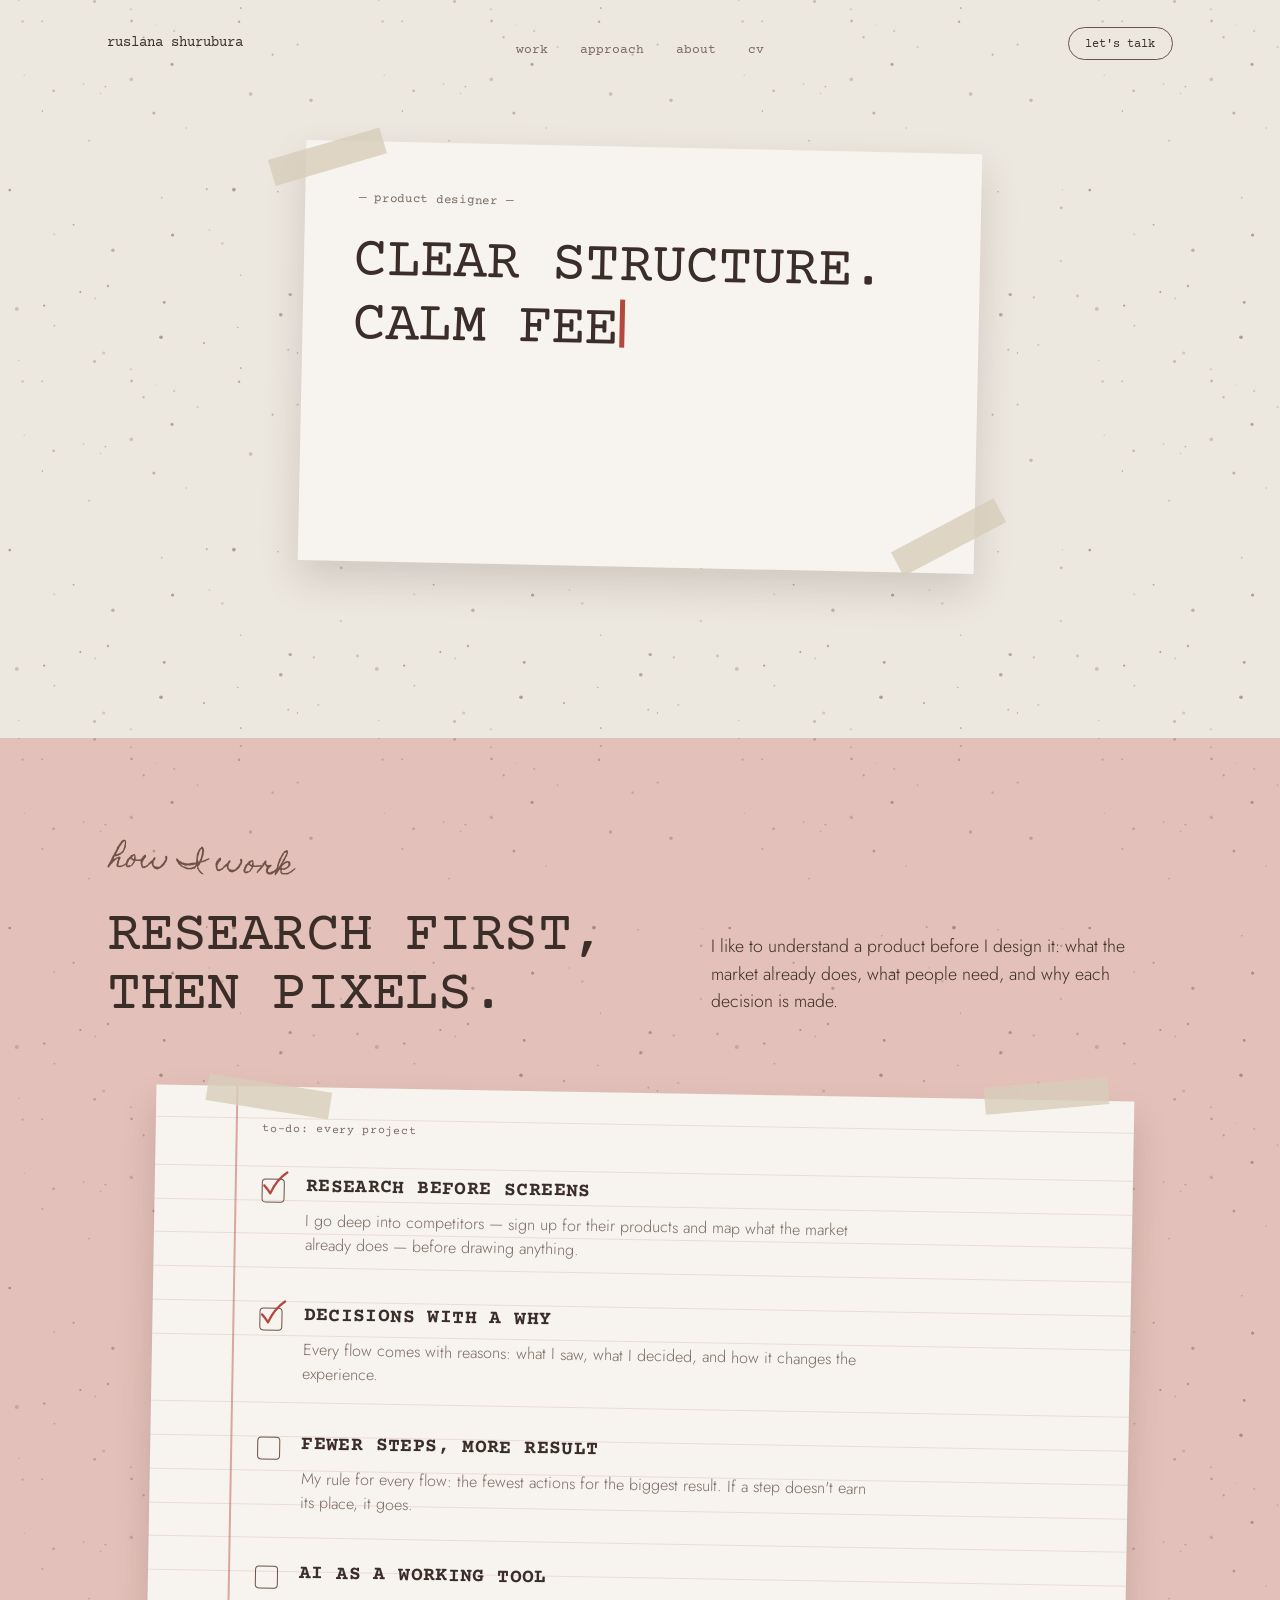
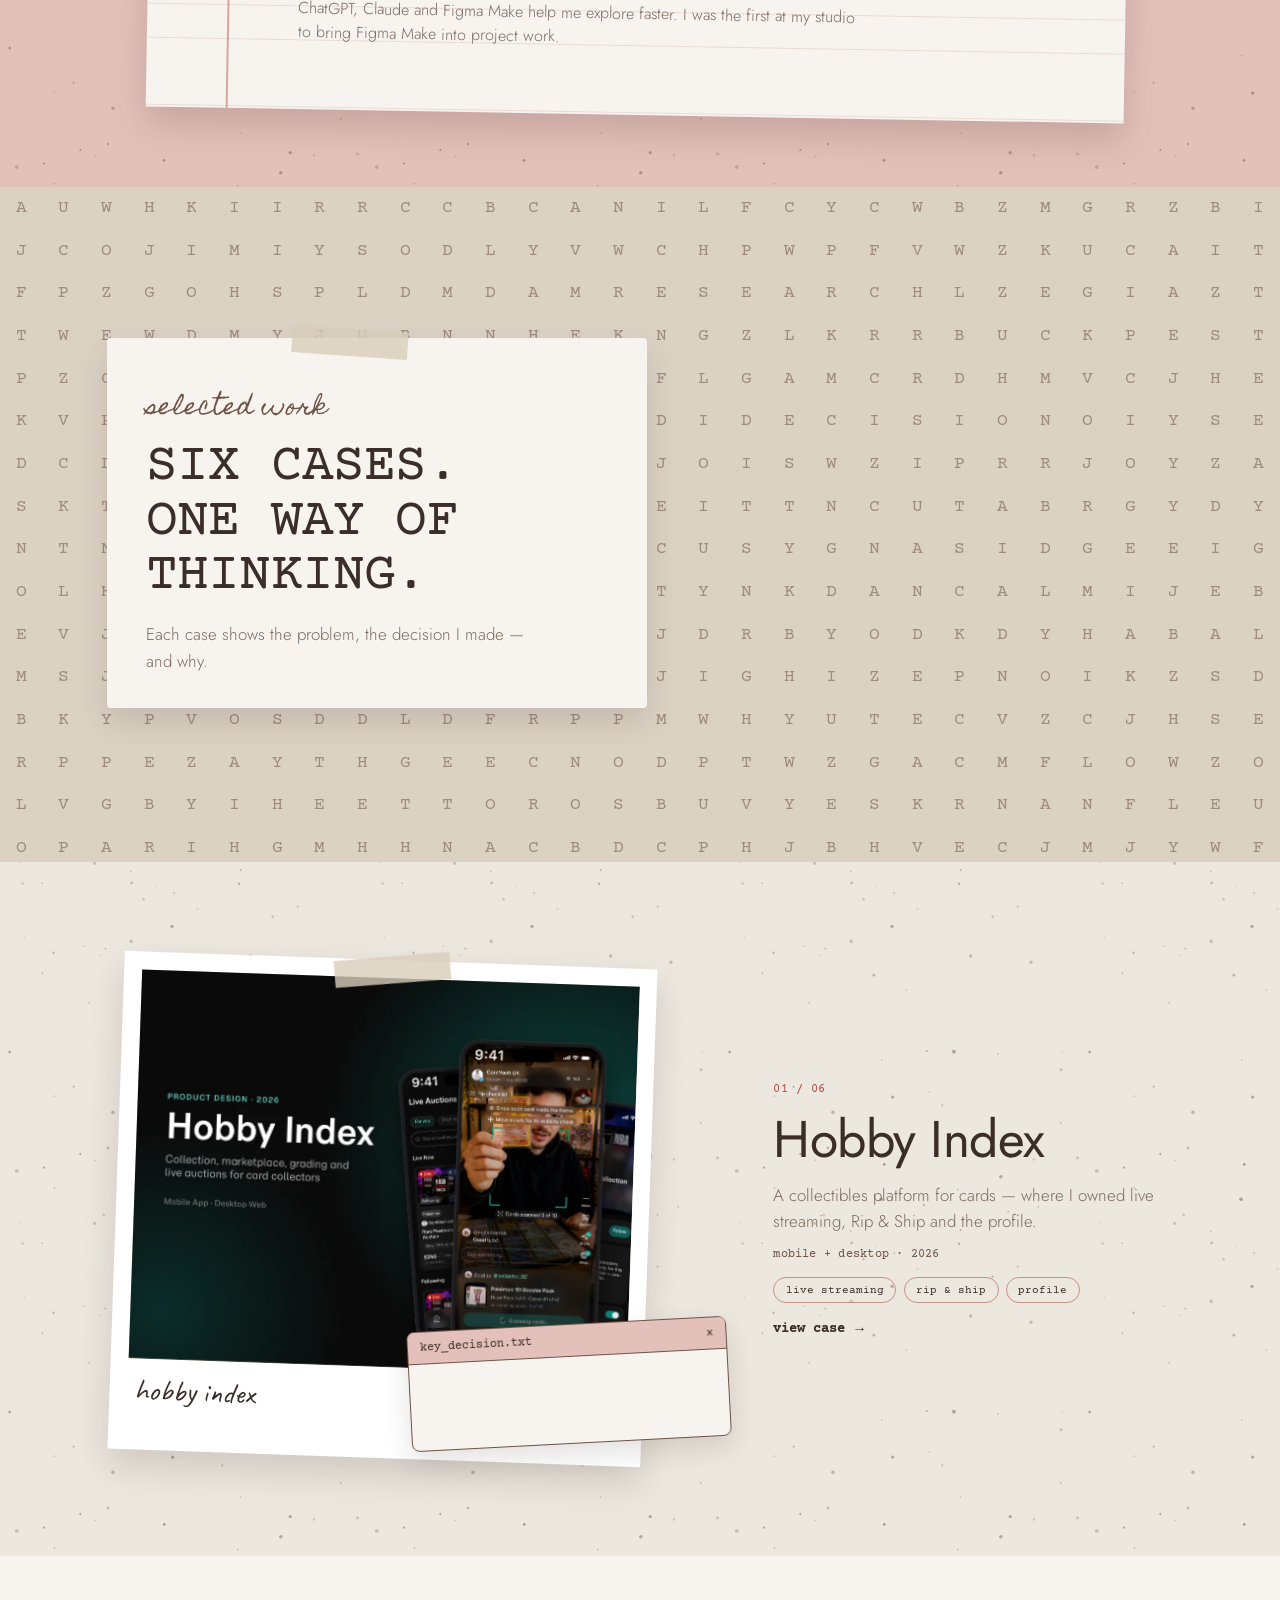
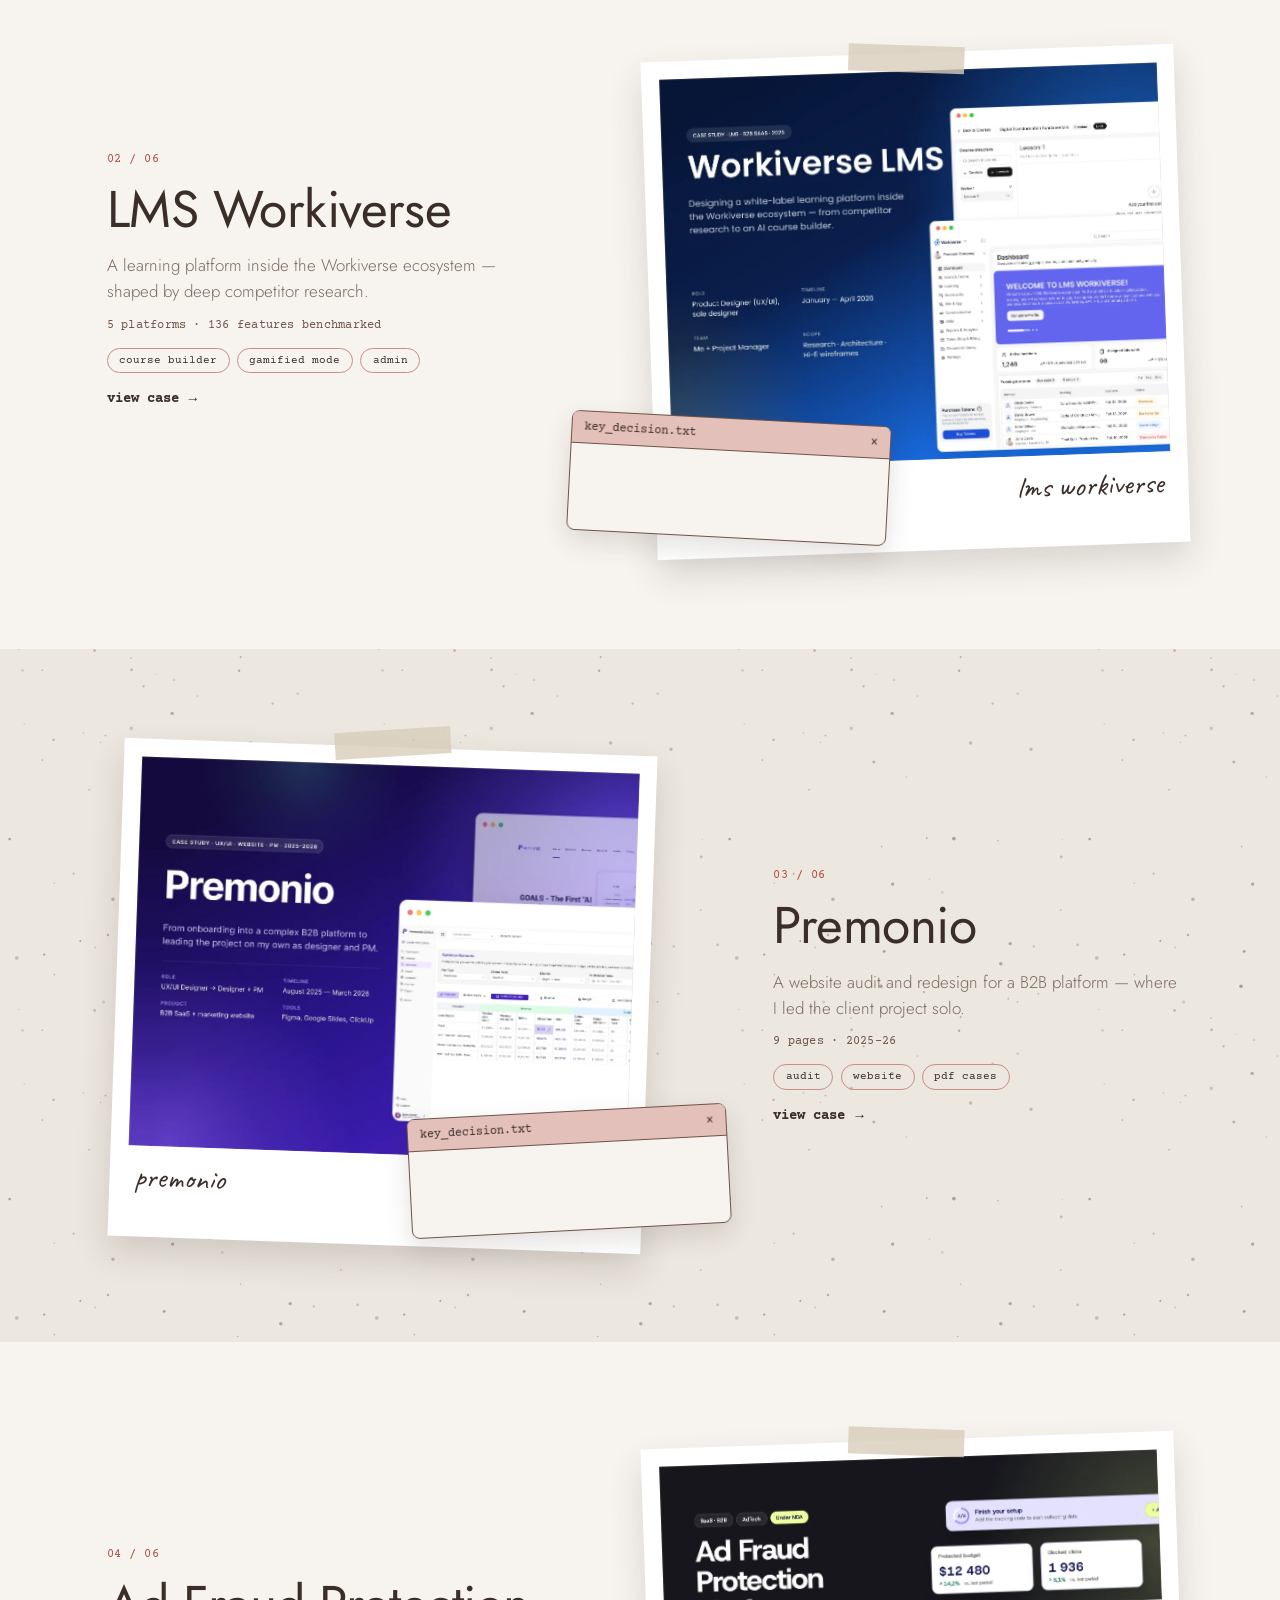
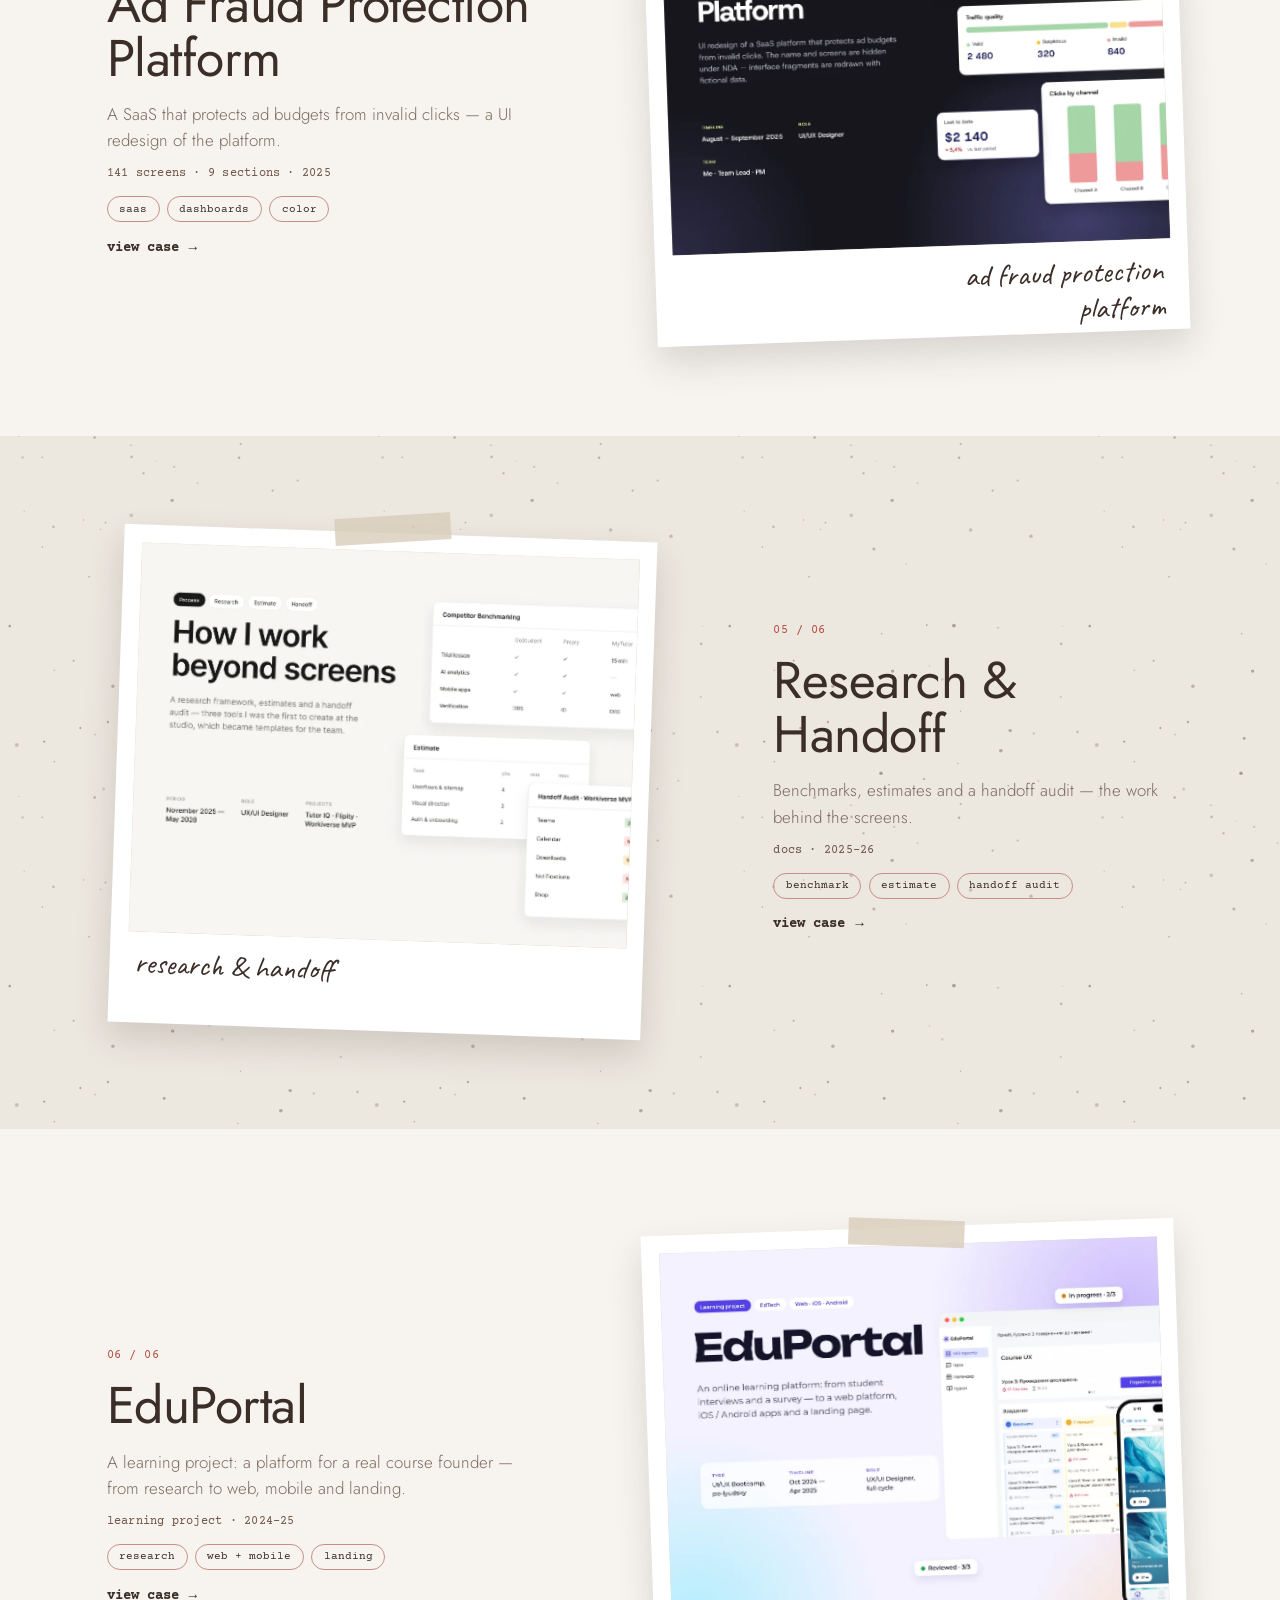
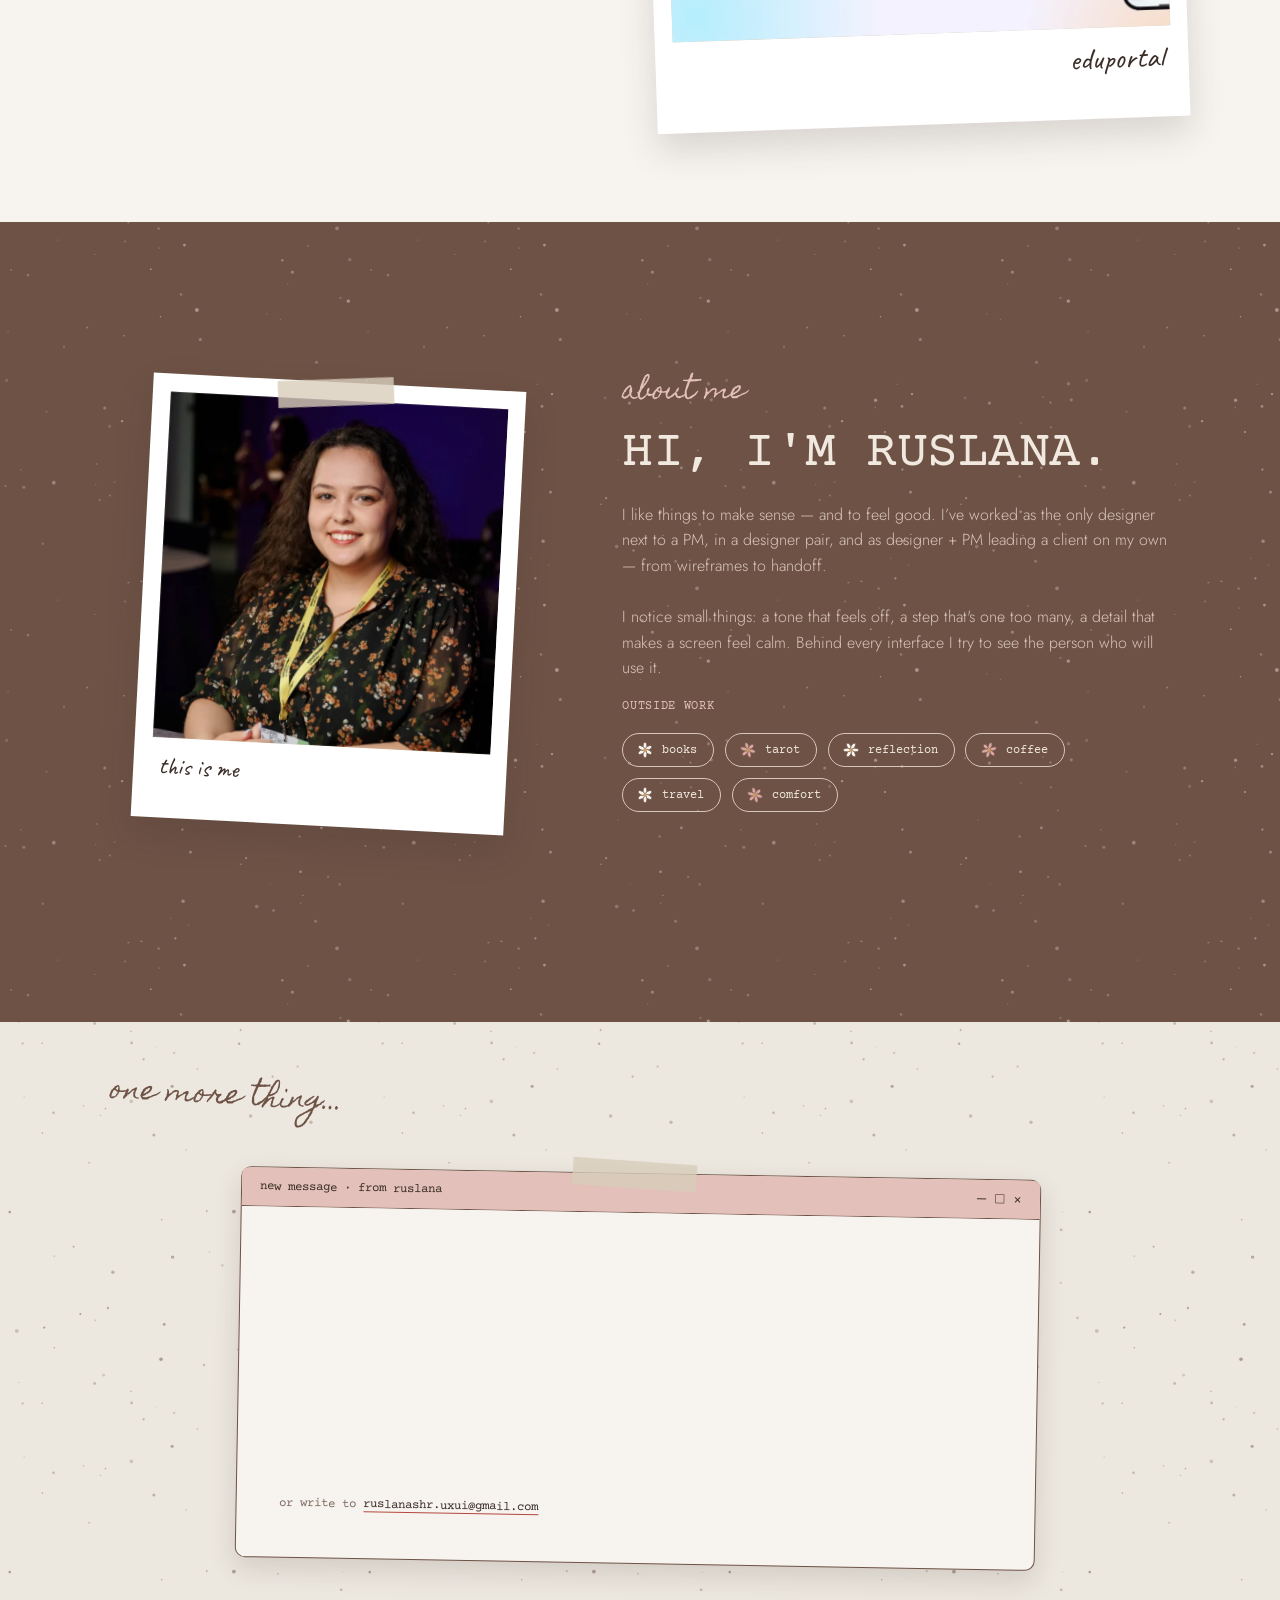
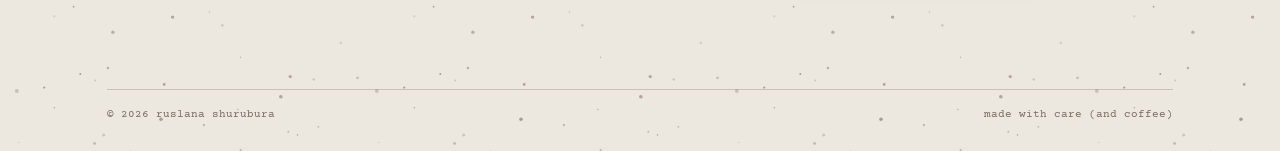
<file: index.html>
<!DOCTYPE html>
<html lang="en">
<head>
<meta charset="utf-8">
<meta name="viewport" content="width=device-width, initial-scale=1">
<title>Ruslana Shurubura — Product Designer</title>
<meta name="description" content="Ruslana Shurubura, product designer. Clear structure, calm feeling — six case studies from research to handoff.">
<meta property="og:title" content="Ruslana Shurubura — Product Designer">
<meta property="og:description" content="Clear structure. Calm feeling. Six case studies from research to handoff.">
<meta name="theme-color" content="#ECE7DF">
<link rel="icon" href="data:image/svg+xml,%3Csvg xmlns=%22http://www.w3.org/2000/svg%22 viewBox=%220 0 32 32%22%3E%3Crect width=%2232%22 height=%2232%22 rx=%226%22 fill=%22%23ECE7DF%22/%3E%3Ctext x=%2216%22 y=%2223%22 font-family=%22Courier New,monospace%22 font-size=%2220%22 text-anchor=%22middle%22 fill=%22%233B2E28%22%3Er%3C/text%3E%3Ccircle cx=%2224%22 cy=%2222%22 r=%222.4%22 fill=%22%23B4483E%22/%3E%3C/svg%3E">
<link rel="stylesheet" href="css/style.css?v=2611130857">
<script>document.documentElement.classList.add('js');if(!matchMedia('(prefers-reduced-motion: reduce)').matches)document.documentElement.classList.add('anim')</script>
</head>
<body>

<header class="nav">
  <div class="nav__in">
    <a class="nav__logo" href="#top">ruslana shurubura</a>
    <nav aria-label="Main"><ul class="nav__links">
      <li><a href="#work">work</a></li>
      <li><a href="#approach">approach</a></li>
      <li><a href="#about">about</a></li>
      <li><a href="cv/Ruslana_Shurubura.pdf" target="_blank" rel="noopener">cv</a></li>
    </ul></nav>
    <a class="btn nav__cta" href="#contact">let's talk</a>
  </div>
</header>

<main id="top">
  <!-- HERO · typewriter sheet -->
  <section class="sec hero bg-beige speck" aria-label="Intro">
    <div class="stage" style="--h:830">
      <span class="tape" style="--x:302;--y:180.5;--r:-16.3deg"></span>
      <div class="sheet abs" style="--x:340;--y:165;--w:760">
        <p class="label t-label">— product designer —</p>
        <h1 class="t-display" aria-label="Clear structure. Calm feeling." data-type>CLEAR STRUCTURE.<br><span class="calm draw" style="--dur:1.1s">CALM<svg viewBox="-4 -4 194 86" preserveAspectRatio="none" aria-hidden="true"><path d="M 3.73 38.75 C 2.09 4.31 85.73 -7.18 148.05 4.31 C 184.13 12.51 187.41 56.79 143.13 68.27 C 85.73 83.03 11.93 74.83 0.45 46.95 C -2.83 35.47 11.93 22.35 36.53 17.43"/></svg></span> FEELING.</h1>
        <p class="lead fade">I need a reason behind every screen — <br>and I care how people feel while using it.</p>
        <p class="sign write" style="--dur:1.5s" aria-label="Signature: Ruslana">Ruslana</p>
        <span class="tape" style="--x:667.6;--y:449.7;--r:-29deg"></span>
      </div>
      <p class="hero__note-wrap abs" style="--x:1120;--y:365;--w:180"><span class="hero__note t-caveat fade" style="display:inline-block">← this part<br>matters most</span></p>
      <div class="hero__btns abs fade" style="--x:0;--y:693">
        <a class="btn btn--fill" href="#work">see my work <span aria-hidden="true">↓</span></a>
        <a class="btn" href="#about">about me <span aria-hidden="true">→</span></a>
      </div>
    </div>
  </section>

  <!-- APPROACH · notebook -->
  <section class="sec approach bg-powder speck" id="approach" aria-labelledby="ap-title">
    <div class="stage" style="--h:1180">
      <p class="t-hand-apple abs fade" style="--x:124;--y:120;--w:260;transform:rotate(3deg)">how I work</p>
      <h2 id="ap-title" class="t-display ap__title abs fade" style="--x:120;--y:190;--w:720;--delay:.1s">RESEARCH FIRST,<br>THEN PIXELS.</h2>
      <p class="t-body ap__lead abs fade" style="--x:800;--y:220;--w:520;--delay:.2s">I like to understand a product before I design it: what the market already does, what people need, and why each decision is made.</p>
      <div class="notebook abs" style="--x:170;--y:400;--w:1100">
        <span class="tape" style="--x:60;--y:-14;--r:8deg;--tw:140"></span>
        <span class="tape" style="--x:930;--y:-12;--r:-6deg;--tw:140"></span>
        <p class="label t-label">to-do: every project</p>
        <ul class="todo">
          <li>
            <span class="box draw" style="--dur:.45s" aria-hidden="true"><svg viewBox="0 0 30 26"><path d="M4 15 C7 18 9 21 11 24 C15 15 21 6 30 0"/></svg></span>
            <h3>RESEARCH BEFORE SCREENS</h3>
            
            <p>I go deep into competitors — sign up for their products and map what the market already does — before drawing anything.</p>
          </li>
          <li>
            <span class="box draw" style="--dur:.45s" aria-hidden="true"><svg viewBox="0 0 30 26"><path d="M4 15 C7 18 9 21 11 24 C15 15 21 6 30 0"/></svg></span>
            <h3>DECISIONS WITH A WHY</h3>
            
            <p>Every flow comes with reasons: what I saw, what I decided, and how it changes the experience.</p>
          </li>
          <li>
            <span class="box draw" style="--dur:.45s" aria-hidden="true"><svg viewBox="0 0 30 26"><path d="M4 15 C7 18 9 21 11 24 C15 15 21 6 30 0"/></svg></span>
            <h3>FEWER STEPS, MORE RESULT</h3>
            <span class="fav t-caveat write" style="--dur:1s">my favourite ♡</span>
            <p>My rule for every flow: the fewest actions for the biggest result. If a step doesn&#x27;t earn its place, it goes.</p>
          </li>
          <li>
            <span class="box draw" style="--dur:.45s" aria-hidden="true"><svg viewBox="0 0 30 26"><path d="M4 15 C7 18 9 21 11 24 C15 15 21 6 30 0"/></svg></span>
            <h3>AI AS A WORKING TOOL</h3>
            
            <p>ChatGPT, Claude and Figma Make help me explore faster. I was the first at my studio to bring Figma Make into project work.</p>
          </li>
        </ul>
      </div>
    </div>
  </section>

  <!-- WORK INTRO · letter board -->
  <section class="sec work bg-oat" id="work" aria-labelledby="work-title">
    <div class="stage" style="--h:760">
      <div class="board" aria-hidden="true"></div>
      <div class="intro-card abs" style="--x:120;--y:170;--w:608">
        <span class="tape" style="--x:210;--y:-14;--r:4deg"></span>
        <p class="t-hand-apple">selected work</p>
        <h2 id="work-title" class="t-display">SIX CASES.<br>ONE WAY OF<br>THINKING.</h2>
        <p class="t-body">Each case shows the problem, the decision I made — and why.</p>
      </div>
    </div>
  </section>

  <section class="sec case bg-beige speck" id="case-hobby-index" aria-labelledby="t-hobby-index">
    <div class="stage" style="--h:780">
      <a class="case-link" href="case/hobby-index.html" aria-hidden="true" tabindex="-1">
        <figure class="polaroid develop abs" style="--x:130;--y:110;--w:600;--r:2deg">
          <span class="tape" style="--r:-6.5deg;--y:3"></span>
          <div class="photo"><img src="img/c1.webp" alt="Hobby Index — mobile live auction screens" width="1120" height="876" loading="lazy" decoding="async"></div>
          <figcaption>hobby index</figcaption>
        </figure>
      </a>
      <div class="win pop abs" style="--x:460;--y:520;--w:360;--r:-3deg" role="note" aria-label="Key decision">
        <div class="win__bar"><span>key_decision.txt</span><b aria-hidden="true">×</b></div>
        <div class="win__body"><span class="write" style="display:block">Rip &amp; Ship as its own flow:</span><span class="write" style="display:block">pack → box → case.</span></div>
      </div>
      <div class="case-text abs" style="--x:870;--y:247;--w:480">
        <p class="num fade">01 / 06</p>
        <h2 id="t-hobby-index" class="fade" style="--delay:.1s">Hobby Index</h2>
        <p class="t-body fade" style="--delay:.2s">A collectibles platform for cards — where I owned live streaming, Rip &amp; Ship and the profile.</p>
        <p class="meta fade" style="--delay:.3s">mobile + desktop · 2026</p>
        <ul class="chips fade" style="--delay:.35s" aria-label="Focus"><li>live streaming</li><li>rip &amp; ship</li><li>profile</li></ul>
        <a class="view fade" style="--delay:.45s" href="case/hobby-index.html">view case <i aria-hidden="true">→</i></a>
      </div>
    </div>
  </section>
  <section class="sec case flip bg-paper" id="case-lms-workiverse" aria-labelledby="t-lms-workiverse">
    <div class="stage" style="--h:780">
      <a class="case-link" href="case/lms-workiverse.html" aria-hidden="true" tabindex="-1">
        <figure class="polaroid develop abs" style="--x:730;--y:110;--w:600;--r:-2deg">
          <span class="tape" style="--r:4deg;--y:-14"></span>
          <div class="photo"><img src="img/c2.webp" alt="Workiverse LMS — course builder and dashboard screens" width="1120" height="876" loading="lazy" decoding="async"></div>
          <figcaption>lms workiverse</figcaption>
        </figure>
      </a>
      <div class="win pop abs" style="--x:640;--y:520;--w:360;--r:3deg" role="note" aria-label="Key decision">
        <div class="win__bar"><span>key_decision.txt</span><b aria-hidden="true">×</b></div>
        <div class="win__body"><span class="write" style="display:block">Two ways to start a course:</span><span class="write" style="display:block">Quick start or Full control.</span></div>
      </div>
      <div class="case-text abs" style="--x:120;--y:221;--w:480">
        <p class="num fade">02 / 06</p>
        <h2 id="t-lms-workiverse" class="fade" style="--delay:.1s">LMS Workiverse</h2>
        <p class="t-body fade" style="--delay:.2s">A learning platform inside the Workiverse ecosystem — shaped by deep competitor research.</p>
        <p class="meta fade" style="--delay:.3s">5 platforms · 136 features benchmarked</p>
        <ul class="chips fade" style="--delay:.35s" aria-label="Focus"><li>course builder</li><li>gamified mode</li><li>admin</li></ul>
        <a class="view fade" style="--delay:.45s" href="case/lms-workiverse.html">view case <i aria-hidden="true">→</i></a>
      </div>
    </div>
  </section>
  <section class="sec case bg-beige speck" id="case-premonio" aria-labelledby="t-premonio">
    <div class="stage" style="--h:780">
      <a class="case-link" href="case/premonio.html" aria-hidden="true" tabindex="-1">
        <figure class="polaroid develop abs" style="--x:130;--y:110;--w:600;--r:2deg">
          <span class="tape" style="--r:-5.5deg;--y:-14"></span>
          <div class="photo"><img src="img/c3.webp" alt="Premonio — website and Optimize screen" width="1120" height="876" loading="lazy" decoding="async"></div>
          <figcaption>premonio</figcaption>
        </figure>
      </a>
      <div class="win pop abs" style="--x:460;--y:520;--w:360;--r:-3deg" role="note" aria-label="Key decision">
        <div class="win__bar"><span>key_decision.txt</span><b aria-hidden="true">×</b></div>
        <div class="win__body"><span class="write" style="display:block">Designer + PM in one role:</span><span class="write" style="display:block">calls, summaries, tasks, estimates.</span></div>
      </div>
      <div class="case-text abs" style="--x:870;--y:247;--w:480">
        <p class="num fade">03 / 06</p>
        <h2 id="t-premonio" class="fade" style="--delay:.1s">Premonio</h2>
        <p class="t-body fade" style="--delay:.2s">A website audit and redesign for a B2B platform — where I led the client project solo.</p>
        <p class="meta fade" style="--delay:.3s">9 pages · 2025–26</p>
        <ul class="chips fade" style="--delay:.35s" aria-label="Focus"><li>audit</li><li>website</li><li>pdf cases</li></ul>
        <a class="view fade" style="--delay:.45s" href="case/premonio.html">view case <i aria-hidden="true">→</i></a>
      </div>
    </div>
  </section>
  <section class="sec case flip bg-paper" id="case-ad-fraud-protection" aria-labelledby="t-ad-fraud-protection">
    <div class="stage" style="--h:780">
      <a class="case-link" href="case/ad-fraud-protection.html" aria-hidden="true" tabindex="-1">
        <figure class="polaroid develop abs" style="--x:730;--y:110;--w:600;--r:-2deg">
          <span class="tape" style="--r:4deg;--y:-18"></span>
          <div class="photo"><img src="img/c4.webp" alt="Ad Fraud Protection Platform — redrawn dashboard widgets" width="1120" height="876" loading="lazy" decoding="async"></div>
          <figcaption>ad fraud protection<br>platform</figcaption>
        </figure>
      </a>
      <div class="win pop abs" style="--x:640;--y:520;--w:360;--r:3deg" role="note" aria-label="Key decision">
        <div class="win__bar"><span>key_decision.txt</span><b aria-hidden="true">×</b></div>
        <div class="win__body"><span class="write" style="display:block">A calmer data palette —</span><span class="write" style="display:block">the client chose my scheme.</span></div>
      </div>
      <div class="case-text abs" style="--x:120;--y:230;--w:480">
        <p class="num fade">04 / 06</p>
        <h2 id="t-ad-fraud-protection" class="fade" style="--delay:.1s">Ad Fraud Protection Platform</h2>
        <p class="t-body fade" style="--delay:.2s">A SaaS that protects ad budgets from invalid clicks — a UI redesign of the platform.</p>
        <p class="meta fade" style="--delay:.3s">141 screens · 9 sections · 2025</p>
        <ul class="chips fade" style="--delay:.35s" aria-label="Focus"><li>saas</li><li>dashboards</li><li>color</li></ul>
        <a class="view fade" style="--delay:.45s" href="case/ad-fraud-protection.html">view case <i aria-hidden="true">→</i></a>
      </div>
    </div>
  </section>
  <section class="sec case bg-beige speck" id="case-research-handoff" aria-labelledby="t-research-handoff">
    <div class="stage" style="--h:780">
      <a class="case-link" href="case/research-handoff.html" aria-hidden="true" tabindex="-1">
        <figure class="polaroid develop abs" style="--x:130;--y:110;--w:600;--r:2deg">
          <span class="tape" style="--r:-5.5deg;--y:-14"></span>
          <div class="photo"><img src="img/c5.webp" alt="Research &amp; Handoff — benchmark, estimate and audit documents" width="1120" height="876" loading="lazy" decoding="async"></div>
          <figcaption>research &amp; handoff</figcaption>
        </figure>
      </a>
      <div class="win pop abs" style="--x:460;--y:520;--w:360;--r:-3deg" role="note" aria-label="Key decision">
        <div class="win__bar"><span>key_decision.txt</span><b aria-hidden="true">×</b></div>
        <div class="win__body"><span class="write" style="display:block">Audit every module before handoff:</span><span class="write" style="display:block">19 modules, 182 UX + 241 UI notes.</span></div>
      </div>
      <div class="case-text abs" style="--x:870;--y:211;--w:480">
        <p class="num fade">05 / 06</p>
        <h2 id="t-research-handoff" class="fade" style="--delay:.1s">Research &amp; Handoff</h2>
        <p class="t-body fade" style="--delay:.2s">Benchmarks, estimates and a handoff audit — the work behind the screens.</p>
        <p class="meta fade" style="--delay:.3s">docs · 2025–26</p>
        <ul class="chips fade" style="--delay:.35s" aria-label="Focus"><li>benchmark</li><li>estimate</li><li>handoff audit</li></ul>
        <a class="view fade" style="--delay:.45s" href="case/research-handoff.html">view case <i aria-hidden="true">→</i></a>
      </div>
    </div>
  </section>
  <section class="sec case flip bg-paper" id="case-eduportal" aria-labelledby="t-eduportal">
    <div class="stage" style="--h:780">
      <a class="case-link" href="case/eduportal.html" aria-hidden="true" tabindex="-1">
        <figure class="polaroid develop abs" style="--x:730;--y:110;--w:600;--r:-2deg">
          <span class="tape" style="--r:4deg;--y:-14"></span>
          <div class="photo"><img src="img/c6.webp" alt="EduPortal — web platform and mobile app screens" width="1120" height="876" loading="lazy" decoding="async"></div>
          <figcaption>eduportal</figcaption>
        </figure>
      </a>
      <div class="win pop abs" style="--x:638;--y:520;--w:360;--r:3deg" role="note" aria-label="Key decision">
        <div class="win__bar"><span>key_decision.txt</span><b aria-hidden="true">×</b></div>
        <div class="win__body"><span class="write" style="display:block">MoSCoW first: progress &amp; reminders</span><span class="write" style="display:block">are Must — achievements can wait.</span></div>
      </div>
      <div class="case-text abs" style="--x:120;--y:247;--w:480">
        <p class="num fade">06 / 06</p>
        <h2 id="t-eduportal" class="fade" style="--delay:.1s">EduPortal</h2>
        <p class="t-body fade" style="--delay:.2s">A learning project: a platform for a real course founder — from research to web, mobile and landing.</p>
        <p class="meta fade" style="--delay:.3s">learning project · 2024–25</p>
        <ul class="chips fade" style="--delay:.35s" aria-label="Focus"><li>research</li><li>web + mobile</li><li>landing</li></ul>
        <a class="view fade" style="--delay:.45s" href="case/eduportal.html">view case <i aria-hidden="true">→</i></a>
      </div>
    </div>
  </section>

  <!-- ABOUT -->
  <section class="sec about bg-cocoa speck-light" id="about" aria-labelledby="about-title">
    <div class="stage" style="--h:900">
      <figure class="polaroid develop abs" style="--x:160;--y:180;--w:420;--r:3deg">
        <span class="tape" style="--x:140;--y:2.3;--r:-5deg"></span>
        <div class="photo"><img src="img/me.webp" alt="Ruslana Shurubura" width="532" height="546" loading="lazy" decoding="async"></div>
        <figcaption>this is me</figcaption>
      </figure>
      <div class="about-text abs" style="--x:700;--y:170;--w:620">
        <p class="t-hand-apple fade">about me</p>
        <h2 id="about-title" class="fade" style="--delay:.1s">HI, I'M RUSLANA.</h2>
        <p class="t-body fade" style="--delay:.2s">I like things to make sense — and to feel good. I’ve worked as the only designer next to a PM, in a designer pair, and as designer + PM leading a client on my own — from wireframes to handoff.</p>
        <p class="t-body fade" style="--delay:.3s">I notice small things: a tone that feels off, a step that's one too many, a detail that makes a screen feel calm. Behind every interface I try to see the person who will use it.</p>
        <p class="label t-label fade" style="--delay:.4s">OUTSIDE WORK</p>
        <ul class="likes fade" style="--delay:.5s"><li><svg viewBox="0 0 18 18" aria-hidden="true"><ellipse cx="9" cy="4.6" rx="2.1" ry="4.3" transform="rotate(0 9 9)" fill="#F7F4EF" stroke="#6E5246" stroke-width=".8"/><ellipse cx="9" cy="4.6" rx="2.1" ry="4.3" transform="rotate(60 9 9)" fill="#F7F4EF" stroke="#6E5246" stroke-width=".8"/><ellipse cx="9" cy="4.6" rx="2.1" ry="4.3" transform="rotate(120 9 9)" fill="#F7F4EF" stroke="#6E5246" stroke-width=".8"/><ellipse cx="9" cy="4.6" rx="2.1" ry="4.3" transform="rotate(180 9 9)" fill="#F7F4EF" stroke="#6E5246" stroke-width=".8"/><ellipse cx="9" cy="4.6" rx="2.1" ry="4.3" transform="rotate(240 9 9)" fill="#F7F4EF" stroke="#6E5246" stroke-width=".8"/><ellipse cx="9" cy="4.6" rx="2.1" ry="4.3" transform="rotate(300 9 9)" fill="#F7F4EF" stroke="#6E5246" stroke-width=".8"/><circle cx="9" cy="9" r="2" fill="#C99A5B"/></svg>books</li><li><svg viewBox="0 0 18 18" aria-hidden="true"><ellipse cx="9" cy="4.6" rx="2.1" ry="4.3" transform="rotate(-15 9 9)" fill="#D9A6A0" stroke="#6E5246" stroke-width=".8"/><ellipse cx="9" cy="4.6" rx="2.1" ry="4.3" transform="rotate(45 9 9)" fill="#D9A6A0" stroke="#6E5246" stroke-width=".8"/><ellipse cx="9" cy="4.6" rx="2.1" ry="4.3" transform="rotate(105 9 9)" fill="#D9A6A0" stroke="#6E5246" stroke-width=".8"/><ellipse cx="9" cy="4.6" rx="2.1" ry="4.3" transform="rotate(165 9 9)" fill="#D9A6A0" stroke="#6E5246" stroke-width=".8"/><ellipse cx="9" cy="4.6" rx="2.1" ry="4.3" transform="rotate(225 9 9)" fill="#D9A6A0" stroke="#6E5246" stroke-width=".8"/><ellipse cx="9" cy="4.6" rx="2.1" ry="4.3" transform="rotate(285 9 9)" fill="#D9A6A0" stroke="#6E5246" stroke-width=".8"/><circle cx="9" cy="9" r="2" fill="#C99A5B"/></svg>tarot</li><li><svg viewBox="0 0 18 18" aria-hidden="true"><ellipse cx="9" cy="4.6" rx="2.1" ry="4.3" transform="rotate(-30 9 9)" fill="#F7F4EF" stroke="#6E5246" stroke-width=".8"/><ellipse cx="9" cy="4.6" rx="2.1" ry="4.3" transform="rotate(30 9 9)" fill="#F7F4EF" stroke="#6E5246" stroke-width=".8"/><ellipse cx="9" cy="4.6" rx="2.1" ry="4.3" transform="rotate(90 9 9)" fill="#F7F4EF" stroke="#6E5246" stroke-width=".8"/><ellipse cx="9" cy="4.6" rx="2.1" ry="4.3" transform="rotate(150 9 9)" fill="#F7F4EF" stroke="#6E5246" stroke-width=".8"/><ellipse cx="9" cy="4.6" rx="2.1" ry="4.3" transform="rotate(210 9 9)" fill="#F7F4EF" stroke="#6E5246" stroke-width=".8"/><ellipse cx="9" cy="4.6" rx="2.1" ry="4.3" transform="rotate(270 9 9)" fill="#F7F4EF" stroke="#6E5246" stroke-width=".8"/><circle cx="9" cy="9" r="2" fill="#C99A5B"/></svg>reflection</li><li><svg viewBox="0 0 18 18" aria-hidden="true"><ellipse cx="9" cy="4.6" rx="2.1" ry="4.3" transform="rotate(-45 9 9)" fill="#D9A6A0" stroke="#6E5246" stroke-width=".8"/><ellipse cx="9" cy="4.6" rx="2.1" ry="4.3" transform="rotate(15 9 9)" fill="#D9A6A0" stroke="#6E5246" stroke-width=".8"/><ellipse cx="9" cy="4.6" rx="2.1" ry="4.3" transform="rotate(75 9 9)" fill="#D9A6A0" stroke="#6E5246" stroke-width=".8"/><ellipse cx="9" cy="4.6" rx="2.1" ry="4.3" transform="rotate(135 9 9)" fill="#D9A6A0" stroke="#6E5246" stroke-width=".8"/><ellipse cx="9" cy="4.6" rx="2.1" ry="4.3" transform="rotate(195 9 9)" fill="#D9A6A0" stroke="#6E5246" stroke-width=".8"/><ellipse cx="9" cy="4.6" rx="2.1" ry="4.3" transform="rotate(255 9 9)" fill="#D9A6A0" stroke="#6E5246" stroke-width=".8"/><circle cx="9" cy="9" r="2" fill="#C99A5B"/></svg>coffee</li><li><svg viewBox="0 0 18 18" aria-hidden="true"><ellipse cx="9" cy="4.6" rx="2.1" ry="4.3" transform="rotate(0 9 9)" fill="#F7F4EF" stroke="#6E5246" stroke-width=".8"/><ellipse cx="9" cy="4.6" rx="2.1" ry="4.3" transform="rotate(60 9 9)" fill="#F7F4EF" stroke="#6E5246" stroke-width=".8"/><ellipse cx="9" cy="4.6" rx="2.1" ry="4.3" transform="rotate(120 9 9)" fill="#F7F4EF" stroke="#6E5246" stroke-width=".8"/><ellipse cx="9" cy="4.6" rx="2.1" ry="4.3" transform="rotate(180 9 9)" fill="#F7F4EF" stroke="#6E5246" stroke-width=".8"/><ellipse cx="9" cy="4.6" rx="2.1" ry="4.3" transform="rotate(240 9 9)" fill="#F7F4EF" stroke="#6E5246" stroke-width=".8"/><ellipse cx="9" cy="4.6" rx="2.1" ry="4.3" transform="rotate(300 9 9)" fill="#F7F4EF" stroke="#6E5246" stroke-width=".8"/><circle cx="9" cy="9" r="2" fill="#C99A5B"/></svg>travel</li><li><svg viewBox="0 0 18 18" aria-hidden="true"><ellipse cx="9" cy="4.6" rx="2.1" ry="4.3" transform="rotate(-15 9 9)" fill="#D9A6A0" stroke="#6E5246" stroke-width=".8"/><ellipse cx="9" cy="4.6" rx="2.1" ry="4.3" transform="rotate(45 9 9)" fill="#D9A6A0" stroke="#6E5246" stroke-width=".8"/><ellipse cx="9" cy="4.6" rx="2.1" ry="4.3" transform="rotate(105 9 9)" fill="#D9A6A0" stroke="#6E5246" stroke-width=".8"/><ellipse cx="9" cy="4.6" rx="2.1" ry="4.3" transform="rotate(165 9 9)" fill="#D9A6A0" stroke="#6E5246" stroke-width=".8"/><ellipse cx="9" cy="4.6" rx="2.1" ry="4.3" transform="rotate(225 9 9)" fill="#D9A6A0" stroke="#6E5246" stroke-width=".8"/><ellipse cx="9" cy="4.6" rx="2.1" ry="4.3" transform="rotate(285 9 9)" fill="#D9A6A0" stroke="#6E5246" stroke-width=".8"/><circle cx="9" cy="9" r="2" fill="#C99A5B"/></svg>comfort</li></ul>
      </div>
    </div>
  </section>

  <!-- CONTACT -->
  <section class="sec contact bg-beige speck" id="contact" aria-labelledby="contact-title">
    <div class="stage" style="--h:820">
      <p class="t-hand-apple abs fade" style="--x:124;--y:62;--w:300;transform:rotate(3deg)">one more thing…</p>
      <div class="win mail pop abs" style="--x:268;--y:170;--w:900;--r:1deg">
        <span class="tape" style="--x:372;--y:-18;--r:3deg;--tw:140"></span>
        <div class="win__bar"><span>new message · from ruslana</span><b aria-hidden="true">— □ ×</b></div>
        <div class="mail__body">
          <h2 id="contact-title" class="t-display" aria-label="Let's start a new page."><span data-type>LET'S START</span><span class="new write" style="--dur:1.4s">a new page.</span></h2>
          <p class="t-body fade">Have a product that needs a calmer flow — or just want to say hi? Send me a note.</p>
          <div class="mail__btns fade" style="--delay:.15s">
            <a class="btn btn--fill" href="mailto:ruslanashr.uxui@gmail.com" data-copy="ruslanashr.uxui@gmail.com">reply by email <span aria-hidden="true">→</span></a>
            <a class="btn" href="https://www.linkedin.com/in/ruslanashr/" target="_blank" rel="noopener">linkedin <span aria-hidden="true">→</span></a>
            <a class="btn" href="cv/Ruslana_Shurubura.pdf" target="_blank" rel="noopener" download>download cv <span aria-hidden="true">↓</span></a>
          </div>
          <p class="mail__addr">or write to <a href="mailto:ruslanashr.uxui@gmail.com">ruslanashr.uxui@gmail.com</a></p>
        </div>
      </div>
      <footer class="foot abs" style="--x:120;--y:750;--w:1200">
        <span>© 2026 ruslana shurubura</span><span>made with care (and coffee)</span>
      </footer>
    </div>
  </section>
</main>

<script src="js/main.js?v=2611130857" defer></script>
</body>
</html>
</file>
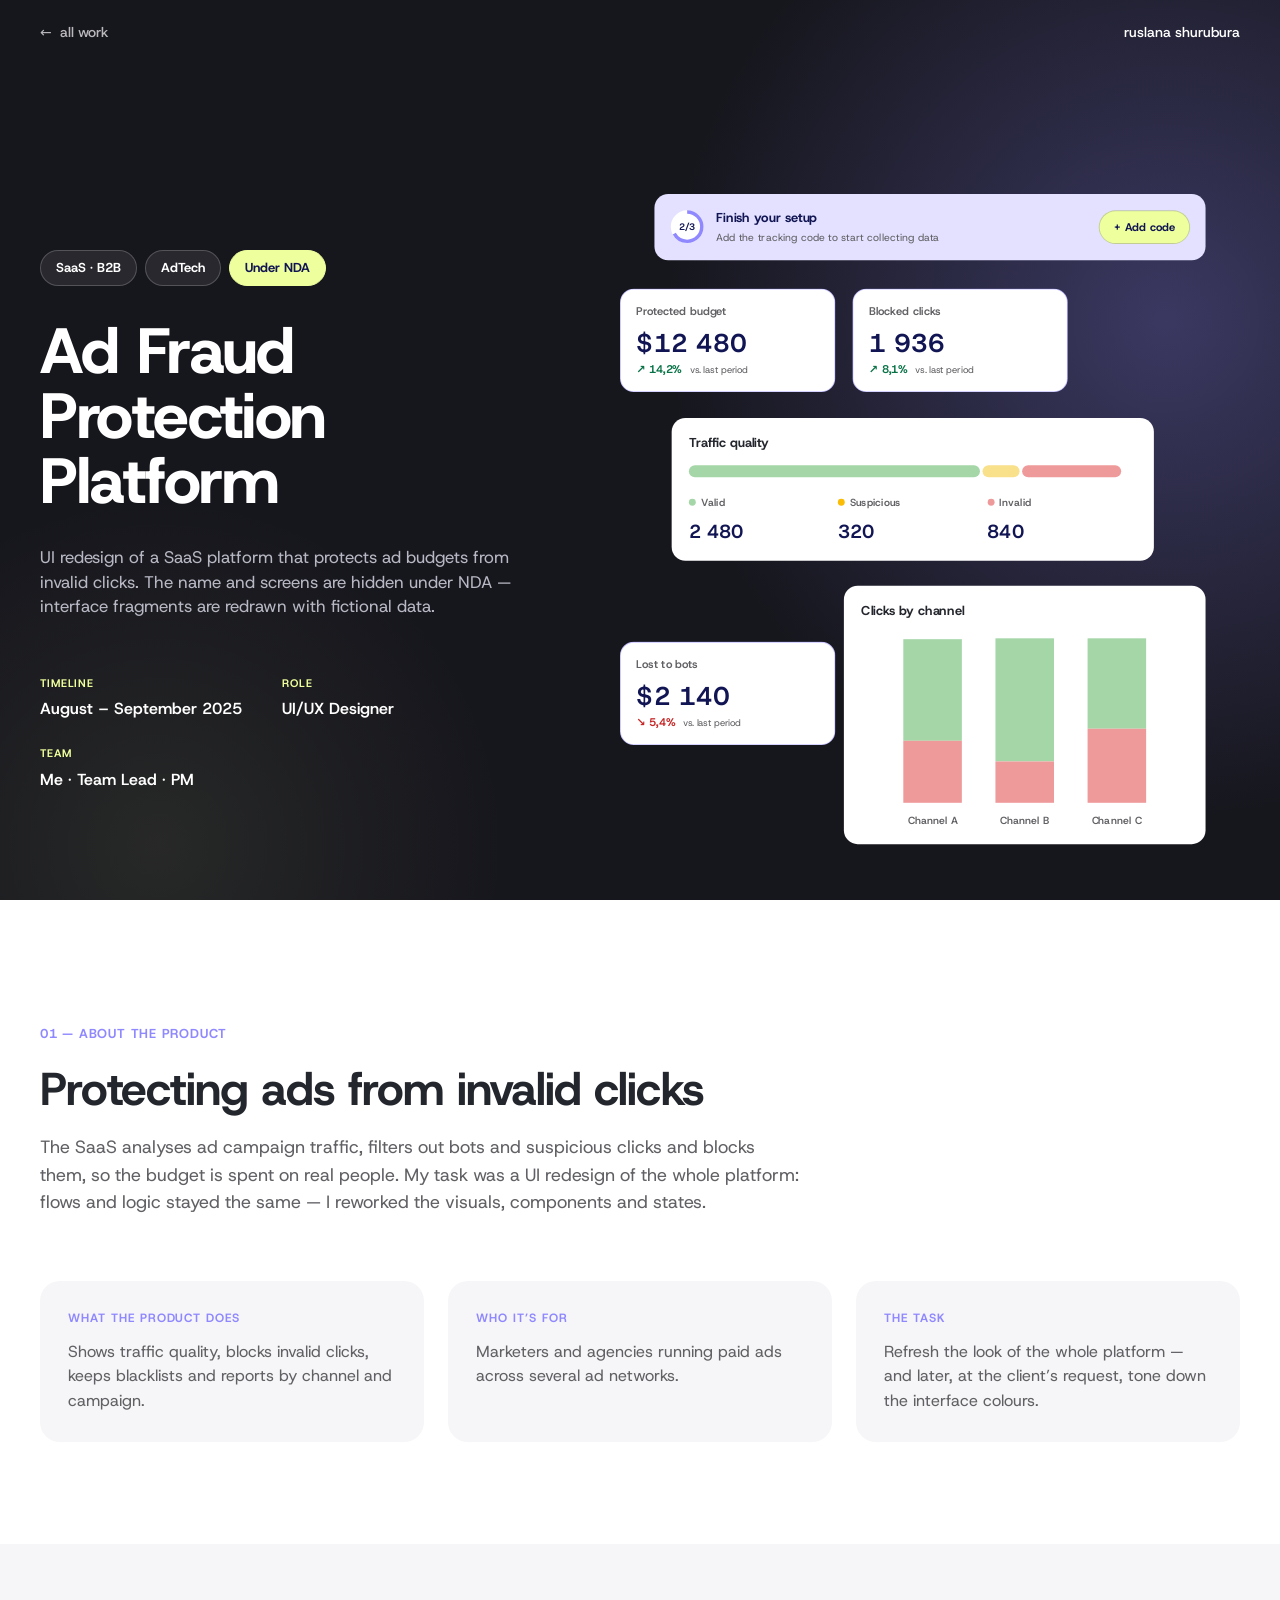
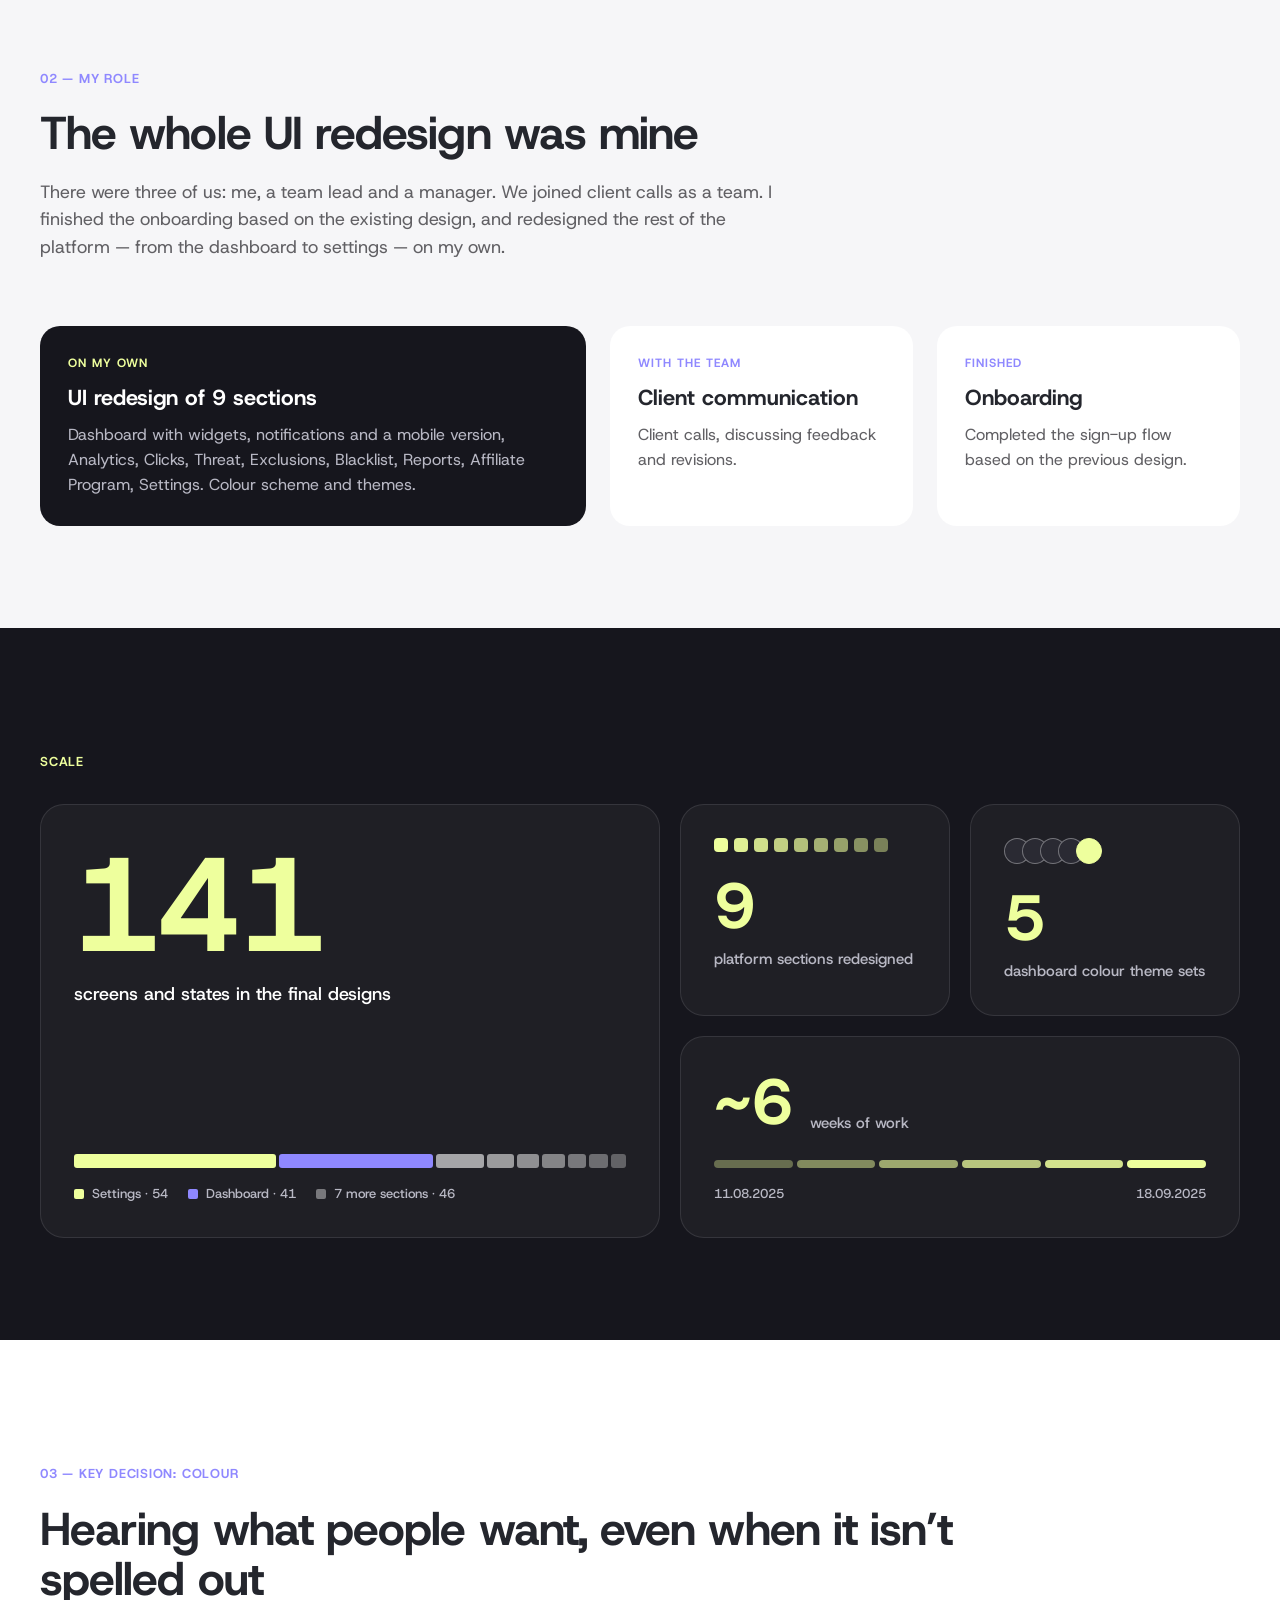
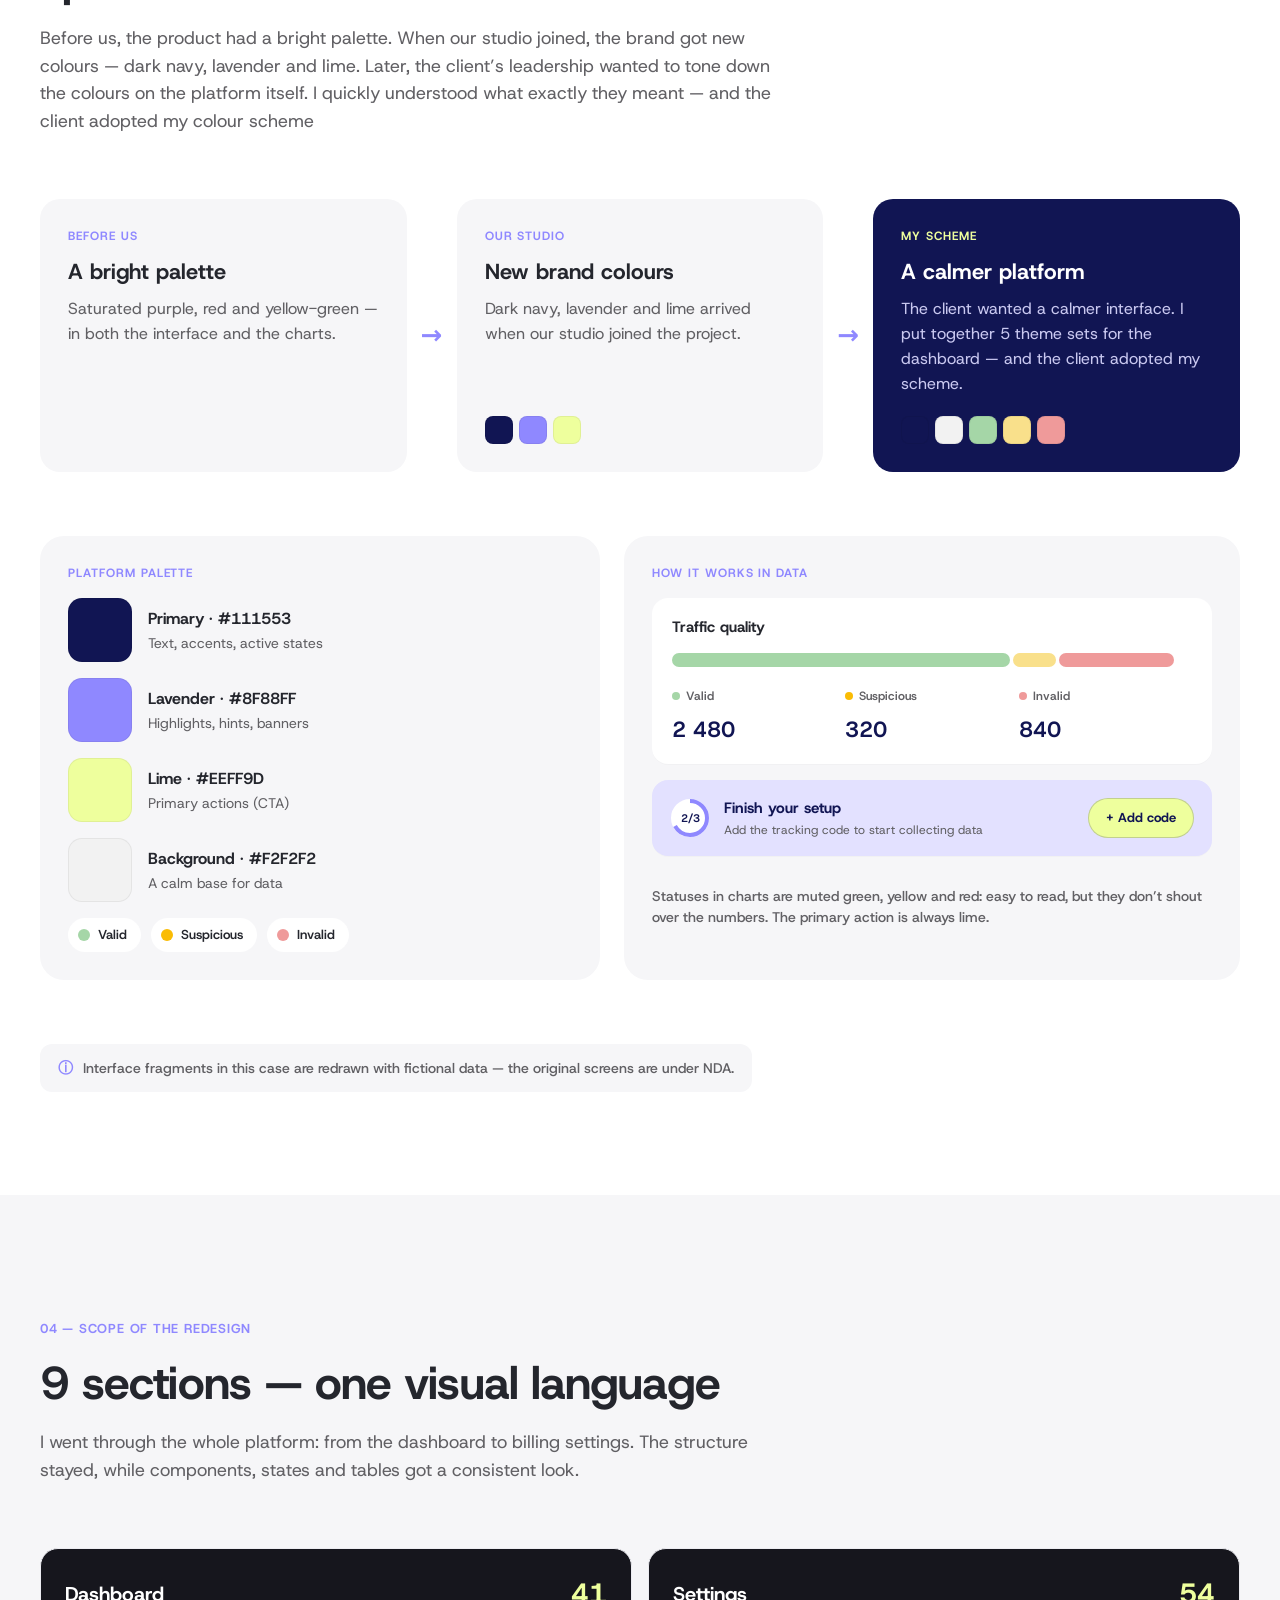
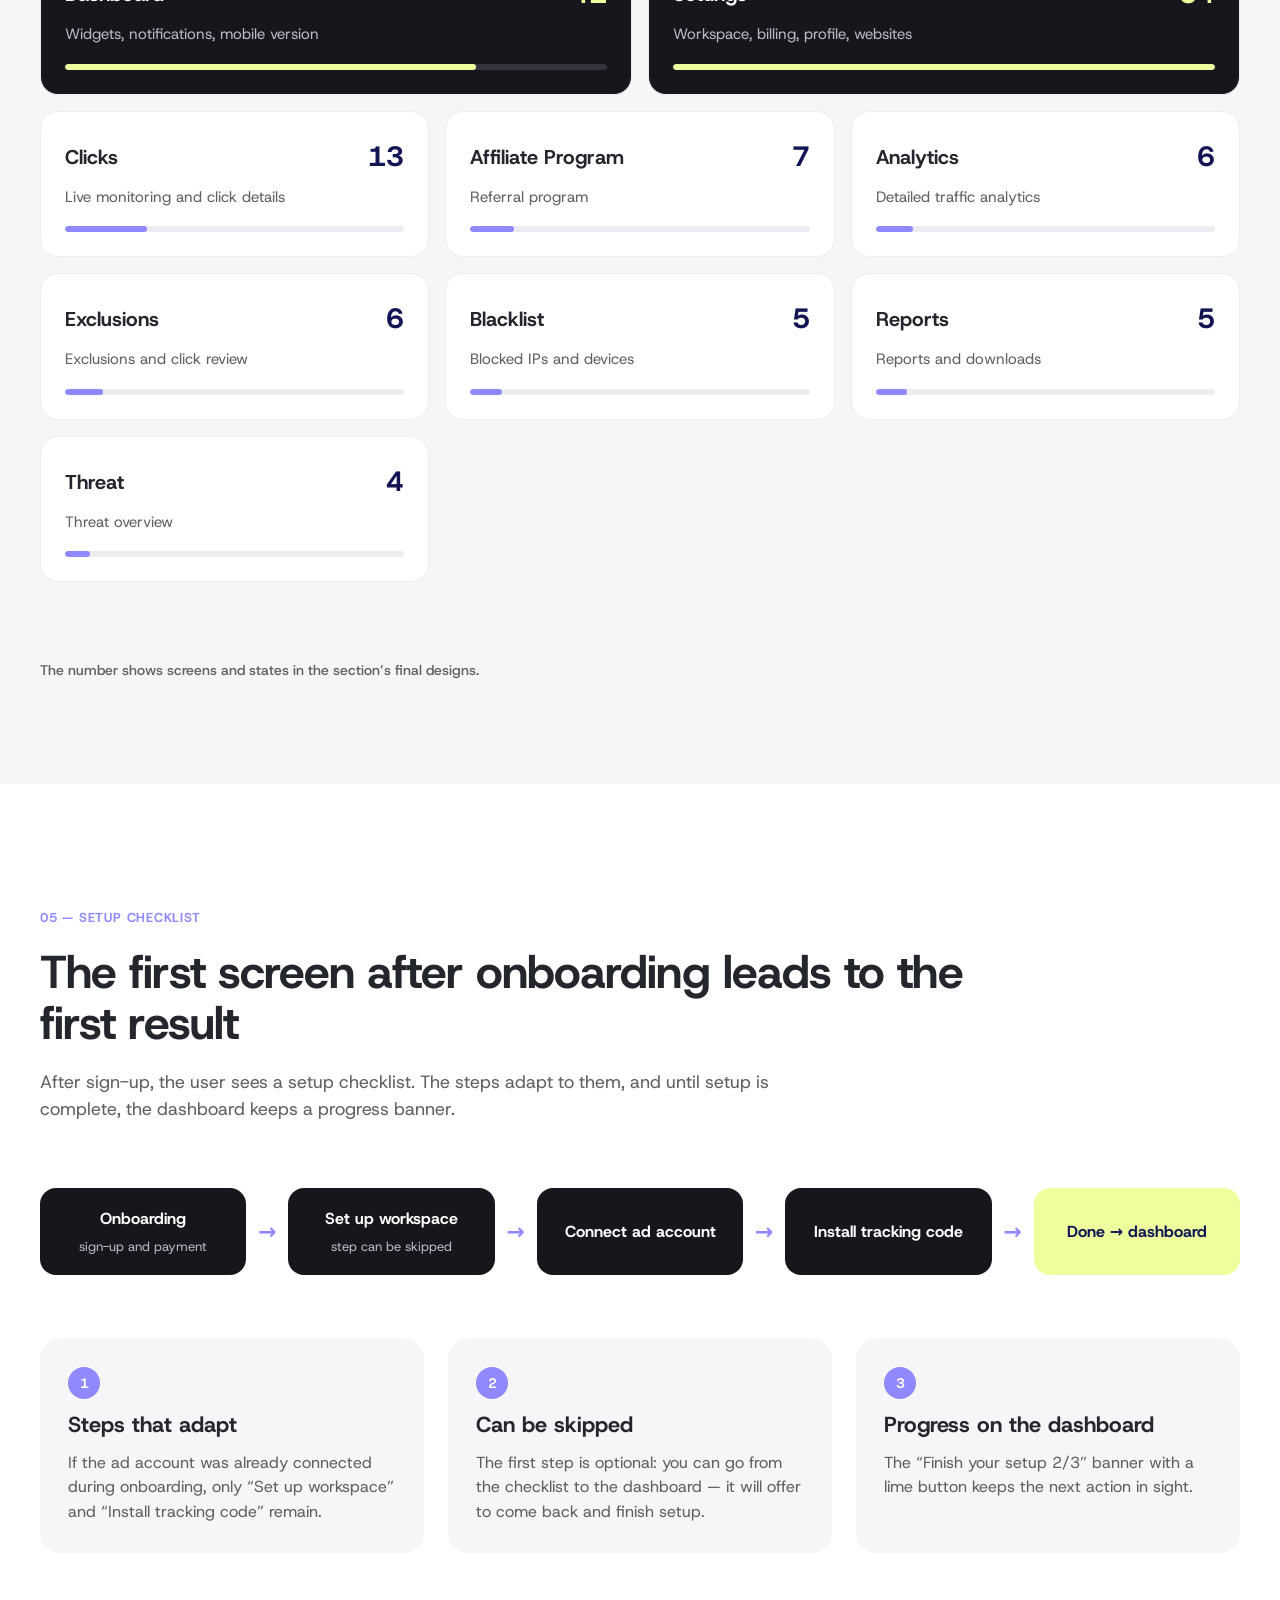
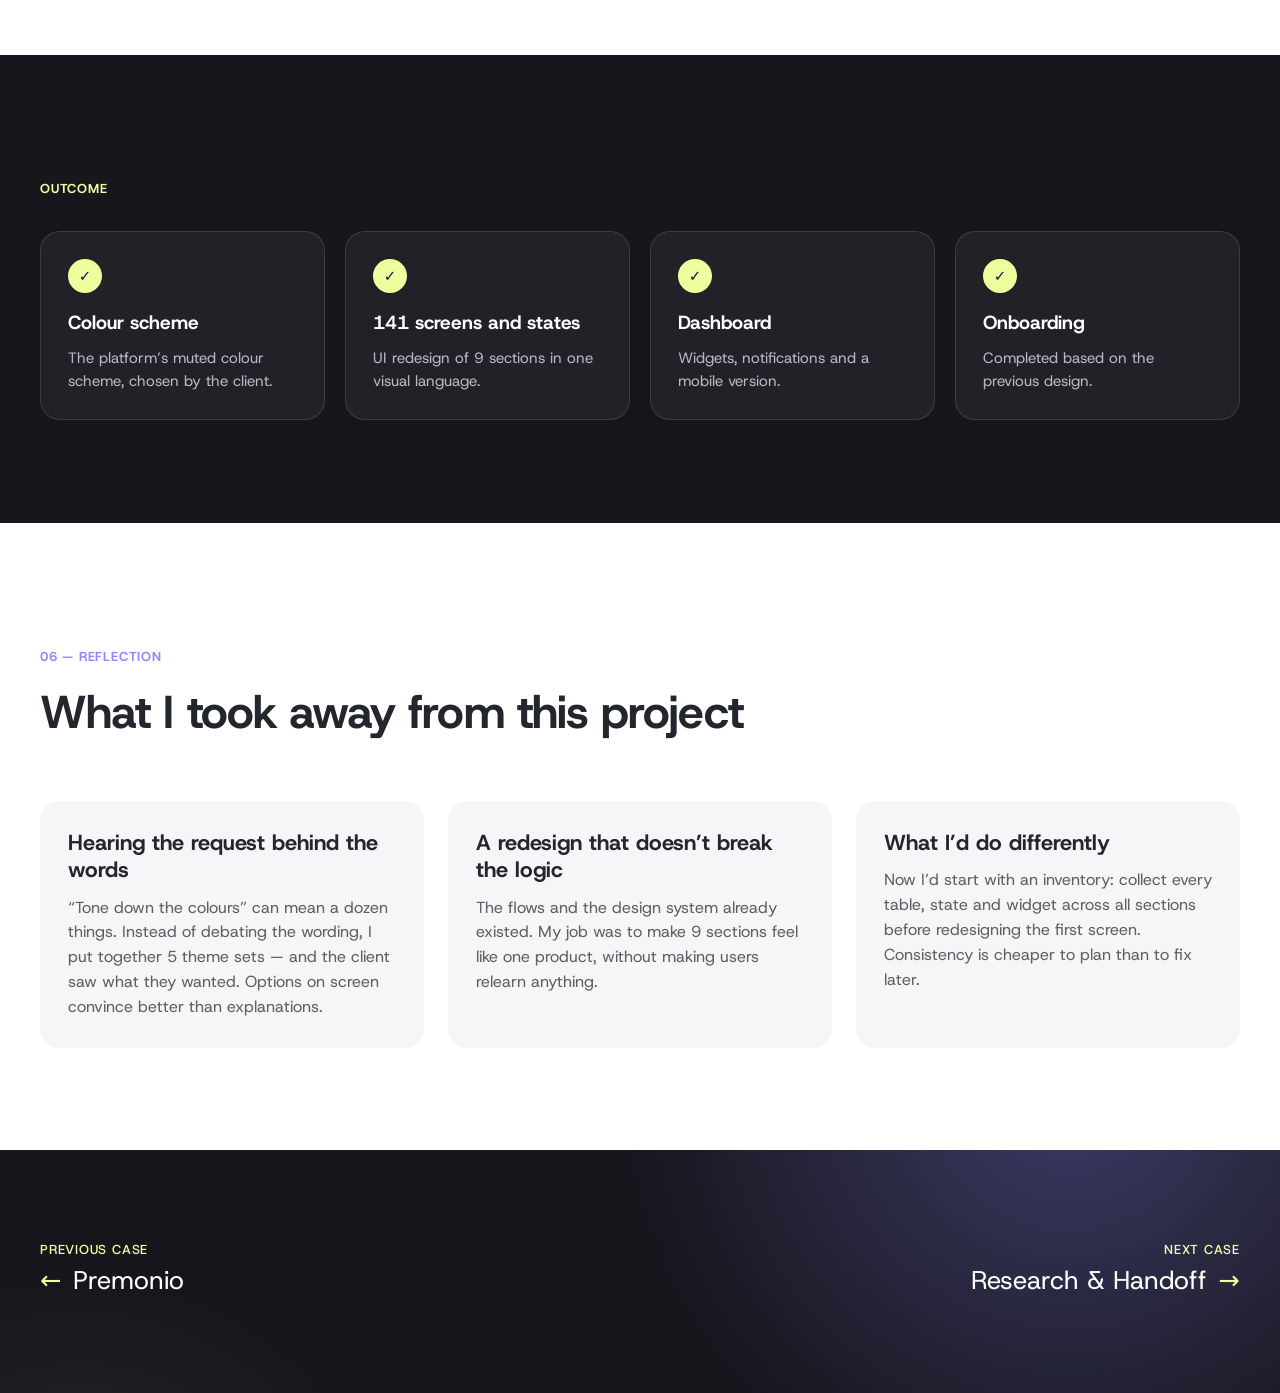
<file: case/ad-fraud-protection.html>
<!DOCTYPE html>
<html lang="en">
<head>
<meta charset="utf-8">
<meta name="viewport" content="width=device-width, initial-scale=1">
<title>Ad Fraud Protection Platform — Case study · Ruslana Shurubura</title>
<meta name="description" content="UI redesign of a SaaS platform that protects ad budgets from invalid clicks (under NDA). Case study by Ruslana Shurubura.">
<meta name="theme-color" content="#FFFFFF">

<link rel="stylesheet" href="../css/case.css?v=2611130857">
<style>@font-face{font-family:"Host Grotesk";font-weight:400;font-display:swap;src:url(../fonts/host-grotesk-latin-400.woff2) format("woff2")}@font-face{font-family:"Host Grotesk";font-weight:500;font-display:swap;src:url(../fonts/host-grotesk-latin-500.woff2) format("woff2")}@font-face{font-family:"Host Grotesk";font-weight:600;font-display:swap;src:url(../fonts/host-grotesk-latin-600.woff2) format("woff2")}@font-face{font-family:"Host Grotesk";font-weight:700;font-display:swap;src:url(../fonts/host-grotesk-latin-700.woff2) format("woff2")}@font-face{font-family:"Host Grotesk";font-weight:800;font-display:swap;src:url(../fonts/host-grotesk-latin-800.woff2) format("woff2")}:root,body{--bg:#FFFFFF;--surface:#FFFFFF;--chip:#F6F6F8;--line:#ECECF1;--text:#24262D;--muted:#616064;--dim:#8E8D94;--accent:#8F88FF;--accent-bg:#E3E1FF;--hl:#16161D;--hl-text:#B8B8C4;--hl-label:#EEFF9D;--glow:rgba(143,136,255,.30);--ink:#111553;--font:"Host Grotesk", system-ui, sans-serif;--display:"Host Grotesk", system-ui, sans-serif;--pen:url("data:image/svg+xml,%3Csvg%20xmlns%3D%22http%3A//www.w3.org/2000/svg%22%20width%3D%2232%22%20height%3D%2232%22%20viewBox%3D%220%200%2032%2032%22%3E%3Cpolygon%20points%3D%226.2%2C20.8%2023.5%2C3.5%2028.5%2C8.5%2011.1%2C25.8%22%20fill%3D%22%23FFFFFF%22%20stroke%3D%22%23111553%22%20stroke-width%3D%221.2%22%20stroke-linejoin%3D%22round%22/%3E%3Cpolygon%20points%3D%2219.6%2C7.4%2021.3%2C5.7%2026.3%2C10.7%2024.6%2C12.4%22%20fill%3D%22%23EEFF9D%22/%3E%3Cpolygon%20points%3D%223%2C29%206.4%2C21%2011%2C25.6%22%20fill%3D%22%23C9A27A%22%20stroke%3D%22%23111553%22%20stroke-width%3D%221%22%20stroke-linejoin%3D%22round%22/%3E%3Cline%20x1%3D%223.4%22%20y1%3D%2228.6%22%20x2%3D%227.6%22%20y2%3D%2224.4%22%20stroke%3D%22%23111553%22%20stroke-width%3D%22.9%22/%3E%3C/svg%3E") 3 29, auto;}</style>
<script>if(!matchMedia('(prefers-reduced-motion: reduce)').matches)document.documentElement.classList.add('anim')</script>
</head>
<body class="case-ad-fraud-protection">
<header class="bar"><div class="wrap">
  <a href="../index.html#work"><span aria-hidden="true">←</span> all work</a>
  <a class="name" href="../index.html">ruslana shurubura</a>
</div></header>
<main>

<section class="sec hero ahero" aria-label="Intro">
  <span class="glow g1"></span><span class="glow g2"></span>
  <div class="wrap">
    <div class="hero__text">
      <ul class="atags rv"><li>SaaS · B2B</li><li>AdTech</li><li class="nda">Under NDA</li></ul>
      <h1 class="display rv" style="--d:.08s">Ad Fraud<br>Protection<br>Platform</h1>
      <p class="lead rv" style="--d:.16s">UI redesign of a SaaS platform that protects ad budgets from invalid clicks. The name and screens are hidden under NDA — interface fragments are redrawn with fictional data.</p>
      <dl class="meta rv" style="--d:.28s">
        <div><dt>TIMELINE</dt><dd>August – September 2025</dd></div>
        <div><dt>ROLE</dt><dd>UI/UX Designer</dd></div>
        <div><dt>TEAM</dt><dd>Me · Team Lead · PM</dd></div>
      </dl>
    </div>
    <div class="collage-wrap rv" style="--d:.1s" role="img" aria-label="Redrawn dashboard widgets: setup progress, KPIs, traffic quality and clicks by channel">
      <div class="collage fit" data-w="720">
        <div class="cw" style="left:40px;top:0;width:640px;--d:.3s"><div class="w setup "><span class="ring"><svg viewBox="0 0 40 40" aria-hidden="true"><circle cx="20" cy="20" r="17"/><circle class="p" cx="20" cy="20" r="17"/></svg><b>2/3</b></span>
  <div class="st"><b>Finish your setup</b><span>Add the tracking code to start collecting data</span></div><span class="lime-btn">+ Add code</span></div></div>
        <div class="cw" style="left:0;top:110px;width:250px;--d:.45s"><div class="w kpi "><p class="wl">Protected budget</p><b class="wv">$12 480</b><p class="wd"><span class="up">↗ 14,2%</span> vs. last period</p></div></div>
        <div class="cw" style="left:270px;top:110px;width:250px;--d:.55s"><div class="w kpi "><p class="wl">Blocked clicks</p><b class="wv">1 936</b><p class="wd"><span class="up">↗ 8,1%</span> vs. last period</p></div></div>
        <div class="cw" style="left:60px;top:260px;width:560px;--d:.7s"><div class="w traffic "><p class="wt">Traffic quality</p>
  <div class="tq"><i class="g" style="--v:65"></i><i class="y" style="--v:8.2"></i><i class="r" style="--v:22.2"></i></div>
  <div class="tqv"><div><span class="dot g"></span>Valid<b>2 480</b></div><div><span class="dot y"></span>Suspicious<b>320</b></div><div><span class="dot r"></span>Invalid<b>840</b></div></div></div></div>
        <div class="cw" style="left:260px;top:455px;width:420px;--d:.85s"><div class="w chan "><p class="wt">Clicks by channel</p><div class="cols3"><div class="col"><div class="stk"><i class="g" style="--h:118"></i><i class="r" style="--h:72"></i></div><span>Channel A</span></div><div class="col"><div class="stk"><i class="g" style="--h:143"></i><i class="r" style="--h:48"></i></div><span>Channel B</span></div><div class="col"><div class="stk"><i class="g" style="--h:105"></i><i class="r" style="--h:86"></i></div><span>Channel C</span></div></div></div></div>
        <div class="cw" style="left:0;top:520px;width:250px;--d:1s"><div class="w kpi "><p class="wl">Lost to bots</p><b class="wv">$2 140</b><p class="wd"><span class="down">↘ 5,4%</span> vs. last period</p></div></div>
      </div>
    </div>
  </div>
</section>

<section class="sec" aria-labelledby="s1">
  <div class="wrap stack">
    <header class="head narrow"><p class="label rv">01 — ABOUT THE PRODUCT</p><h2 id="s1" class="rv" style="--d:.06s">Protecting ads from invalid clicks</h2><p class="p rv" style="--d:0.12s">The SaaS analyses ad campaign traffic, filters out bots and suspicious clicks and blocks them, so the budget is spent on real people. My task was a UI redesign of the whole platform: flows and logic stayed the same — I reworked the visuals, components and states.</p></header>
    <div class="acards c3" data-stagger>
      <div class="ac"><p class="k">WHAT THE PRODUCT DOES</p><p>Shows traffic quality, blocks invalid clicks, keeps blacklists and reports by channel and campaign.</p></div>
      <div class="ac"><p class="k">WHO IT’S FOR</p><p>Marketers and agencies running paid ads across several ad networks.</p></div>
      <div class="ac"><p class="k">THE TASK</p><p>Refresh the look of the whole platform — and later, at the client’s request, tone down the interface colours.</p></div>
    </div>
  </div>
</section>

<section class="sec alt" aria-labelledby="s2">
  <div class="wrap stack">
    <header class="head narrow"><p class="label rv">02 — MY ROLE</p><h2 id="s2" class="rv" style="--d:.06s">The whole UI redesign was mine</h2><p class="p rv" style="--d:0.12s">There were three of us: me, a team lead and a manager. We joined client calls as a team. I finished the onboarding based on the existing design, and redesigned the rest of the platform — from the dashboard to settings — on my own.</p></header>
    <div class="acards role" data-stagger>
      <div class="ac big"><p class="k">ON MY OWN</p><h3>UI redesign of 9 sections</h3><p>Dashboard with widgets, notifications and a mobile version, Analytics, Clicks, Threat, Exclusions, Blacklist, Reports, Affiliate Program, Settings. Colour scheme and themes.</p></div>
      <div class="ac"><p class="k">WITH THE TEAM</p><h3>Client communication</h3><p>Client calls, discussing feedback and revisions.</p></div>
      <div class="ac"><p class="k">FINISHED</p><h3>Onboarding</h3><p>Completed the sign-up flow based on the previous design.</p></div>
    </div>
  </div>
</section>

<section class="sec dark ascale" aria-labelledby="s-scale">
  <div class="wrap stack" style="gap:32px">
    <p class="label rv" id="s-scale">SCALE</p>
    <div class="bento">
      <div class="tile screens rv">
        <b class="huge" data-count="141">141</b><p>screens and states in the final designs</p>
        <div class="segbar"><i style="--w:54;background:#EEFF9D;--i:0"></i><i style="--w:41;background:#8F88FF;--i:1"></i><i style="--w:13;background:rgba(255,255,255,.6);--i:2"></i><i style="--w:7;background:rgba(255,255,255,.55);--i:3"></i><i style="--w:6;background:rgba(255,255,255,.5);--i:4"></i><i style="--w:6;background:rgba(255,255,255,.45);--i:5"></i><i style="--w:5;background:rgba(255,255,255,.4);--i:6"></i><i style="--w:5;background:rgba(255,255,255,.35);--i:7"></i><i style="--w:4;background:rgba(255,255,255,.3);--i:8"></i></div>
        <ul class="legend"><li><i style="background:#EEFF9D"></i>Settings · 54</li><li><i style="background:#8F88FF"></i>Dashboard · 41</li><li><i style="background:rgba(255,255,255,.4)"></i>7 more sections · 46</li></ul>
      </div>
      <div class="tile sections rv" style="--d:.15s"><div class="dots"><i style="--i:0"></i><i style="--i:1"></i><i style="--i:2"></i><i style="--i:3"></i><i style="--i:4"></i><i style="--i:5"></i><i style="--i:6"></i><i style="--i:7"></i><i style="--i:8"></i></div><b class="big" data-count="9">9</b><p>platform sections redesigned</p></div>
      <div class="tile themes rv" style="--d:.25s"><div class="circles"><i style="--i:0"></i><i style="--i:1"></i><i style="--i:2"></i><i style="--i:3"></i><i style="--i:4" class=on></i></div><b class="big" data-count="5">5</b><p>dashboard colour theme sets</p></div>
      <div class="tile weeks rv" style="--d:.35s"><div class="wh"><b class="big">~6</b><p>weeks of work</p></div><div class="wk"><i style="--i:0;opacity:0.35"></i><i style="--i:1;opacity:0.48"></i><i style="--i:2;opacity:0.61"></i><i style="--i:3;opacity:0.74"></i><i style="--i:4;opacity:0.87"></i><i style="--i:5;opacity:1.00"></i></div><div class="dates"><span>11.08.2025</span><span>18.09.2025</span></div></div>
    </div>
  </div>
</section>

<section class="sec" aria-labelledby="s3">
  <div class="wrap stack">
    <header class="head narrow"><p class="label rv">03 — KEY DECISION: COLOUR</p><h2 id="s3" class="rv" style="--d:.06s">Hearing what people want, even when it isn’t spelled out</h2><p class="p rv" style="--d:0.12s">Before us, the product had a bright palette. When our studio joined, the brand got new colours — dark navy, lavender and lime. Later, the client’s leadership wanted to tone down the colours on the platform itself. I quickly understood what exactly they meant — and the client adopted my colour scheme</p></header>
    <div class="evo">
      <div class="ac rv"><p class="k">BEFORE US</p><h3>A bright palette</h3><p>Saturated purple, red and yellow-green — in both the interface and the charts.</p></div>
      <span class="earr rv" style="--d:.2s" aria-hidden="true">→</span>
      <div class="ac rv" style="--d:.3s"><p class="k">OUR STUDIO</p><h3>New brand colours</h3><p>Dark navy, lavender and lime arrived when our studio joined the project.</p><div class="mini-sw"><i style="background:#111553"></i><i style="background:#8F88FF"></i><i style="background:#EEFF9D"></i></div></div>
      <span class="earr rv" style="--d:.5s" aria-hidden="true">→</span>
      <div class="ac hl rv" style="--d:.6s"><p class="k">MY SCHEME</p><h3>A calmer platform</h3><p>The client wanted a calmer interface. I put together 5 theme sets for the dashboard — and the client adopted my scheme.</p><div class="mini-sw"><i style="background:#111553"></i><i style="background:#F2F2F2"></i><i style="background:#A5D6A7"></i><i style="background:#F9E08B"></i><i style="background:#EF9A9A"></i></div></div>
    </div>
    <div class="pal2">
      <div class="palette-card rv"><p class="k">PLATFORM PALETTE</p>
        <div class="psw"><i style="background:#111553"></i><div><b>Primary · #111553</b><span>Text, accents, active states</span></div></div><div class="psw"><i style="background:#8F88FF"></i><div><b>Lavender · #8F88FF</b><span>Highlights, hints, banners</span></div></div><div class="psw"><i style="background:#EEFF9D"></i><div><b>Lime · #EEFF9D</b><span>Primary actions (CTA)</span></div></div><div class="psw"><i style="background:#F2F2F2"></i><div><b>Background · #F2F2F2</b><span>A calm base for data</span></div></div>
        <div class="pills"><span><i class="g"></i>Valid</span><span><i class="y"></i>Suspicious</span><span><i class="r"></i>Invalid</span></div>
      </div>
      <div class="inuse rv" style="--d:.2s"><p class="k">HOW IT WORKS IN DATA</p><div class="w traffic "><p class="wt">Traffic quality</p>
  <div class="tq"><i class="g" style="--v:65"></i><i class="y" style="--v:8.2"></i><i class="r" style="--v:22.2"></i></div>
  <div class="tqv"><div><span class="dot g"></span>Valid<b>2 480</b></div><div><span class="dot y"></span>Suspicious<b>320</b></div><div><span class="dot r"></span>Invalid<b>840</b></div></div></div><div class="w setup "><span class="ring"><svg viewBox="0 0 40 40" aria-hidden="true"><circle cx="20" cy="20" r="17"/><circle class="p" cx="20" cy="20" r="17"/></svg><b>2/3</b></span>
  <div class="st"><b>Finish your setup</b><span>Add the tracking code to start collecting data</span></div><span class="lime-btn">+ Add code</span></div><p class="cap">Statuses in charts are muted green, yellow and red: easy to read, but they don’t shout over the numbers. The primary action is always lime.</p></div>
    </div>
    <p class="nda-note rv"><span aria-hidden="true">ⓘ</span>Interface fragments in this case are redrawn with fictional data — the original screens are under NDA.</p>
  </div>
</section>

<section class="sec alt" aria-labelledby="s4">
  <div class="wrap stack">
    <header class="head narrow"><p class="label rv">04 — SCOPE OF THE REDESIGN</p><h2 id="s4" class="rv" style="--d:.06s">9 sections — one visual language</h2><p class="p rv" style="--d:0.12s">I went through the whole platform: from the dashboard to billing settings. The structure stayed, while components, states and tables got a consistent look.</p></header>
    <div class="mods9" data-stagger><div class="mod dark"><div class="mh"><b>Dashboard</b><span class="cnt" data-to="41">41</span></div><p>Widgets, notifications, mobile version</p><div class="mb"><i style="--v:0.759"></i></div></div><div class="mod dark"><div class="mh"><b>Settings</b><span class="cnt" data-to="54">54</span></div><p>Workspace, billing, profile, websites</p><div class="mb"><i style="--v:1.000"></i></div></div><div class="mod"><div class="mh"><b>Clicks</b><span class="cnt" data-to="13">13</span></div><p>Live monitoring and click details</p><div class="mb"><i style="--v:0.241"></i></div></div><div class="mod"><div class="mh"><b>Affiliate Program</b><span class="cnt" data-to="7">7</span></div><p>Referral program</p><div class="mb"><i style="--v:0.130"></i></div></div><div class="mod"><div class="mh"><b>Analytics</b><span class="cnt" data-to="6">6</span></div><p>Detailed traffic analytics</p><div class="mb"><i style="--v:0.111"></i></div></div><div class="mod"><div class="mh"><b>Exclusions</b><span class="cnt" data-to="6">6</span></div><p>Exclusions and click review</p><div class="mb"><i style="--v:0.111"></i></div></div><div class="mod"><div class="mh"><b>Blacklist</b><span class="cnt" data-to="5">5</span></div><p>Blocked IPs and devices</p><div class="mb"><i style="--v:0.093"></i></div></div><div class="mod"><div class="mh"><b>Reports</b><span class="cnt" data-to="5">5</span></div><p>Reports and downloads</p><div class="mb"><i style="--v:0.093"></i></div></div><div class="mod"><div class="mh"><b>Threat</b><span class="cnt" data-to="4">4</span></div><p>Threat overview</p><div class="mb"><i style="--v:0.074"></i></div></div></div>
    <p class="cap rv">The number shows screens and states in the section’s final designs.</p>
  </div>
</section>

<section class="sec" aria-labelledby="s5">
  <div class="wrap stack">
    <header class="head narrow"><p class="label rv">05 — SETUP CHECKLIST</p><h2 id="s5" class="rv" style="--d:.06s">The first screen after onboarding leads to the first result</h2><p class="p rv" style="--d:0.12s">After sign-up, the user sees a setup checklist. The steps adapt to them, and until setup is complete, the dashboard keeps a progress banner.</p></header>
    <ol class="aflow rv"><li style="--i:0"><b>Onboarding</b><span>sign-up and payment</span></li><li class="arr" aria-hidden="true">→</li><li style="--i:1"><b>Set up workspace</b><span>step can be skipped</span></li><li class="arr" aria-hidden="true">→</li><li style="--i:2"><b>Connect ad account</b></li><li class="arr" aria-hidden="true">→</li><li style="--i:3"><b>Install tracking code</b></li><li class="arr" aria-hidden="true">→</li><li style="--i:4"><b>Done → dashboard</b></li></ol>
    <div class="acards c3 rules" data-stagger>
      <div class="ac"><span class="n">1</span><h3>Steps that adapt</h3><p>If the ad account was already connected during onboarding, only “Set up workspace” and “Install tracking code” remain.</p></div>
      <div class="ac"><span class="n">2</span><h3>Can be skipped</h3><p>The first step is optional: you can go from the checklist to the dashboard — it will offer to come back and finish setup.</p></div>
      <div class="ac"><span class="n">3</span><h3>Progress on the dashboard</h3><p>The “Finish your setup 2/3” banner with a lime button keeps the next action in sight.</p></div>
    </div>
  </div>
</section>

<section class="sec dark aresult" aria-labelledby="s-out">
  <div class="wrap stack" style="gap:32px">
    <p class="label rv" id="s-out">OUTCOME</p>
    <div class="results" data-stagger>
      <div class="res"><span class="ck">✓</span><h3>Colour scheme</h3><p>The platform’s muted colour scheme, chosen by the client.</p></div><div class="res"><span class="ck">✓</span><h3>141 screens and states</h3><p>UI redesign of 9 sections in one visual language.</p></div><div class="res"><span class="ck">✓</span><h3>Dashboard</h3><p>Widgets, notifications and a mobile version.</p></div><div class="res"><span class="ck">✓</span><h3>Onboarding</h3><p>Completed based on the previous design.</p></div>
    </div>
  </div>
</section>

<section class="sec" aria-labelledby="s6">
  <div class="wrap stack">
    <header class="head narrow"><p class="label rv">06 — REFLECTION</p><h2 id="s6" class="rv" style="--d:.06s">What I took away from this project</h2></header>
    <div class="acards c3" data-stagger>
      <div class="ac"><h3>Hearing the request behind the words</h3><p>“Tone down the colours” can mean a dozen things. Instead of debating the wording, I put together 5 theme sets — and the client saw what they wanted. Options on screen convince better than explanations.</p></div>
      <div class="ac"><h3>A redesign that doesn’t break the logic</h3><p>The flows and the design system already existed. My job was to make 9 sections feel like one product, without making users relearn anything.</p></div>
      <div class="ac"><h3>What I’d do differently</h3><p>Now I’d start with an inventory: collect every table, state and widget across all sections before redesigning the first screen. Consistency is cheaper to plan than to fix later.</p></div>
    </div>
  </div>
</section>

</main>
<footer class="next"><div class="wrap">
  <div class="pv"><small>PREVIOUS CASE</small><a class="mid" href="premonio.html"><i aria-hidden="true">←</i> <span>Premonio</span></a></div>
  <div class="nx"><small>NEXT CASE</small><a class="big" href="research-handoff.html"><span>Research &amp; Handoff</span> <i aria-hidden="true">→</i></a></div>
</div></footer>
<script src="../js/case.js?v=2611130857" defer></script>
</body>
</html>
</file>
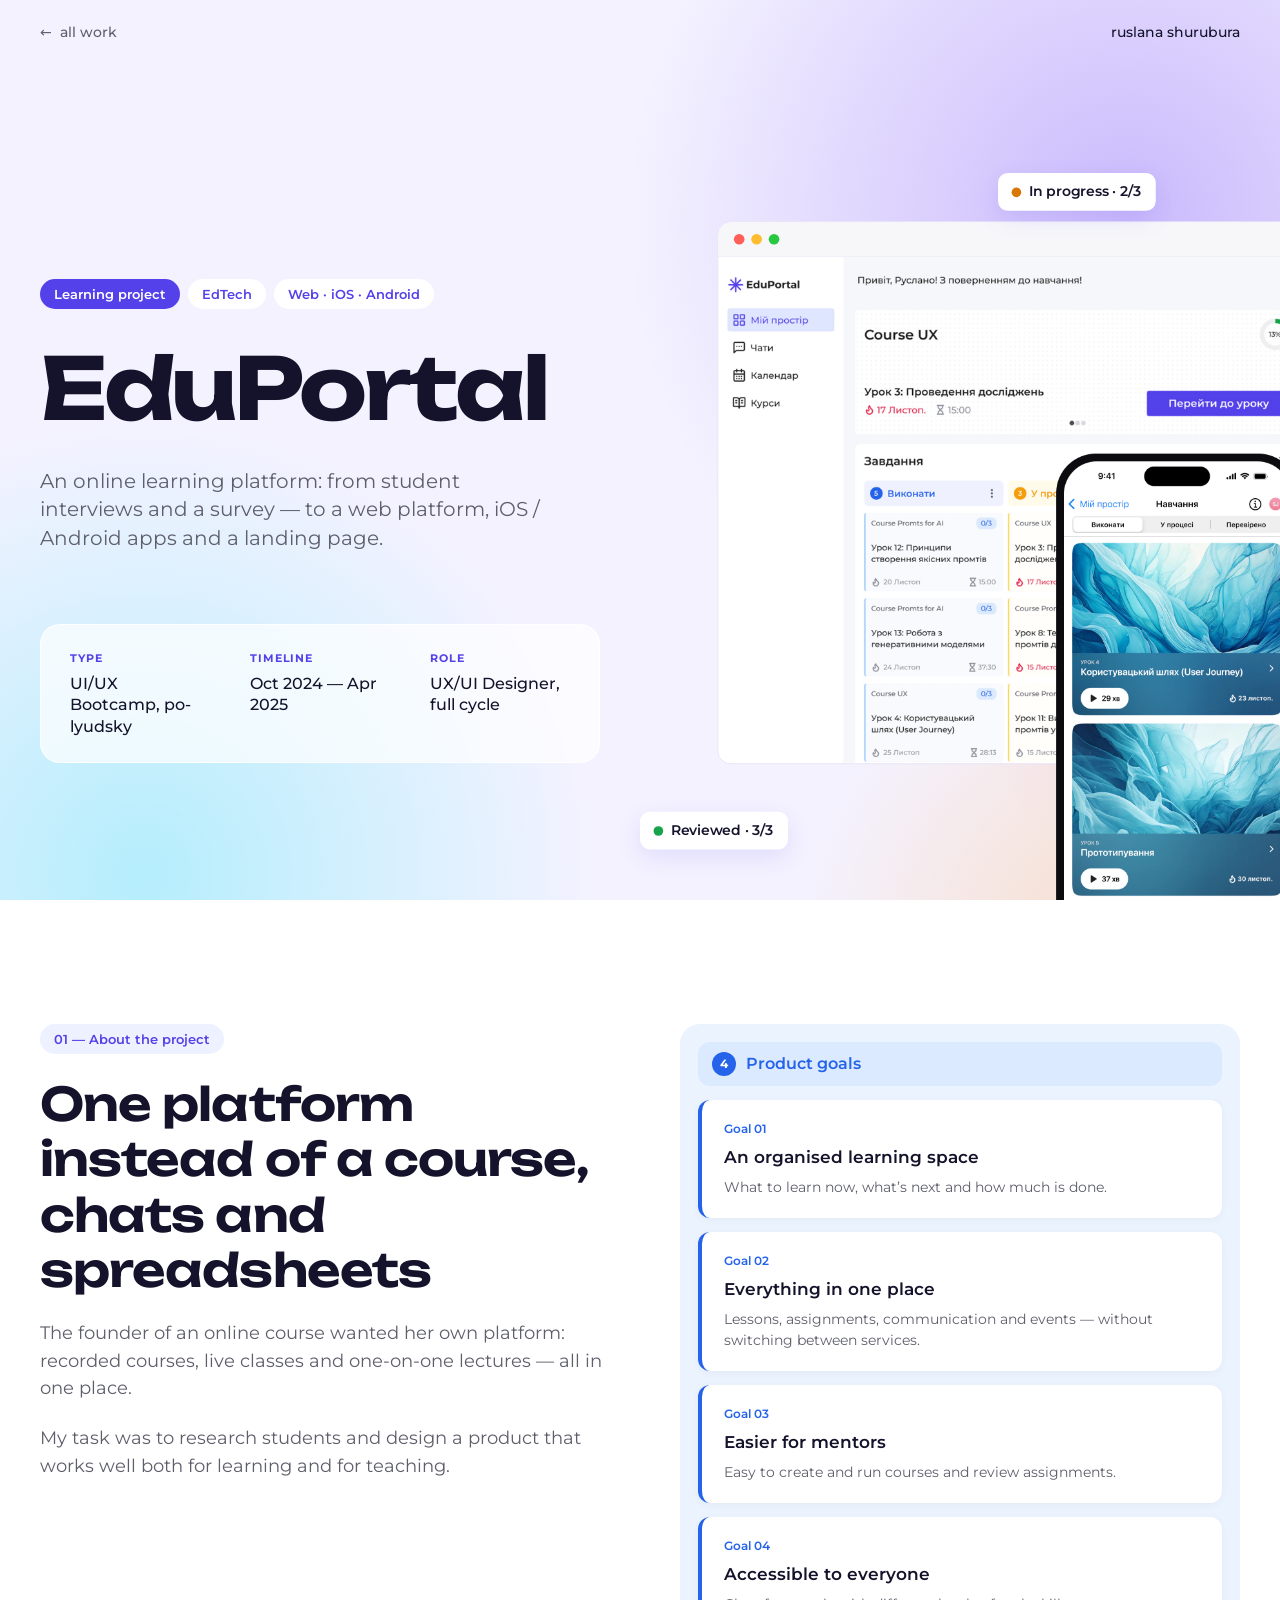
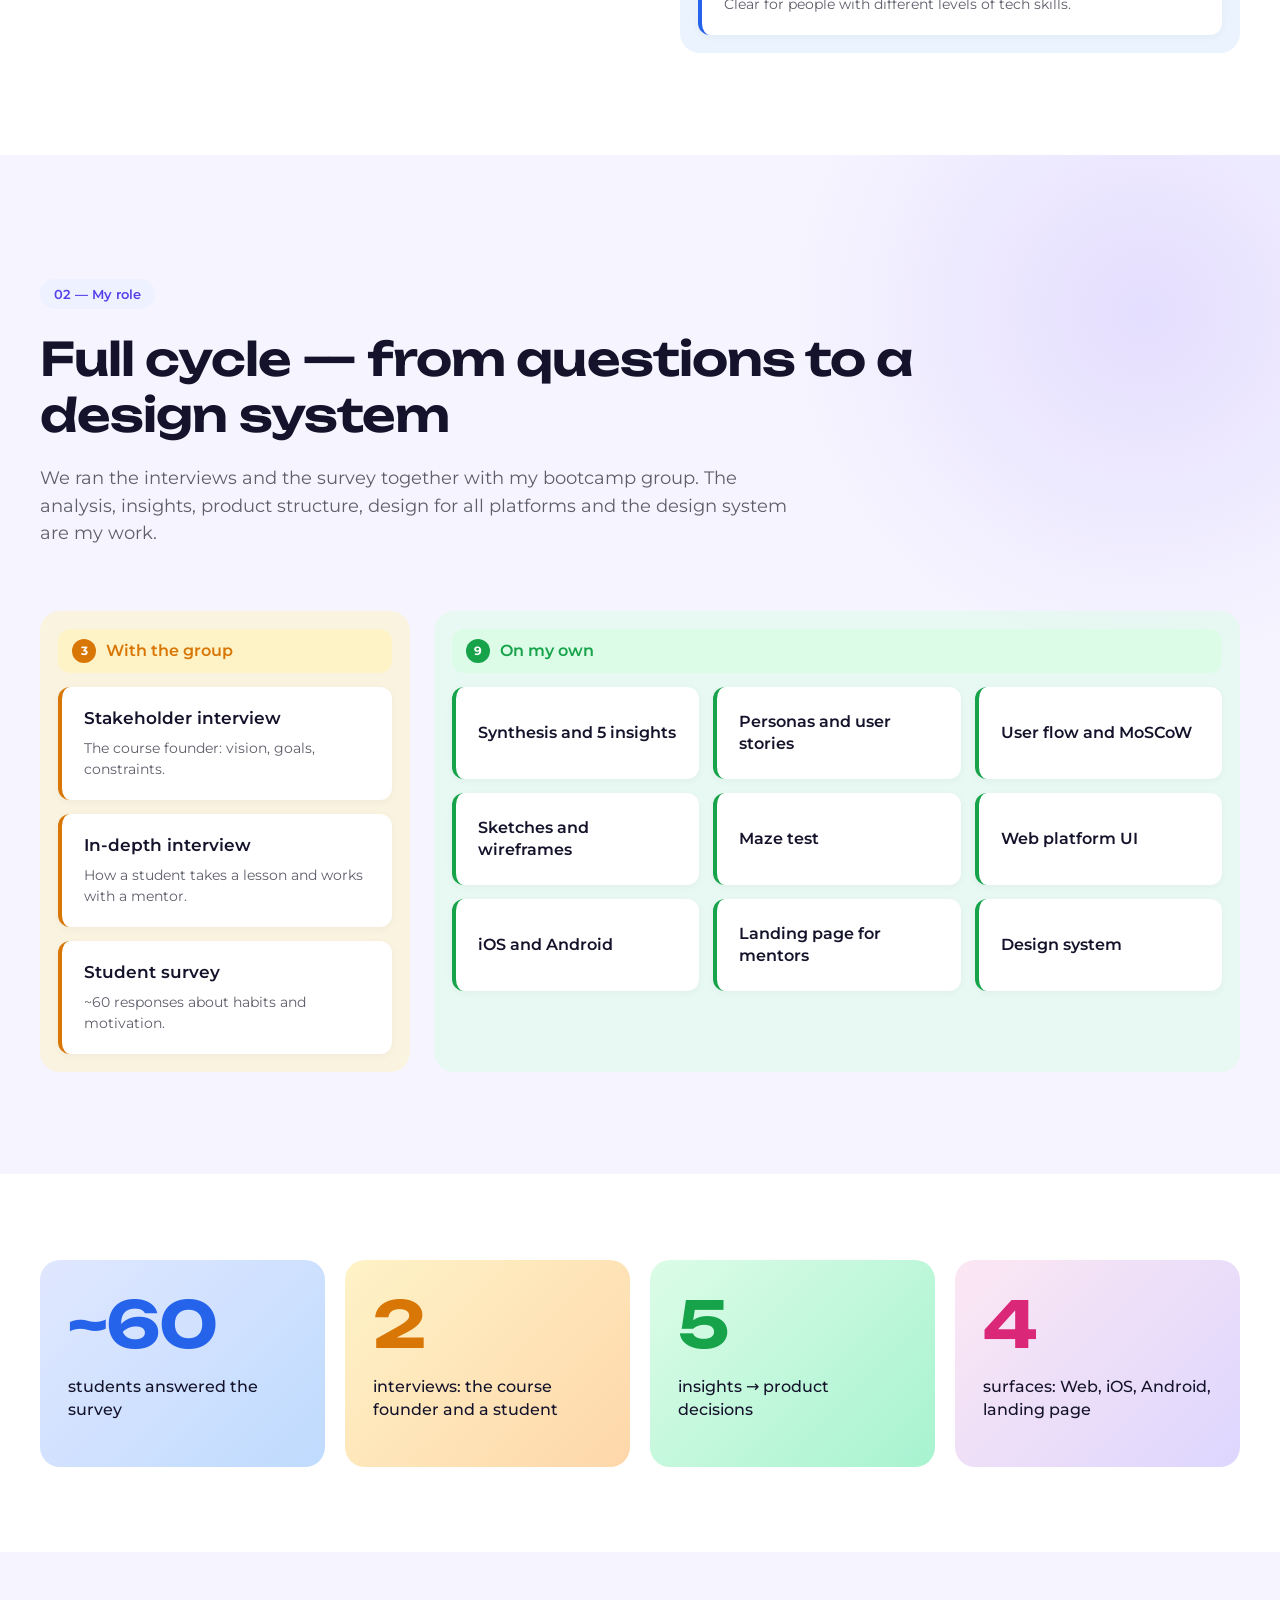
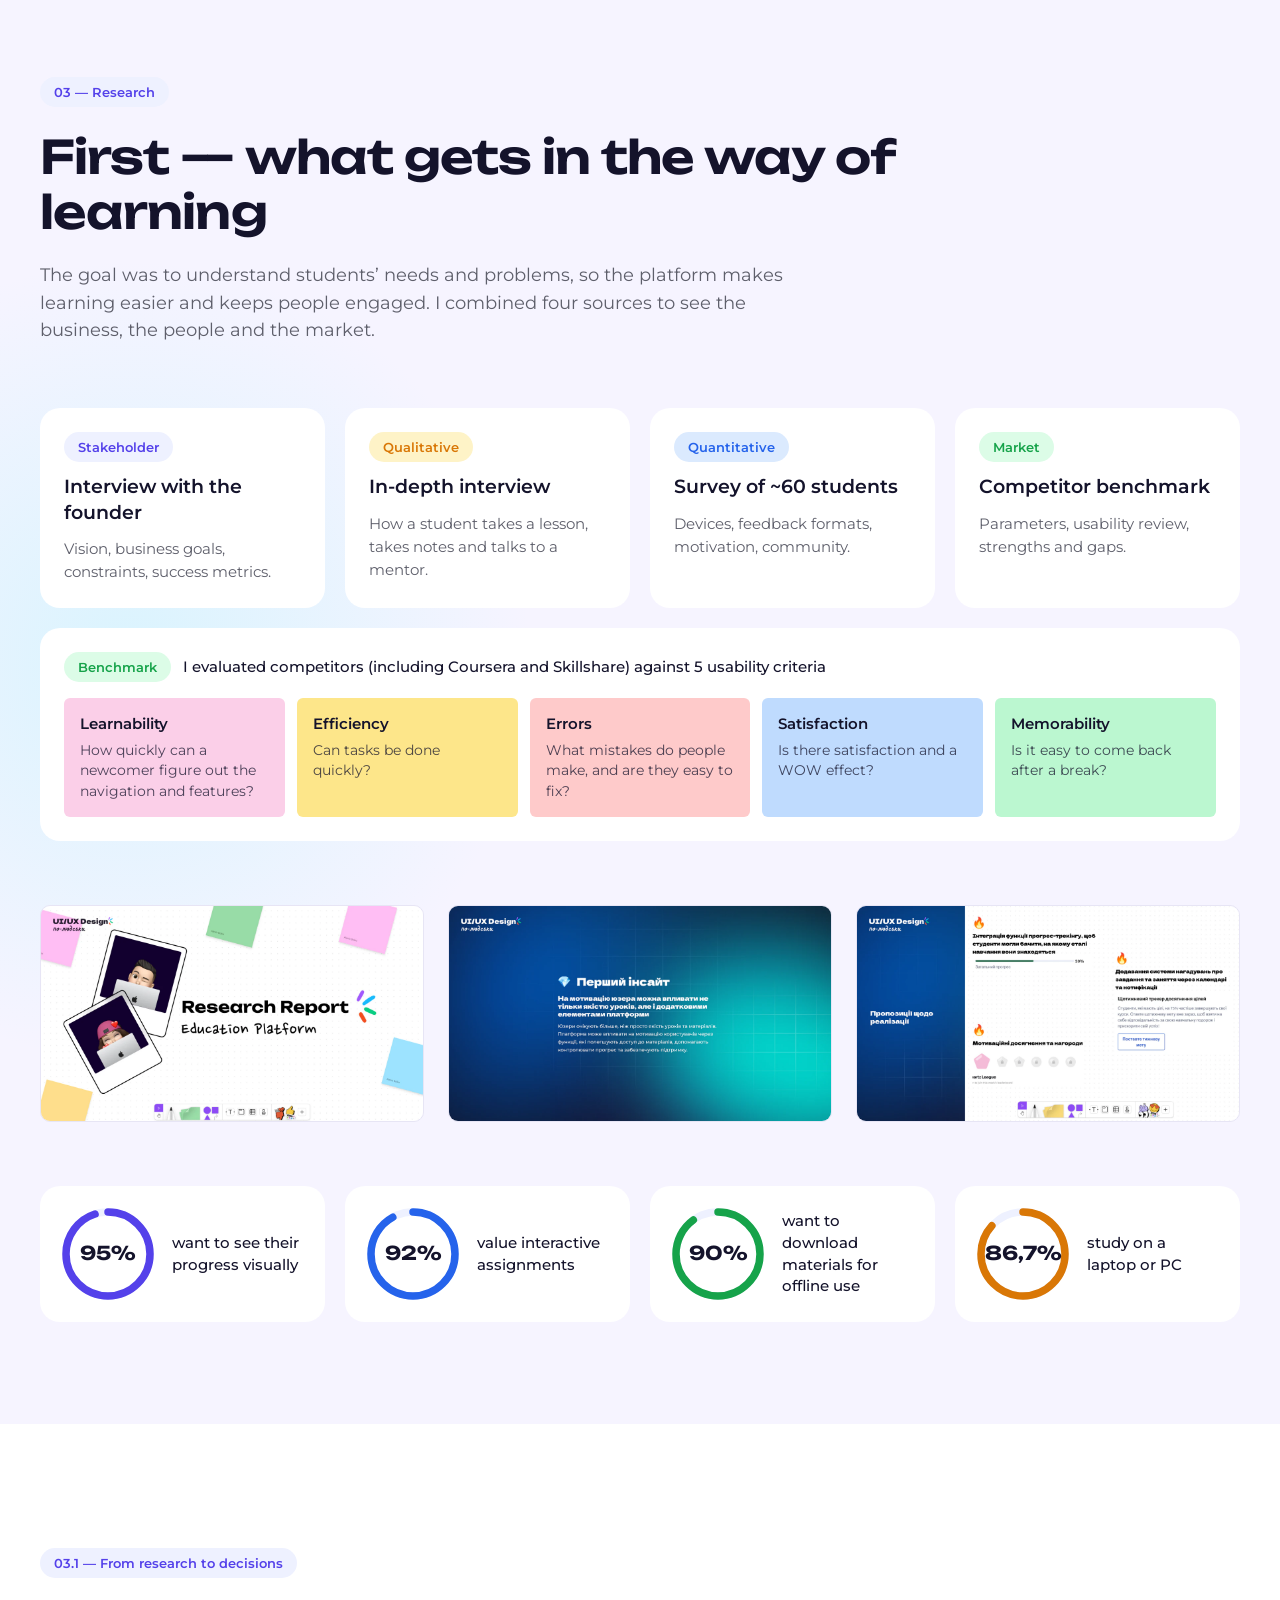
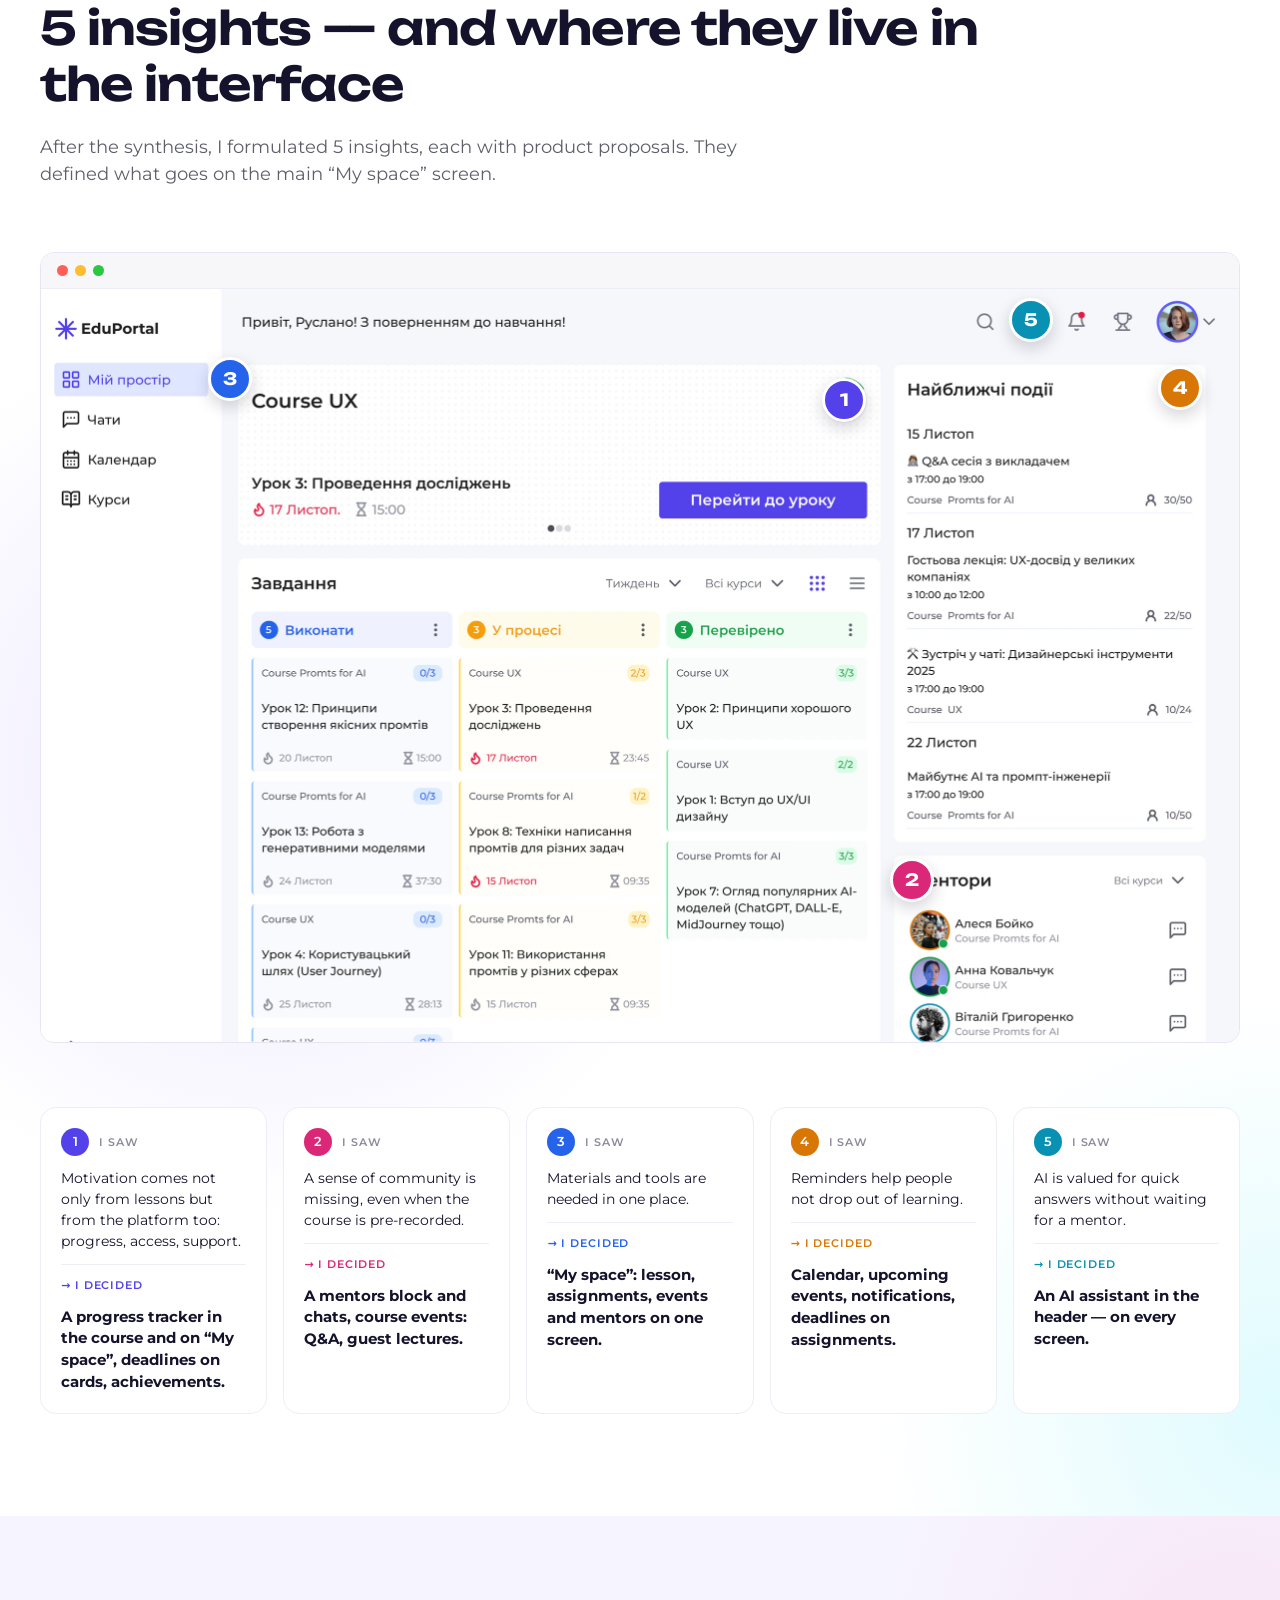
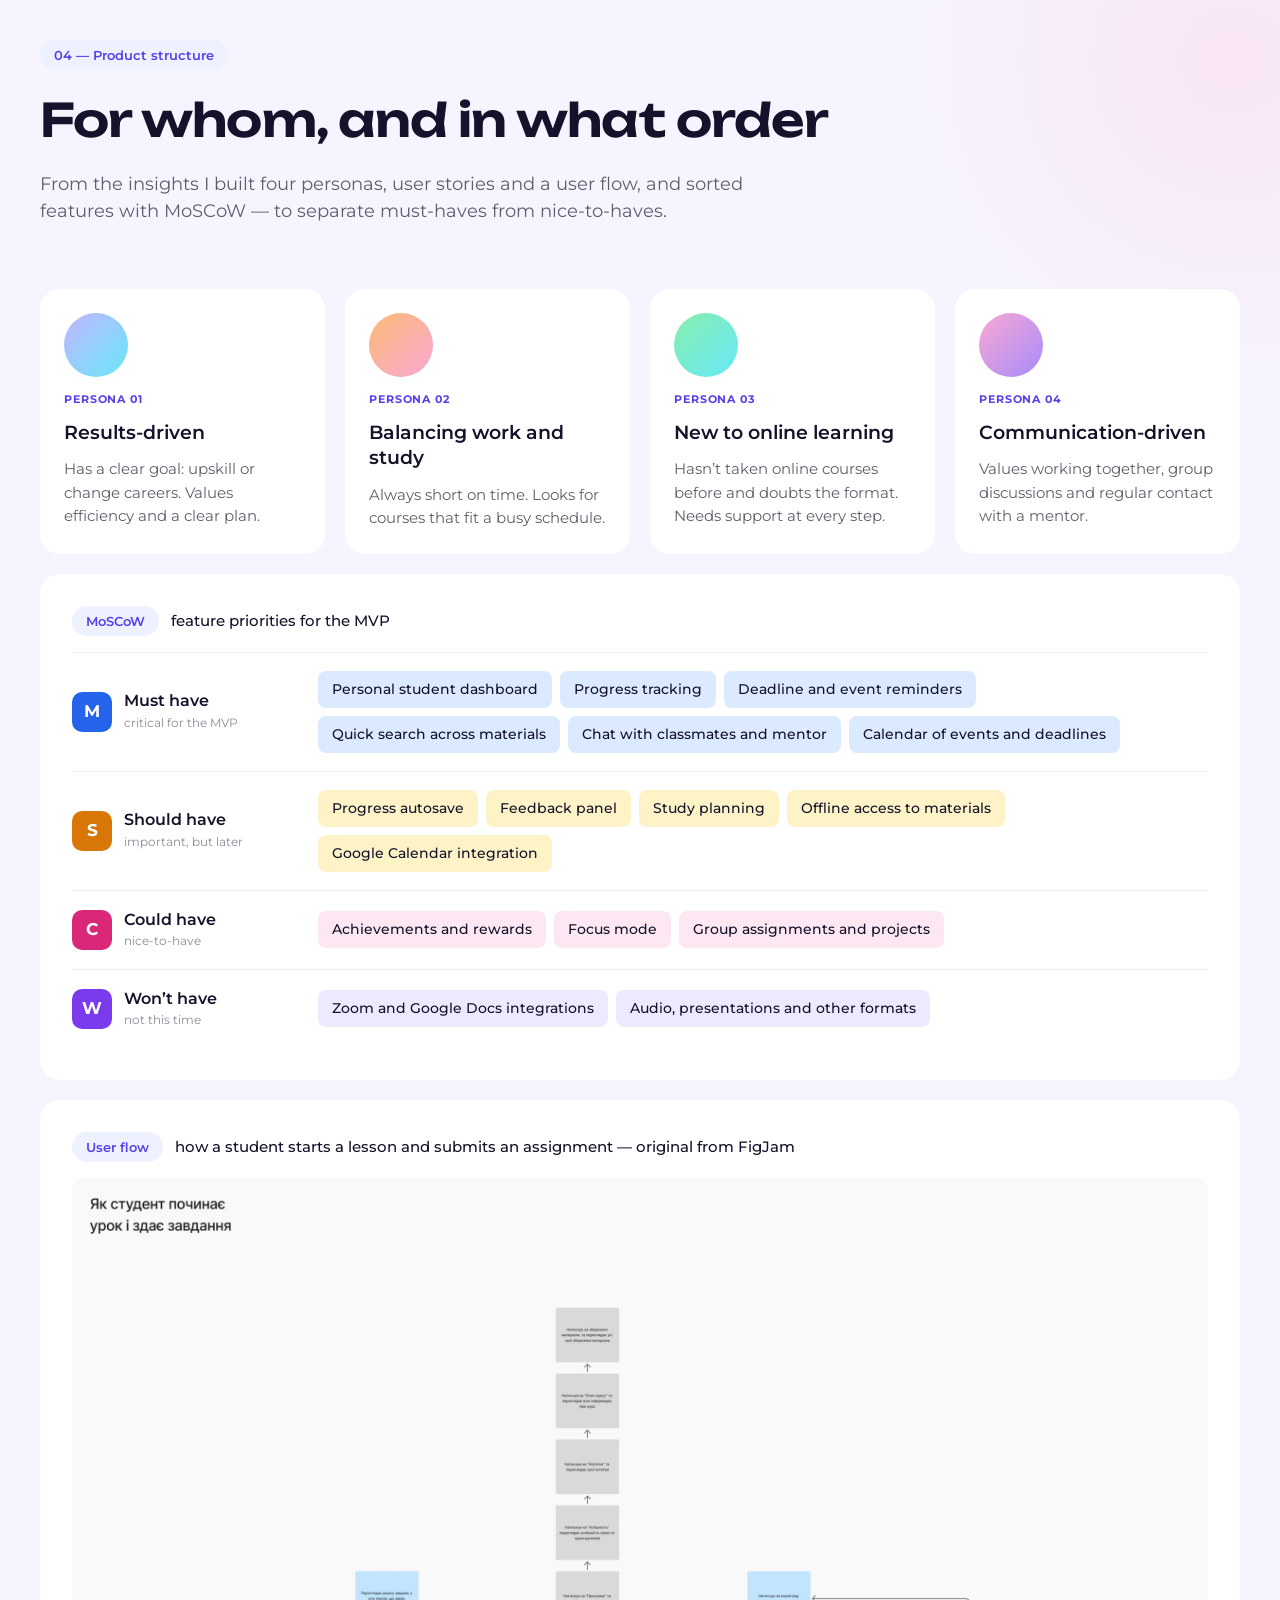
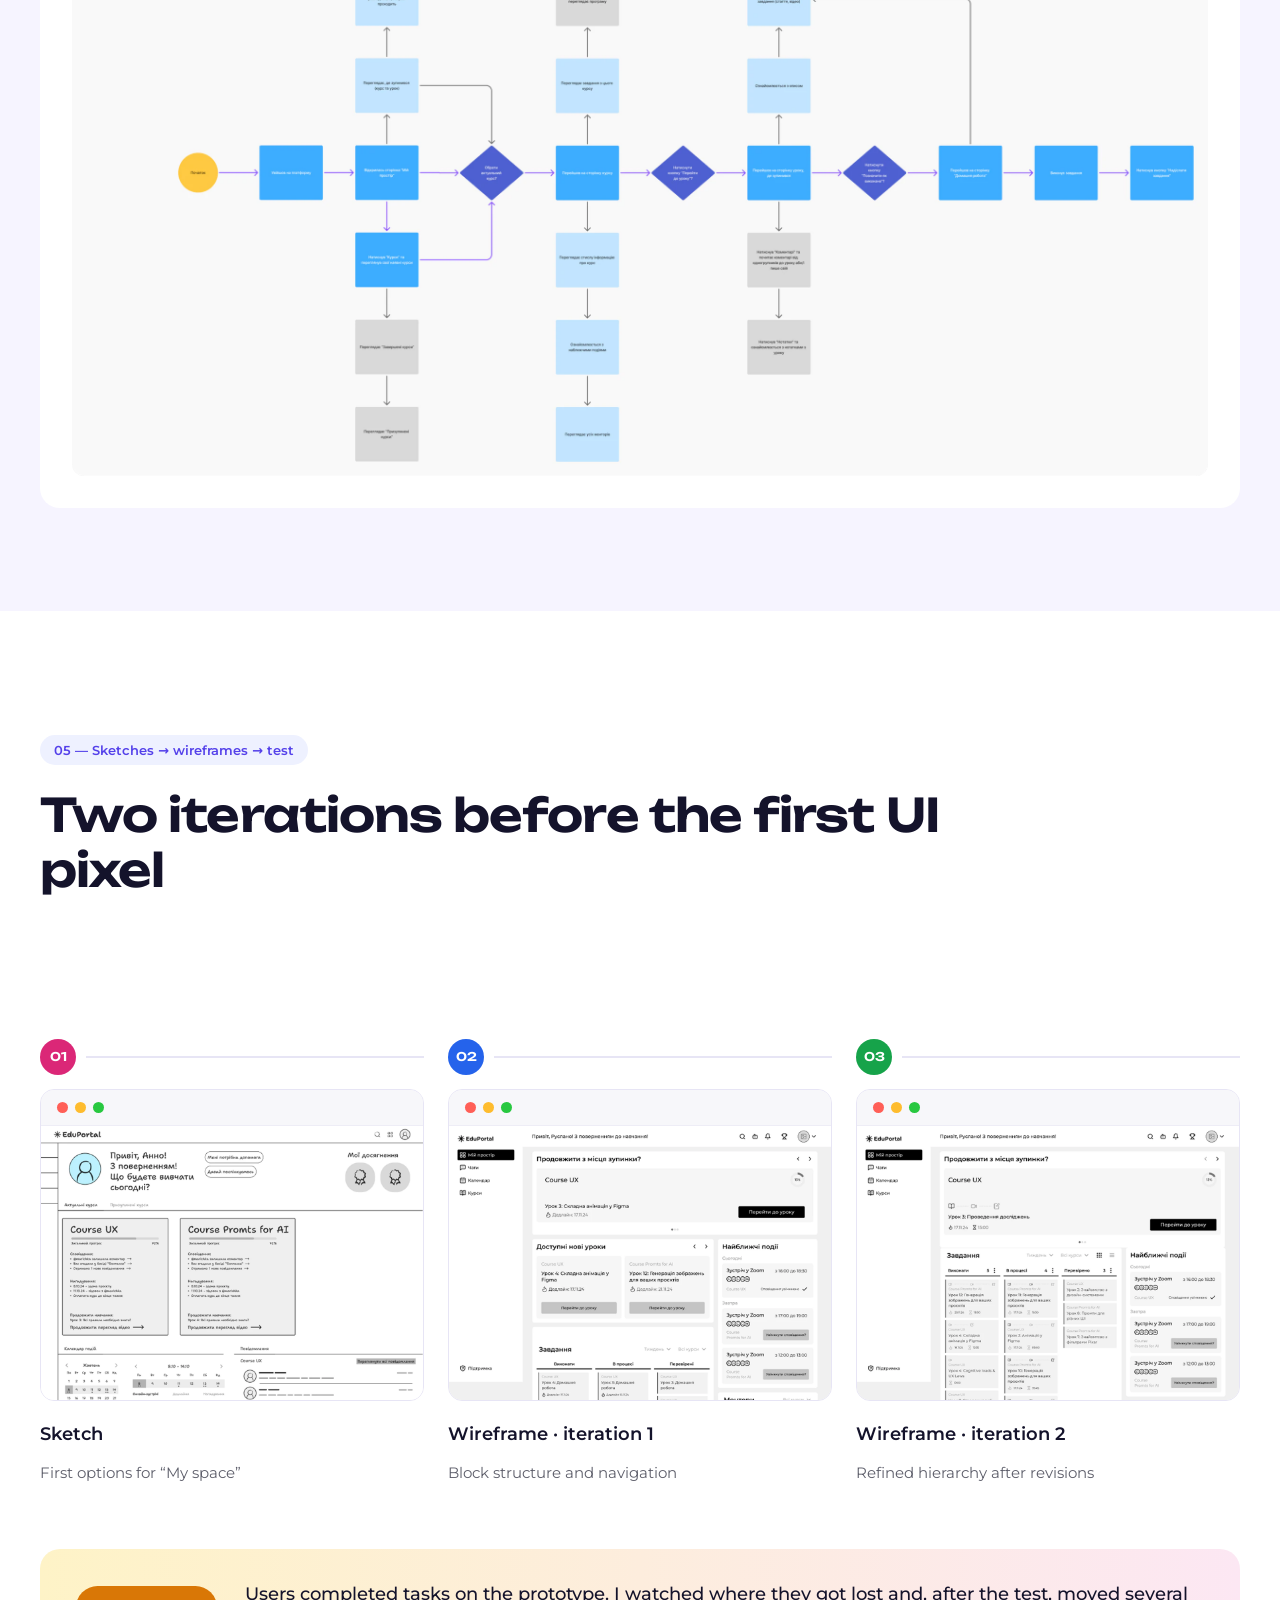
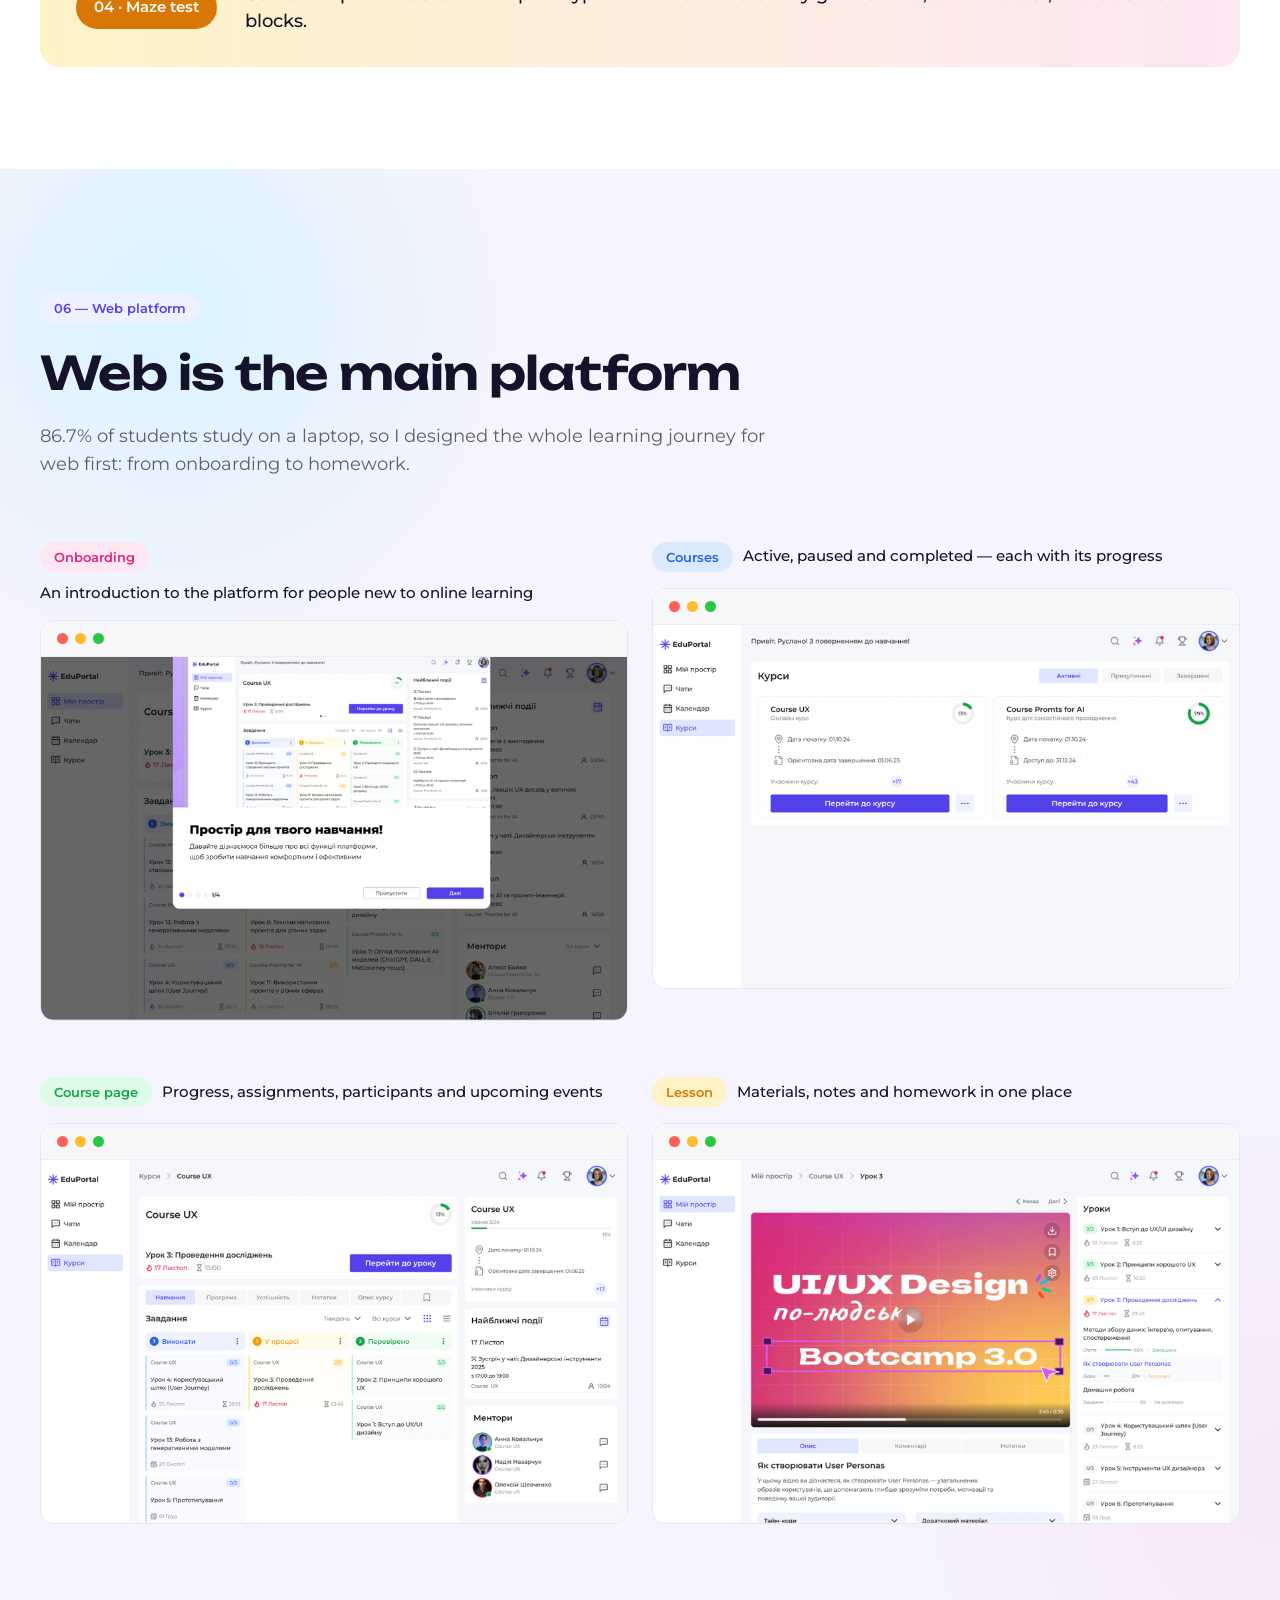
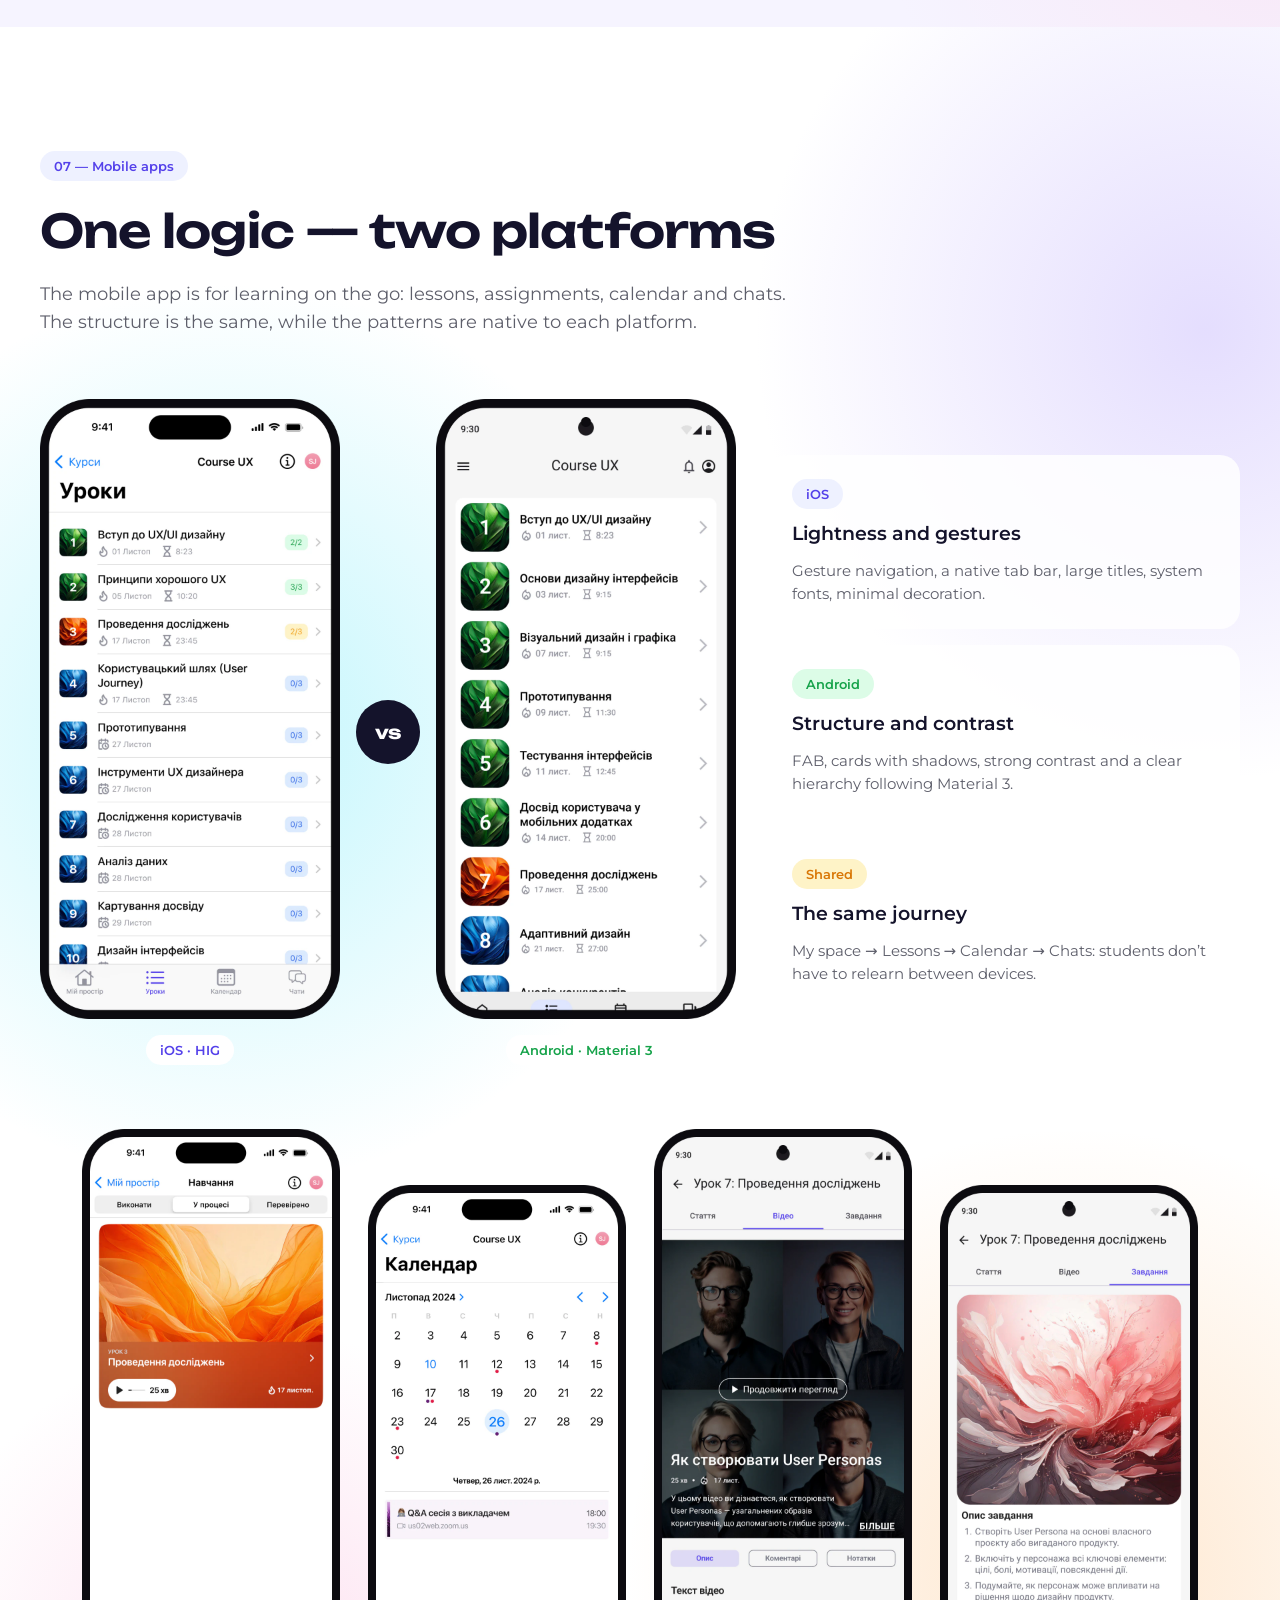
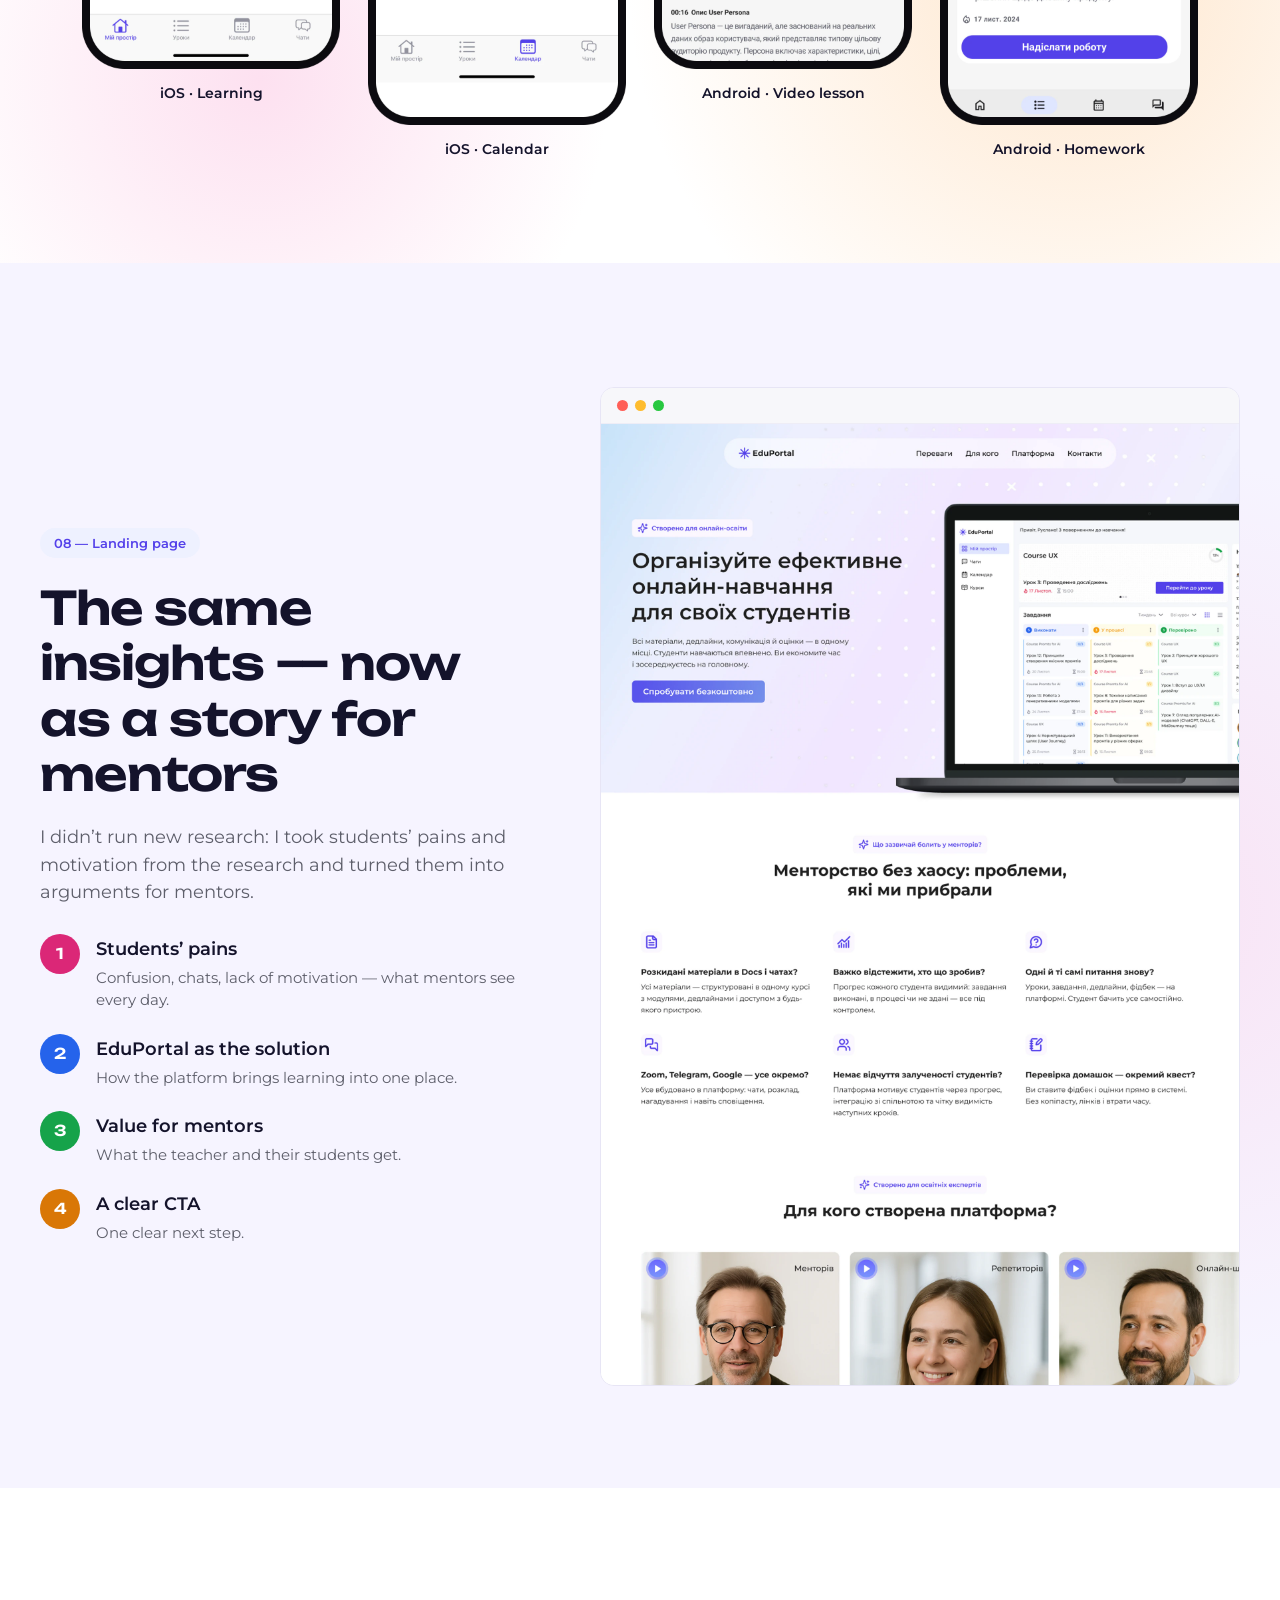
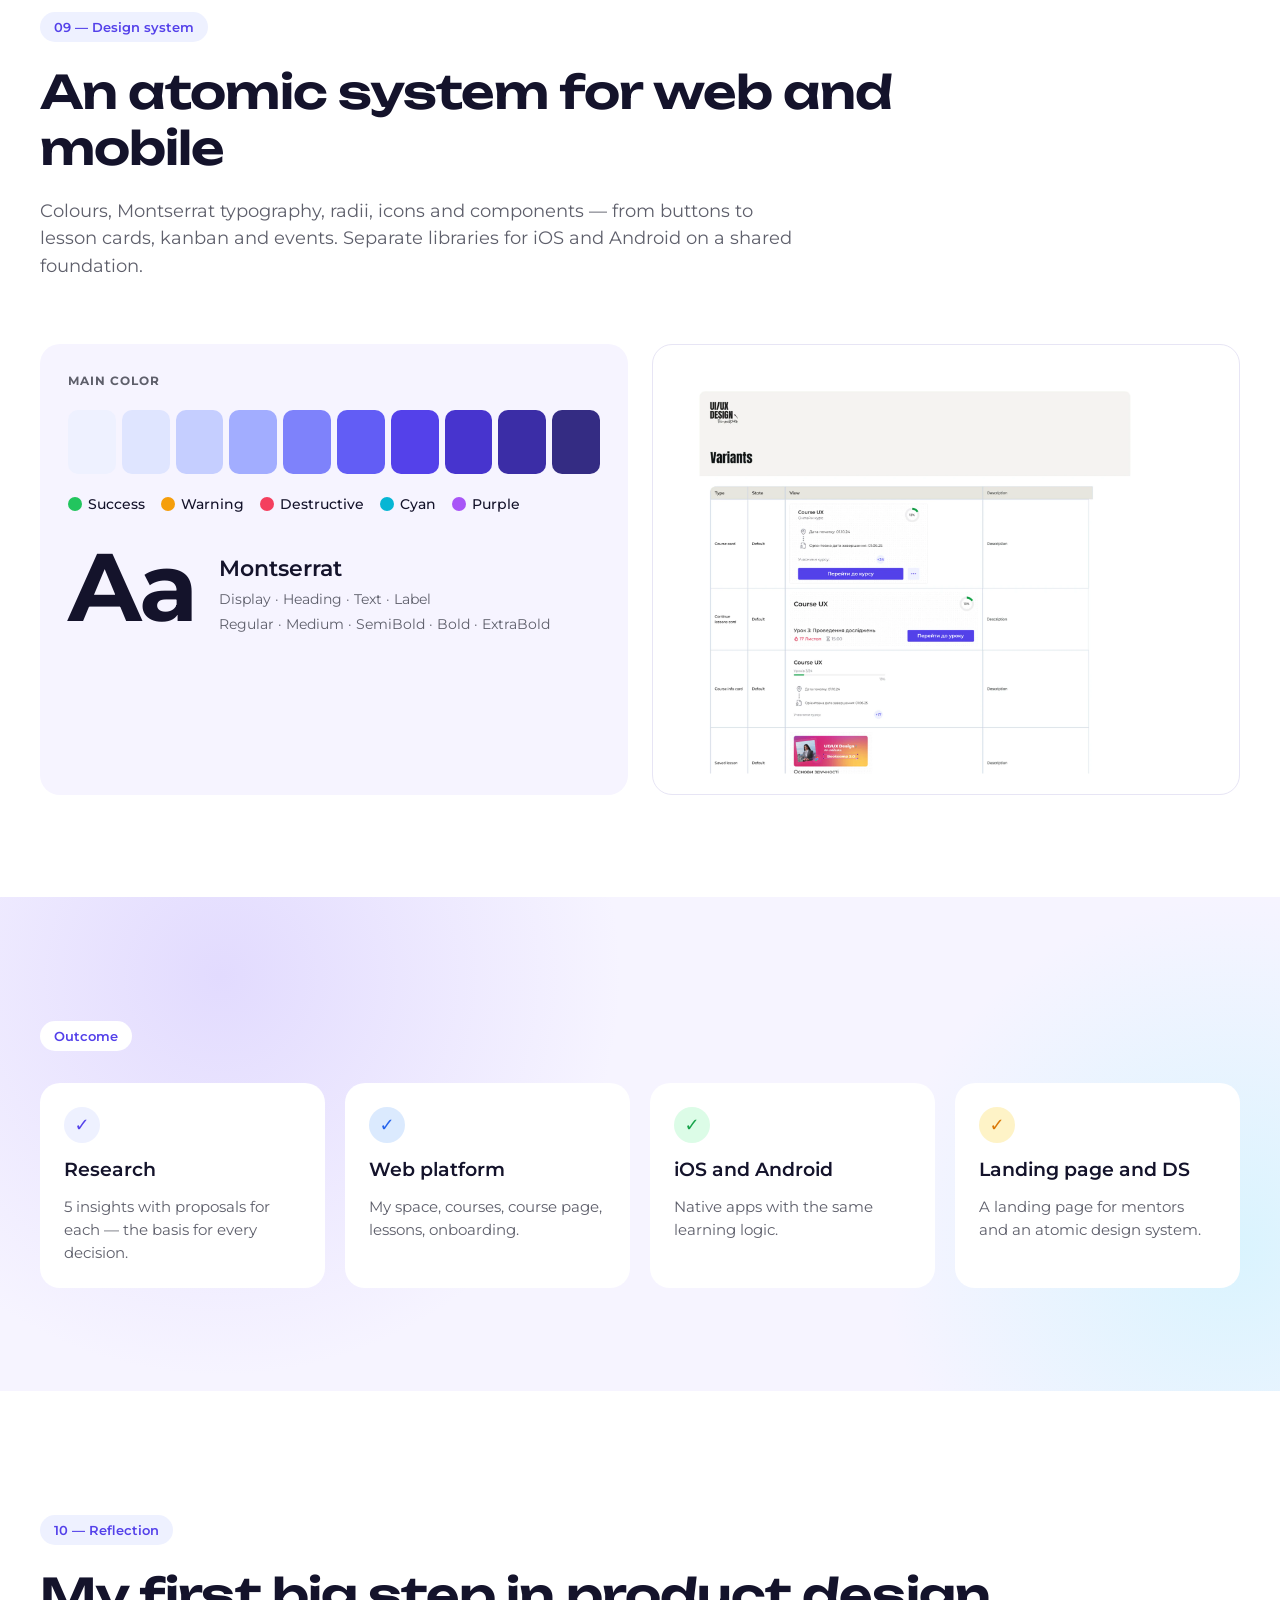
<file: case/eduportal.html>
<!DOCTYPE html>
<html lang="en">
<head>
<meta charset="utf-8">
<meta name="viewport" content="width=device-width, initial-scale=1">
<title>EduPortal — Case study · Ruslana Shurubura</title>
<meta name="description" content="EduPortal, a learning project: research with students, a web platform, iOS / Android apps and a landing page. Case study by Ruslana Shurubura.">
<meta name="theme-color" content="#FFFFFF">

<link rel="stylesheet" href="../css/case.css?v=2611130857">
<style>@font-face{font-family:"Montserrat";font-weight:400;font-display:swap;src:url(../fonts/montserrat-latin-400.woff2) format("woff2")}@font-face{font-family:"Montserrat";font-weight:500;font-display:swap;src:url(../fonts/montserrat-latin-500.woff2) format("woff2")}@font-face{font-family:"Montserrat";font-weight:600;font-display:swap;src:url(../fonts/montserrat-latin-600.woff2) format("woff2")}@font-face{font-family:"Montserrat";font-weight:700;font-display:swap;src:url(../fonts/montserrat-latin-700.woff2) format("woff2")}@font-face{font-family:"Unbounded";font-weight:500;font-display:swap;src:url(../fonts/unbounded-latin-500.woff2) format("woff2")}@font-face{font-family:"Unbounded";font-weight:600;font-display:swap;src:url(../fonts/unbounded-latin-600.woff2) format("woff2")}@font-face{font-family:"Unbounded";font-weight:700;font-display:swap;src:url(../fonts/unbounded-latin-700.woff2) format("woff2")}:root,body{--bg:#FFFFFF;--surface:#FFFFFF;--chip:#EEF1FF;--line:#E7E5F5;--text:#14132B;--muted:#5E5F6B;--dim:#8B8C99;--accent:#5441EA;--accent-bg:#EEF1FF;--hl:#5441EA;--hl-text:#E0DDFF;--hl-label:#FFFFFF;--glow:rgba(196,181,253,.35);--ink:#5441EA;--font:Montserrat, system-ui, sans-serif;--display:Unbounded, system-ui, sans-serif;--pen:url("data:image/svg+xml,%3Csvg%20xmlns%3D%22http%3A//www.w3.org/2000/svg%22%20width%3D%2232%22%20height%3D%2232%22%20viewBox%3D%220%200%2032%2032%22%3E%3Cpolygon%20points%3D%226.2%2C20.8%2023.5%2C3.5%2028.5%2C8.5%2011.1%2C25.8%22%20fill%3D%22%23FFFFFF%22%20stroke%3D%22%2314132B%22%20stroke-width%3D%221.2%22%20stroke-linejoin%3D%22round%22/%3E%3Cpolygon%20points%3D%2219.6%2C7.4%2021.3%2C5.7%2026.3%2C10.7%2024.6%2C12.4%22%20fill%3D%22%235441EA%22/%3E%3Cpolygon%20points%3D%223%2C29%206.4%2C21%2011%2C25.6%22%20fill%3D%22%23C9A27A%22%20stroke%3D%22%2314132B%22%20stroke-width%3D%221%22%20stroke-linejoin%3D%22round%22/%3E%3Cline%20x1%3D%223.4%22%20y1%3D%2228.6%22%20x2%3D%227.6%22%20y2%3D%2224.4%22%20stroke%3D%22%2314132B%22%20stroke-width%3D%22.9%22/%3E%3C/svg%3E") 3 29, auto;}</style>
<script>if(!matchMedia('(prefers-reduced-motion: reduce)').matches)document.documentElement.classList.add('anim')</script>
</head>
<body class="case-eduportal">
<header class="bar"><div class="wrap">
  <a href="../index.html#work"><span aria-hidden="true">←</span> all work</a>
  <a class="name" href="../index.html">ruslana shurubura</a>
</div></header>
<main>

<section class="sec hero ehero" aria-label="Intro">
  <span class="e-glow" style="--c:#A78BFA;--o:0.55;width:1000px;height:1000px;left:49%;top:-31%" aria-hidden="true"></span><span class="e-glow" style="--c:#67E8F9;--o:0.45;width:900px;height:900px;left:-24%;top:47%" aria-hidden="true"></span><span class="e-glow" style="--c:#F9A8D4;--o:0.5;width:700px;height:700px;left:73%;top:26%" aria-hidden="true"></span><span class="e-glow" style="--c:#FDBA74;--o:0.4;width:700px;height:700px;left:62%;top:68%" aria-hidden="true"></span>
  <div class="wrap">
    <div class="hero__text">
      <p class="e-tags rv"><span class="e-pill fill">Learning project</span><span class="e-pill w">EdTech</span><span class="e-pill w">Web · iOS · Android</span></p>
      <h1 class="display rv" style="--d:.08s">EduPortal</h1>
      <p class="lead rv" style="--d:.16s">An online learning platform: from student interviews and a survey — to a web platform, iOS / Android apps and a landing page.</p>
      <dl class="e-meta rv" style="--d:.28s">
        <div><dt>TYPE</dt><dd>UI/UX Bootcamp, po-lyudsky</dd></div>
        <div><dt>TIMELINE</dt><dd>Oct 2024 — Apr 2025</dd></div>
        <div><dt>ROLE</dt><dd>UX/UI Designer, full cycle</dd></div>
      </dl>
    </div>
    <div class="e-stage-wrap rv" role="img" aria-label="EduPortal “My space” web screen and the iOS lessons screen">
      <div class="e-stage fit" data-w="620" data-wm="950">
        <div class="hw" style="left:80px;top:50px;width:860px;--d:.35s"><div class="e-win "><div class="e-bar" aria-hidden="true"><i></i><i></i><i></i></div><img class="" src="eduportal/img/hero-web.webp?v=2611130857" alt="" width="2400" height="1464" decoding="async"></div></div>
        <div class="hw" style="left:430px;top:290px;width:250px;--d:.55s"><div class="e-phone "><img class="" src="eduportal/img/hero-phone.webp?v=2611130857" alt="" width="750" height="1560" decoding="async"></div></div>
        <div class="hw" style="left:370px;top:0;--d:.95s"><span class="e-stk"><i style="background:#D97706"></i>In progress · 2/3</span></div>
        <div class="hw" style="left:0;top:660px;--d:.8s"><span class="e-stk"><i style="background:#16A34A"></i>Reviewed · 3/3</span></div>
      </div>
    </div>
  </div>
</section>

<section class="sec" aria-labelledby="s1">
  <div class="wrap e-split">
    <header class="head">
      <p class="rv"><span class="e-pill v">01 — About the project</span></p>
      <h2 id="s1" class="rv" style="--d:.06s">One platform instead of a course, chats and spreadsheets</h2>
      <p class="p rv" style="--d:.12s">The founder of an online course wanted her own platform: recorded courses, live classes and one-on-one lectures — all in one place.</p>
      <p class="p rv" style="--d:.18s">My task was to research students and design a product that works well both for learning and for teaching.</p>
    </header>
    <div class="e-col b rv" style="--d:.1s"><p class="ch"><b>4</b>Product goals</p><div class="cards" data-stagger><div class="e-task"><p class="k">Goal 01</p><h3>An organised learning space</h3><p>What to learn now, what’s next and how much is done.</p></div><div class="e-task"><p class="k">Goal 02</p><h3>Everything in one place</h3><p>Lessons, assignments, communication and events — without switching between services.</p></div><div class="e-task"><p class="k">Goal 03</p><h3>Easier for mentors</h3><p>Easy to create and run courses and review assignments.</p></div><div class="e-task"><p class="k">Goal 04</p><h3>Accessible to everyone</h3><p>Clear for people with different levels of tech skills.</p></div></div></div>
  </div>
</section>

<section class="sec soft" aria-labelledby="s2">
  <span class="e-glow" style="--c:#C4B5FD;--o:0.35;width:700px;height:700px;left:62%;top:-19%" aria-hidden="true"></span>
  <div class="wrap stack">
    <header class="head narrow"><p class="rv"><span class="e-pill v">02 — My role</span></p><h2 id="s2" class="rv" style="--d:.06s">Full cycle — from questions to a design system</h2><p class="p rv" style="--d:0.12s">We ran the interviews and the survey together with my bootcamp group. The analysis, insights, product structure, design for all platforms and the design system are my work.</p></header>
    <div class="e-role">
      <div class="e-col o rv"><p class="ch"><b>3</b>With the group</p><div class="cards" data-stagger><div class="e-task"><h3>Stakeholder interview</h3><p>The course founder: vision, goals, constraints.</p></div><div class="e-task"><h3>In-depth interview</h3><p>How a student takes a lesson and works with a mentor.</p></div><div class="e-task"><h3>Student survey</h3><p>~60 responses about habits and motivation.</p></div></div></div>
      <div class="e-col g rv" style="--d:.12s"><p class="ch"><b>9</b>On my own</p><div class="cards g3" data-stagger><div class="e-task sm"><h3>Synthesis and 5 insights</h3></div><div class="e-task sm"><h3>Personas and user stories</h3></div><div class="e-task sm"><h3>User flow and MoSCoW</h3></div><div class="e-task sm"><h3>Sketches and wireframes</h3></div><div class="e-task sm"><h3>Maze test</h3></div><div class="e-task sm"><h3>Web platform UI</h3></div><div class="e-task sm"><h3>iOS and Android</h3></div><div class="e-task sm"><h3>Landing page for mentors</h3></div><div class="e-task sm"><h3>Design system</h3></div></div></div>
    </div>
  </div>
</section>

<section class="sec e-scale" aria-label="Scale">
  <div class="wrap"><div class="e-tiles" data-stagger><div class="e-st b"><b>~60</b><p>students answered the survey</p></div><div class="e-st o"><b>2</b><p>interviews: the course founder and a student</p></div><div class="e-st g"><b>5</b><p>insights → product decisions</p></div><div class="e-st p"><b>4</b><p>surfaces: Web, iOS, Android, landing page</p></div></div></div>
</section>

<section class="sec soft" aria-labelledby="s3">
  <span class="e-glow" style="--c:#A5F3FC;--o:0.35;width:800px;height:800px;left:-21%;top:21%" aria-hidden="true"></span>
  <div class="wrap stack">
    <header class="head narrow"><p class="rv"><span class="e-pill v">03 — Research</span></p><h2 id="s3" class="rv" style="--d:.06s">First — what gets in the way of learning</h2><p class="p rv" style="--d:0.12s">The goal was to understand students’ needs and problems, so the platform makes learning easier and keeps people engaged. I combined four sources to see the business, the people and the market.</p></header>
    <div class="e-grp">
      <div class="e-g4" data-stagger><div class="e-card"><span class="e-pill v">Stakeholder</span><h3>Interview with the founder</h3><p>Vision, business goals, constraints, success metrics.</p></div><div class="e-card"><span class="e-pill o">Qualitative</span><h3>In-depth interview</h3><p>How a student takes a lesson, takes notes and talks to a mentor.</p></div><div class="e-card"><span class="e-pill b">Quantitative</span><h3>Survey of ~60 students</h3><p>Devices, feedback formats, motivation, community.</p></div><div class="e-card"><span class="e-pill g">Market</span><h3>Competitor benchmark</h3><p>Parameters, usability review, strengths and gaps.</p></div></div>
      <div class="e-card e-crit rv"><p class="hl"><span class="e-pill g">Benchmark</span><span>I evaluated competitors (including Coursera and Skillshare) against 5 usability criteria</span></p>
        <div class="stk" data-stagger><div style="background:#FBCFE8"><h3>Learnability</h3><p>How quickly can a newcomer figure out the navigation and features?</p></div><div style="background:#FDE68A"><h3>Efficiency</h3><p>Can tasks be done quickly?</p></div><div style="background:#FECACA"><h3>Errors</h3><p>What mistakes do people make, and are they easy to fix?</p></div><div style="background:#BFDBFE"><h3>Satisfaction</h3><p>Is there satisfaction and a WOW effect?</p></div><div style="background:#BBF7D0"><h3>Memorability</h3><p>Is it easy to come back after a break?</p></div></div></div>
    </div>
    <div class="e-slides" data-stagger><div class="sl"><img class="" src="eduportal/img/slide-1.webp?v=2611130857" alt="Research report slide 1" width="1152" height="648" loading=lazy decoding="async"></div><div class="sl"><img class="" src="eduportal/img/slide-2.webp?v=2611130857" alt="Research report slide 2" width="1152" height="648" loading=lazy decoding="async"></div><div class="sl"><img class="" src="eduportal/img/slide-3.webp?v=2611130857" alt="Research report slide 3" width="1152" height="648" loading=lazy decoding="async"></div></div>
    <div class="e-g4 e-rings" data-stagger><div class="e-ring" style="--v:95;--c:#5441EA"><span class="r"><svg viewBox="0 0 92 92" aria-hidden="true"><circle cx="46" cy="46" r="42"/><circle class="pr" cx="46" cy="46" r="42" pathLength="100"/></svg><b>95%</b></span><p>want to see their progress visually</p></div><div class="e-ring" style="--v:92;--c:#2563EB"><span class="r"><svg viewBox="0 0 92 92" aria-hidden="true"><circle cx="46" cy="46" r="42"/><circle class="pr" cx="46" cy="46" r="42" pathLength="100"/></svg><b>92%</b></span><p>value interactive assignments</p></div><div class="e-ring" style="--v:90;--c:#16A34A"><span class="r"><svg viewBox="0 0 92 92" aria-hidden="true"><circle cx="46" cy="46" r="42"/><circle class="pr" cx="46" cy="46" r="42" pathLength="100"/></svg><b>90%</b></span><p>want to download materials for offline use</p></div><div class="e-ring" style="--v:86.7;--c:#D97706"><span class="r"><svg viewBox="0 0 92 92" aria-hidden="true"><circle cx="46" cy="46" r="42"/><circle class="pr" cx="46" cy="46" r="42" pathLength="100"/></svg><b>86,7%</b></span><p>study on a laptop or PC</p></div></div>
  </div>
</section>

<section class="sec" aria-labelledby="s31">
  <span class="e-glow" style="--c:#C4B5FD;--o:0.35;width:900px;height:900px;left:-14%;top:29%" aria-hidden="true"></span><span class="e-glow" style="--c:#A5F3FC;--o:0.35;width:800px;height:800px;left:69%;top:70%" aria-hidden="true"></span>
  <div class="wrap stack">
    <header class="head narrow"><p class="rv"><span class="e-pill v">03.1 — From research to decisions</span></p><h2 id="s31" class="rv" style="--d:.06s">5 insights — and where they live in the interface</h2><p class="p rv" style="--d:0.12s">After the synthesis, I formulated 5 insights, each with product proposals. They defined what goes on the main “My space” screen.</p></header>
    <div class="e-map rv"><div class="e-win "><div class="e-bar" aria-hidden="true"><i></i><i></i><i></i></div><img class="" src="eduportal/img/myspace.webp?v=2611130857" alt="“My space” screen with five numbered insight markers" width="2400" height="1509" loading=lazy decoding="async"></div><span class="e-pin" data-pin="1" style="--c:#5441EA;left:65.17%;top:15.95%;--i:0">1</span><span class="e-pin" data-pin="2" style="--c:#DB2777;left:70.83%;top:76.58%;--i:1">2</span><span class="e-pin" data-pin="3" style="--c:#2563EB;left:14.00%;top:13.29%;--i:2">3</span><span class="e-pin" data-pin="4" style="--c:#D97706;left:93.17%;top:14.43%;--i:3">4</span><span class="e-pin" data-pin="5" style="--c:#0891B2;left:80.75%;top:5.82%;--i:4">5</span></div>
    <div class="e-ins-row" data-stagger><div class="e-ins" data-pin="1" style="--c:#5441EA"><p class="h"><span>1</span>I SAW</p><p class="saw">Motivation comes not only from lessons but from the platform too: progress, access, support.</p><hr><p class="h2">→ I DECIDED</p><p class="dc">A progress tracker in the course and on “My space”, deadlines on cards, achievements.</p></div><div class="e-ins" data-pin="2" style="--c:#DB2777"><p class="h"><span>2</span>I SAW</p><p class="saw">A sense of community is missing, even when the course is pre-recorded.</p><hr><p class="h2">→ I DECIDED</p><p class="dc">A mentors block and chats, course events: Q&amp;A, guest lectures.</p></div><div class="e-ins" data-pin="3" style="--c:#2563EB"><p class="h"><span>3</span>I SAW</p><p class="saw">Materials and tools are needed in one place.</p><hr><p class="h2">→ I DECIDED</p><p class="dc">“My space”: lesson, assignments, events and mentors on one screen.</p></div><div class="e-ins" data-pin="4" style="--c:#D97706"><p class="h"><span>4</span>I SAW</p><p class="saw">Reminders help people not drop out of learning.</p><hr><p class="h2">→ I DECIDED</p><p class="dc">Calendar, upcoming events, notifications, deadlines on assignments.</p></div><div class="e-ins" data-pin="5" style="--c:#0891B2"><p class="h"><span>5</span>I SAW</p><p class="saw">AI is valued for quick answers without waiting for a mentor.</p><hr><p class="h2">→ I DECIDED</p><p class="dc">An AI assistant in the header — on every screen.</p></div></div>
  </div>
</section>

<section class="sec soft" aria-labelledby="s4">
  <span class="e-glow" style="--c:#FBCFE8;--o:0.4;width:700px;height:700px;left:69%;top:-9%" aria-hidden="true"></span>
  <div class="wrap stack">
    <header class="head narrow"><p class="rv"><span class="e-pill v">04 — Product structure</span></p><h2 id="s4" class="rv" style="--d:.06s">For whom, and in what order</h2><p class="p rv" style="--d:0.12s">From the insights I built four personas, user stories and a user flow, and sorted features with MoSCoW — to separate must-haves from nice-to-haves.</p></header>
    <div class="e-grp">
      <div class="e-g4" data-stagger><div class="e-card e-persona"><i style="background:linear-gradient(135deg,#C4B5FD,#67E8F9)"></i><p class="k">PERSONA 01</p><h3>Results-driven</h3><p>Has a clear goal: upskill or change careers. Values efficiency and a clear plan.</p></div><div class="e-card e-persona"><i style="background:linear-gradient(135deg,#FDBA74,#F9A8D4)"></i><p class="k">PERSONA 02</p><h3>Balancing work and study</h3><p>Always short on time. Looks for courses that fit a busy schedule.</p></div><div class="e-card e-persona"><i style="background:linear-gradient(135deg,#86EFAC,#67E8F9)"></i><p class="k">PERSONA 03</p><h3>New to online learning</h3><p>Hasn’t taken online courses before and doubts the format. Needs support at every step.</p></div><div class="e-card e-persona"><i style="background:linear-gradient(135deg,#F9A8D4,#A78BFA)"></i><p class="k">PERSONA 04</p><h3>Communication-driven</h3><p>Values working together, group discussions and regular contact with a mentor.</p></div></div>
      <div class="e-card e-mos rv"><p class="hl"><span class="e-pill v">MoSCoW</span><span>feature priorities for the MVP</span></p><div class="mrow" style="--c:#2563EB;--bg:#DBEAFE"><div class="ml"><b>M</b><div><h3>Must have</h3><p>critical for the MVP</p></div></div><ul><li style="--i:0">Personal student dashboard</li><li style="--i:1">Progress tracking</li><li style="--i:2">Deadline and event reminders</li><li style="--i:3">Quick search across materials</li><li style="--i:4">Chat with classmates and mentor</li><li style="--i:5">Calendar of events and deadlines</li></ul></div><div class="mrow" style="--c:#D97706;--bg:#FEF3C7"><div class="ml"><b>S</b><div><h3>Should have</h3><p>important, but later</p></div></div><ul><li style="--i:6">Progress autosave</li><li style="--i:7">Feedback panel</li><li style="--i:8">Study planning</li><li style="--i:9">Offline access to materials</li><li style="--i:10">Google Calendar integration</li></ul></div><div class="mrow" style="--c:#DB2777;--bg:#FCE7F3"><div class="ml"><b>C</b><div><h3>Could have</h3><p>nice-to-have</p></div></div><ul><li style="--i:11">Achievements and rewards</li><li style="--i:12">Focus mode</li><li style="--i:13">Group assignments and projects</li></ul></div><div class="mrow" style="--c:#7C3AED;--bg:#EDE9FE"><div class="ml"><b>W</b><div><h3>Won’t have</h3><p>not this time</p></div></div><ul><li style="--i:14">Zoom and Google Docs integrations</li><li style="--i:15">Audio, presentations and other formats</li></ul></div></div>
      <div class="e-card e-flow rv"><p class="hl"><span class="e-pill v">User flow</span><span>how a student starts a lesson and submits an assignment — original from FigJam</span></p>
        <div class="fl"><img class="" src="eduportal/img/userflow.webp?v=2611130857" alt="User flow: how a student starts a lesson and submits an assignment" width="2400" height="1898" loading=lazy decoding="async"></div></div>
    </div>
  </div>
</section>

<section class="sec" aria-labelledby="s5">
  <div class="wrap stack">
    <header class="head narrow"><p class="rv"><span class="e-pill v">05 — Sketches → wireframes → test</span></p><h2 id="s5" class="rv" style="--d:.06s">Two iterations before the first UI pixel</h2><p class="p rv" style="--d:0.12s">First — quick sketches to try out layout options. Then wireframes in two iterations and a usability test of the prototype in Maze.</p></header>
    <div class="e-steps" data-stagger><div class="e-step" style="--c:#DB2777"><div class="sh"><b>01</b><i></i></div><div class="e-win "><div class="e-bar" aria-hidden="true"><i></i><i></i><i></i></div><img class="" src="eduportal/img/sketch.webp?v=2611130857" alt="Sketch — First options for “My space”" width="1152" height="828" loading=lazy decoding="async"></div><h3>Sketch</h3><p>First options for “My space”</p></div><div class="e-step" style="--c:#2563EB"><div class="sh"><b>02</b><i></i></div><div class="e-win "><div class="e-bar" aria-hidden="true"><i></i><i></i><i></i></div><img class="" src="eduportal/img/wf1.webp?v=2611130857" alt="Wireframe · iteration 1 — Block structure and navigation" width="1152" height="828" loading=lazy decoding="async"></div><h3>Wireframe · iteration 1</h3><p>Block structure and navigation</p></div><div class="e-step" style="--c:#16A34A"><div class="sh"><b>03</b><i></i></div><div class="e-win "><div class="e-bar" aria-hidden="true"><i></i><i></i><i></i></div><img class="" src="eduportal/img/wf2.webp?v=2611130857" alt="Wireframe · iteration 2 — Refined hierarchy after revisions" width="1152" height="828" loading=lazy decoding="async"></div><h3>Wireframe · iteration 2</h3><p>Refined hierarchy after revisions</p></div></div>
    <div class="e-maze rv"><span class="b">04 · Maze test</span><p>Users completed tasks on the prototype. I watched where they got lost and, after the test, moved several blocks.</p></div>
  </div>
</section>

<section class="sec soft" aria-labelledby="s6">
  <span class="e-glow" style="--c:#A5F3FC;--o:0.35;width:700px;height:700px;left:-14%;top:-14%" aria-hidden="true"></span><span class="e-glow" style="--c:#FBCFE8;--o:0.35;width:800px;height:800px;left:69%;top:63%" aria-hidden="true"></span>
  <div class="wrap stack">
    <header class="head narrow"><p class="rv"><span class="e-pill v">06 — Web platform</span></p><h2 id="s6" class="rv" style="--d:.06s">Web is the main platform</h2><p class="p rv" style="--d:0.12s">86.7% of students study on a laptop, so I designed the whole learning journey for web first: from onboarding to homework.</p></header>
    <div class="e-web" data-stagger><figure class="e-tile"><figcaption><span class="e-pill p">Onboarding</span><span>An introduction to the platform for people new to online learning</span></figcaption><div class="e-win "><div class="e-bar" aria-hidden="true"><i></i><i></i><i></i></div><img class="" src="eduportal/img/web-onboarding.webp?v=2611130857" alt="Onboarding screen" width="1764" height="1093" loading=lazy decoding="async"></div></figure><figure class="e-tile"><figcaption><span class="e-pill b">Courses</span><span>Active, paused and completed — each with its progress</span></figcaption><div class="e-win "><div class="e-bar" aria-hidden="true"><i></i><i></i><i></i></div><img class="" src="eduportal/img/web-courses.webp?v=2611130857" alt="Courses screen" width="1764" height="1093" loading=lazy decoding="async"></div></figure><figure class="e-tile"><figcaption><span class="e-pill g">Course page</span><span>Progress, assignments, participants and upcoming events</span></figcaption><div class="e-win "><div class="e-bar" aria-hidden="true"><i></i><i></i><i></i></div><img class="" src="eduportal/img/web-course.webp?v=2611130857" alt="Course page screen" width="1764" height="1093" loading=lazy decoding="async"></div></figure><figure class="e-tile"><figcaption><span class="e-pill o">Lesson</span><span>Materials, notes and homework in one place</span></figcaption><div class="e-win "><div class="e-bar" aria-hidden="true"><i></i><i></i><i></i></div><img class="" src="eduportal/img/web-lesson.webp?v=2611130857" alt="Lesson screen" width="1764" height="1093" loading=lazy decoding="async"></div></figure></div>
  </div>
</section>

<section class="sec" aria-labelledby="s7">
  <span class="e-glow" style="--c:#67E8F9;--o:0.4;width:900px;height:900px;left:-17%;top:14%" aria-hidden="true"></span><span class="e-glow" style="--c:#C4B5FD;--o:0.45;width:900px;height:900px;left:59%;top:-8%" aria-hidden="true"></span><span class="e-glow" style="--c:#FDBA74;--o:0.35;width:900px;height:900px;left:49%;top:60%" aria-hidden="true"></span><span class="e-glow" style="--c:#F9A8D4;--o:0.35;width:700px;height:700px;left:-7%;top:71%" aria-hidden="true"></span>
  <div class="wrap stack">
    <header class="head narrow"><p class="rv"><span class="e-pill v">07 — Mobile apps</span></p><h2 id="s7" class="rv" style="--d:.06s">One logic — two platforms</h2><p class="p rv" style="--d:0.12s">The mobile app is for learning on the go: lessons, assignments, calendar and chats. The structure is the same, while the patterns are native to each platform.</p></header>
    <div class="e-vs">
      <figure class="ph rv from-left"><div class="e-phone "><img class="" src="eduportal/img/ios-lessons.webp?v=2611130857" alt="iOS lessons screen" width="900" height="1860" loading=lazy decoding="async"></div><figcaption><span class="e-pill w">iOS · HIG</span></figcaption></figure>
      <span class="vs rv popin" style="--d:.5s">vs</span>
      <figure class="ph rv from-right" style="--d:.2s"><div class="e-phone "><img class="" src="eduportal/img/android-lessons.webp?v=2611130857" alt="Android lessons screen" width="900" height="1860" loading=lazy decoding="async"></div><figcaption><span class="e-pill wg">Android · Material 3</span></figcaption></figure>
      <div class="diff" data-stagger><div class="e-card"><span class="e-pill v">iOS</span><h3>Lightness and gestures</h3><p>Gesture navigation, a native tab bar, large titles, system fonts, minimal decoration.</p></div><div class="e-card"><span class="e-pill g">Android</span><h3>Structure and contrast</h3><p>FAB, cards with shadows, strong contrast and a clear hierarchy following Material 3.</p></div><div class="e-card"><span class="e-pill o">Shared</span><h3>The same journey</h3><p>My space → Lessons → Calendar → Chats: students don’t have to relearn between devices.</p></div></div>
    </div>
    <div class="e-ladder rv"><figure class="e-lad" style="--i:0"><div class="e-phone "><img class="" src="eduportal/img/ios-study.webp?v=2611130857" alt="iOS · Learning screen" width="774" height="1620" loading=lazy decoding="async"></div><figcaption>iOS · Learning</figcaption></figure><figure class="e-lad low" style="--i:1"><div class="e-phone "><img class="" src="eduportal/img/ios-calendar.webp?v=2611130857" alt="iOS · Calendar screen" width="774" height="1620" loading=lazy decoding="async"></div><figcaption>iOS · Calendar</figcaption></figure><figure class="e-lad" style="--i:2"><div class="e-phone "><img class="" src="eduportal/img/android-video.webp?v=2611130857" alt="Android · Video lesson screen" width="774" height="1620" loading=lazy decoding="async"></div><figcaption>Android · Video lesson</figcaption></figure><figure class="e-lad low" style="--i:3"><div class="e-phone "><img class="" src="eduportal/img/android-homework.webp?v=2611130857" alt="Android · Homework screen" width="774" height="1620" loading=lazy decoding="async"></div><figcaption>Android · Homework</figcaption></figure></div>
  </div>
</section>

<section class="sec soft" aria-labelledby="s8">
  <span class="e-glow" style="--c:#FBCFE8;--o:0.45;width:900px;height:900px;left:56%;top:16%" aria-hidden="true"></span>
  <div class="wrap e-land">
    <div class="txt">
      <header class="head narrow"><p class="rv"><span class="e-pill v">08 — Landing page</span></p><h2 id="s8" class="rv" style="--d:.06s">The same insights — now as a story for mentors</h2><p class="p rv" style="--d:0.12s">I didn’t run new research: I took students’ pains and motivation from the research and turned them into arguments for mentors.</p></header>
      <ol class="e-ls" data-stagger><li style="--c:#DB2777"><b>1</b><div><h3>Students’ pains</h3><p>Confusion, chats, lack of motivation — what mentors see every day.</p></div></li><li style="--c:#2563EB"><b>2</b><div><h3>EduPortal as the solution</h3><p>How the platform brings learning into one place.</p></div></li><li style="--c:#16A34A"><b>3</b><div><h3>Value for mentors</h3><p>What the teacher and their students get.</p></div></li><li style="--c:#D97706"><b>4</b><div><h3>A clear CTA</h3><p>One clear next step.</p></div></li></ol>
    </div>
    <div class="rv from-right"><div class="e-win tall"><div class="e-bar" aria-hidden="true"><i></i><i></i><i></i></div><img class="" src="eduportal/img/landing.webp?v=2611130857" alt="Landing page for mentors" width="1920" height="2892" loading=lazy decoding="async"></div></div>
  </div>
</section>

<section class="sec" aria-labelledby="s9">
  <div class="wrap stack">
    <header class="head narrow"><p class="rv"><span class="e-pill v">09 — Design system</span></p><h2 id="s9" class="rv" style="--d:.06s">An atomic system for web and mobile</h2><p class="p rv" style="--d:0.12s">Colours, Montserrat typography, radii, icons and components — from buttons to lesson cards, kanban and events. Separate libraries for iOS and Android on a shared foundation.</p></header>
    <div class="e-ds">
      <div class="tok rv"><p class="k">MAIN COLOR</p>
        <div class="sws"><i style="background:#EEF1FF;--i:0" title="#EEF1FF"></i><i style="background:#DFE5FF;--i:1" title="#DFE5FF"></i><i style="background:#C5CEFF;--i:2" title="#C5CEFF"></i><i style="background:#A2ADFF;--i:3" title="#A2ADFF"></i><i style="background:#7E82FB;--i:4" title="#7E82FB"></i><i style="background:#625DF5;--i:5" title="#625DF5"></i><i style="background:#5441EA;--i:6" title="#5441EA"></i><i style="background:#4734CE;--i:7" title="#4734CE"></i><i style="background:#3B2DA6;--i:8" title="#3B2DA6"></i><i style="background:#342C83;--i:9" title="#342C83"></i></div>
        <ul class="sts"><li><i style="background:#22C55E"></i>Success</li><li><i style="background:#F59E0B"></i>Warning</li><li><i style="background:#F43F5E"></i>Destructive</li><li><i style="background:#06B6D4"></i>Cyan</li><li><i style="background:#A855F7"></i>Purple</li></ul>
        <div class="ty"><b>Aa</b><div><h3>Montserrat</h3><p>Display · Heading · Text · Label</p><p>Regular · Medium · SemiBold · Bold · ExtraBold</p></div></div>
      </div>
      <div class="comp rv" style="--d:.15s"><img class="" src="eduportal/img/ds.webp?v=2611130857" alt="Design system: lesson card component variants" width="1764" height="1321" loading=lazy decoding="async"></div>
    </div>
  </div>
</section>

<section class="sec soft e-out" aria-labelledby="s-out">
  <span class="e-glow" style="--c:#C4B5FD;--o:0.4;width:800px;height:800px;left:-14%;top:-65%" aria-hidden="true"></span><span class="e-glow" style="--c:#A5F3FC;--o:0.35;width:700px;height:700px;left:69%;top:0%" aria-hidden="true"></span>
  <div class="wrap stack" style="gap:32px">
    <p class="rv"><span class="e-pill w" id="s-out">Outcome</span></p>
    <div class="e-g4" data-stagger><div class="e-card"><span class="ck" style="background:#EEF1FF;color:#5441EA">✓</span><h3>Research</h3><p>5 insights with proposals for each — the basis for every decision.</p></div><div class="e-card"><span class="ck" style="background:#DBEAFE;color:#2563EB">✓</span><h3>Web platform</h3><p>My space, courses, course page, lessons, onboarding.</p></div><div class="e-card"><span class="ck" style="background:#DCFCE7;color:#16A34A">✓</span><h3>iOS and Android</h3><p>Native apps with the same learning logic.</p></div><div class="e-card"><span class="ck" style="background:#FEF3C7;color:#D97706">✓</span><h3>Landing page and DS</h3><p>A landing page for mentors and an atomic design system.</p></div></div>
  </div>
</section>

<section class="sec" aria-labelledby="s10">
  <div class="wrap stack">
    <header class="head narrow"><p class="rv"><span class="e-pill v">10 — Reflection</span></p><h2 id="s10" class="rv" style="--d:.06s">My first big step in product design</h2></header>
    <div class="e-g3" data-stagger>
      <div class="e-card soft"><h3>What worked</h3><p>I went through the full cycle — from interviews to finished interfaces. And the research didn’t stay in slides: every insight has its place on the “My space” screen.</p></div>
      <div class="e-card soft"><h3>What I’d do differently now</h3><p>For my first big project, I took on too much: web, iOS, Android and a landing page. Now I’d narrow the MVP down to key scenarios, test hypotheses and grow the product step by step.</p></div>
      <div class="e-card soft"><h3>What I took into commercial work</h3><p>The habit of backing decisions with research and keeping one logic across platforms. It’s the foundation of my work at the studio.</p></div>
    </div>
  </div>
</section>
<script>
(() => { // insight card ↔ pin highlight
  const pins = document.querySelectorAll('.e-pin');
  document.querySelectorAll('.e-ins').forEach(c => {
    const n = c.dataset.pin, on = v => pins.forEach(p => p.classList.toggle('hot', v && p.dataset.pin === n));
    c.addEventListener('mouseenter', () => on(true)); c.addEventListener('mouseleave', () => on(false));
  });
})();
</script>

</main>
<footer class="next"><div class="wrap">
  <div class="pv"><small>PREVIOUS CASE</small><a class="mid" href="research-handoff.html"><i aria-hidden="true">←</i> <span>Research &amp; Handoff</span></a></div>
  <div class="nx"><small>NEXT CASE</small><a class="big" href="hobby-index.html"><span>Hobby Index</span> <i aria-hidden="true">→</i></a></div>
</div></footer>
<script src="../js/case.js?v=2611130857" defer></script>
</body>
</html>
</file>
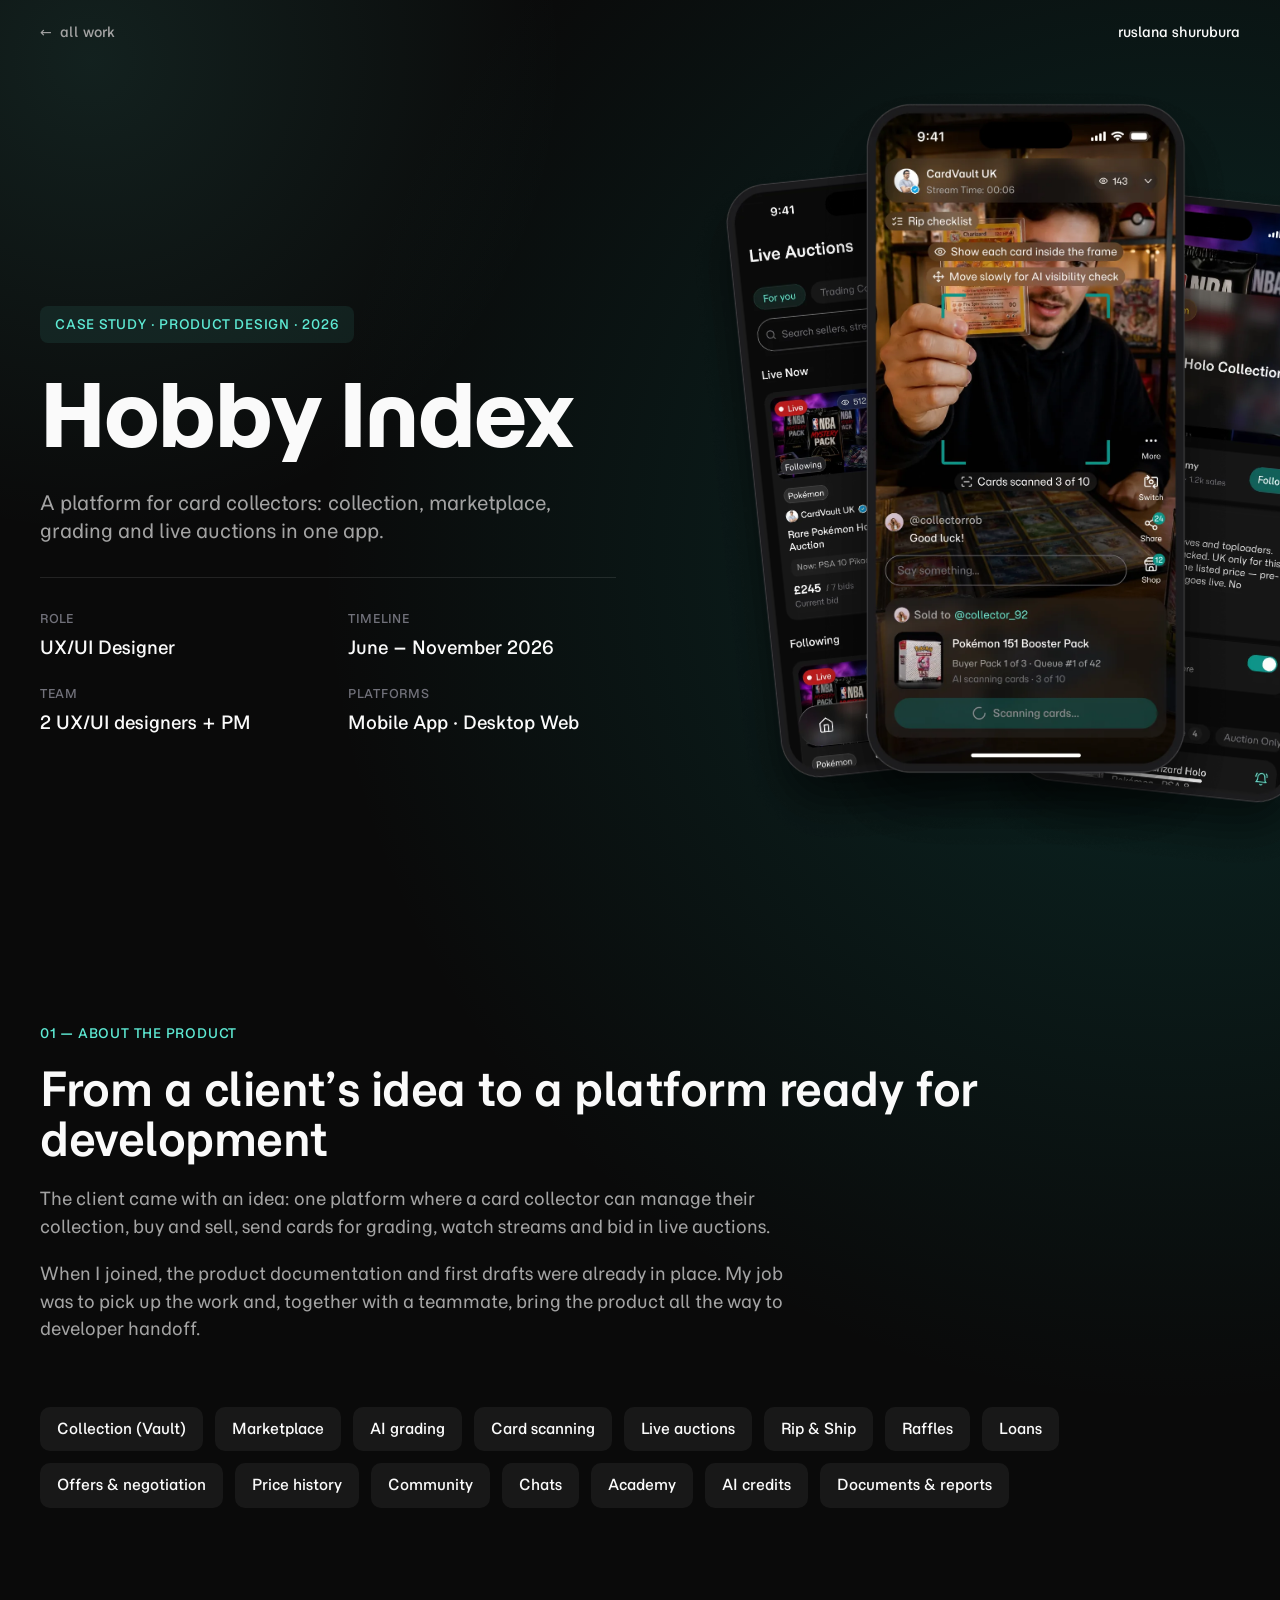
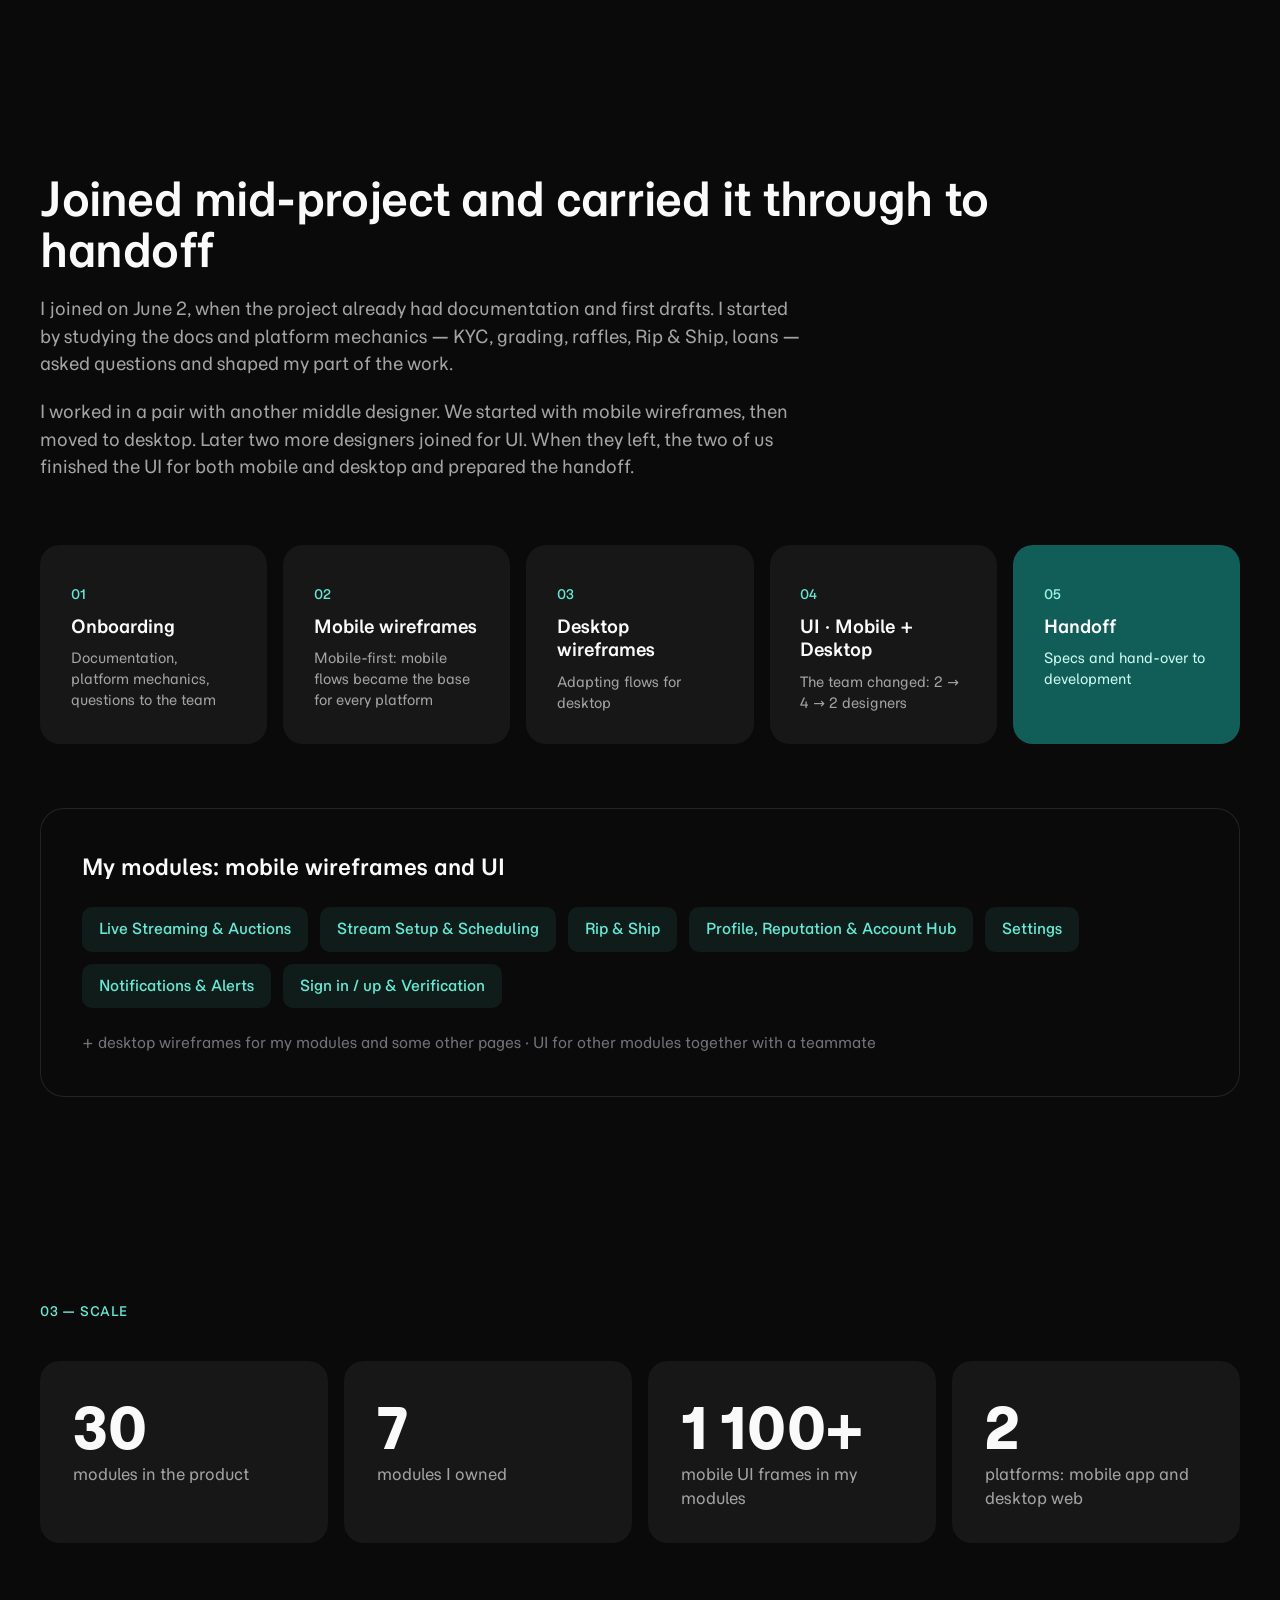
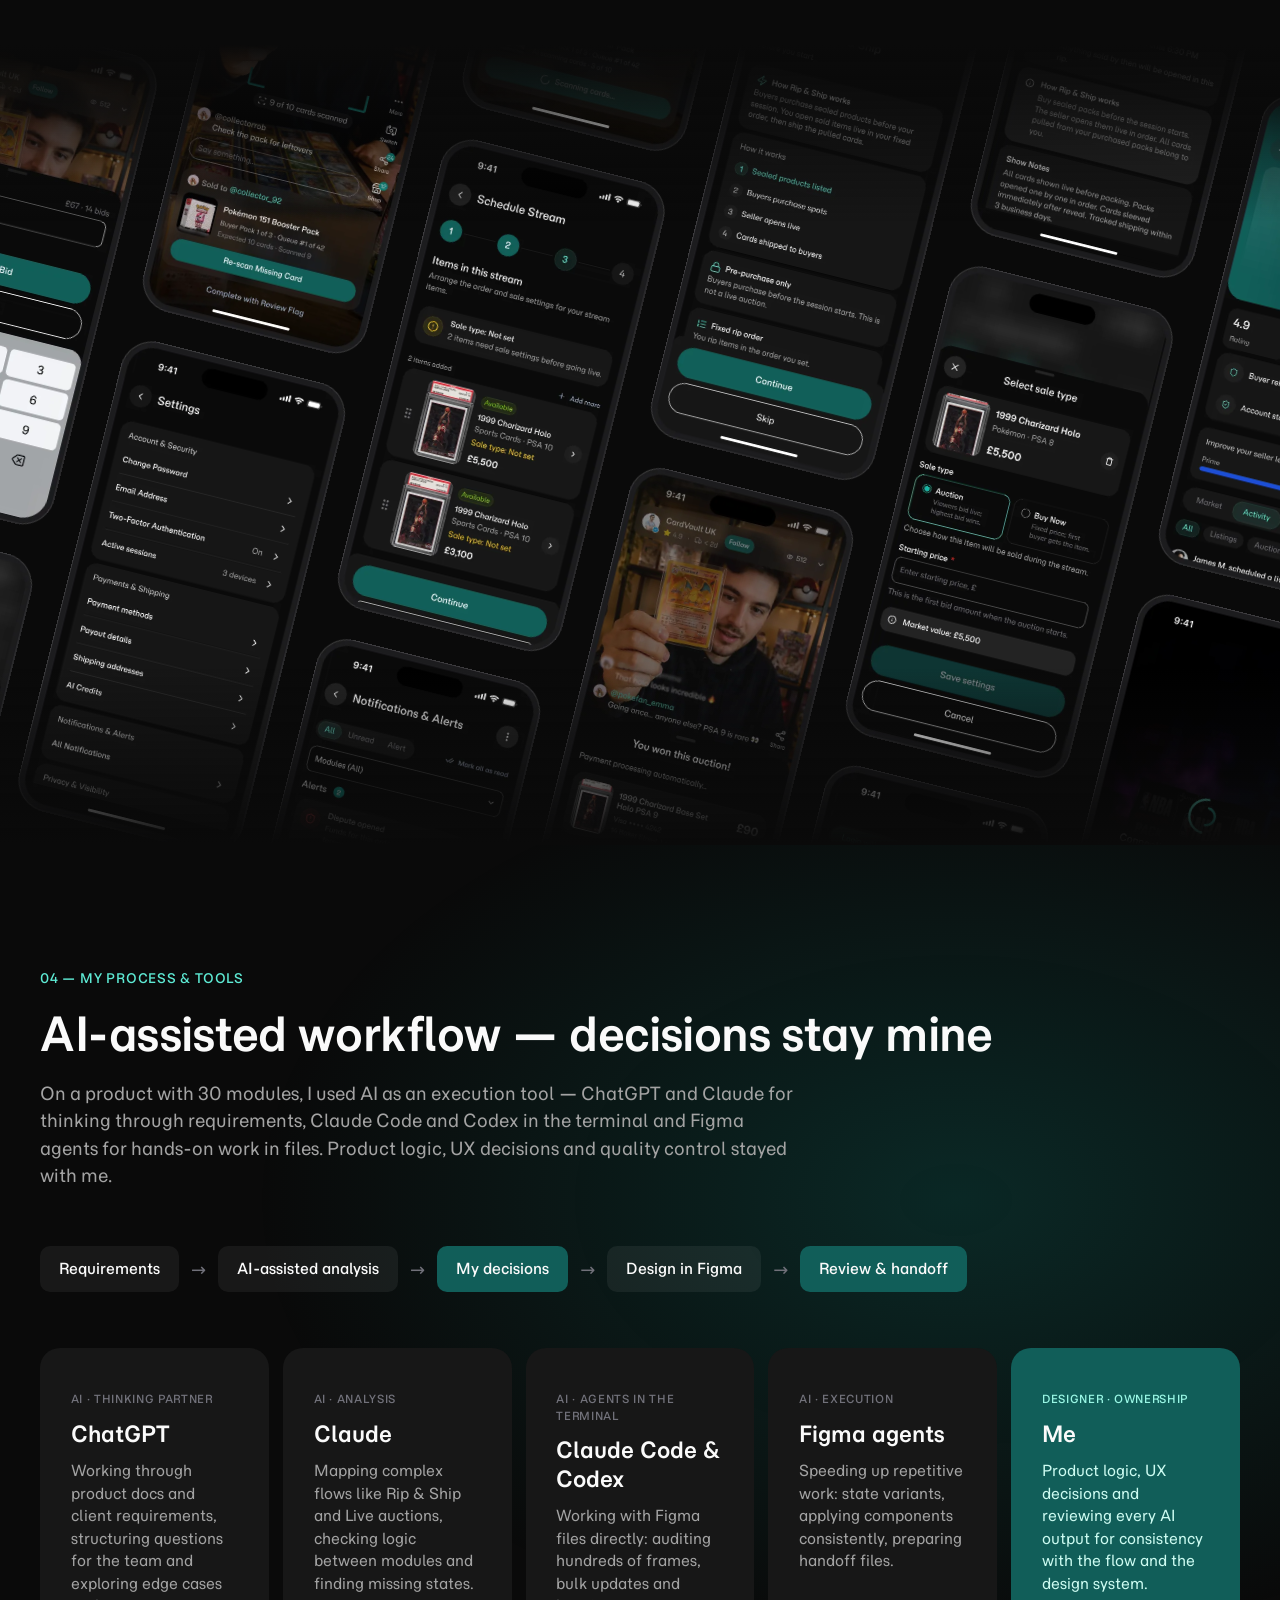
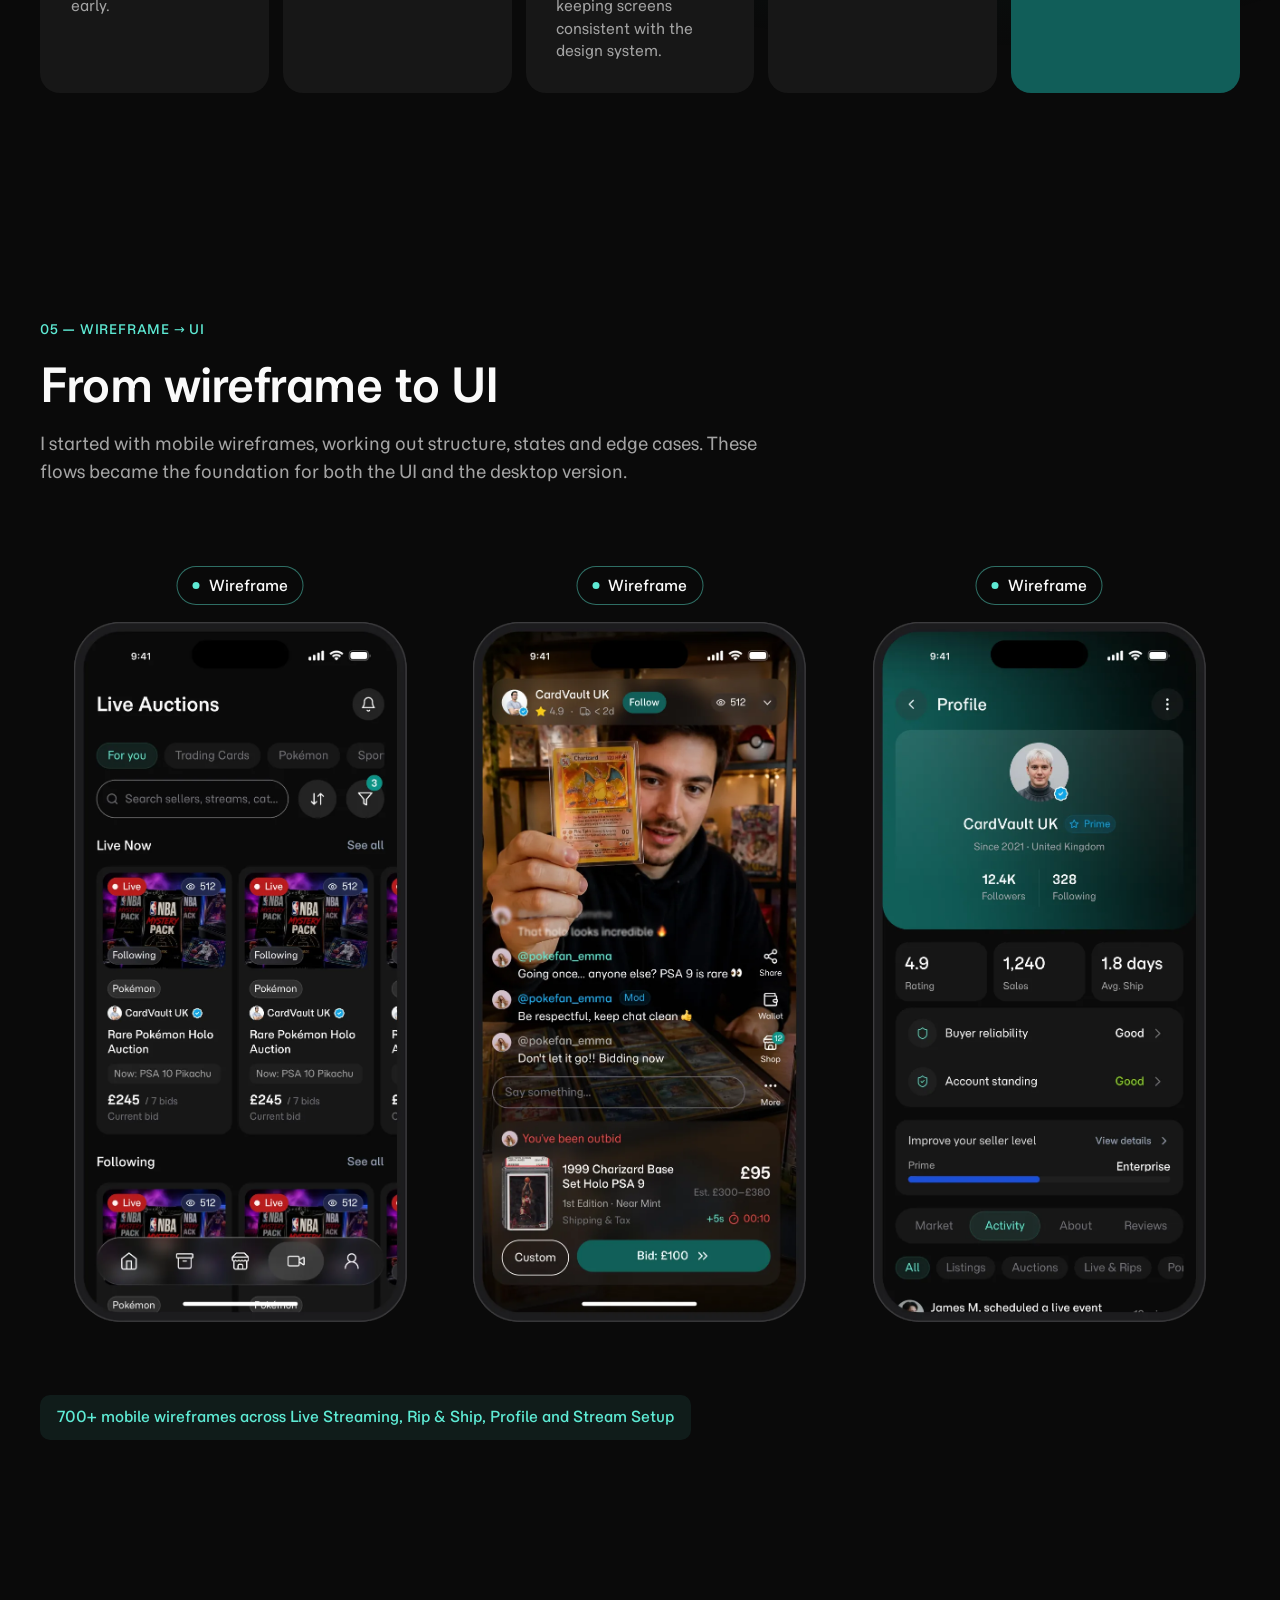
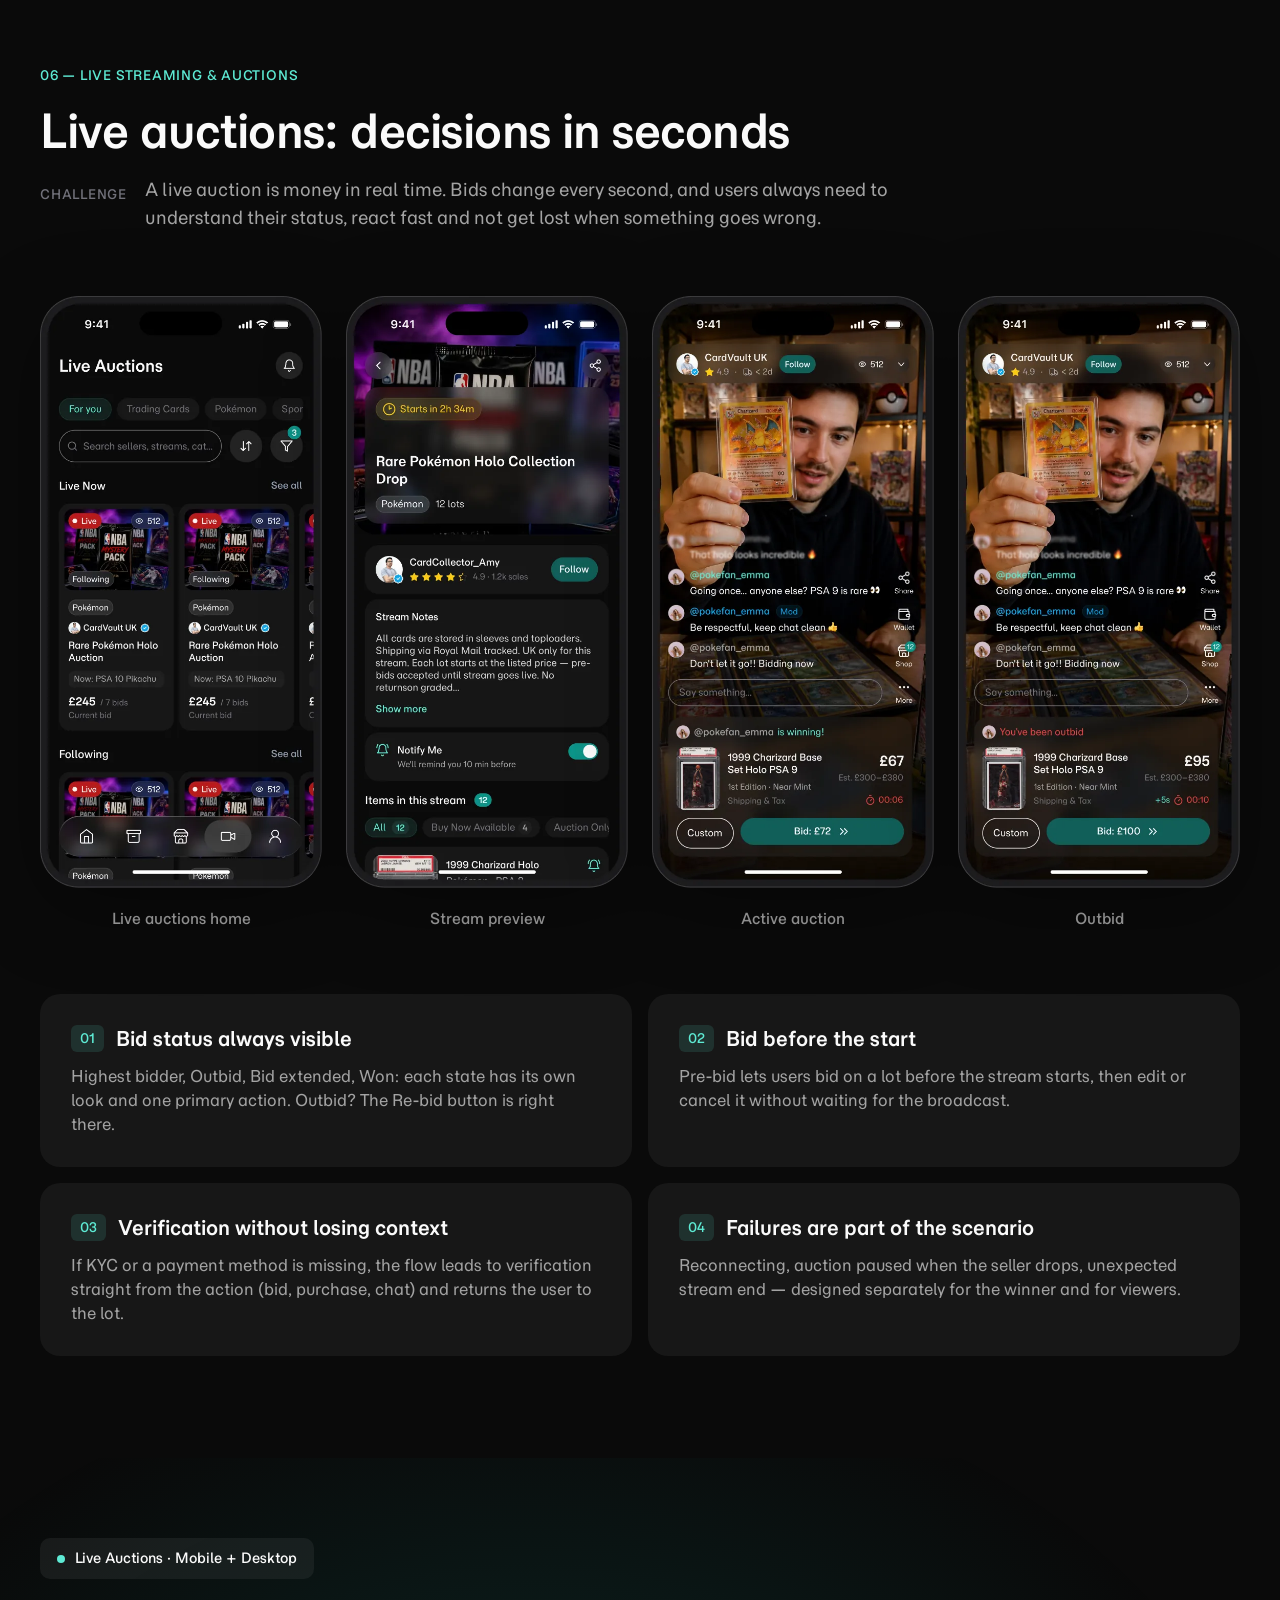
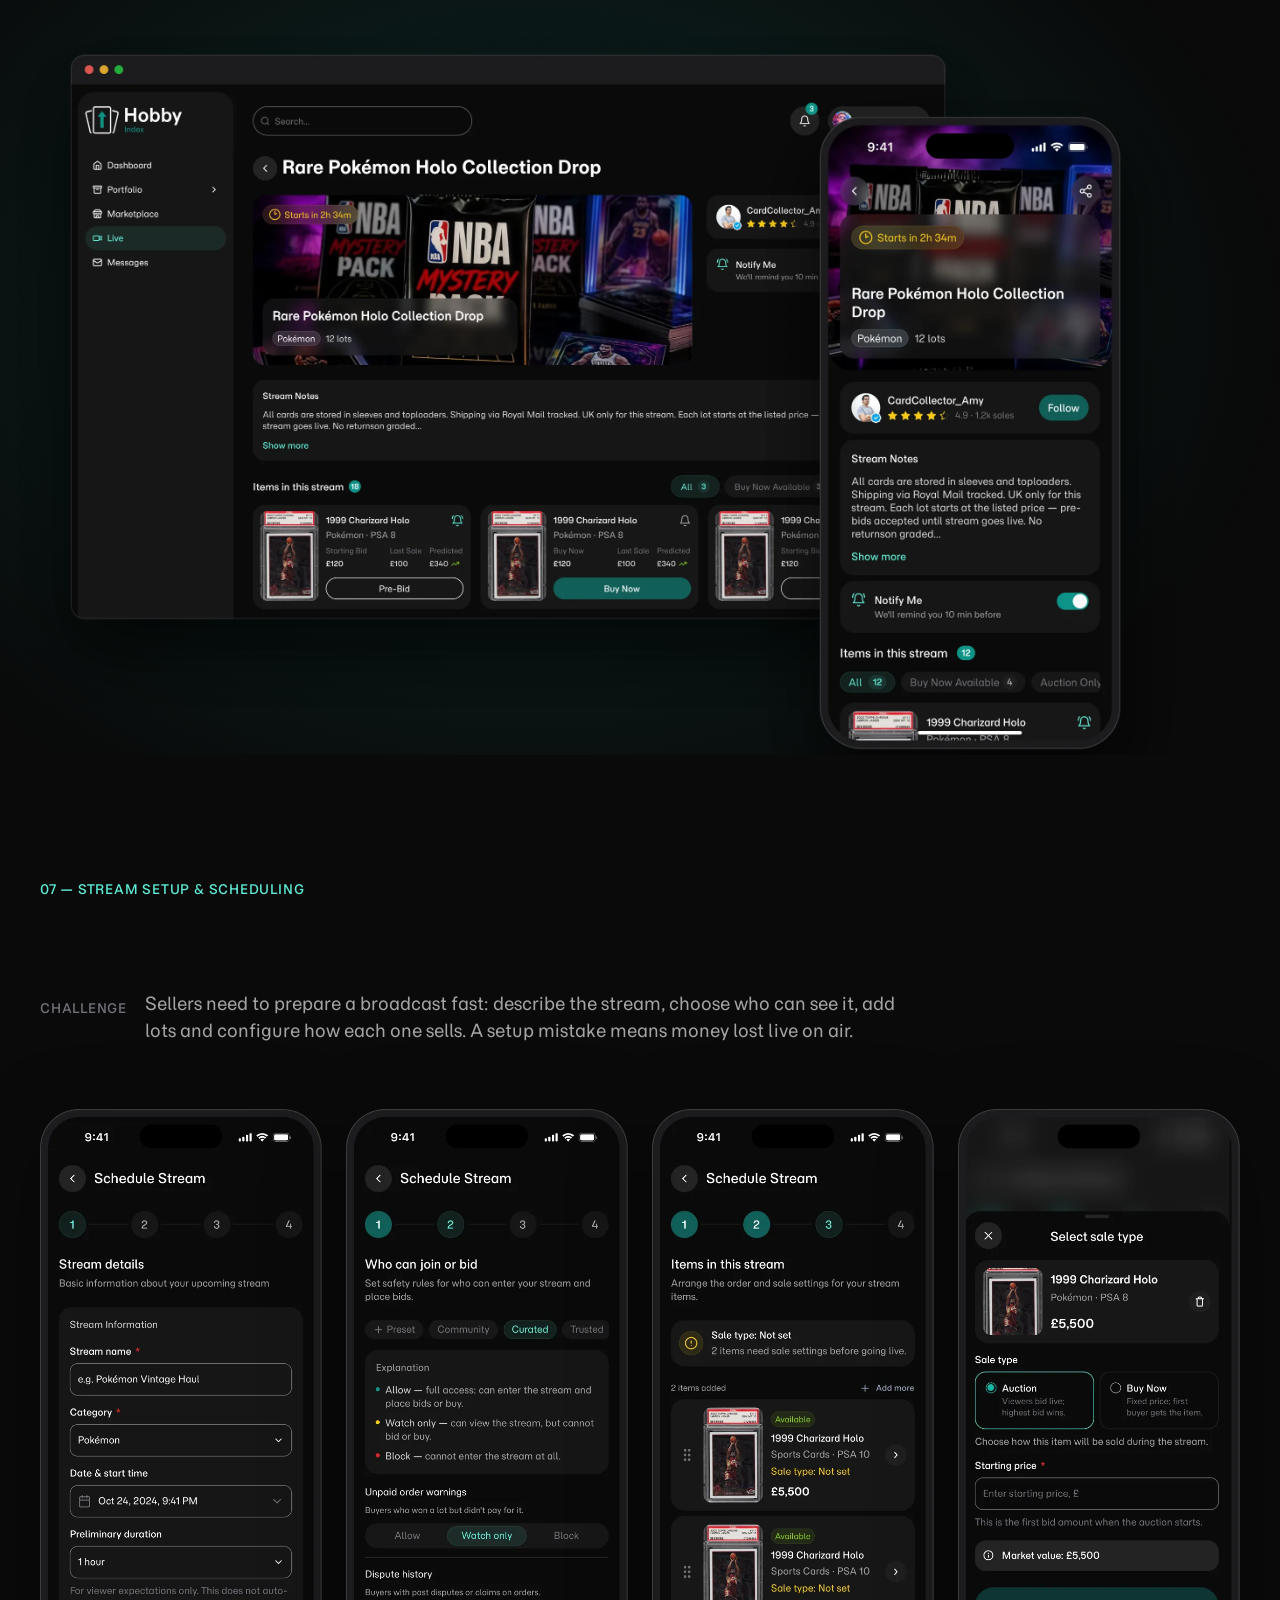
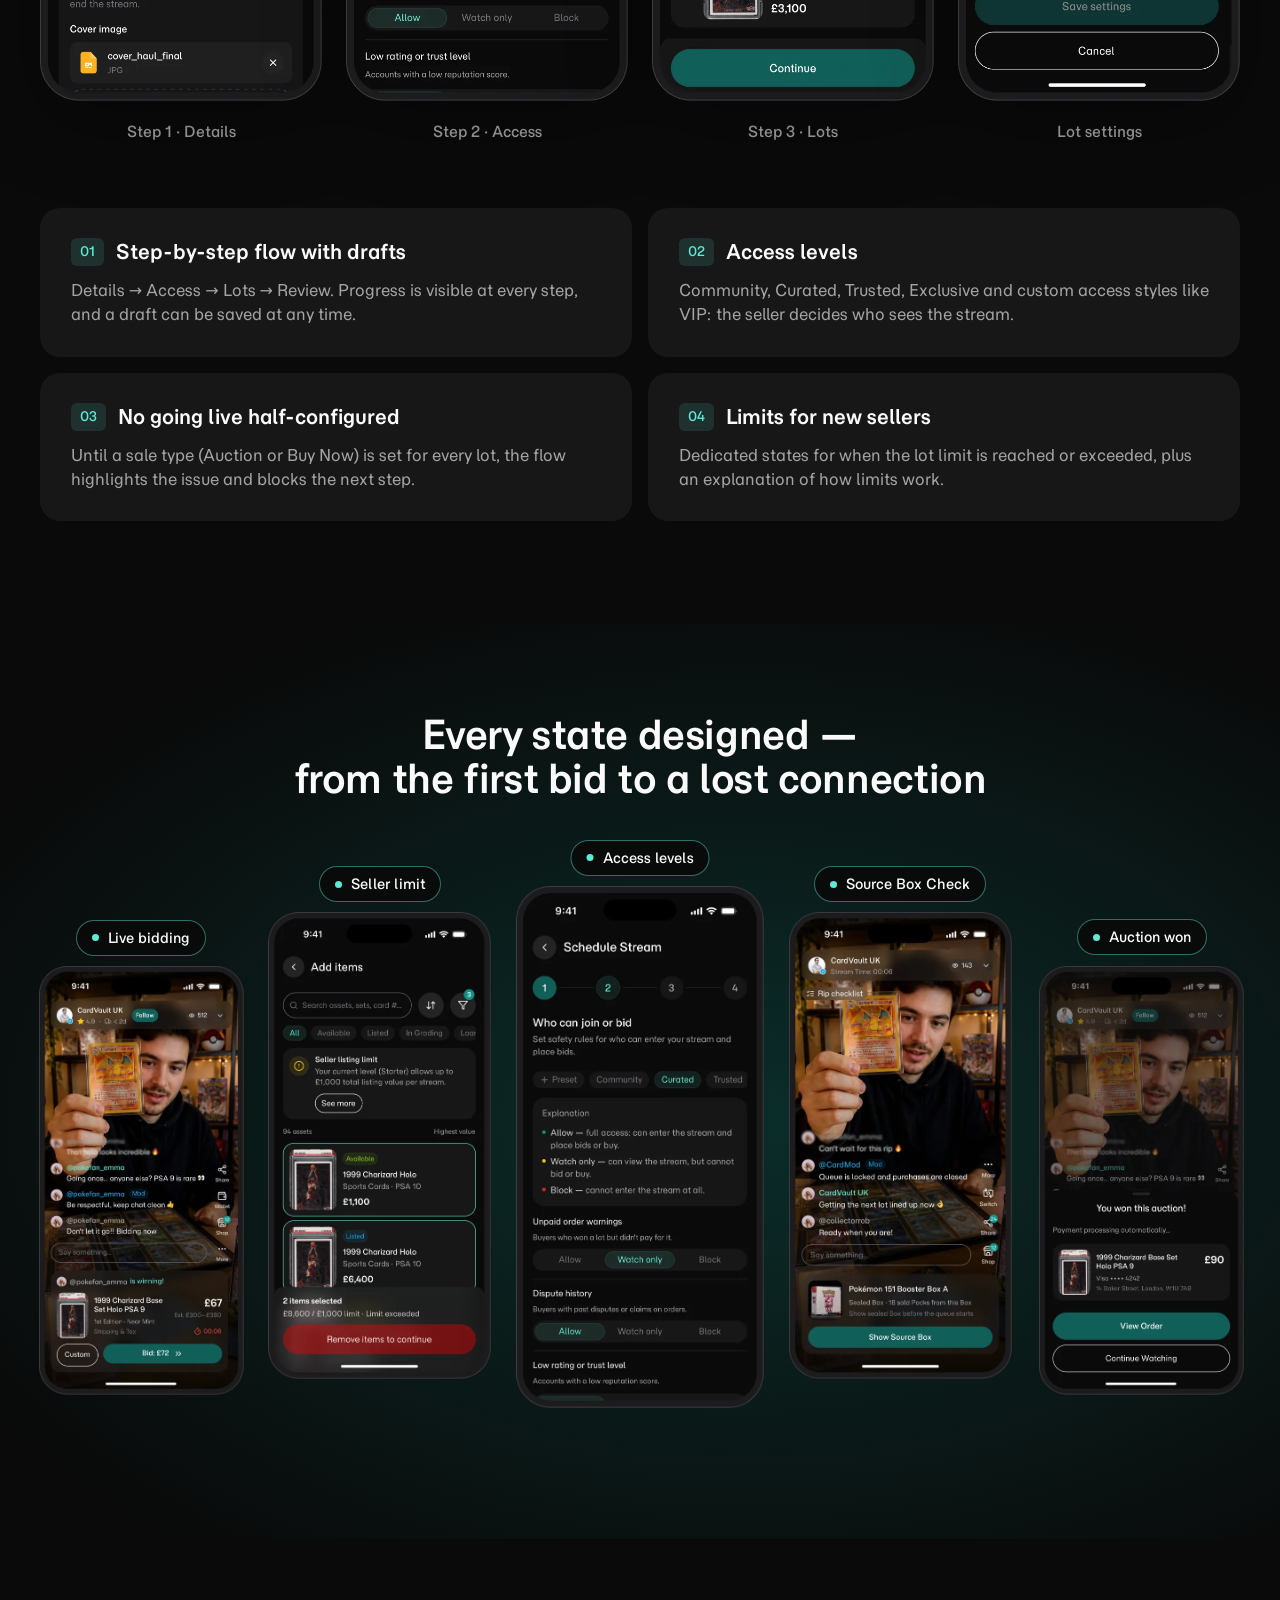
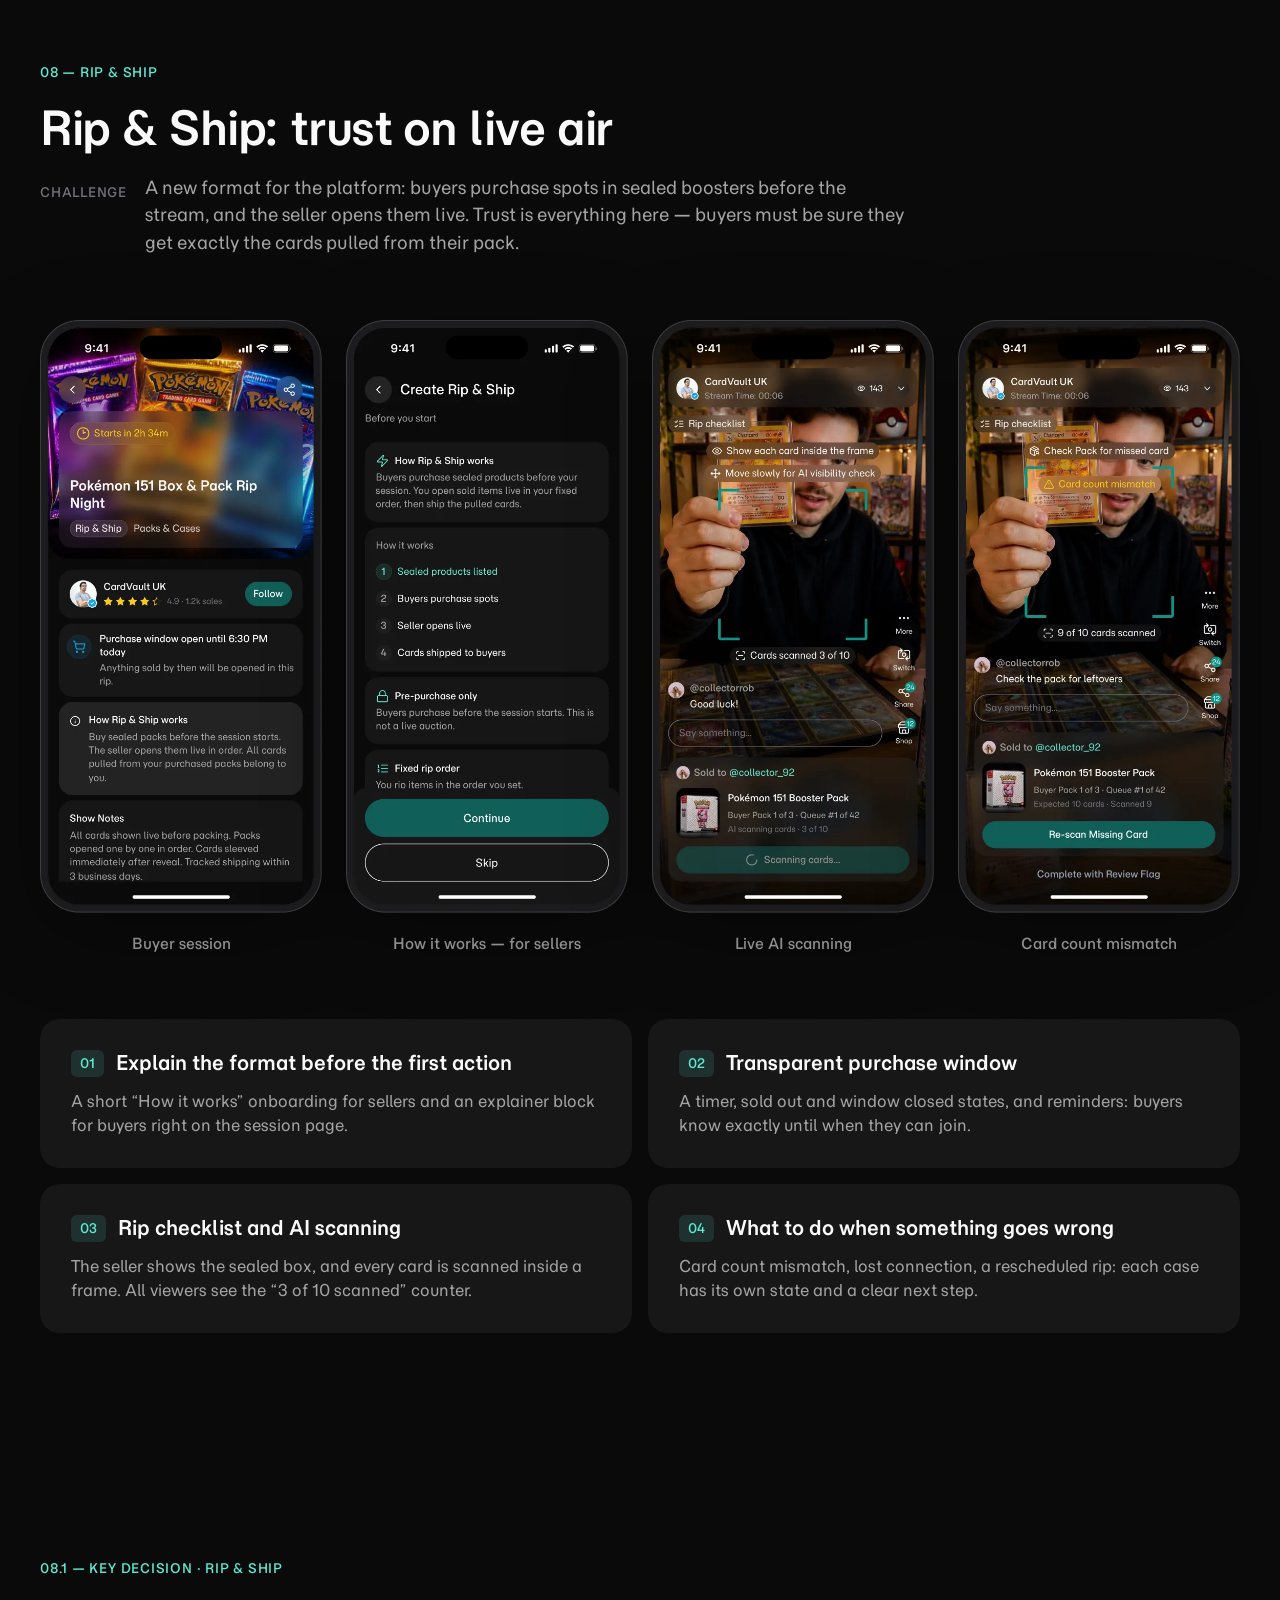
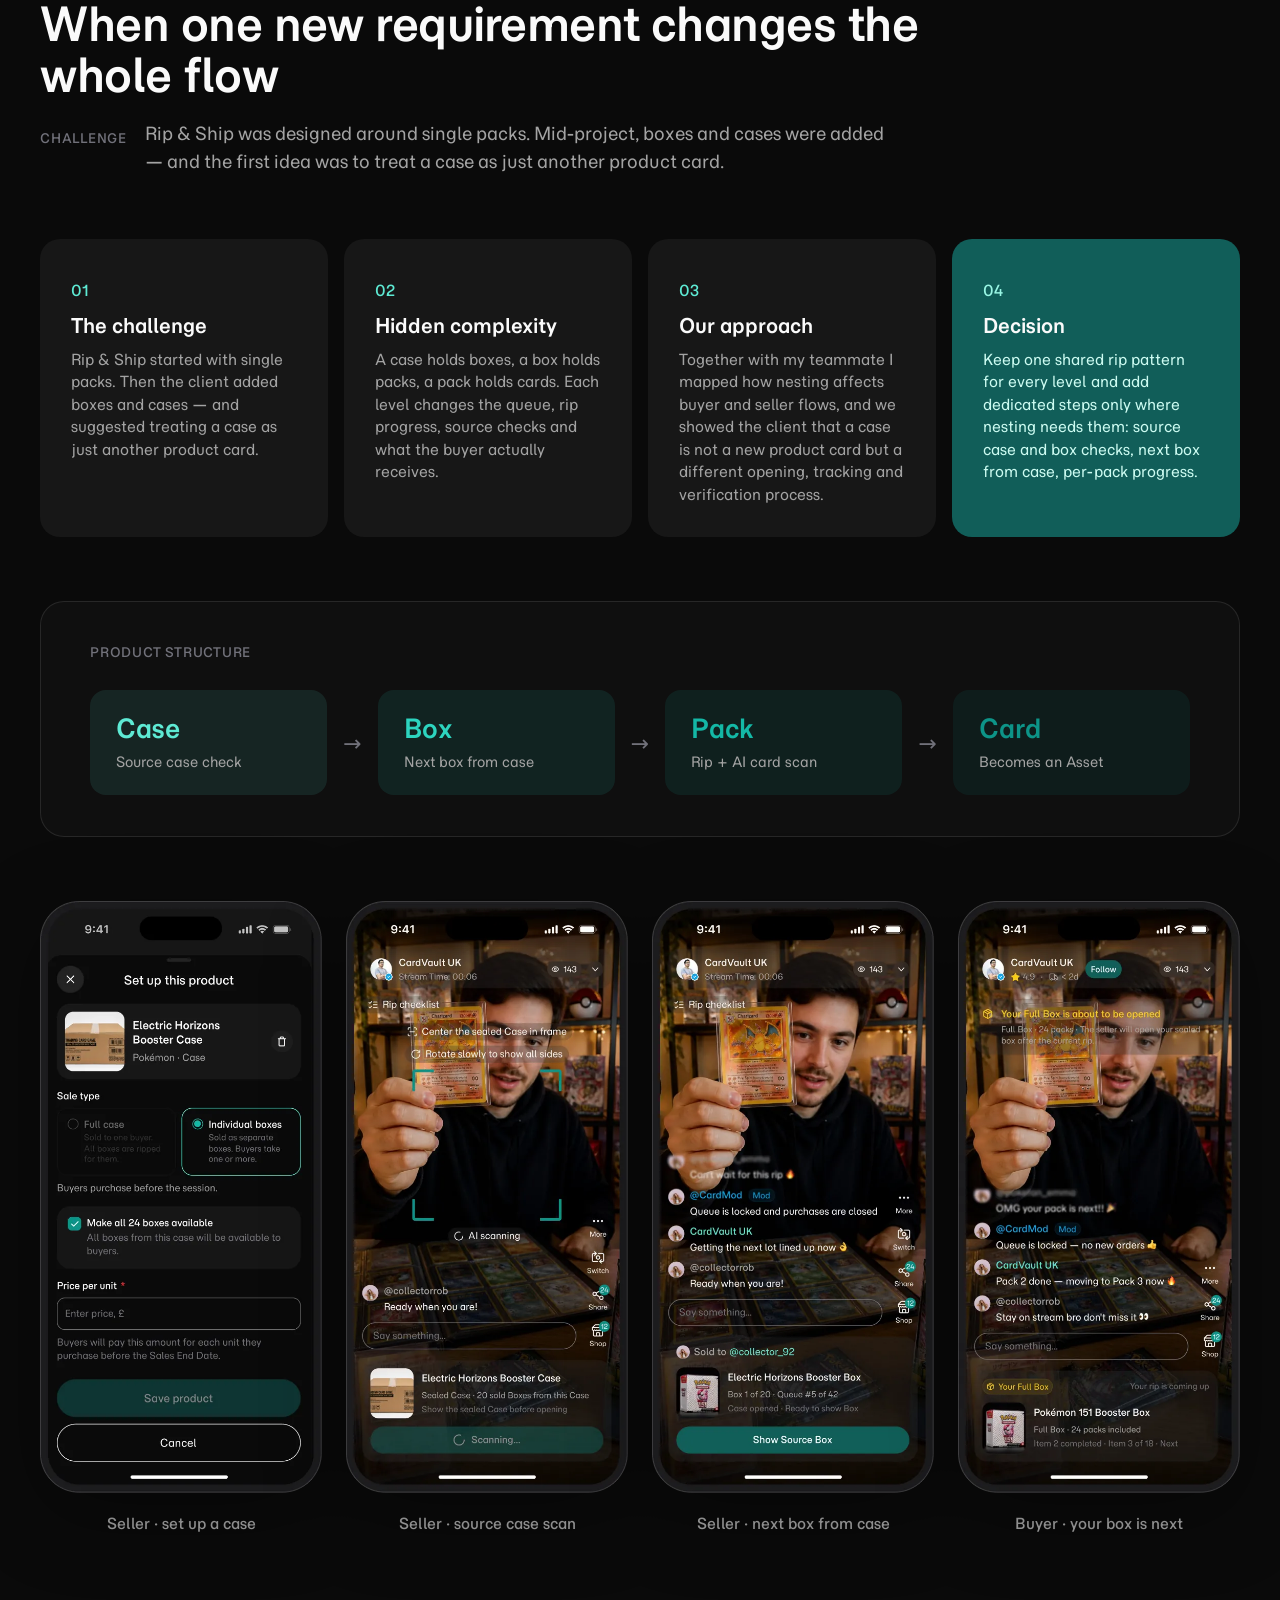
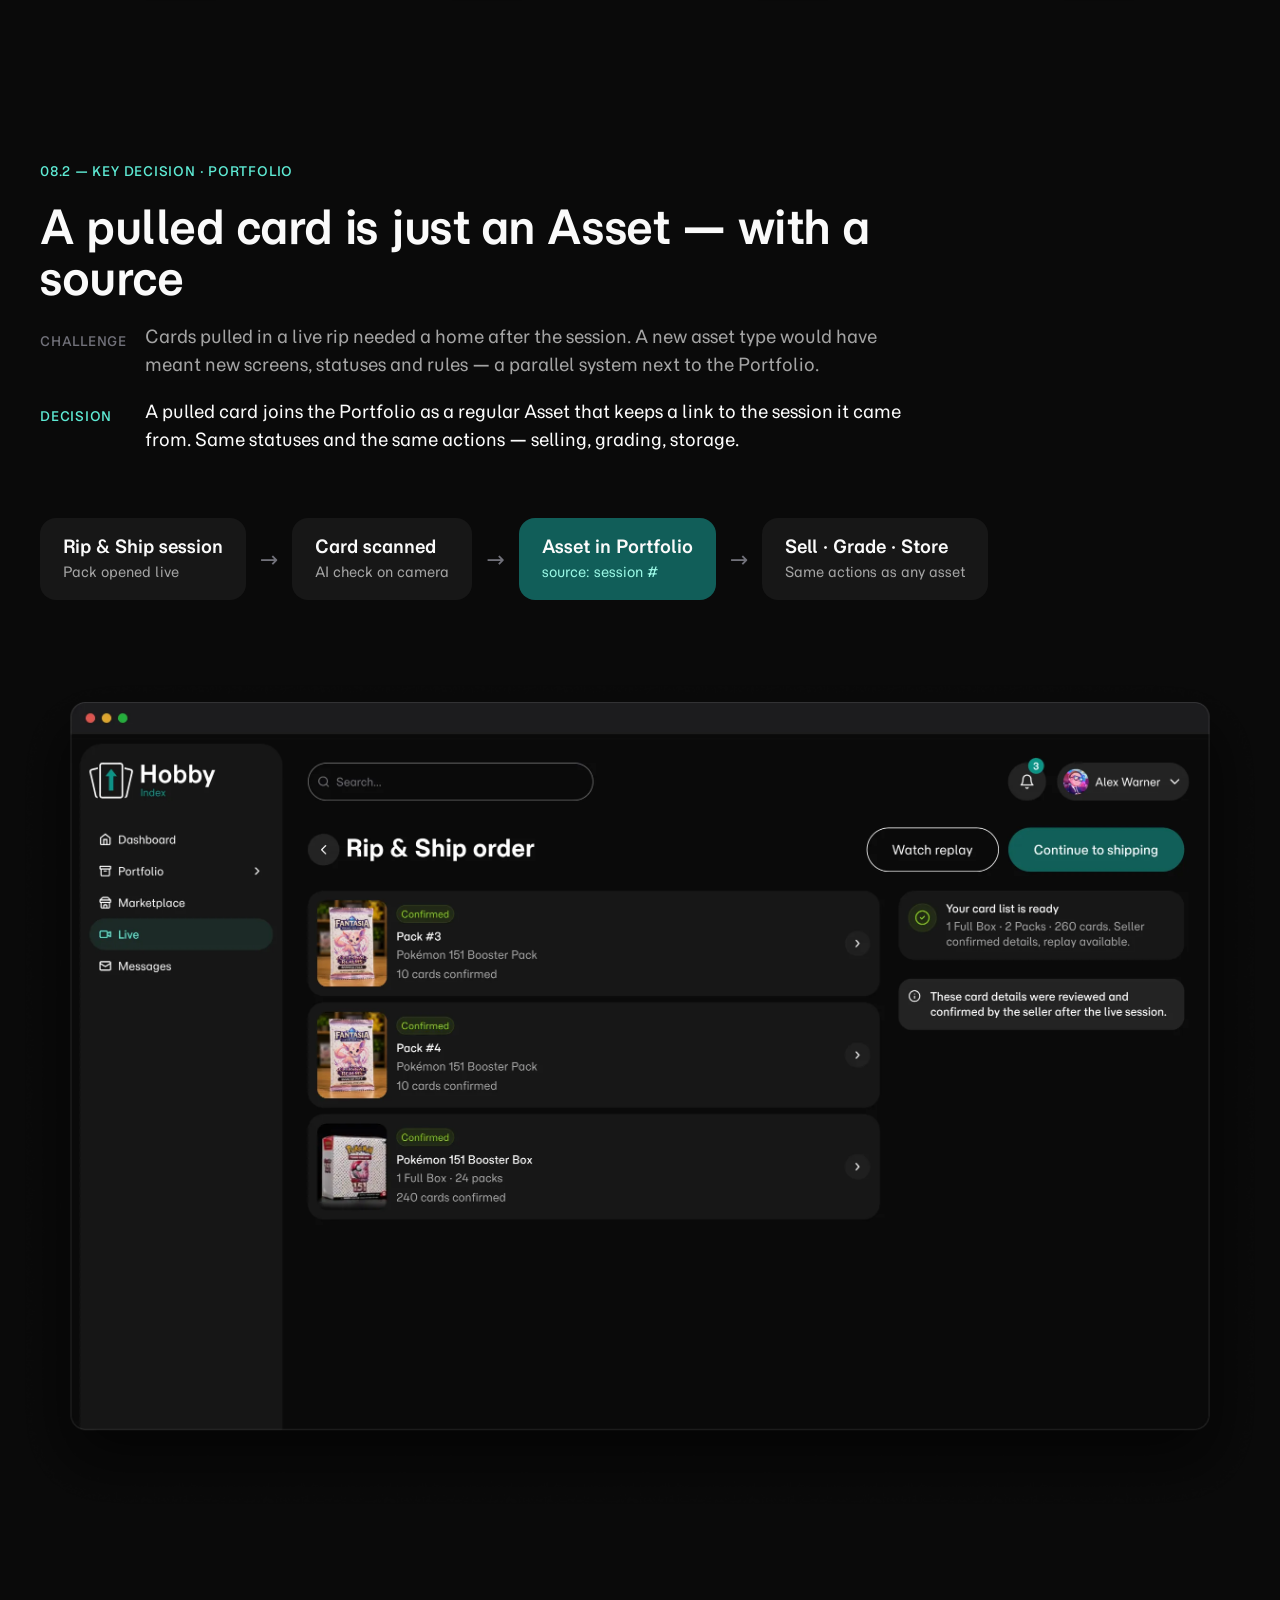
<file: case/hobby-index.html>
<!DOCTYPE html>
<html lang="en">
<head>
<meta charset="utf-8">
<meta name="viewport" content="width=device-width, initial-scale=1">
<title>Hobby Index — Case study · Ruslana Shurubura</title>
<meta name="description" content="Hobby Index: a platform for card collectors — live auctions, Rip &amp; Ship, profile. Case study by Ruslana Shurubura.">
<meta name="theme-color" content="#0A0A0A">

<link rel="stylesheet" href="../css/case.css?v=2611131037">
<style>@font-face{font-family:"Momo Trust Sans";font-weight:400;font-display:swap;src:url(../fonts/momo-trust-sans-400.woff2) format("woff2")}@font-face{font-family:"Momo Trust Sans";font-weight:500;font-display:swap;src:url(../fonts/momo-trust-sans-500.woff2) format("woff2")}@font-face{font-family:"Momo Trust Sans";font-weight:600;font-display:swap;src:url(../fonts/momo-trust-sans-600.woff2) format("woff2")}@font-face{font-family:"Momo Trust Display";font-weight:400;font-display:swap;src:url(../fonts/momo-trust-display-400.woff2) format("woff2")}:root,body{--bg:#0A0A0A;--surface:#171717;--chip:rgba(255,255,255,.06);--line:rgba(255,255,255,.10);--text:#FAFAFA;--muted:#A3A3A3;--dim:#71717A;--accent:#5EEAD4;--accent-bg:rgba(94,234,212,.08);--hl:#115E59;--hl-text:#CCFBF1;--hl-label:#99F6E4;--glow:rgba(13,148,136,.22);--ink:#5EEAD4;--font:"Momo Trust Sans", system-ui, sans-serif;--display:"Momo Trust Display", "Momo Trust Sans", system-ui, sans-serif;--pen:url("data:image/svg+xml,%3Csvg%20xmlns%3D%22http%3A//www.w3.org/2000/svg%22%20width%3D%2232%22%20height%3D%2232%22%20viewBox%3D%220%200%2032%2032%22%3E%3Cpolygon%20points%3D%226.2%2C20.8%2023.5%2C3.5%2028.5%2C8.5%2011.1%2C25.8%22%20fill%3D%22%23F7F4EF%22%20stroke%3D%22%230A0A0A%22%20stroke-width%3D%221.2%22%20stroke-linejoin%3D%22round%22/%3E%3Cpolygon%20points%3D%2219.6%2C7.4%2021.3%2C5.7%2026.3%2C10.7%2024.6%2C12.4%22%20fill%3D%22%235EEAD4%22/%3E%3Cpolygon%20points%3D%223%2C29%206.4%2C21%2011%2C25.6%22%20fill%3D%22%23C9A27A%22%20stroke%3D%22%230A0A0A%22%20stroke-width%3D%221%22%20stroke-linejoin%3D%22round%22/%3E%3Cline%20x1%3D%223.4%22%20y1%3D%2228.6%22%20x2%3D%227.6%22%20y2%3D%2224.4%22%20stroke%3D%22%230A0A0A%22%20stroke-width%3D%22.9%22/%3E%3C/svg%3E") 3 29, auto;}</style>
<script>if(!matchMedia('(prefers-reduced-motion: reduce)').matches)document.documentElement.classList.add('anim')</script>
</head>
<body class="case-hobby-index">
<header class="bar"><div class="wrap">
  <a href="../index.html#work"><span aria-hidden="true">←</span> all work</a>
  <a class="name" href="../index.html">ruslana shurubura</a>
</div></header>
<main>

<section class="sec hero" aria-label="Intro">
  <span class="glow" style="width:1710px;height:1710px;left:25%;top:-34%"></span>
  <span class="glow" style="width:950px;height:950px;left:-30%;top:-46%;--glow:rgba(94,234,212,.10)"></span>
  <div class="wrap">
    <div class="hero__text">
      <span class="tag rv">CASE STUDY · PRODUCT DESIGN · 2026</span>
      <h1 class="display rv" style="--d:.08s">Hobby Index</h1>
      <p class="lead rv" style="--d:.16s">A platform for card collectors: collection, marketplace, grading and live auctions in one app.</p>
      <hr class="rv" style="--d:.22s">
      <dl class="meta rv" style="--d:.28s">
        <div><dt>ROLE</dt><dd>UX/UI Designer</dd></div>
        <div><dt>TIMELINE</dt><dd>June – November 2026</dd></div>
        <div><dt>TEAM</dt><dd>2 UX/UI designers + PM</dd></div>
        <div><dt>PLATFORMS</dt><dd>Mobile App · Desktop Web</dd></div>
      </dl>
    </div>
    <div class="hero__art mstage" role="img" aria-label="Hobby Index mobile screens: live auctions, live rip with AI card scanning, stream preview">
      <div class="it" style="--x:41.4;--y:51.7;--w:67.3;--r:-6deg"><div class="rv rise" style="--d:.35s"><img class="float" style="--fd:1.3s" src="hobby-index/img/hero-1.webp?v=2611131037" alt="" width="947" height="1699" fetchpriority="high"></div></div>
      <div class="it" style="--x:89.7;--y:55.2;--w:67.3;--r:6deg"><div class="rv rise" style="--d:.5s"><img class="float" style="--fd:1.9s" src="hobby-index/img/hero-2.webp?v=2611131037" alt="" width="947" height="1699" fetchpriority="high"></div></div>
      <div class="it" style="--x:63.3;--y:47.8;--w:75.4"><div class="rv rise" style="--d:.65s"><img class="float" style="--fd:2.5s" src="hobby-index/img/hero-3.webp?v=2611131037" alt="" width="1062" height="1907" fetchpriority="high"></div></div>
    </div>
  </div>
</section>

<section class="sec" aria-labelledby="s1">
  <div class="wrap stack">
    <header class="head narrow"><p class="label rv">01 — ABOUT THE PRODUCT</p><h2 id="s1" class="rv" style="--d:.06s">From a client’s idea to a platform ready for development</h2><p class="p rv" style="--d:0.12s">The client came with an idea: one platform where a card collector can manage their collection, buy and sell, send cards for grading, watch streams and bid in live auctions.</p><p class="p rv" style="--d:0.18s">When I joined, the product documentation and first drafts were already in place. My job was to pick up the work and, together with a teammate, bring the product all the way to developer handoff.</p></header>
    <ul class="chips" data-stagger><li>Collection (Vault)</li><li>Marketplace</li><li>AI grading</li><li>Card scanning</li><li>Live auctions</li><li>Rip &amp; Ship</li><li>Raffles</li><li>Loans</li><li>Offers &amp; negotiation</li><li>Price history</li><li>Community</li><li>Chats</li><li>Academy</li><li>AI credits</li><li>Documents &amp; reports</li></ul>
  </div>
</section>

<section class="sec" aria-labelledby="s2">
  <div class="wrap stack">
    <header class="head narrow"><p class="label rv">02 — MY ROLE</p><h2 id="s2" class="rv" style="--d:.06s">Joined mid-project and carried it through to handoff</h2><p class="p rv" style="--d:0.12s">I joined on June 2, when the project already had documentation and first drafts. I started by studying the docs and platform mechanics — KYC, grading, raffles, Rip &amp; Ship, loans — asked questions and shaped my part of the work.</p><p class="p rv" style="--d:0.18s">I worked in a pair with another middle designer. We started with mobile wireframes, then moved to desktop. Later two more designers joined for UI. When they left, the two of us finished the UI for both mobile and desktop and prepared the handoff.</p></header>
    <div class="steps" style="--n:5" data-stagger><div class="card"><p class="n">01</p><h3>Onboarding</h3><p>Documentation, platform mechanics, questions to the team</p></div><div class="card"><p class="n">02</p><h3>Mobile wireframes</h3><p>Mobile-first: mobile flows became the base for every platform</p></div><div class="card"><p class="n">03</p><h3>Desktop wireframes</h3><p>Adapting flows for desktop</p></div><div class="card"><p class="n">04</p><h3>UI · Mobile + Desktop</h3><p>The team changed: 2 → 4 → 2 designers</p></div><div class="card hl"><p class="n">05</p><h3>Handoff</h3><p>Specs and hand-over to development</p></div></div>
    <div class="zone rv">
      <h3>My modules: mobile wireframes and UI</h3>
      <ul class="chips accent" data-stagger><li>Live Streaming &amp; Auctions</li><li>Stream Setup &amp; Scheduling</li><li>Rip &amp; Ship</li><li>Profile, Reputation &amp; Account Hub</li><li>Settings</li><li>Notifications &amp; Alerts</li><li>Sign in / up &amp; Verification</li></ul>
      <p class="note">+ desktop wireframes for my modules and some other pages · UI for other modules together with a teammate</p>
    </div>
  </div>
</section>

<section class="sec" aria-labelledby="s3" style="padding-top:clamp(40px,8vw,120px)">
  <div class="wrap stack" style="gap:40px">
    <p class="label rv" id="s3">03 — SCALE</p>
    <div class="stats" data-stagger><div class="stat"><b>30</b><span>modules in the product</span></div><div class="stat"><b>7</b><span>modules I owned</span></div><div class="stat"><b>1 100+</b><span>mobile UI frames in my modules</span></div><div class="stat"><b>2</b><span>platforms: mobile app and desktop web</span></div></div>
  </div>
</section>

<div class="full wall" aria-hidden="true">
  <div class="wall__box"><div class="wall__grid"><div class="wall__col" style="left:0px;top:136px"><img src="hobby-index/img/wall-1.webp?v=2611131037" alt="" width="518" height="1087" loading="lazy" decoding="async"><img src="hobby-index/img/wall-2.webp?v=2611131037" alt="" width="518" height="1087" loading="lazy" decoding="async"><img src="hobby-index/img/wall-3.webp?v=2611131037" alt="" width="518" height="1087" loading="lazy" decoding="async"></div><div class="wall__col down" style="left:295px;top:-136px"><img src="hobby-index/img/wall-4.webp?v=2611131037" alt="" width="518" height="1087" loading="lazy" decoding="async"><img src="hobby-index/img/wall-5.webp?v=2611131037" alt="" width="518" height="1087" loading="lazy" decoding="async"><img src="hobby-index/img/wall-6.webp?v=2611131037" alt="" width="518" height="1087" loading="lazy" decoding="async"></div><div class="wall__col" style="left:589px;top:136px"><img src="hobby-index/img/wall-7.webp?v=2611131037" alt="" width="518" height="1087" loading="lazy" decoding="async"><img src="hobby-index/img/wall-8.webp?v=2611131037" alt="" width="518" height="1087" loading="lazy" decoding="async"><img src="hobby-index/img/wall-9.webp?v=2611131037" alt="" width="518" height="1087" loading="lazy" decoding="async"></div><div class="wall__col down" style="left:884px;top:-136px"><img src="hobby-index/img/wall-10.webp?v=2611131037" alt="" width="518" height="1087" loading="lazy" decoding="async"><img src="hobby-index/img/wall-11.webp?v=2611131037" alt="" width="518" height="1087" loading="lazy" decoding="async"><img src="hobby-index/img/wall-12.webp?v=2611131037" alt="" width="518" height="1087" loading="lazy" decoding="async"></div><div class="wall__col" style="left:1178px;top:136px"><img src="hobby-index/img/wall-13.webp?v=2611131037" alt="" width="518" height="1087" loading="lazy" decoding="async"><img src="hobby-index/img/wall-14.webp?v=2611131037" alt="" width="518" height="1087" loading="lazy" decoding="async"><img src="hobby-index/img/wall-15.webp?v=2611131037" alt="" width="518" height="1087" loading="lazy" decoding="async"></div><div class="wall__col down" style="left:1473px;top:-136px"><img src="hobby-index/img/wall-16.webp?v=2611131037" alt="" width="518" height="1087" loading="lazy" decoding="async"><img src="hobby-index/img/wall-17.webp?v=2611131037" alt="" width="518" height="1087" loading="lazy" decoding="async"><img src="hobby-index/img/wall-18.webp?v=2611131037" alt="" width="518" height="1087" loading="lazy" decoding="async"></div></div></div>
  <span class="fade-top"></span><span class="fade-bot"></span>
</div>

<section class="sec" aria-labelledby="s4">
  <span class="glow" style="width:1400px;height:900px;left:20%;top:-10%"></span>
  <div class="wrap stack" style="gap:56px">
    <header class="head narrow"><p class="label rv">04 — MY PROCESS &amp; TOOLS</p><h2 id="s4" class="rv" style="--d:.06s">AI-assisted workflow — decisions stay mine</h2><p class="p rv" style="--d:0.12s">On a product with 30 modules, I used AI as an execution tool — ChatGPT and Claude for thinking through requirements, Claude Code and Codex in the terminal and Figma agents for hands-on work in files. Product logic, UX decisions and quality control stayed with me.</p></header>
    <ol class="pipe rv" aria-label="Workflow">
      <li>Requirements</li><li class="arr" aria-hidden="true">→</li><li>AI-assisted analysis</li><li class="arr" aria-hidden="true">→</li>
      <li class="hl">My decisions</li><li class="arr" aria-hidden="true">→</li><li>Design in Figma</li><li class="arr" aria-hidden="true">→</li><li class="hl">Review &amp; handoff</li>
    </ol>
    <div class="tools" data-stagger>
      <div class="card"><p class="n">AI · THINKING PARTNER</p><h3>ChatGPT</h3><p>Working through product docs and client requirements, structuring questions for the team and exploring edge cases early.</p></div>
      <div class="card"><p class="n">AI · ANALYSIS</p><h3>Claude</h3><p>Mapping complex flows like Rip &amp; Ship and Live auctions, checking logic between modules and finding missing states.</p></div>
      <div class="card"><p class="n">AI · AGENTS IN THE TERMINAL</p><h3>Claude Code &amp; Codex</h3><p>Working with Figma files directly: auditing hundreds of frames, bulk updates and keeping screens consistent with the design system.</p></div>
      <div class="card"><p class="n">AI · EXECUTION</p><h3>Figma agents</h3><p>Speeding up repetitive work: state variants, applying components consistently, preparing handoff files.</p></div>
      <div class="card hl"><p class="n">DESIGNER · OWNERSHIP</p><h3>Me</h3><p>Product logic, UX decisions and reviewing every AI output for consistency with the flow and the design system.</p></div>
    </div>
  </div>
</section>

<section class="sec" aria-labelledby="s5">
  <div class="wrap stack">
    <header class="head narrow"><p class="label rv">05 — WIREFRAME → UI</p><h2 id="s5" class="rv" style="--d:.06s">From wireframe to UI</h2><p class="p rv" style="--d:0.12s">I started with mobile wireframes, working out structure, states and edge cases. These flows became the foundation for both the UI and the desktop version.</p></header>
    <div class="mstage wfui rv" role="img" aria-label="Three mobile screens changing from wireframe to final UI"><div class="slot" style="left:2.80%;--sd:0.00s"><div class="tags" aria-hidden="true"><span class="mbadge t-wf">Wireframe</span><span class="mbadge t-ui">UI</span></div><img class="wire" src="hobby-index/img/wire-1.webp?v=2611131037" alt="" width="735" height="1543" loading="lazy" decoding="async"><img class="ui" src="hobby-index/img/ui-1.webp?v=2611131037" alt="" width="735" height="1543" loading="lazy" decoding="async"></div><div class="slot" style="left:36.06%;--sd:0.35s"><div class="tags" aria-hidden="true"><span class="mbadge t-wf">Wireframe</span><span class="mbadge t-ui">UI</span></div><img class="wire" src="hobby-index/img/wire-2.webp?v=2611131037" alt="" width="735" height="1543" loading="lazy" decoding="async"><img class="ui" src="hobby-index/img/ui-2.webp?v=2611131037" alt="" width="735" height="1543" loading="lazy" decoding="async"></div><div class="slot" style="left:69.39%;--sd:0.70s"><div class="tags" aria-hidden="true"><span class="mbadge t-wf">Wireframe</span><span class="mbadge t-ui">UI</span></div><img class="wire" src="hobby-index/img/wire-3.webp?v=2611131037" alt="" width="735" height="1543" loading="lazy" decoding="async"><img class="ui" src="hobby-index/img/ui-3.webp?v=2611131037" alt="" width="735" height="1543" loading="lazy" decoding="async"></div></div>
    <p class="pill rv">700+ mobile wireframes across Live Streaming, Rip &amp; Ship, Profile and Stream Setup</p>
  </div>
</section>

<section class="sec" aria-labelledby="s6">
  <div class="wrap stack">
    <header class="head narrow"><p class="label rv">06 — LIVE STREAMING &amp; AUCTIONS</p><h2 id="s6" class="rv" style="--d:.06s">Live auctions: decisions in seconds</h2><div class="task rv" style="--d:.12s"><span class="k">CHALLENGE</span><p class="p">A live auction is money in real time. Bids change every second, and users always need to understand their status, react fast and not get lost when something goes wrong.</p></div></header>
    <div class="screens" data-stagger><figure class="shot"><img src="hobby-index/img/live-1.webp?v=2611131037" alt="Live auctions home screen" width="386" height="810" loading="lazy" decoding="async"><figcaption>Live auctions home</figcaption></figure><figure class="shot"><img src="hobby-index/img/live-2.webp?v=2611131037" alt="Stream preview screen" width="386" height="810" loading="lazy" decoding="async"><figcaption>Stream preview</figcaption></figure><figure class="shot"><img src="hobby-index/img/live-3.webp?v=2611131037" alt="Active auction screen" width="386" height="810" loading="lazy" decoding="async"><figcaption>Active auction</figcaption></figure><figure class="shot"><img src="hobby-index/img/live-4.webp?v=2611131037" alt="Outbid screen" width="386" height="810" loading="lazy" decoding="async"><figcaption>Outbid</figcaption></figure></div>
    <div class="decisions" data-stagger><div class="card"><div class="top"><span class="num">01</span><h3>Bid status always visible</h3></div><p>Highest bidder, Outbid, Bid extended, Won: each state has its own look and one primary action. Outbid? The Re-bid button is right there.</p></div><div class="card"><div class="top"><span class="num">02</span><h3>Bid before the start</h3></div><p>Pre-bid lets users bid on a lot before the stream starts, then edit or cancel it without waiting for the broadcast.</p></div><div class="card"><div class="top"><span class="num">03</span><h3>Verification without losing context</h3></div><p>If KYC or a payment method is missing, the flow leads to verification straight from the action (bid, purchase, chat) and returns the user to the lot.</p></div><div class="card"><div class="top"><span class="num">04</span><h3>Failures are part of the scenario</h3></div><p>Reconnecting, auction paused when the seller drops, unexpected stream end — designed separately for the winner and for viewers.</p></div></div>
  </div>
</section>

<section class="combo" aria-label="Live Auctions · Mobile + Desktop">
  <span class="glow" style="width:1520px;height:1140px;left:-18%;top:-12%"></span>
  <div class="wrap">
    <div class="badge-row rv"><span class="badge"><span class="dot" aria-hidden="true"></span>Live Auctions · Mobile + Desktop</span></div>
    <div class="combo__stage">
      <div class="desk rv from-left" style="--d:.1s"><img src="hobby-index/img/live-desk.webp?v=2611131037" alt="Live auction stream preview on desktop and mobile — desktop" width="2360" height="1651" loading="lazy" decoding="async"></div>
      <div class="phone rv rise" style="--d:.55s;--ry:160px"><img class="float" style="--fd:1.6s" src="hobby-index/img/live-phone.webp?v=2611131037" alt="Live auction stream preview on desktop and mobile — mobile" width="1048" height="1806" loading="lazy" decoding="async"></div>
    </div>
  </div>
</section>

<section class="sec" aria-labelledby="s7">
  <div class="wrap stack">
    <header class="head narrow"><p class="label rv">07 — STREAM SETUP &amp; SCHEDULING</p><h2 id="s7" class="rv" style="--d:.06s">Stream setup: 4 steps instead of chaos</h2><div class="task rv" style="--d:.12s"><span class="k">CHALLENGE</span><p class="p">Sellers need to prepare a broadcast fast: describe the stream, choose who can see it, add lots and configure how each one sells. A setup mistake means money lost live on air.</p></div></header>
    <div class="screens" data-stagger><figure class="shot"><img src="hobby-index/img/setup-1.webp?v=2611131037" alt="Step 1 · Details screen" width="386" height="810" loading="lazy" decoding="async"><figcaption>Step 1 · Details</figcaption></figure><figure class="shot"><img src="hobby-index/img/setup-2.webp?v=2611131037" alt="Step 2 · Access screen" width="386" height="810" loading="lazy" decoding="async"><figcaption>Step 2 · Access</figcaption></figure><figure class="shot"><img src="hobby-index/img/setup-3.webp?v=2611131037" alt="Step 3 · Lots screen" width="386" height="810" loading="lazy" decoding="async"><figcaption>Step 3 · Lots</figcaption></figure><figure class="shot"><img src="hobby-index/img/setup-4.webp?v=2611131037" alt="Lot settings screen" width="386" height="810" loading="lazy" decoding="async"><figcaption>Lot settings</figcaption></figure></div>
    <div class="decisions" data-stagger><div class="card"><div class="top"><span class="num">01</span><h3>Step-by-step flow with drafts</h3></div><p>Details → Access → Lots → Review. Progress is visible at every step, and a draft can be saved at any time.</p></div><div class="card"><div class="top"><span class="num">02</span><h3>Access levels</h3></div><p>Community, Curated, Trusted, Exclusive and custom access styles like VIP: the seller decides who sees the stream.</p></div><div class="card"><div class="top"><span class="num">03</span><h3>No going live half-configured</h3></div><p>Until a sale type (Auction or Buy Now) is set for every lot, the flow highlights the issue and blocks the next step.</p></div><div class="card"><div class="top"><span class="num">04</span><h3>Limits for new sellers</h3></div><p>Dedicated states for when the lot limit is reached or exceeded, plus an explanation of how limits work.</p></div></div>
  </div>
</section>

<section class="sec strip" aria-label="Every state designed">
  <span class="glow" style="width:1800px;height:1100px;left:-12%;top:-6%;--glow:rgba(13,148,136,.26)"></span>
  <div class="wrap"><h2 class="rv">Every state designed —<br>from the first bid to a lost connection</h2></div>
  <div class="strip-scroll"><div class="mstage" role="img" aria-label="Five states: live bidding, seller limit, access levels, source box check, auction won"><div class="it" style="--x:3.06;--y:23.19;--w:15.97"><div class="rv rise" style="--d:0.40s;--ry:140px"><img class="float" style="--fd:1.4s" src="hobby-index/img/strip-1.webp?v=2611131037" alt="" width="461" height="968" loading="lazy" decoding="async"></div></div><div class="it" style="--x:20.97;--y:14.49;--w:17.36"><div class="rv rise" style="--d:0.52s;--ry:140px"><img class="float" style="--fd:1.7s" src="hobby-index/img/strip-2.webp?v=2611131037" alt="" width="501" height="1052" loading="lazy" decoding="async"></div></div><div class="it" style="--x:40.28;--y:10.14;--w:19.44"><div class="rv rise" style="--d:0.64s;--ry:140px"><img class="float" style="--fd:2.0s" src="hobby-index/img/strip-3.webp?v=2611131037" alt="" width="561" height="1178" loading="lazy" decoding="async"></div></div><div class="it" style="--x:61.67;--y:14.49;--w:17.36"><div class="rv rise" style="--d:0.76s;--ry:140px"><img class="float" style="--fd:2.3s" src="hobby-index/img/strip-4.webp?v=2611131037" alt="" width="501" height="1052" loading="lazy" decoding="async"></div></div><div class="it" style="--x:81.18;--y:23.19;--w:15.97"><div class="rv rise" style="--d:0.88s;--ry:140px"><img class="float" style="--fd:2.6s" src="hobby-index/img/strip-5.webp?v=2611131037" alt="" width="461" height="968" loading="lazy" decoding="async"></div></div><div class="it badge" style="--x:11.04;--y:15.65"><span class="mbadge rv popin" style="--d:1.25s">Live bidding</span></div><div class="it badge" style="--x:29.65;--y:6.96"><span class="mbadge rv popin" style="--d:1.37s">Seller limit</span></div><div class="it badge" style="--x:50.03;--y:2.61"><span class="mbadge rv popin" style="--d:1.49s">Access levels</span></div><div class="it badge" style="--x:70.35;--y:6.96"><span class="mbadge rv popin" style="--d:1.61s">Source Box Check</span></div><div class="it badge" style="--x:89.20;--y:15.58"><span class="mbadge rv popin" style="--d:1.73s">Auction won</span></div></div></div>
  <p class="swipe" aria-hidden="true">← swipe →</p>
</section>

<section class="sec" aria-labelledby="s8">
  <div class="wrap stack">
    <header class="head narrow"><p class="label rv">08 — RIP &amp; SHIP</p><h2 id="s8" class="rv" style="--d:.06s">Rip &amp; Ship: trust on live air</h2><div class="task rv" style="--d:.12s"><span class="k">CHALLENGE</span><p class="p">A new format for the platform: buyers purchase spots in sealed boosters before the stream, and the seller opens them live. Trust is everything here — buyers must be sure they get exactly the cards pulled from their pack.</p></div></header>
    <div class="screens" data-stagger><figure class="shot"><img src="hobby-index/img/rip-1.webp?v=2611131037" alt="Buyer session screen" width="386" height="810" loading="lazy" decoding="async"><figcaption>Buyer session</figcaption></figure><figure class="shot"><img src="hobby-index/img/rip-2.webp?v=2611131037" alt="How it works — for sellers screen" width="386" height="810" loading="lazy" decoding="async"><figcaption>How it works — for sellers</figcaption></figure><figure class="shot"><img src="hobby-index/img/rip-3.webp?v=2611131037" alt="Live AI scanning screen" width="386" height="810" loading="lazy" decoding="async"><figcaption>Live AI scanning</figcaption></figure><figure class="shot"><img src="hobby-index/img/rip-4.webp?v=2611131037" alt="Card count mismatch screen" width="386" height="810" loading="lazy" decoding="async"><figcaption>Card count mismatch</figcaption></figure></div>
    <div class="decisions" data-stagger><div class="card"><div class="top"><span class="num">01</span><h3>Explain the format before the first action</h3></div><p>A short “How it works” onboarding for sellers and an explainer block for buyers right on the session page.</p></div><div class="card"><div class="top"><span class="num">02</span><h3>Transparent purchase window</h3></div><p>A timer, sold out and window closed states, and reminders: buyers know exactly until when they can join.</p></div><div class="card"><div class="top"><span class="num">03</span><h3>Rip checklist and AI scanning</h3></div><p>The seller shows the sealed box, and every card is scanned inside a frame. All viewers see the “3 of 10 scanned” counter.</p></div><div class="card"><div class="top"><span class="num">04</span><h3>What to do when something goes wrong</h3></div><p>Card count mismatch, lost connection, a rescheduled rip: each case has its own state and a clear next step.</p></div></div>
  </div>
</section>

<section class="sec" aria-labelledby="s81">
  <div class="wrap stack">
    <header class="head narrow"><p class="label rv">08.1 — KEY DECISION · RIP &amp; SHIP</p><h2 id="s81" class="rv" style="--d:.06s">When one new requirement changes the whole flow</h2><div class="task rv" style="--d:.12s"><span class="k">CHALLENGE</span><p class="p">Rip &amp; Ship was designed around single packs. Mid-project, boxes and cases were added — and the first idea was to treat a case as just another product card.</p></div></header>
    <div class="steps big" style="--n:4" data-stagger><div class="card"><p class="n">01</p><h3>The challenge</h3><p>Rip &amp; Ship started with single packs. Then the client added boxes and cases — and suggested treating a case as just another product card.</p></div><div class="card"><p class="n">02</p><h3>Hidden complexity</h3><p>A case holds boxes, a box holds packs, a pack holds cards. Each level changes the queue, rip progress, source checks and what the buyer actually receives.</p></div><div class="card"><p class="n">03</p><h3>Our approach</h3><p>Together with my teammate I mapped how nesting affects buyer and seller flows, and we showed the client that a case is not a new product card but a different opening, tracking and verification process.</p></div><div class="card hl"><p class="n">04</p><h3>Decision</h3><p>Keep one shared rip pattern for every level and add dedicated steps only where nesting needs them: source case and box checks, next box from case, per-pack progress.</p></div></div>
    <div class="hier rv">
      <p class="k">PRODUCT STRUCTURE</p>
      <div class="nodes">
        <div class="node" style="background:rgba(94,234,212,.10)"><b style="color:#5EEAD4">Case</b><span>Source case check</span></div><span class="chev" aria-hidden="true">→</span>
        <div class="node" style="background:rgba(45,212,191,.10)"><b style="color:#2DD4BF">Box</b><span>Next box from case</span></div><span class="chev" aria-hidden="true">→</span>
        <div class="node" style="background:rgba(20,184,166,.10)"><b style="color:#14B8A6">Pack</b><span>Rip + AI card scan</span></div><span class="chev" aria-hidden="true">→</span>
        <div class="node" style="background:rgba(13,148,136,.10)"><b style="color:#0D9488">Card</b><span>Becomes an Asset</span></div>
      </div>
    </div>
    <div class="screens" data-stagger><figure class="shot"><img src="hobby-index/img/kd-1.webp?v=2611131037" alt="Seller · set up a case screen" width="386" height="810" loading="lazy" decoding="async"><figcaption>Seller · set up a case</figcaption></figure><figure class="shot"><img src="hobby-index/img/kd-2.webp?v=2611131037" alt="Seller · source case scan screen" width="386" height="810" loading="lazy" decoding="async"><figcaption>Seller · source case scan</figcaption></figure><figure class="shot"><img src="hobby-index/img/kd-3.webp?v=2611131037" alt="Seller · next box from case screen" width="386" height="810" loading="lazy" decoding="async"><figcaption>Seller · next box from case</figcaption></figure><figure class="shot"><img src="hobby-index/img/kd-4.webp?v=2611131037" alt="Buyer · your box is next screen" width="386" height="810" loading="lazy" decoding="async"><figcaption>Buyer · your box is next</figcaption></figure></div>
  </div>
</section>

<section class="sec" aria-labelledby="s82">
  <div class="wrap stack" style="gap:64px">
    <header class="head narrow"><p class="label rv">08.2 — KEY DECISION · PORTFOLIO</p><h2 id="s82" class="rv" style="--d:.06s">A pulled card is just an Asset — with a source</h2><div class="task rv" style="--d:.12s"><span class="k">CHALLENGE</span><p class="p">Cards pulled in a live rip needed a home after the session. A new asset type would have meant new screens, statuses and rules — a parallel system next to the Portfolio.</p></div><div class="task rv" style="--d:.18s"><span class="k on">DECISION</span><p class="p strong">A pulled card joins the Portfolio as a regular Asset that keeps a link to the session it came from. Same statuses and the same actions — selling, grading, storage.</p></div></header>
    <div class="life" data-stagger>
      <div class="card"><h3>Rip &amp; Ship session</h3><p>Pack opened live</p></div><span class="chev" aria-hidden="true">→</span>
      <div class="card"><h3>Card scanned</h3><p>AI check on camera</p></div><span class="chev" aria-hidden="true">→</span>
      <div class="card hl"><h3>Asset in Portfolio</h3><p>source: session #</p></div><span class="chev" aria-hidden="true">→</span>
      <div class="card"><h3>Sell · Grade · Store</h3><p>Same actions as any asset</p></div>
    </div>
    <div class="browser rv"><img src="hobby-index/img/kd-order.webp?v=2611131037" alt="Rip &amp; Ship order on desktop: confirmed packs and a box with their card lists" width="1180" height="799" loading="lazy" decoding="async"></div>
  </div>
</section>

<section class="combo flip" aria-label="Rip &amp; Ship · Mobile + Desktop">
  <span class="glow" style="width:1520px;height:1140px;left:10%;top:-12%"></span>
  <div class="wrap">
    <div class="badge-row rv"><span class="badge"><span class="dot" aria-hidden="true"></span>Rip &amp; Ship · Mobile + Desktop</span></div>
    <div class="combo__stage">
      <div class="desk rv from-right" style="--d:.1s"><img src="hobby-index/img/rip-desk.webp?v=2611131037" alt="Rip &amp; Ship session on desktop and mobile — desktop" width="2360" height="1651" loading="lazy" decoding="async"></div>
      <div class="phone rv rise" style="--d:.55s;--ry:160px"><img class="float" style="--fd:1.6s" src="hobby-index/img/rip-phone.webp?v=2611131037" alt="Rip &amp; Ship session on desktop and mobile — mobile" width="1048" height="1806" loading="lazy" decoding="async"></div>
    </div>
  </div>
</section>

<section class="sec" aria-labelledby="s9">
  <div class="wrap stack">
    <header class="head narrow"><p class="label rv">09 — PROFILE, REPUTATION &amp; ACCOUNT HUB</p><h2 id="s9" class="rv" style="--d:.06s">Profile: reputation as currency</h2><div class="task rv" style="--d:.12s"><span class="k">CHALLENGE</span><p class="p">In a marketplace between strangers, the key question is whether you can trust this seller. The profile has to answer it in seconds, and the Account Hub lets users manage everything from verification to orders.</p></div></header>
    <div class="screens" data-stagger><figure class="shot"><img src="hobby-index/img/prof-1.webp?v=2611131037" alt="Seller profile screen" width="386" height="810" loading="lazy" decoding="async"><figcaption>Seller profile</figcaption></figure><figure class="shot"><img src="hobby-index/img/prof-2.webp?v=2611131037" alt="Account health screen" width="386" height="810" loading="lazy" decoding="async"><figcaption>Account health</figcaption></figure><figure class="shot"><img src="hobby-index/img/prof-3.webp?v=2611131037" alt="Account Hub screen" width="386" height="810" loading="lazy" decoding="async"><figcaption>Account Hub</figcaption></figure><figure class="shot"><img src="hobby-index/img/prof-4.webp?v=2611131037" alt="Business verification screen" width="386" height="810" loading="lazy" decoding="async"><figcaption>Business verification</figcaption></figure></div>
    <div class="decisions" data-stagger><div class="card"><div class="top"><span class="num">01</span><h3>Trust from the first screen</h3></div><p>Rating, number of sales and average shipping time — right under the avatar.</p></div><div class="card"><div class="top"><span class="num">02</span><h3>Account health and levels</h3></div><p>Good, Warning and Ban states for sellers and buyers, plus seller level progress: it’s clear where you are and what to do next.</p></div><div class="card"><div class="top"><span class="num">03</span><h3>Different profile views</h3></div><p>Own and public, seller and buyer, new and unverified accounts: each shows exactly what’s needed.</p></div><div class="card"><div class="top"><span class="num">04</span><h3>From individual to organization</h3></div><p>Account type change, business verification, changing the representative and VAT details — step-by-step flows with review states.</p></div></div>
  </div>
</section>

<section class="combo" aria-label="Profile · Mobile + Desktop">
  <span class="glow" style="width:1520px;height:1140px;left:-18%;top:-12%"></span>
  <div class="wrap">
    <div class="badge-row rv"><span class="badge"><span class="dot" aria-hidden="true"></span>Profile · Mobile + Desktop</span></div>
    <div class="combo__stage">
      <div class="desk rv from-left" style="--d:.1s"><img src="hobby-index/img/prof-desk.webp?v=2611131037" alt="Seller profile on desktop and mobile — desktop" width="2360" height="1651" loading="lazy" decoding="async"></div>
      <div class="phone rv rise" style="--d:.55s;--ry:160px"><img class="float" style="--fd:1.6s" src="hobby-index/img/prof-phone.webp?v=2611131037" alt="Seller profile on desktop and mobile — mobile" width="1048" height="1806" loading="lazy" decoding="async"></div>
    </div>
  </div>
</section>

<section class="sec" aria-labelledby="s10">
  <div class="wrap stack">
    <header class="head narrow"><p class="label rv">10 — CORE MODULES</p><h2 id="s10" class="rv" style="--d:.06s">Settings, Notifications, Sign in/up</h2><p class="p rv" style="--d:0.12s">Modules users see every day and barely notice — as long as they work well.</p></header>
    <div class="cols" data-stagger>
      <div class="card"><img src="hobby-index/img/core-1.webp?v=2611131037" alt="Settings screen" width="409" height="859" loading="lazy" decoding="async"><h3>Settings</h3><p>7 sections: security (2FA, active sessions), notifications, app preferences, payments &amp; shipping, AI credits, documents, support.</p></div>
      <div class="card"><img src="hobby-index/img/core-2.webp?v=2611131037" alt="Notifications screen" width="409" height="859" loading="lazy" decoding="async"><h3>Notifications</h3><p>One feed with module filters, sorting and bulk removal of read items.</p></div>
      <div class="card"><img src="hobby-index/img/core-3.webp?v=2611131037" alt="Sign in / up screen" width="409" height="859" loading="lazy" decoding="async"><h3>Sign in / up</h3><p>Sign-in with password or OTP, sign-up and separate verification flows for individuals and organizations.</p></div>
    </div>
  </div>
</section>

<section class="sec" aria-labelledby="s11">
  <div class="wrap stack">
    <header class="head narrow"><p class="label rv">11 — DESKTOP</p><h2 id="s11" class="rv" style="--d:.06s">Desktop adaptation</h2><p class="p rv" style="--d:0.12s">After the mobile flows, we adapted the product for desktop. I designed desktop wireframes for my modules and the Portfolio page, and the UI for Portfolio, Asset Add &amp; Card Scanning, AI Grade Assessment, Sell Flow, Asset Detail and Grading Submission.</p></header>
    <div class="browser rv"><img src="hobby-index/img/desk-live.webp?v=2611131037" alt="Live Auctions on desktop" width="1162" height="745" loading="lazy" decoding="async"></div>
    <div class="wfpair rv">
      <h3>Portfolio: from wireframe to UI</h3>
      <img src="hobby-index/img/port-wire.webp?v=2611131037" alt="Portfolio assets — wireframe" width="1075" height="713" loading="lazy" decoding="async">
      <span class="arrow" aria-hidden="true">→</span>
      <img src="hobby-index/img/port-ui.webp?v=2611131037" alt="Portfolio assets — final UI" width="1075" height="713" loading="lazy" decoding="async">
    </div>
    <div class="cascade mstage">
      <span class="glow" style="width:1400px;height:1000px;left:-8%;top:-8%"></span>
      <div class="it" style="--x:0.00;--y:0.00;--w:64.18"><div class="rv rise" style="--d:0.20s;--ry:110px"><img src="hobby-index/img/casc-1.webp?v=2611131037" alt="AI Grade Assessment on desktop" width="1720" height="1340" loading="lazy" decoding="async"></div></div><div class="it badge" style="--x:7.01;--y:5.20"><span class="mbadge rv popin" style="--d:0.60s">AI Grade Assessment</span></div><div class="it" style="--x:17.91;--y:15.00;--w:64.18"><div class="rv rise" style="--d:0.55s;--ry:110px"><img src="hobby-index/img/casc-2.webp?v=2611131037" alt="Asset Detail on desktop" width="1720" height="1340" loading="lazy" decoding="async"></div></div><div class="it badge" style="--x:24.93;--y:20.20"><span class="mbadge rv popin" style="--d:0.95s">Asset Detail</span></div><div class="it" style="--x:35.82;--y:30.00;--w:64.18"><div class="rv rise" style="--d:0.90s;--ry:110px"><img src="hobby-index/img/casc-3.webp?v=2611131037" alt="Portfolio · Selling Hub on desktop" width="1720" height="1340" loading="lazy" decoding="async"></div></div><div class="it badge" style="--x:42.84;--y:35.20"><span class="mbadge rv popin" style="--d:1.30s">Portfolio · Selling Hub</span></div>
    </div>
  </div>
</section>

<section class="sec" aria-labelledby="s12">
  <div class="wrap stack">
    <header class="head narrow"><p class="label rv">12 — DESIGN SYSTEM</p><h2 id="s12" class="rv" style="--d:.06s">Design system: one visual language for two platforms</h2><p class="p rv" style="--d:0.12s">The product is built on a design system based on shadcn/ui: colors, typography, components and custom blocks for the platform’s specifics. I worked with it daily — assembling modules from components, keeping things consistent and updating components and tokens so development received a cohesive UI.</p></header>
    <div class="found2" data-stagger>
      <div class="panel"><p class="k">COLORS</p><div class="sw"><div><i style="background:#0A0A0A"></i><b>bg/primary</b><span>#0A0A0A</span></div><div><i style="background:#171717"></i><b>bg/secondary</b><span>#171717</span></div><div><i style="background:#115E59"></i><b>buttons/primary</b><span>#115E59</span></div><div><i style="background:#0D9488"></i><b>icons/accent</b><span>#0D9488</span></div><div><i style="background:#5EEAD4"></i><b>badges/teal</b><span>#5EEAD4</span></div><div><i style="background:#FAFAFA"></i><b>text/primary</b><span>#FAFAFA</span></div><div><i style="background:#A3A3A3"></i><b>text/secondary</b><span>#A3A3A3</span></div><div><i style="background:#EF4444"></i><b>stroke/destructive</b><span>#EF4444</span></div></div></div>
      <div class="panel"><p class="k">TYPOGRAPHY</p><p class="type-aa" aria-hidden="true">Aa</p><p class="type-name">Momo Trust Sans</p><p class="type-w">Regular · Medium · SemiBold<br>12 / 14 / 16 / 24</p></div>
    </div>
    <ul class="chips" data-stagger><li>Base: shadcn/ui</li><li>Foundations: colors, typography, spacing, radius, effects</li><li>50+ component pages</li><li>Custom blocks: Live, Asset, Marketplace, Portfolio, Grading…</li></ul>
    <p class="label rv">COMPONENTS</p>
    <div class="ds-comp rv"><img src="hobby-index/img/ds-comp.webp?v=2611131037" alt="Components: live card, lot card, shop item, rip &amp; ship cards, upcoming stream, notification, notify card, alert, stepper, asset, navbar, tabs, input, profile, replay item, stat tile, marketplace card" width="840" height="997" loading="lazy" decoding="async"></div>
  </div>
</section>

<div class="full" aria-hidden="true" style="margin-top:-40px">
  <span class="glow" style="width:1710px;height:1140px;left:-9%;top:-10%"></span>
  <img src="hobby-index/img/closing.webp?v=2611131037" alt="" width="1008" height="658" loading="lazy" decoding="async" style="position:relative;width:min(1440px,100%);margin:0 auto">
  <span class="fade-bot" style="height:18%"></span>
</div>

<section class="sec" aria-labelledby="s13">
  <div class="wrap stack">
    <header class="head narrow"><p class="label rv">13 — REFLECTION</p><h2 id="s13" class="rv" style="--d:.06s">What I took away from the project</h2><p class="p rv" style="--d:0.12s">The project has been handed over to development. There are no metrics yet, but there is a finished product on two platforms and experience I’m taking into my next projects.</p></header>
    <div class="learn" data-stagger>
      <div class="card"><h3>Joining a project mid-flight</h3><p>Documentation and the right questions help you gather context fast and take ownership of your modules.</p></div>
      <div class="card"><h3>Edge cases are half the product</h3><p>Connection failures, limits, verification: these are what make a live product reliable.</p></div>
      <div class="card"><h3>Mobile-first saves time</h3><p>Well-thought-out mobile flows became the base we later adapted for desktop.</p></div>
      <div class="card"><h3>Finishing the job as the team changes</h3><p>The team changed several times, but my teammate and I brought both platforms to handoff.</p></div>
    </div>
    <p class="outro rv"><i aria-hidden="true"></i>Handed over to development · November 2026</p>
  </div>
</section>

</main>
<footer class="next"><div class="wrap">
  <div class="pv"><small>ALL WORK</small><a class="mid" href="../index.html#work"><i aria-hidden="true">←</i> <span>Back to cases</span></a></div>
  <div class="nx"><small>NEXT CASE</small><a class="big" href="lms-workiverse.html"><span>LMS Workiverse</span> <i aria-hidden="true">→</i></a></div>
</div></footer>
<script src="../js/case.js?v=2611131037" defer></script>
</body>
</html>
</file>
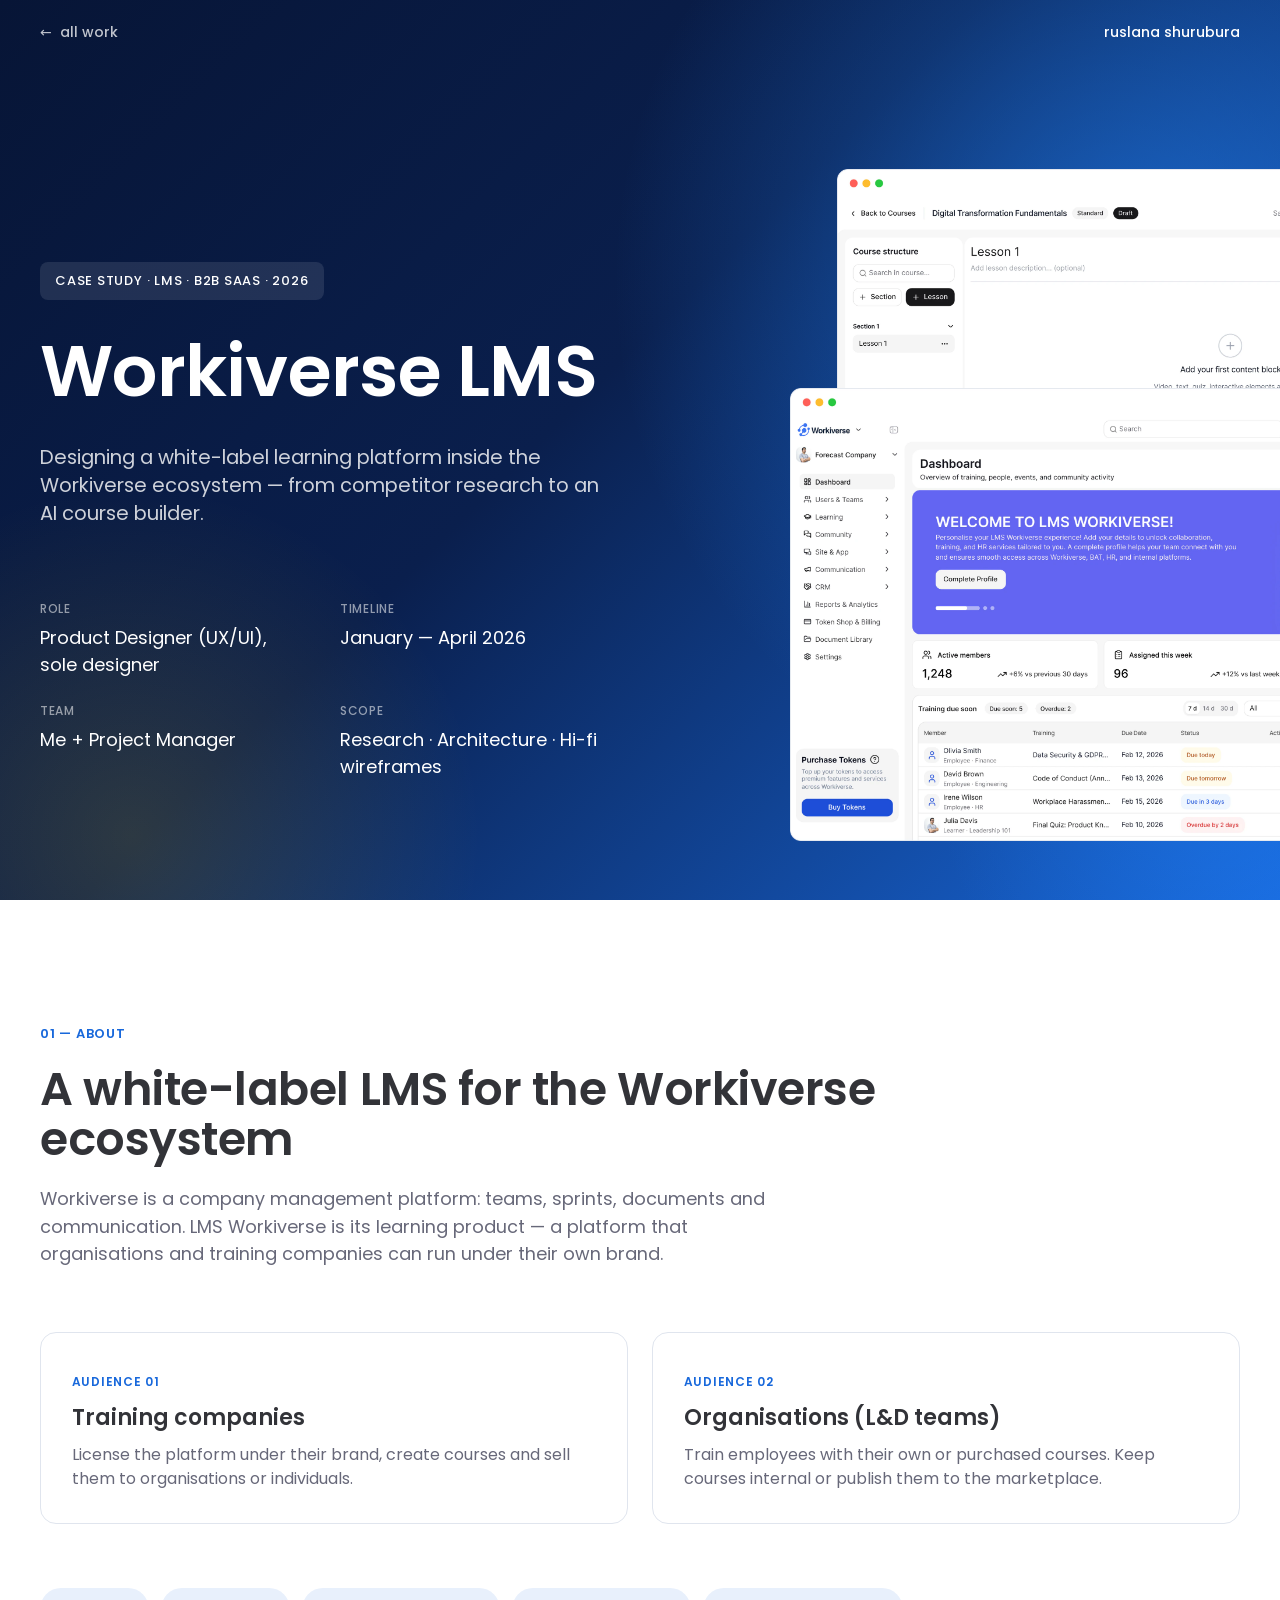
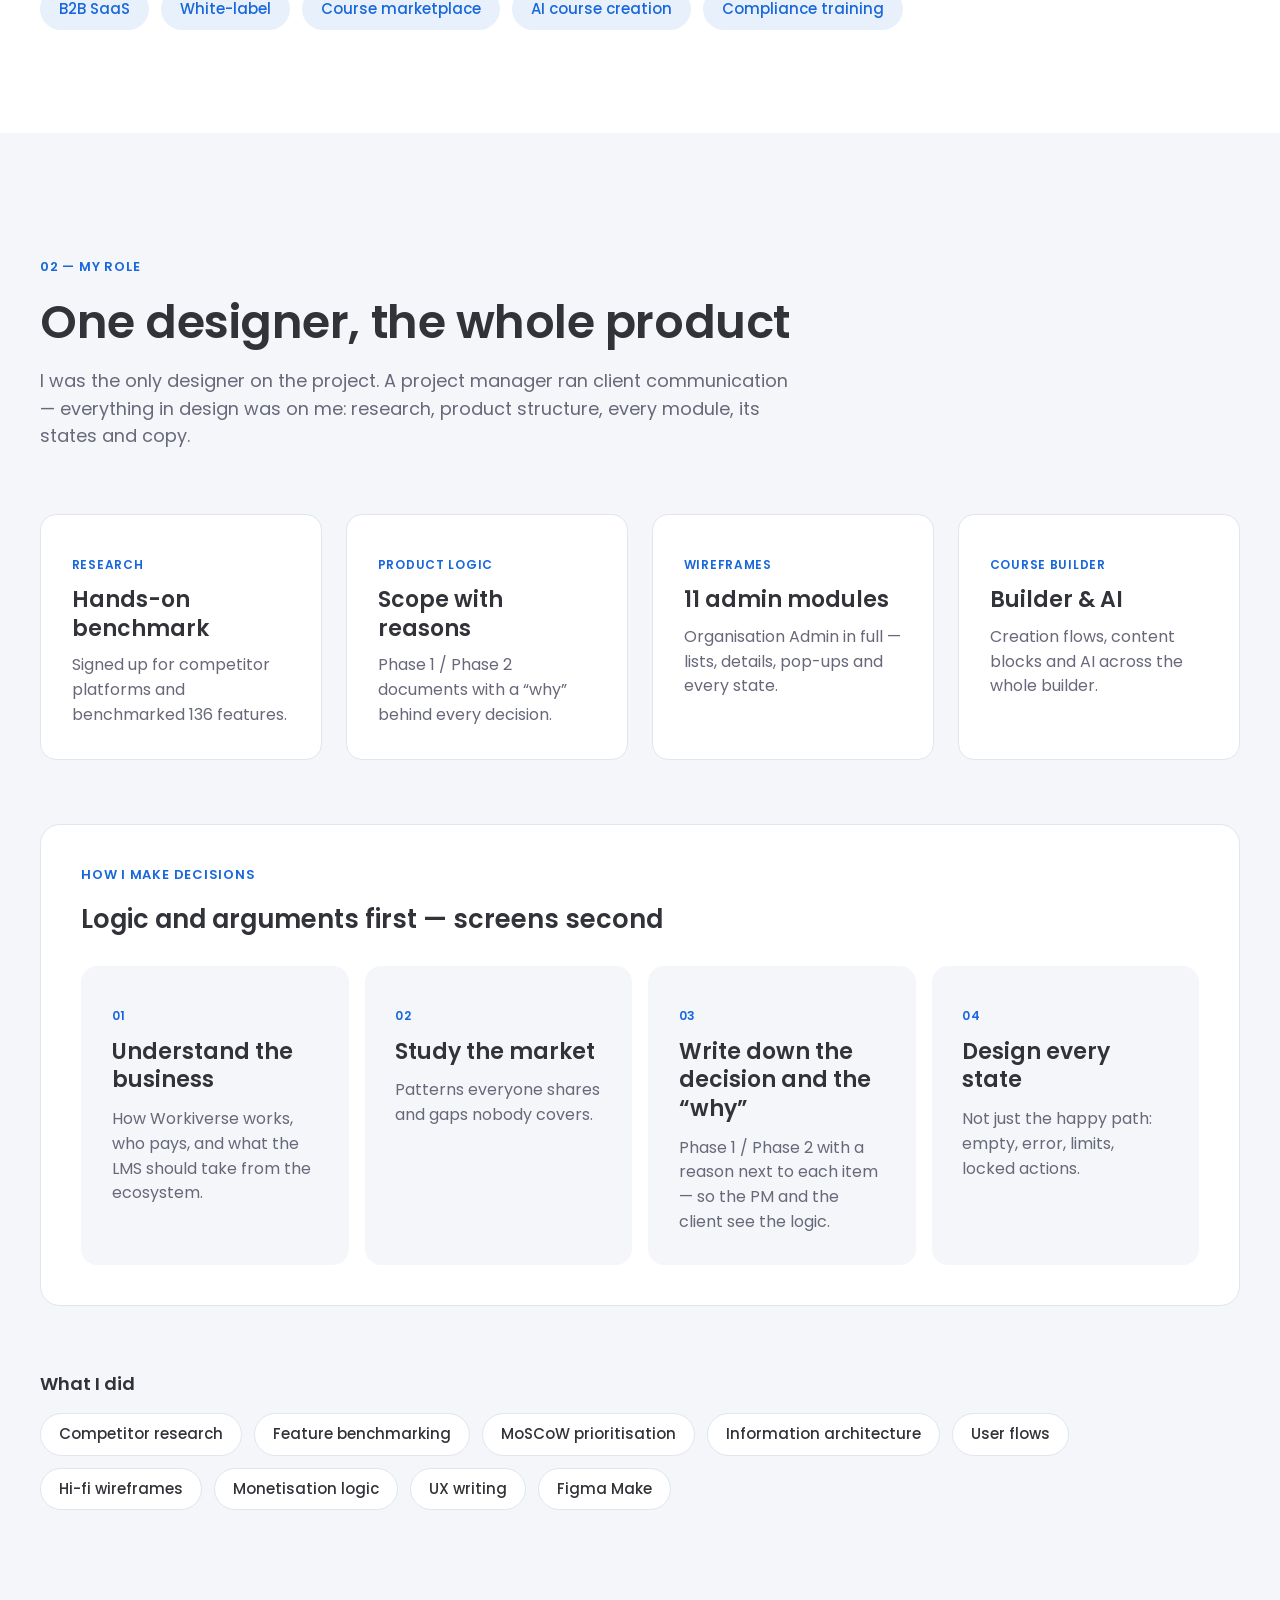
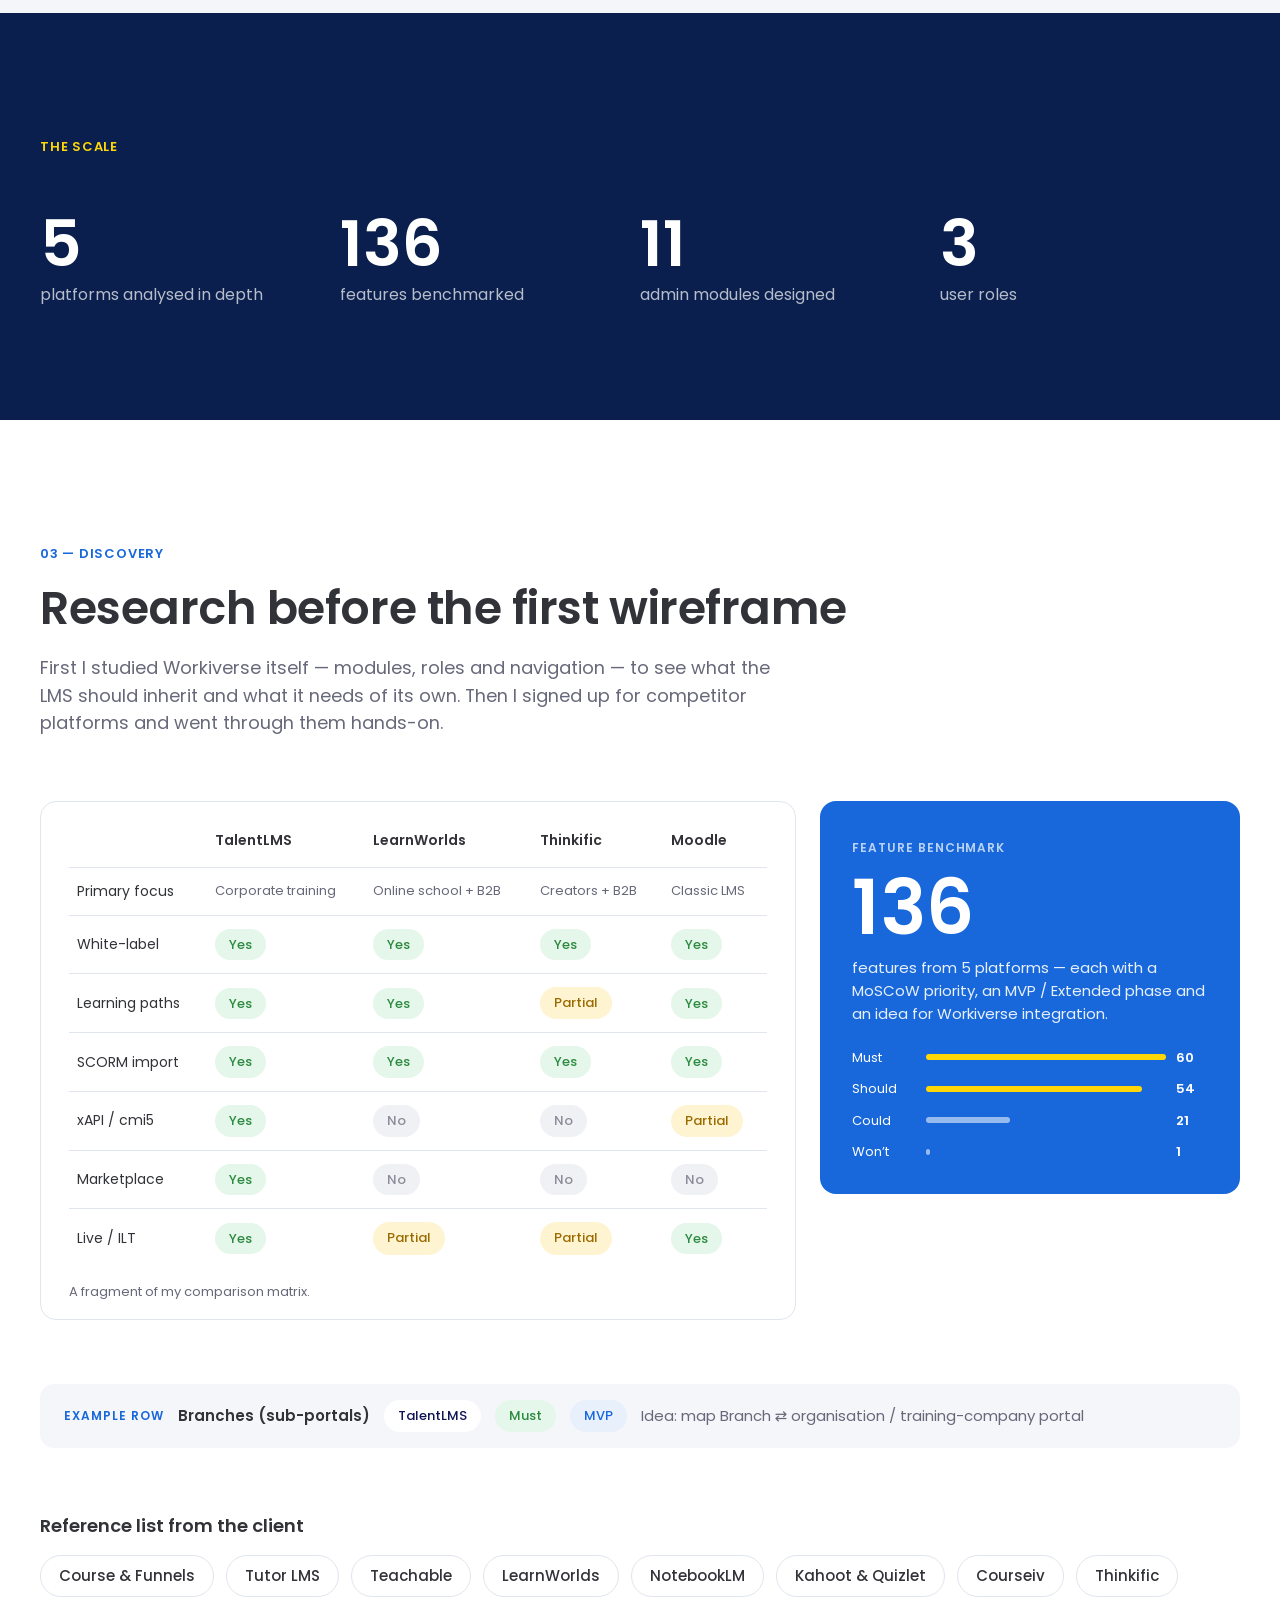
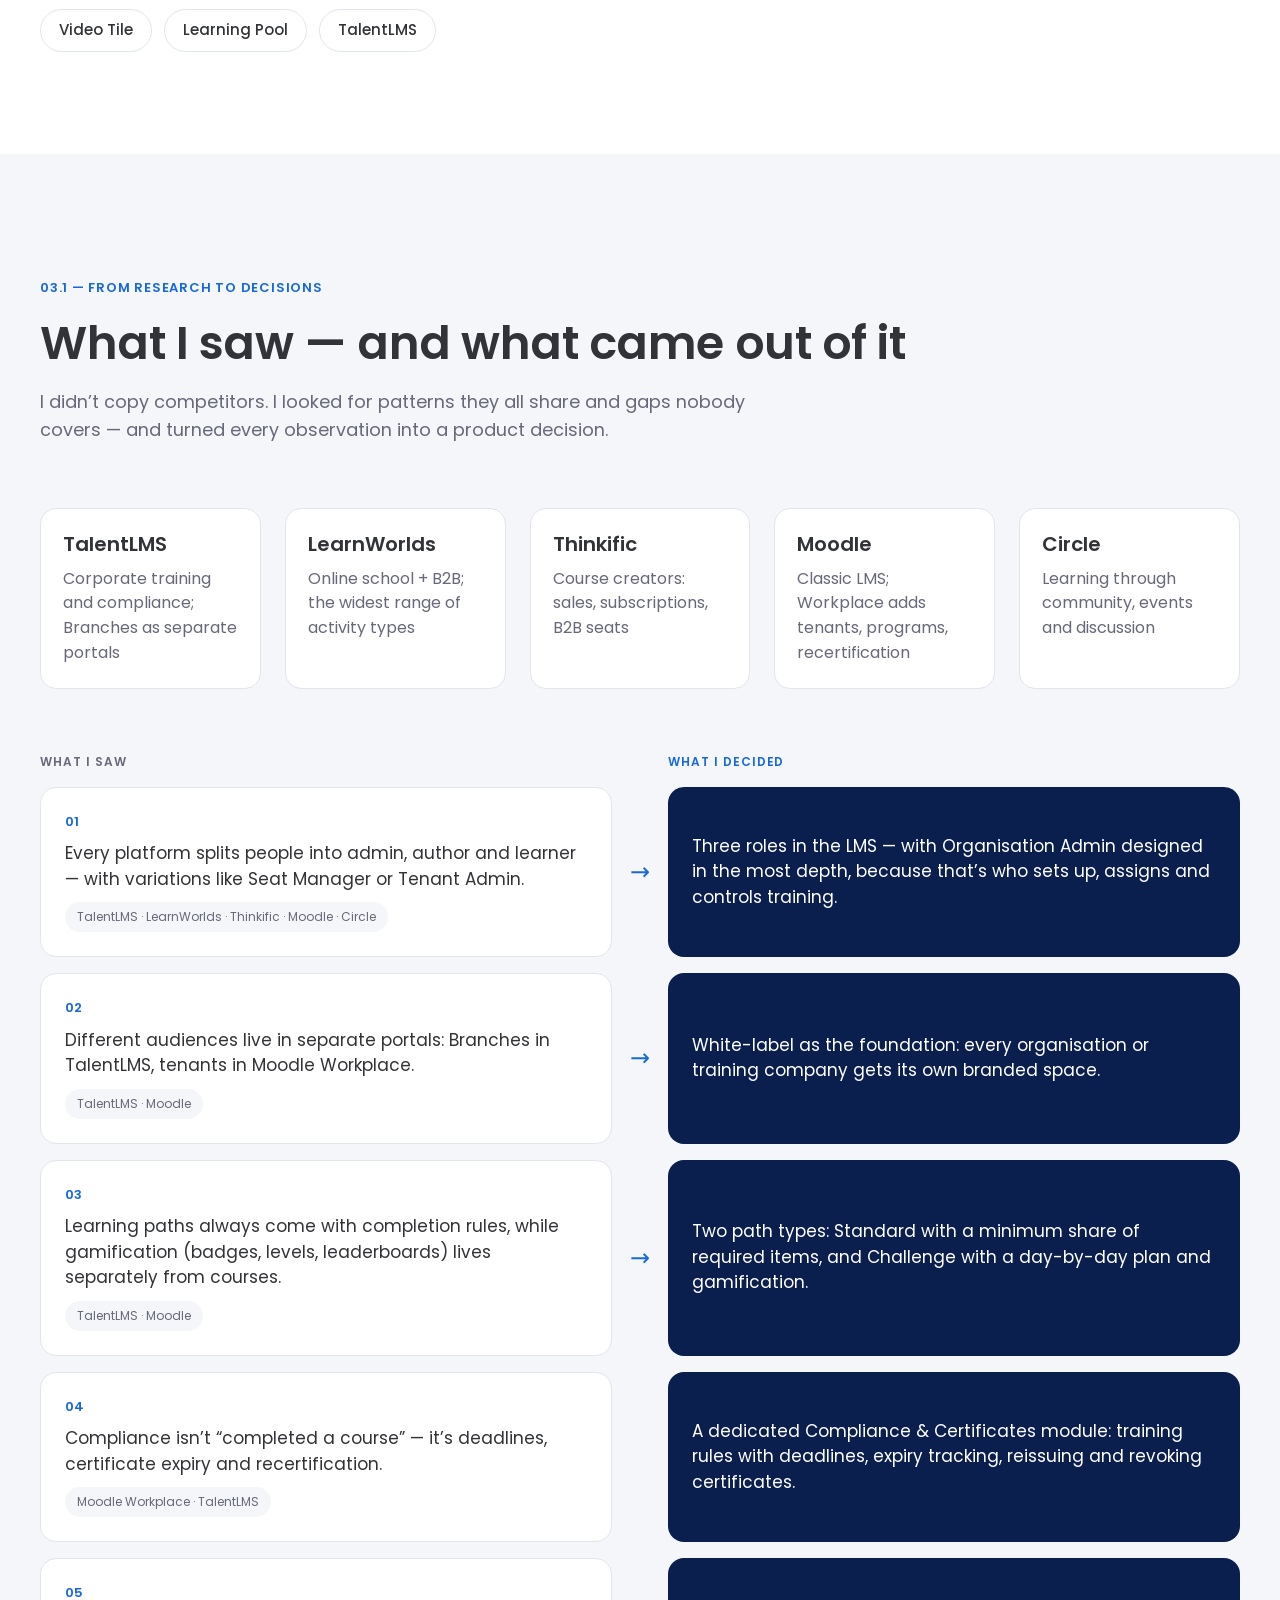
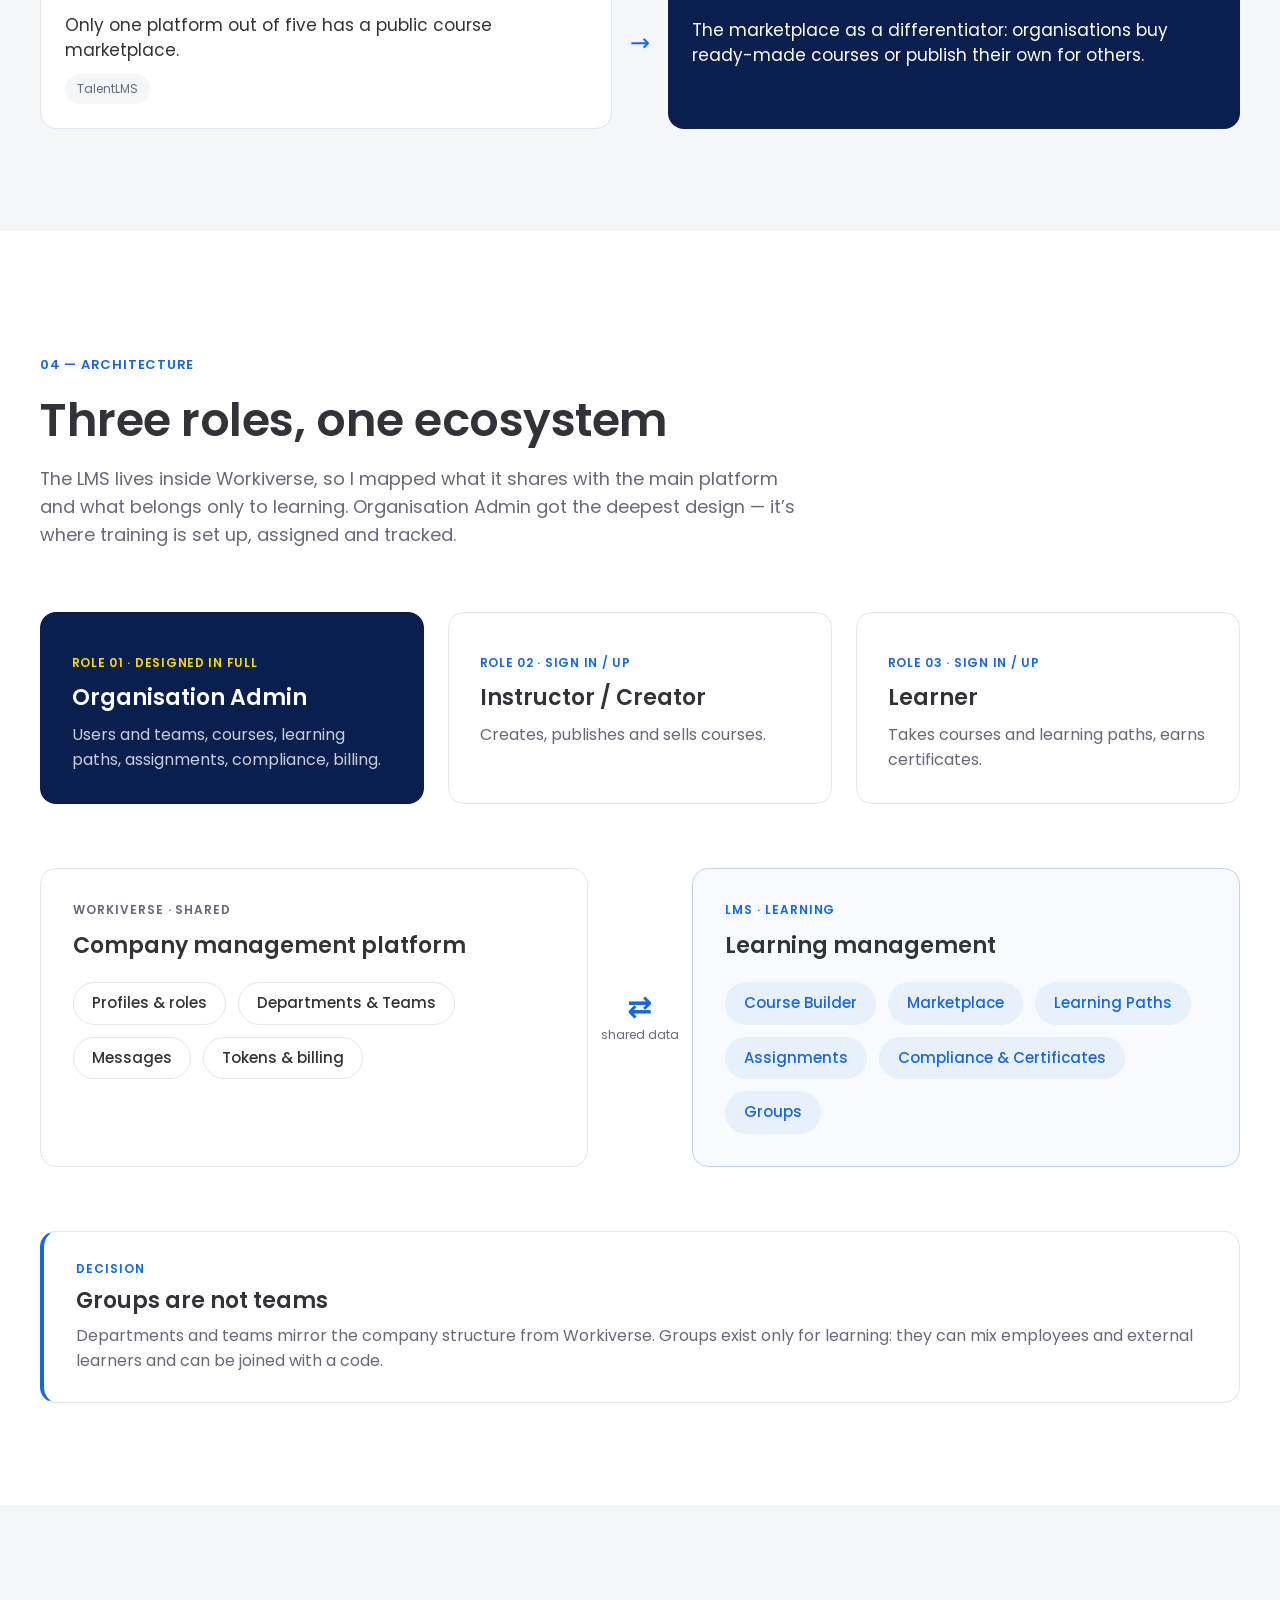
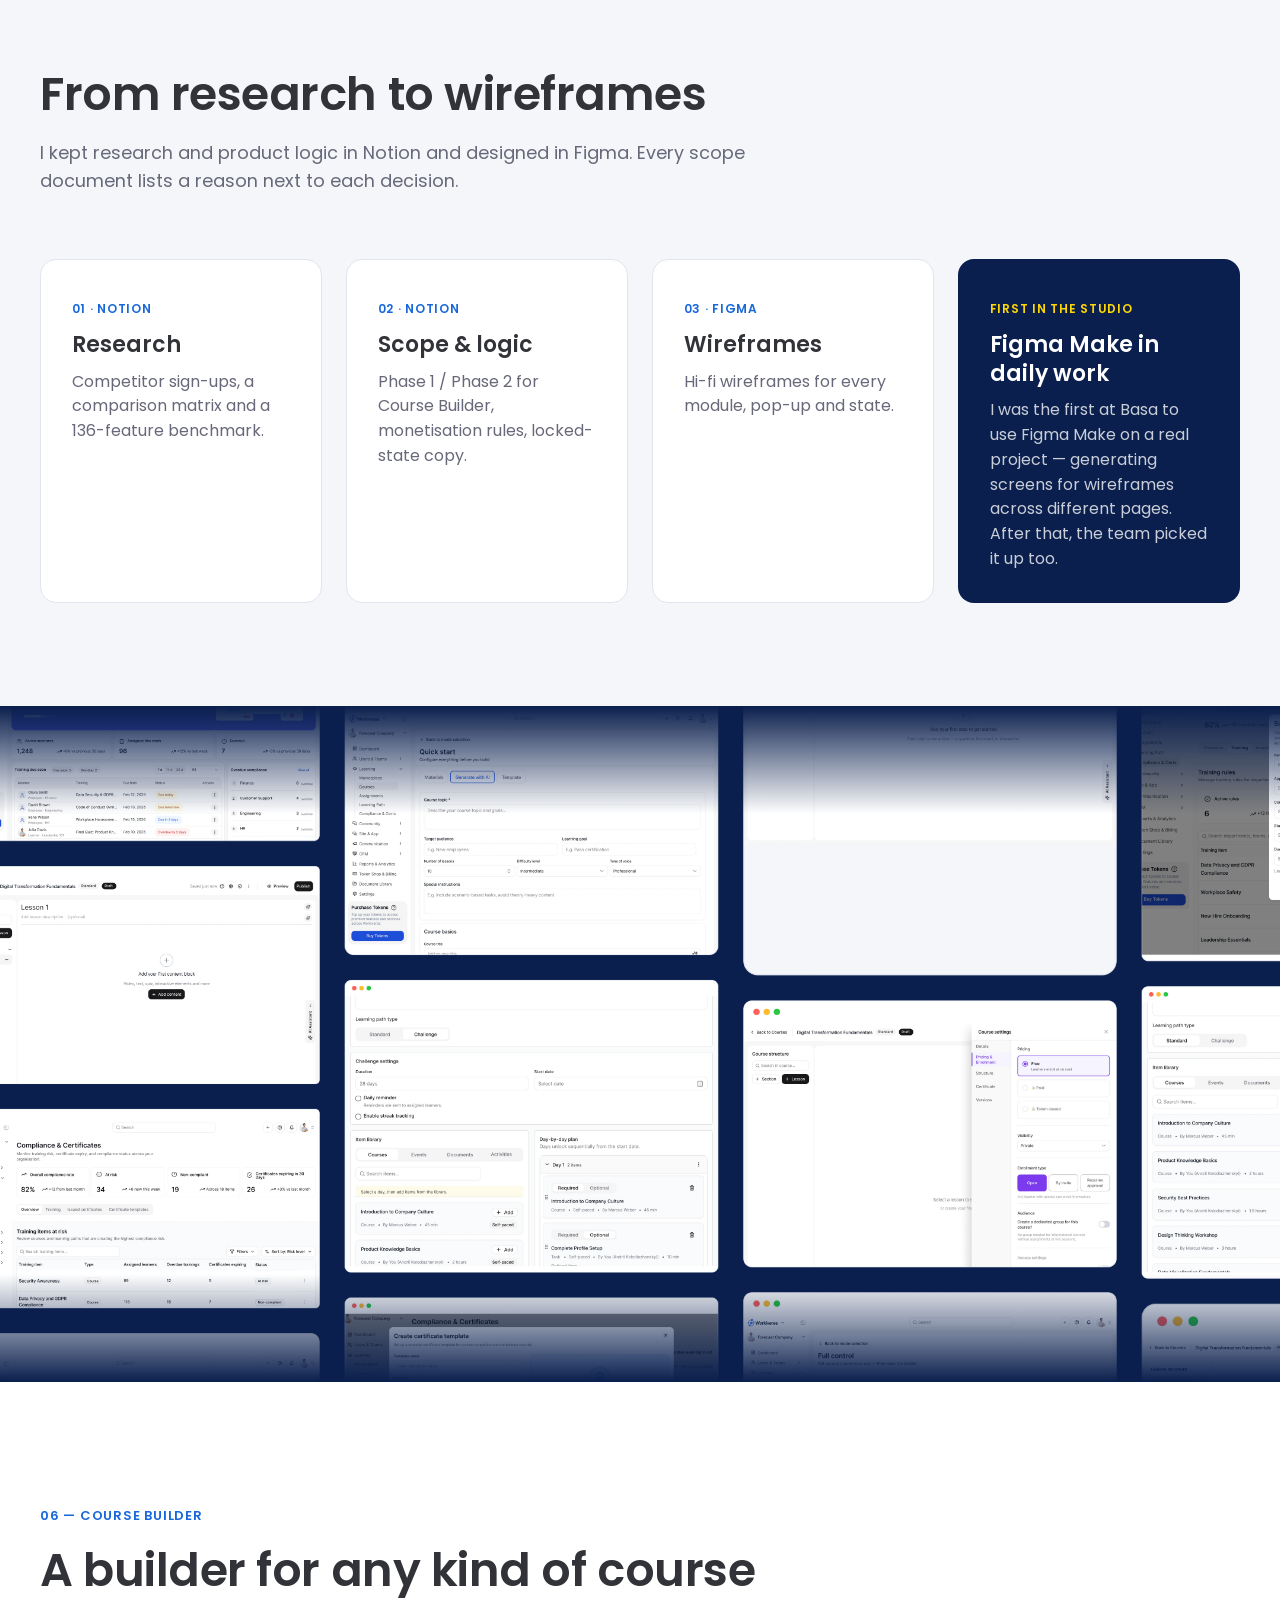
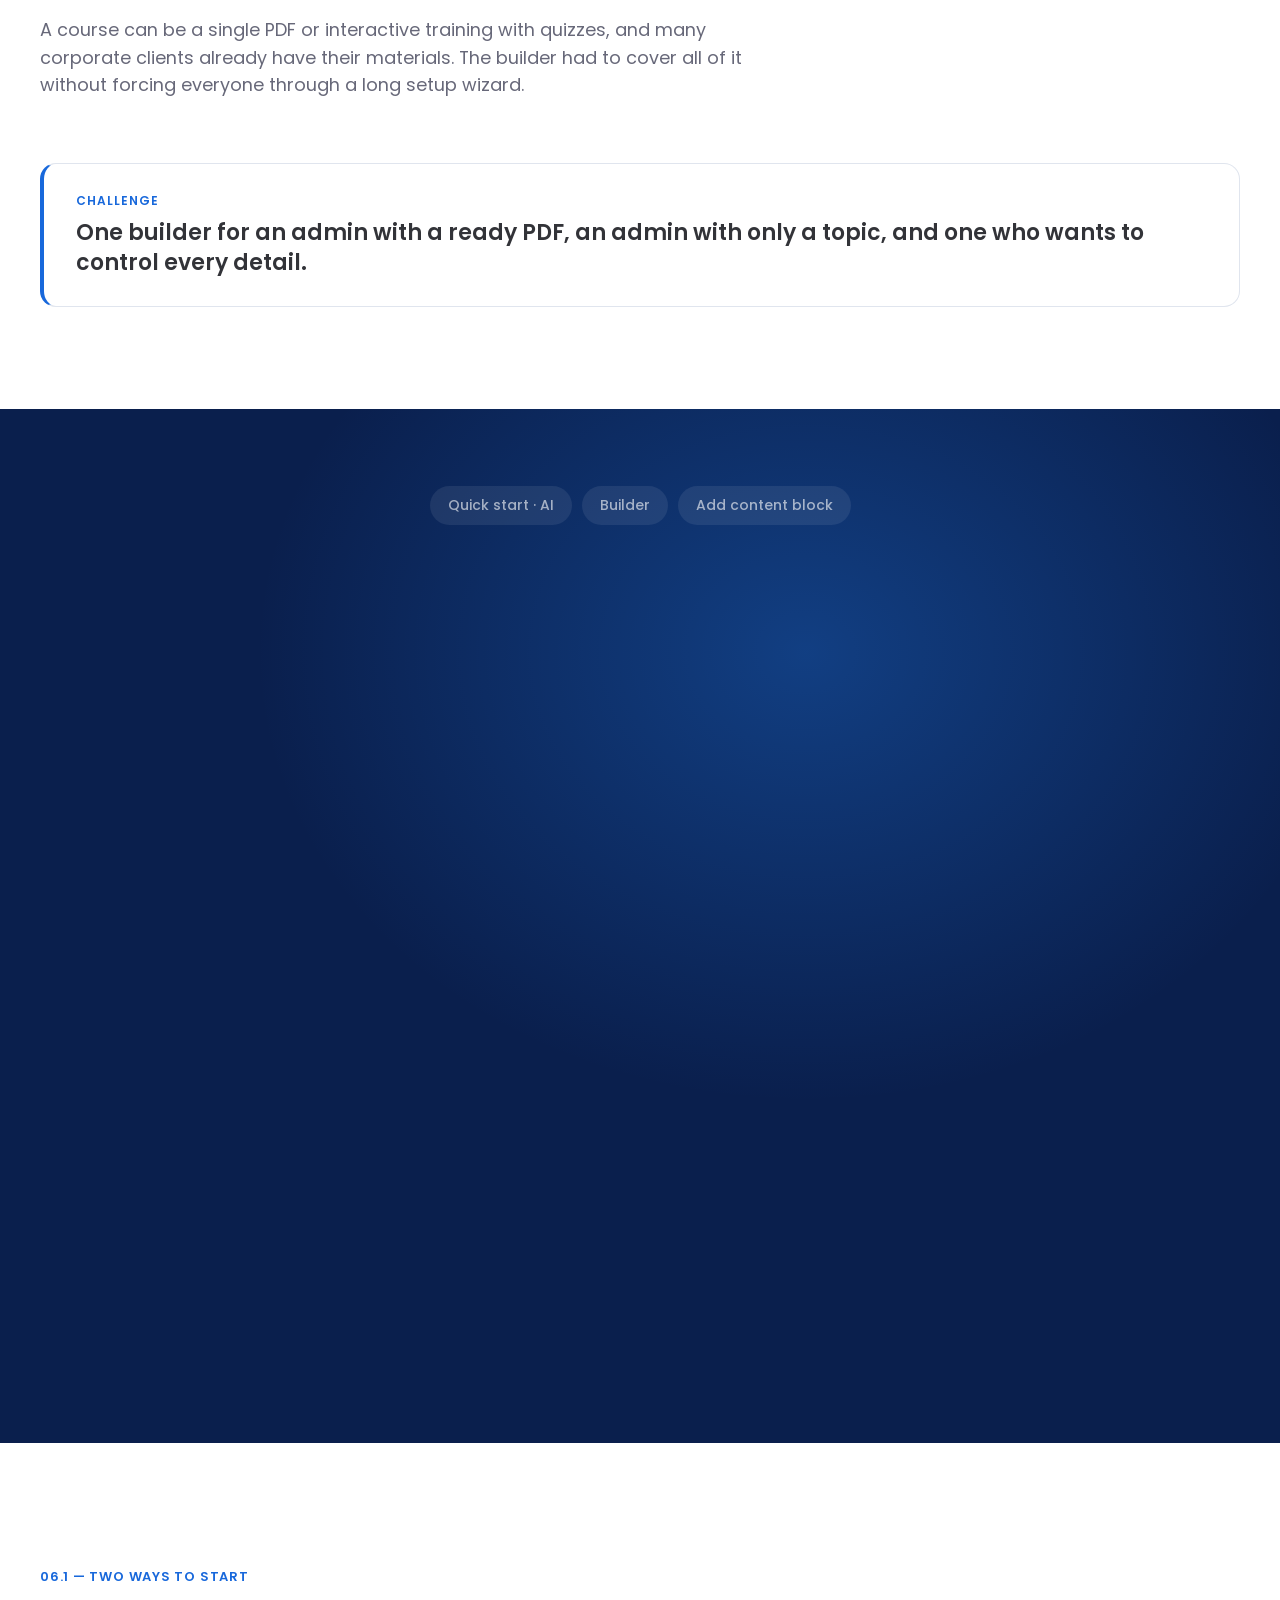
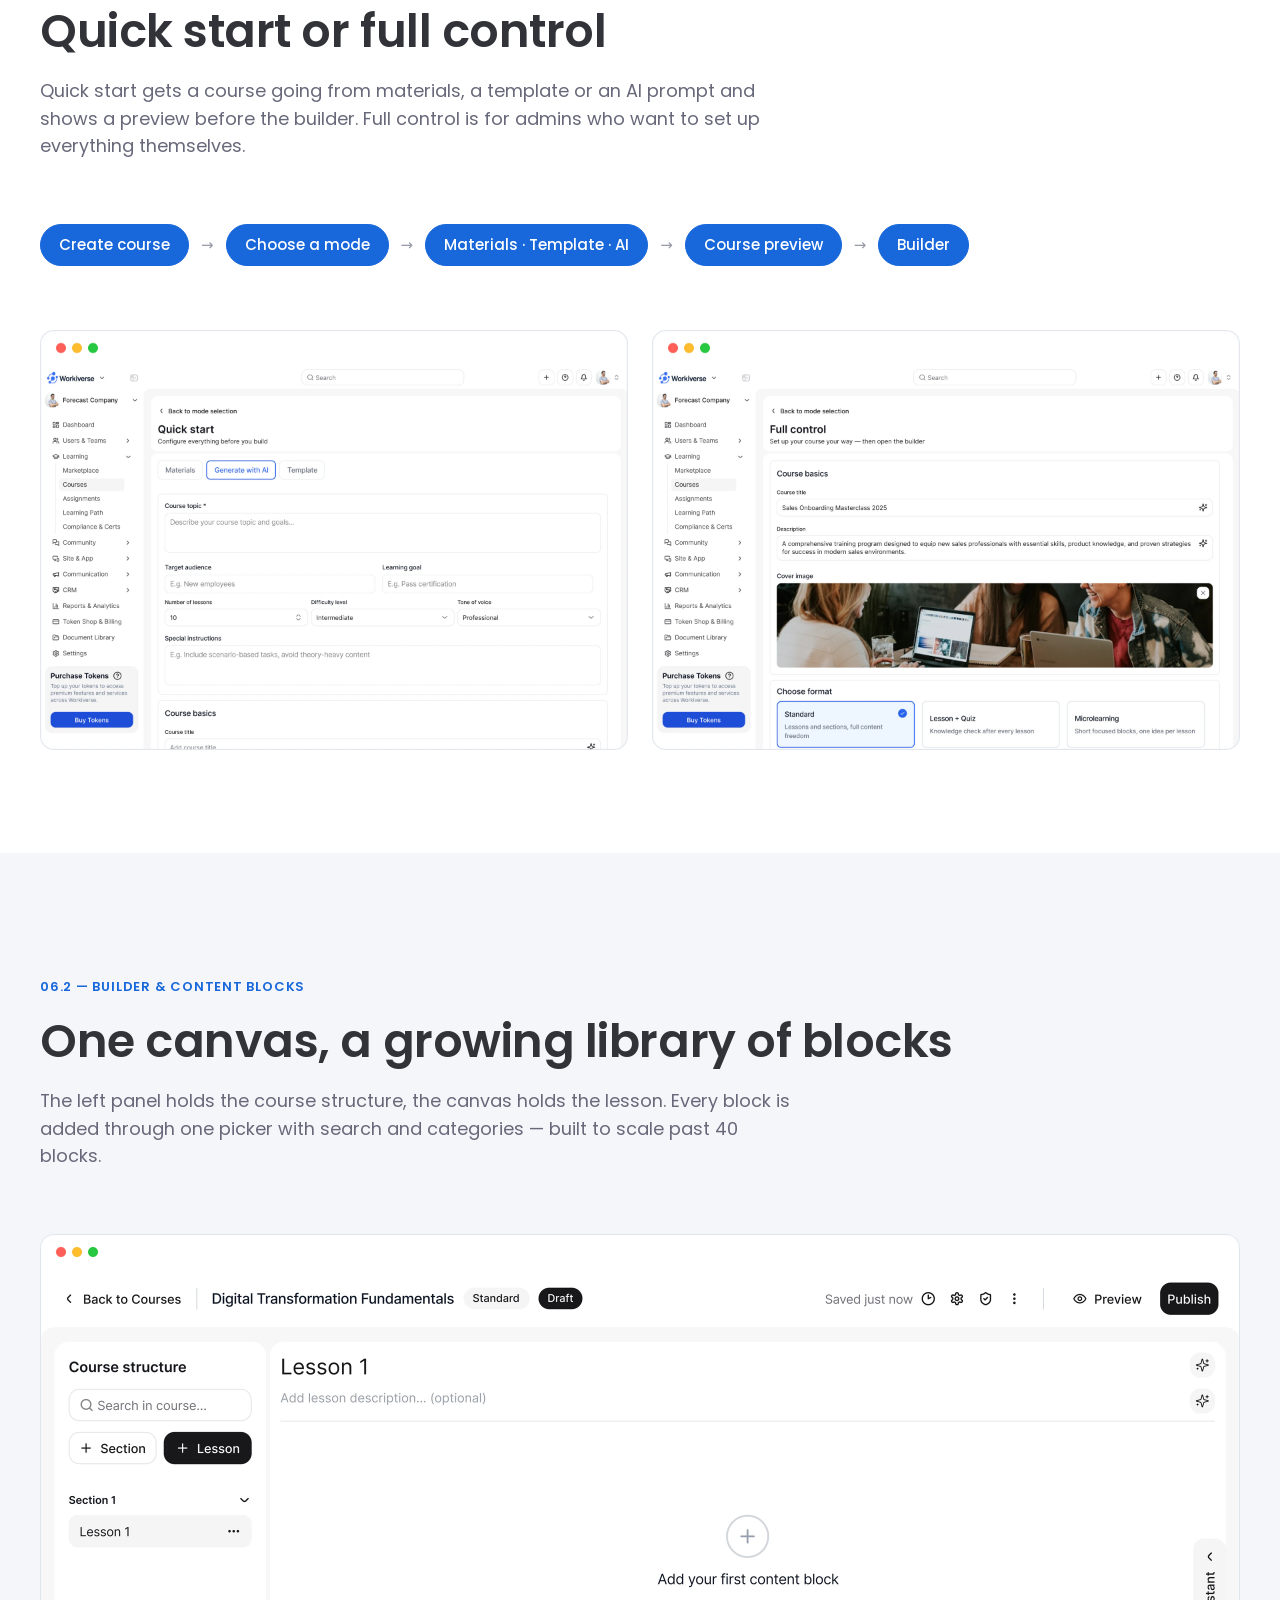
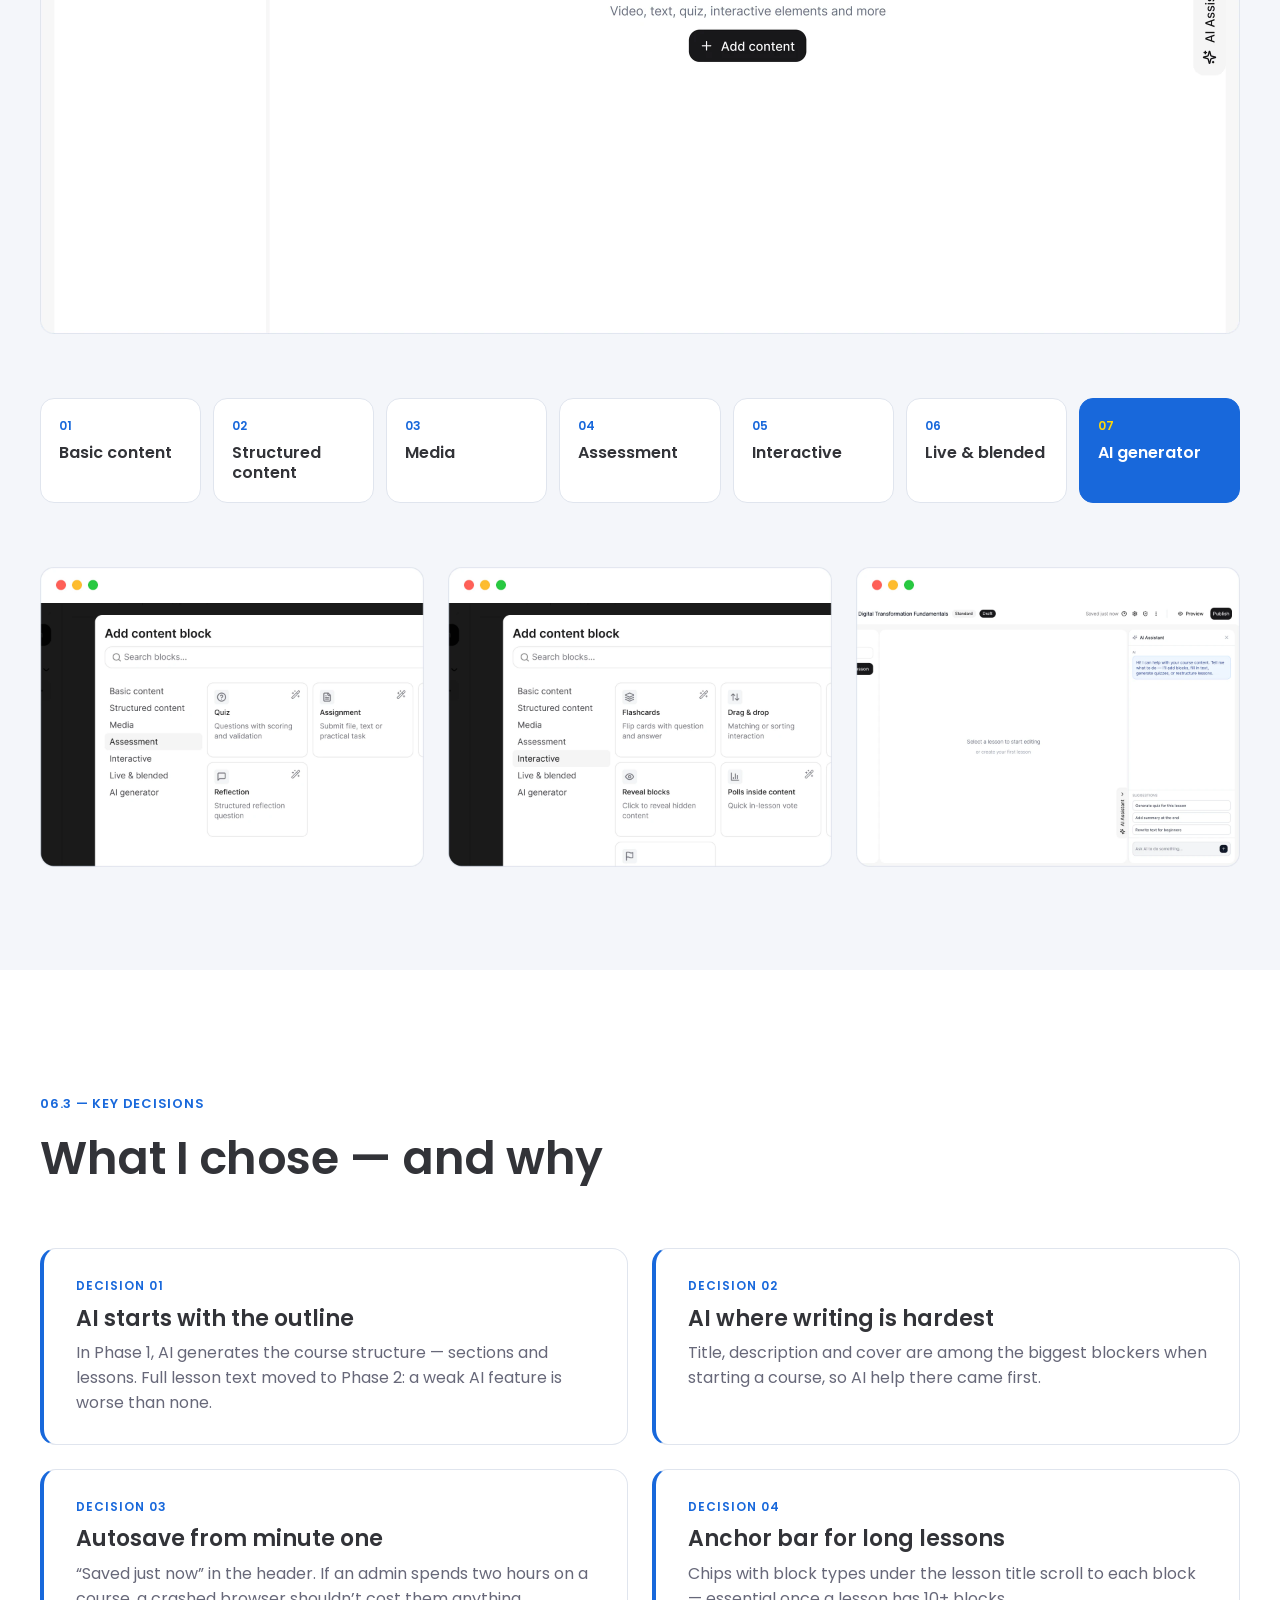
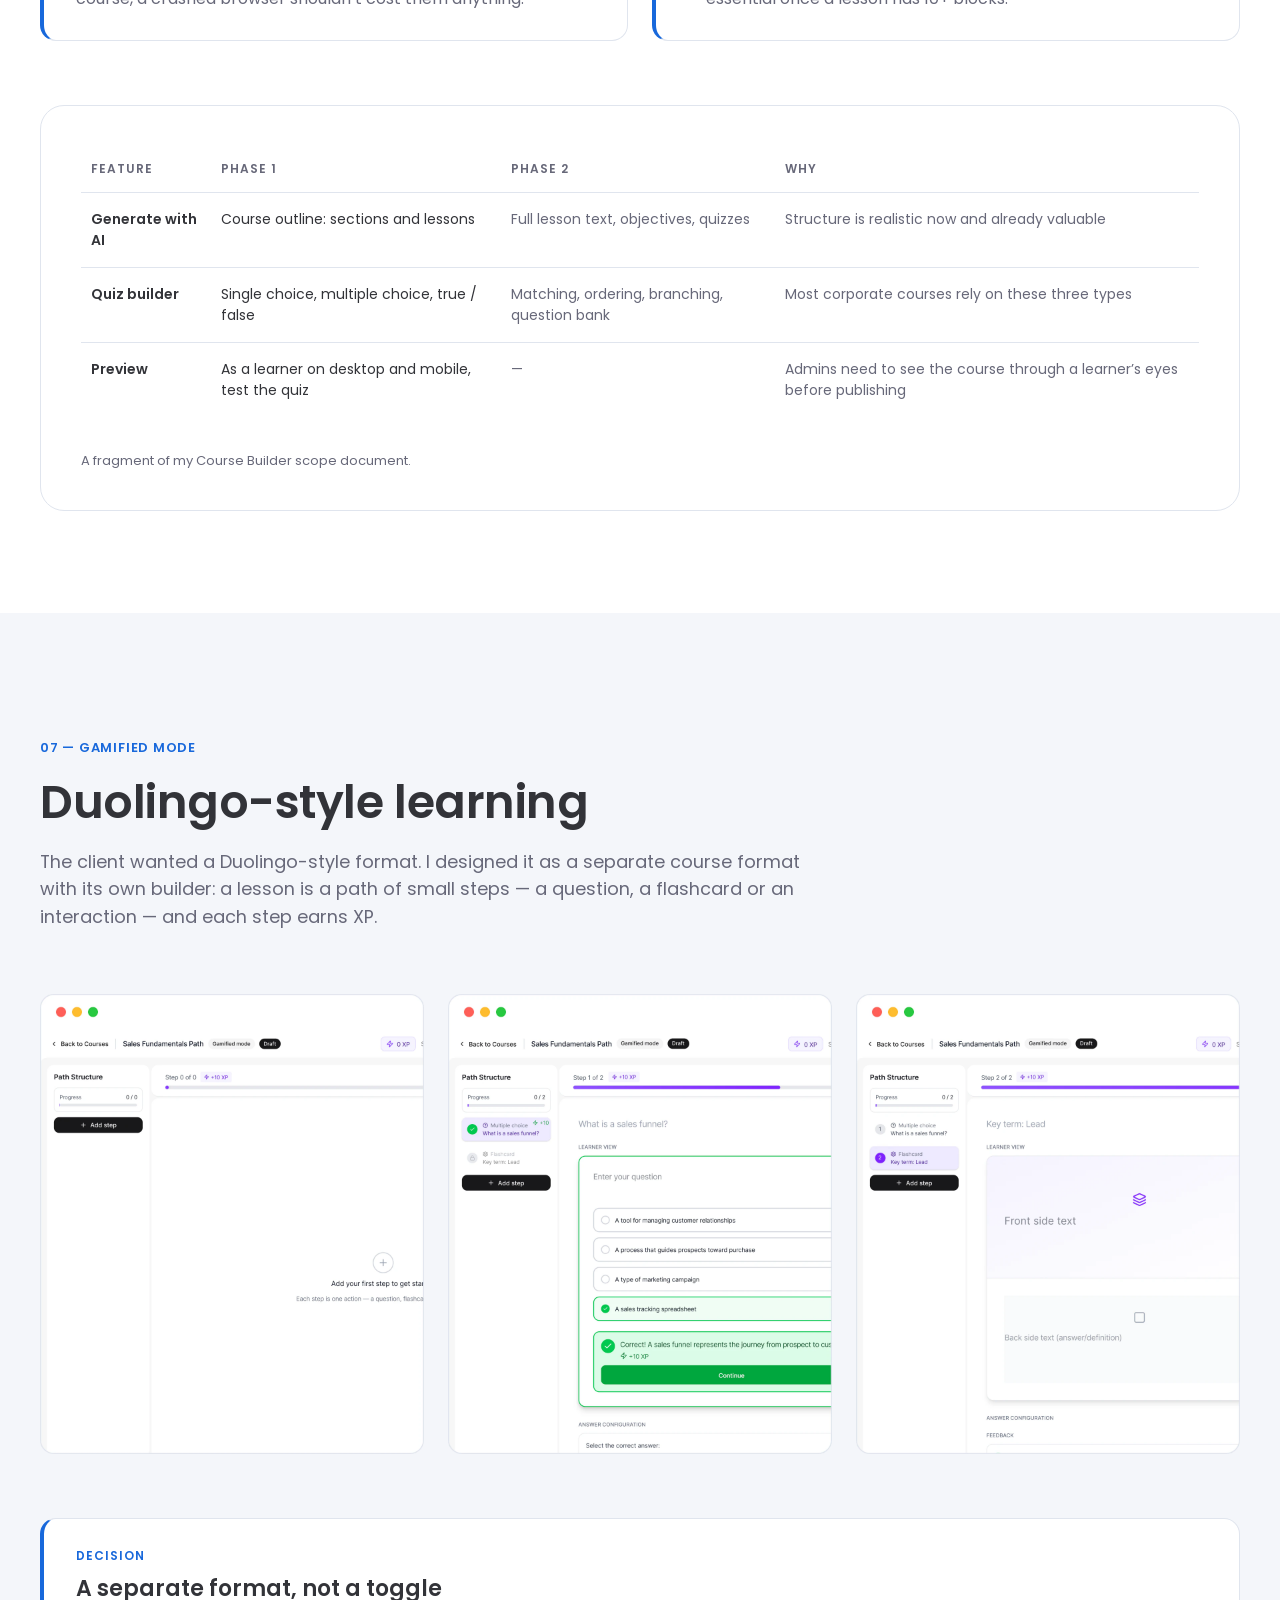
<file: case/lms-workiverse.html>
<!DOCTYPE html>
<html lang="en">
<head>
<meta charset="utf-8">
<meta name="viewport" content="width=device-width, initial-scale=1">
<title>Workiverse LMS — Case study · Ruslana Shurubura</title>
<meta name="description" content="Workiverse LMS: a white-label learning platform — research, architecture, AI course builder. Case study by Ruslana Shurubura.">
<meta name="theme-color" content="#FFFFFF">

<link rel="stylesheet" href="../css/case.css?v=2611130857">
<style>@font-face{font-family:"Poppins";font-weight:400;font-display:swap;src:url(../fonts/poppins-latin-400.woff2) format("woff2")}@font-face{font-family:"Poppins";font-weight:500;font-display:swap;src:url(../fonts/poppins-latin-500.woff2) format("woff2")}@font-face{font-family:"Poppins";font-weight:600;font-display:swap;src:url(../fonts/poppins-latin-600.woff2) format("woff2")}:root,body{--bg:#FFFFFF;--surface:#FFFFFF;--chip:#E8F0FC;--line:#E0E5EE;--text:#323338;--muted:#676879;--dim:#9699A6;--accent:#1868DB;--accent-bg:#E8F0FC;--hl:#0A1F4D;--hl-text:rgba(255,255,255,.78);--hl-label:#FFD707;--glow:rgba(35,136,255,.30);--ink:#1868DB;--font:"Poppins", system-ui, sans-serif;--display:"Poppins", system-ui, sans-serif;--pen:url("data:image/svg+xml,%3Csvg%20xmlns%3D%22http%3A//www.w3.org/2000/svg%22%20width%3D%2232%22%20height%3D%2232%22%20viewBox%3D%220%200%2032%2032%22%3E%3Cpolygon%20points%3D%226.2%2C20.8%2023.5%2C3.5%2028.5%2C8.5%2011.1%2C25.8%22%20fill%3D%22%23FFFFFF%22%20stroke%3D%22%230A1F4D%22%20stroke-width%3D%221.2%22%20stroke-linejoin%3D%22round%22/%3E%3Cpolygon%20points%3D%2219.6%2C7.4%2021.3%2C5.7%2026.3%2C10.7%2024.6%2C12.4%22%20fill%3D%22%231868DB%22/%3E%3Cpolygon%20points%3D%223%2C29%206.4%2C21%2011%2C25.6%22%20fill%3D%22%23C9A27A%22%20stroke%3D%22%230A1F4D%22%20stroke-width%3D%221%22%20stroke-linejoin%3D%22round%22/%3E%3Cline%20x1%3D%223.4%22%20y1%3D%2228.6%22%20x2%3D%227.6%22%20y2%3D%2224.4%22%20stroke%3D%22%230A1F4D%22%20stroke-width%3D%22.9%22/%3E%3C/svg%3E") 3 29, auto;}</style>
<script>if(!matchMedia('(prefers-reduced-motion: reduce)').matches)document.documentElement.classList.add('anim')</script>
</head>
<body class="case-lms-workiverse">
<header class="bar"><div class="wrap">
  <a href="../index.html#work"><span aria-hidden="true">←</span> all work</a>
  <a class="name" href="../index.html">ruslana shurubura</a>
</div></header>
<main>

<section class="sec hero lhero" aria-label="Intro">
  <span class="glow g1"></span><span class="glow g2"></span><span class="glow g3"></span>
  <div class="wrap">
    <div class="hero__text">
      <span class="tag rv">CASE STUDY · LMS · B2B SAAS · 2026</span>
      <h1 class="display rv" style="--d:.08s">Workiverse LMS</h1>
      <p class="lead rv" style="--d:.16s">Designing a white-label learning platform inside the Workiverse ecosystem — from competitor research to an AI course builder.</p>
      <dl class="meta rv" style="--d:.28s">
        <div><dt>ROLE</dt><dd>Product Designer (UX/UI), sole designer</dd></div>
        <div><dt>TIMELINE</dt><dd>January — April 2026</dd></div>
        <div><dt>TEAM</dt><dd>Me + Project Manager</dd></div>
        <div><dt>SCOPE</dt><dd>Research · Architecture · Hi-fi wireframes</dd></div>
      </dl>
    </div>
    <div class="lart" role="img" aria-label="Course Builder and admin Dashboard of Workiverse LMS">
      <div class="b1"><div class="rv rise" style="--d:.35s"><div class="float" style="--fd:1.4s"><img src="lms-workiverse/img/hero-1.webp?v=2611130857" alt="" width="2400" height="1543" fetchpriority="high"></div></div></div>
      <div class="b2"><div class="rv rise" style="--d:.55s"><div class="float" style="--fd:2.2s"><img src="lms-workiverse/img/hero-2.webp?v=2611130857" alt="" width="2400" height="1555" fetchpriority="high"></div></div></div>
    </div>
  </div>
</section>

<section class="sec" aria-labelledby="s1">
  <div class="wrap stack">
    <header class="head narrow"><p class="label rv">01 — ABOUT</p><h2 id="s1" class="rv" style="--d:.06s">A white-label LMS for the Workiverse ecosystem</h2><p class="p rv" style="--d:0.12s">Workiverse is a company management platform: teams, sprints, documents and communication. LMS Workiverse is its learning product — a platform that organisations and training companies can run under their own brand.</p></header>
    <div class="lgrid " style="--n:2" data-stagger><div class="card"><p class="n">AUDIENCE 01</p><h3>Training companies</h3><p>License the platform under their brand, create courses and sell them to organisations or individuals.</p></div><div class="card"><p class="n">AUDIENCE 02</p><h3>Organisations (L&amp;D teams)</h3><p>Train employees with their own or purchased courses. Keep courses internal or publish them to the marketplace.</p></div></div>
    <ul class="chips accent" data-stagger><li>B2B SaaS</li><li>White-label</li><li>Course marketplace</li><li>AI course creation</li><li>Compliance training</li></ul>
  </div>
</section>

<section class="sec alt" aria-labelledby="s2">
  <div class="wrap stack">
    <header class="head narrow"><p class="label rv">02 — MY ROLE</p><h2 id="s2" class="rv" style="--d:.06s">One designer, the whole product</h2><p class="p rv" style="--d:0.12s">I was the only designer on the project. A project manager ran client communication — everything in design was on me: research, product structure, every module, its states and copy.</p></header>
    <div class="lgrid " style="--n:4" data-stagger><div class="card"><p class="n">RESEARCH</p><h3>Hands-on benchmark</h3><p>Signed up for competitor platforms and benchmarked 136 features.</p></div><div class="card"><p class="n">PRODUCT LOGIC</p><h3>Scope with reasons</h3><p>Phase 1 / Phase 2 documents with a “why” behind every decision.</p></div><div class="card"><p class="n">WIREFRAMES</p><h3>11 admin modules</h3><p>Organisation Admin in full — lists, details, pop-ups and every state.</p></div><div class="card"><p class="n">COURSE BUILDER</p><h3>Builder &amp; AI</h3><p>Creation flows, content blocks and AI across the whole builder.</p></div></div>
    <div class="howto">
      <p class="label rv">HOW I MAKE DECISIONS</p>
      <h3 class="rv">Logic and arguments first — screens second</h3>
      <div class="steps" style="--n:4" data-stagger><div class="card"><p class="n">01</p><h3>Understand the business</h3><p>How Workiverse works, who pays, and what the LMS should take from the ecosystem.</p></div><div class="card"><p class="n">02</p><h3>Study the market</h3><p>Patterns everyone shares and gaps nobody covers.</p></div><div class="card"><p class="n">03</p><h3>Write down the decision and the “why”</h3><p>Phase 1 / Phase 2 with a reason next to each item — so the PM and the client see the logic.</p></div><div class="card"><p class="n">04</p><h3>Design every state</h3><p>Not just the happy path: empty, error, limits, locked actions.</p></div></div>
    </div>
    <div class="did"><h3 class="rv">What I did</h3><ul class="chips" data-stagger><li>Competitor research</li><li>Feature benchmarking</li><li>MoSCoW prioritisation</li><li>Information architecture</li><li>User flows</li><li>Hi-fi wireframes</li><li>Monetisation logic</li><li>UX writing</li><li>Figma Make</li></ul></div>
  </div>
</section>

<section class="sec navy nums" aria-labelledby="s-scale">
  <div class="wrap stack" style="gap:40px">
    <p class="label rv" id="s-scale">THE SCALE</p>
    <div class="stats" data-stagger><div class="stat"><b>5</b><span>platforms analysed in depth</span></div><div class="stat"><b>136</b><span>features benchmarked</span></div><div class="stat"><b>11</b><span>admin modules designed</span></div><div class="stat"><b>3</b><span>user roles</span></div></div>
  </div>
</section>

<section class="sec" aria-labelledby="s3">
  <div class="wrap stack">
    <header class="head narrow"><p class="label rv">03 — DISCOVERY</p><h2 id="s3" class="rv" style="--d:.06s">Research before the first wireframe</h2><p class="p rv" style="--d:0.12s">First I studied Workiverse itself — modules, roles and navigation — to see what the LMS should inherit and what it needs of its own. Then I signed up for competitor platforms and went through them hands-on.</p></header>
    <div class="disc">
      <div class="matrix rv"><table><thead><tr><th></th><th>TalentLMS</th><th>LearnWorlds</th><th>Thinkific</th><th>Moodle</th></tr></thead><tbody><tr><td>Primary focus</td><td class="muted">Corporate training</td><td class="muted">Online school + B2B</td><td class="muted">Creators + B2B</td><td class="muted">Classic LMS</td></tr><tr><td>White-label</td><td><span class="yn y">Yes</span></td><td><span class="yn y">Yes</span></td><td><span class="yn y">Yes</span></td><td><span class="yn y">Yes</span></td></tr><tr><td>Learning paths</td><td><span class="yn y">Yes</span></td><td><span class="yn y">Yes</span></td><td><span class="yn p">Partial</span></td><td><span class="yn y">Yes</span></td></tr><tr><td>SCORM import</td><td><span class="yn y">Yes</span></td><td><span class="yn y">Yes</span></td><td><span class="yn y">Yes</span></td><td><span class="yn y">Yes</span></td></tr><tr><td>xAPI / cmi5</td><td><span class="yn y">Yes</span></td><td><span class="yn n">No</span></td><td><span class="yn n">No</span></td><td><span class="yn p">Partial</span></td></tr><tr><td>Marketplace</td><td><span class="yn y">Yes</span></td><td><span class="yn n">No</span></td><td><span class="yn n">No</span></td><td><span class="yn n">No</span></td></tr><tr><td>Live / ILT</td><td><span class="yn y">Yes</span></td><td><span class="yn p">Partial</span></td><td><span class="yn p">Partial</span></td><td><span class="yn y">Yes</span></td></tr></tbody></table><p class="cap">A fragment of my comparison matrix.</p></div>
      <div class="bench rv" style="--d:.15s"><p class="n">FEATURE BENCHMARK</p><b class="big">136</b><p>features from 5 platforms — each with a MoSCoW priority, an MVP / Extended phase and an idea for Workiverse integration.</p><div class="bars"><div class="bar-row"><span>Must</span><i style="--v:1.000"></i><b>60</b></div><div class="bar-row"><span>Should</span><i style="--v:0.900"></i><b>54</b></div><div class="bar-row"><span>Could</span><i style="--v:0.350"></i><b>21</b></div><div class="bar-row"><span>Won’t</span><i style="--v:0.017"></i><b>1</b></div></div></div>
    </div>
    <div class="example rv"><span class="k">EXAMPLE ROW</span><b>Branches (sub-portals)</b><span class="c w">TalentLMS</span><span class="c g">Must</span><span class="c b">MVP</span><span class="idea">Idea: map Branch ⇄ organisation / training-company portal</span></div>
    <div class="did"><h3 class="rv">Reference list from the client</h3><ul class="chips" data-stagger><li>Course &amp; Funnels</li><li>Tutor LMS</li><li>Teachable</li><li>LearnWorlds</li><li>NotebookLM</li><li>Kahoot &amp; Quizlet</li><li>Courseiv</li><li>Thinkific</li><li>Video Tile</li><li>Learning Pool</li><li>TalentLMS</li></ul></div>
  </div>
</section>

<section class="sec alt" aria-labelledby="s31">
  <div class="wrap stack">
    <header class="head narrow"><p class="label rv">03.1 — FROM RESEARCH TO DECISIONS</p><h2 id="s31" class="rv" style="--d:.06s">What I saw — and what came out of it</h2><p class="p rv" style="--d:0.12s">I didn’t copy competitors. I looked for patterns they all share and gaps nobody covers — and turned every observation into a product decision.</p></header>
    <div class="lgrid plats" style="--n:5" data-stagger><div class="card plat"><h3>TalentLMS</h3><p>Corporate training and compliance; Branches as separate portals</p></div><div class="card plat"><h3>LearnWorlds</h3><p>Online school + B2B; the widest range of activity types</p></div><div class="card plat"><h3>Thinkific</h3><p>Course creators: sales, subscriptions, B2B seats</p></div><div class="card plat"><h3>Moodle</h3><p>Classic LMS; Workplace adds tenants, programs, recertification</p></div><div class="card plat"><h3>Circle</h3><p>Learning through community, events and discussion</p></div></div>
    <div class="insights"><div class="ihead rv"><span>WHAT I SAW</span><span></span><span>WHAT I DECIDED</span></div><div class="insight">
  <div class="obs rv from-left"><span class="ix">01</span><p>Every platform splits people into admin, author and learner — with variations like Seat Manager or Tenant Admin.</p><span class="src">TalentLMS · LearnWorlds · Thinkific · Moodle · Circle</span></div>
  <span class="iarr rv" style="--d:.25s" aria-hidden="true">→</span>
  <div class="dec rv from-right" style="--d:.4s"><p>Three roles in the LMS — with Organisation Admin designed in the most depth, because that’s who sets up, assigns and controls training.</p></div>
</div><div class="insight">
  <div class="obs rv from-left"><span class="ix">02</span><p>Different audiences live in separate portals: Branches in TalentLMS, tenants in Moodle Workplace.</p><span class="src">TalentLMS · Moodle</span></div>
  <span class="iarr rv" style="--d:.25s" aria-hidden="true">→</span>
  <div class="dec rv from-right" style="--d:.4s"><p>White-label as the foundation: every organisation or training company gets its own branded space.</p></div>
</div><div class="insight">
  <div class="obs rv from-left"><span class="ix">03</span><p>Learning paths always come with completion rules, while gamification (badges, levels, leaderboards) lives separately from courses.</p><span class="src">TalentLMS · Moodle</span></div>
  <span class="iarr rv" style="--d:.25s" aria-hidden="true">→</span>
  <div class="dec rv from-right" style="--d:.4s"><p>Two path types: Standard with a minimum share of required items, and Challenge with a day-by-day plan and gamification.</p></div>
</div><div class="insight">
  <div class="obs rv from-left"><span class="ix">04</span><p>Compliance isn’t “completed a course” — it’s deadlines, certificate expiry and recertification.</p><span class="src">Moodle Workplace · TalentLMS</span></div>
  <span class="iarr rv" style="--d:.25s" aria-hidden="true">→</span>
  <div class="dec rv from-right" style="--d:.4s"><p>A dedicated Compliance &amp; Certificates module: training rules with deadlines, expiry tracking, reissuing and revoking certificates.</p></div>
</div><div class="insight">
  <div class="obs rv from-left"><span class="ix">05</span><p>Only one platform out of five has a public course marketplace.</p><span class="src">TalentLMS</span></div>
  <span class="iarr rv" style="--d:.25s" aria-hidden="true">→</span>
  <div class="dec rv from-right" style="--d:.4s"><p>The marketplace as a differentiator: organisations buy ready-made courses or publish their own for others.</p></div>
</div></div>
  </div>
</section>

<section class="sec" aria-labelledby="s4">
  <div class="wrap stack">
    <header class="head narrow"><p class="label rv">04 — ARCHITECTURE</p><h2 id="s4" class="rv" style="--d:.06s">Three roles, one ecosystem</h2><p class="p rv" style="--d:0.12s">The LMS lives inside Workiverse, so I mapped what it shares with the main platform and what belongs only to learning. Organisation Admin got the deepest design — it’s where training is set up, assigned and tracked.</p></header>
    <div class="lgrid " style="--n:3" data-stagger><div class="card hl"><p class="n">ROLE 01 · DESIGNED IN FULL</p><h3>Organisation Admin</h3><p>Users and teams, courses, learning paths, assignments, compliance, billing.</p></div><div class="card"><p class="n">ROLE 02 · SIGN IN / UP</p><h3>Instructor / Creator</h3><p>Creates, publishes and sells courses.</p></div><div class="card"><p class="n">ROLE 03 · SIGN IN / UP</p><h3>Learner</h3><p>Takes courses and learning paths, earns certificates.</p></div></div>
    <div class="eco">
      <div class="side rv from-left"><p class="n">WORKIVERSE · SHARED</p><h3>Company management platform</h3><ul class="chips" data-stagger><li>Profiles &amp; roles</li><li>Departments &amp; Teams</li><li>Messages</li><li>Tokens &amp; billing</li></ul></div>
      <div class="link rv popin" style="--d:.4s"><b aria-hidden="true">⇄</b><span>shared data</span></div>
      <div class="side lms rv from-right" style="--d:.2s"><p class="n">LMS · LEARNING</p><h3>Learning management</h3><ul class="chips accent" data-stagger><li>Course Builder</li><li>Marketplace</li><li>Learning Paths</li><li>Assignments</li><li>Compliance &amp; Certificates</li><li>Groups</li></ul></div>
    </div>
    <div class="dcard rv"><p class="n">DECISION</p><h3>Groups are not teams</h3><p>Departments and teams mirror the company structure from Workiverse. Groups exist only for learning: they can mix employees and external learners and can be joined with a code.</p></div>
  </div>
</section>

<section class="sec alt" aria-labelledby="s5">
  <div class="wrap stack">
    <header class="head narrow"><p class="label rv">05 — PROCESS &amp; TOOLS</p><h2 id="s5" class="rv" style="--d:.06s">From research to wireframes</h2><p class="p rv" style="--d:0.12s">I kept research and product logic in Notion and designed in Figma. Every scope document lists a reason next to each decision.</p></header>
    <div class="lgrid " style="--n:4" data-stagger><div class="card"><p class="n">01 · NOTION</p><h3>Research</h3><p>Competitor sign-ups, a comparison matrix and a 136-feature benchmark.</p></div><div class="card"><p class="n">02 · NOTION</p><h3>Scope &amp; logic</h3><p>Phase 1 / Phase 2 for Course Builder, monetisation rules, locked-state copy.</p></div><div class="card"><p class="n">03 · FIGMA</p><h3>Wireframes</h3><p>Hi-fi wireframes for every module, pop-up and state.</p></div><div class="card hl"><p class="n">FIRST IN THE STUDIO</p><h3>Figma Make in daily work</h3><p>I was the first at Basa to use Figma Make on a real project — generating screens for wireframes across different pages. After that, the team picked it up too.</p></div></div>
  </div>
</section>

<div class="full lwall" aria-hidden="true"><div class="lw-box"><div class="lw-col" style="left:-60px;top:-120px"><img src="lms-workiverse/img/wall-1.webp?v=2611130857" alt="" width="1260" height="817" loading="lazy" decoding="async"><img src="lms-workiverse/img/wall-2.webp?v=2611130857" alt="" width="1260" height="735" loading="lazy" decoding="async"><img src="lms-workiverse/img/wall-3.webp?v=2611130857" alt="" width="1260" height="672" loading="lazy" decoding="async"><img src="lms-workiverse/img/wall-4.webp?v=2611130857" alt="" width="1260" height="900" loading="lazy" decoding="async"></div><div class="lw-col down" style="left:388px;top:-20px"><img src="lms-workiverse/img/wall-5.webp?v=2611130857" alt="" width="1260" height="900" loading="lazy" decoding="async"><img src="lms-workiverse/img/wall-6.webp?v=2611130857" alt="" width="1260" height="986" loading="lazy" decoding="async"><img src="lms-workiverse/img/wall-7.webp?v=2611130857" alt="" width="1260" height="1072" loading="lazy" decoding="async"></div><div class="lw-col" style="left:836px;top:-200px"><img src="lms-workiverse/img/wall-8.webp?v=2611130857" alt="" width="1260" height="1510" loading="lazy" decoding="async"><img src="lms-workiverse/img/wall-9.webp?v=2611130857" alt="" width="1260" height="900" loading="lazy" decoding="async"><img src="lms-workiverse/img/wall-10.webp?v=2611130857" alt="" width="1260" height="900" loading="lazy" decoding="async"></div><div class="lw-col down" style="left:1284px;top:-70px"><img src="lms-workiverse/img/wall-11.webp?v=2611130857" alt="" width="1260" height="1072" loading="lazy" decoding="async"><img src="lms-workiverse/img/wall-12.webp?v=2611130857" alt="" width="1260" height="986" loading="lazy" decoding="async"><img src="lms-workiverse/img/wall-13.webp?v=2611130857" alt="" width="1260" height="985" loading="lazy" decoding="async"></div></div><span class="fade-top"></span><span class="fade-bot"></span></div>

<section class="sec" aria-labelledby="s6">
  <div class="wrap stack">
    <header class="head narrow"><p class="label rv">06 — COURSE BUILDER</p><h2 id="s6" class="rv" style="--d:.06s">A builder for any kind of course</h2><p class="p rv" style="--d:0.12s">A course can be a single PDF or interactive training with quizzes, and many corporate clients already have their materials. The builder had to cover all of it without forcing everyone through a long setup wizard.</p></header>
    <div class="dcard rv"><p class="n">CHALLENGE</p><h3>One builder for an admin with a ready PDF, an admin with only a topic, and one who wants to control every detail.</h3></div>
  </div>
</section>

<section class="sec navy bflow" aria-label="Builder flow">
  <span class="glow" style="width:1100px;height:900px;left:20%;top:-20%"></span>
  <div class="wrap">
    <ol class="fsteps" aria-hidden="true"><li class="s1">Quick start · AI</li><li class="s2">Builder</li><li class="s3">Add content block</li></ol>
    <div class="flowstage" role="img" aria-label="Course creation flow: quick start with AI, builder with an added lesson, content block picker">
      <div class="f f1"><img src="lms-workiverse/img/flow-1.webp?v=2611130857" alt="" width="2400" height="1715" loading="lazy" decoding="async"></div><div class="f f2"><img src="lms-workiverse/img/flow-2.webp?v=2611130857" alt="" width="2400" height="1400" loading="lazy" decoding="async"></div><div class="f f3"><img src="lms-workiverse/img/flow-3.webp?v=2611130857" alt="" width="2400" height="1875" loading="lazy" decoding="async"></div>
    </div>
  </div>
</section>

<section class="sec" aria-labelledby="s61">
  <div class="wrap stack">
    <header class="head narrow"><p class="label rv">06.1 — TWO WAYS TO START</p><h2 id="s61" class="rv" style="--d:.06s">Quick start or full control</h2><p class="p rv" style="--d:0.12s">Quick start gets a course going from materials, a template or an AI prompt and shows a preview before the builder. Full control is for admins who want to set up everything themselves.</p></header>
    <ol class="flowchips" data-stagger><li>Create course</li><li class="arr">→</li><li>Choose a mode</li><li class="arr">→</li><li>Materials · Template · AI</li><li class="arr">→</li><li>Course preview</li><li class="arr">→</li><li class="on">Builder</li></ol>
    <div class="bgrid" style="--n:2" data-stagger><figure><img src="lms-workiverse/img/qs.webp?v=2611130857" alt="Quick start: generate a course with AI" width="1764" height="1260" loading="lazy" decoding="async"></figure><figure><img src="lms-workiverse/img/fc.webp?v=2611130857" alt="Create course: full control" width="1764" height="1260" loading="lazy" decoding="async"></figure></div>
  </div>
</section>

<section class="sec alt" aria-labelledby="s62">
  <div class="wrap stack">
    <header class="head narrow"><p class="label rv">06.2 — BUILDER &amp; CONTENT BLOCKS</p><h2 id="s62" class="rv" style="--d:.06s">One canvas, a growing library of blocks</h2><p class="p rv" style="--d:0.12s">The left panel holds the course structure, the canvas holds the lesson. Every block is added through one picker with search and categories — built to scale past 40 blocks.</p></header>
    <figure class="one rv"><img src="lms-workiverse/img/builder.webp?v=2611130857" alt="Course Builder with an added lesson" width="2400" height="1400" loading="lazy" decoding="async"></figure>
    <div class="cats" data-stagger><div><span>01</span><b>Basic content</b></div><div><span>02</span><b>Structured content</b></div><div><span>03</span><b>Media</b></div><div><span>04</span><b>Assessment</b></div><div><span>05</span><b>Interactive</b></div><div><span>06</span><b>Live &amp; blended</b></div><div><span>07</span><b>AI generator</b></div></div>
    <div class="bgrid" style="--n:3" data-stagger><figure><img src="lms-workiverse/img/add-1.webp?v=2611130857" alt="Add content: assessment blocks" width="1152" height="900" loading="lazy" decoding="async"></figure><figure><img src="lms-workiverse/img/add-2.webp?v=2611130857" alt="Add content: interactive blocks" width="1152" height="900" loading="lazy" decoding="async"></figure><figure><img src="lms-workiverse/img/add-3.webp?v=2611130857" alt="Builder: AI assistant" width="1152" height="900" loading="lazy" decoding="async"></figure></div>
  </div>
</section>

<section class="sec" aria-labelledby="s63">
  <div class="wrap stack">
    <header class="head narrow"><p class="label rv">06.3 — KEY DECISIONS</p><h2 id="s63" class="rv" style="--d:.06s">What I chose — and why</h2></header>
    <div class="lgrid dgrid" style="--n:2" data-stagger>
      <div class="dcard"><p class="n">DECISION 01</p><h3>AI starts with the outline</h3><p>In Phase 1, AI generates the course structure — sections and lessons. Full lesson text moved to Phase 2: a weak AI feature is worse than none.</p></div>
      <div class="dcard"><p class="n">DECISION 02</p><h3>AI where writing is hardest</h3><p>Title, description and cover are among the biggest blockers when starting a course, so AI help there came first.</p></div>
      <div class="dcard"><p class="n">DECISION 03</p><h3>Autosave from minute one</h3><p>“Saved just now” in the header. If an admin spends two hours on a course, a crashed browser shouldn’t cost them anything.</p></div>
      <div class="dcard"><p class="n">DECISION 04</p><h3>Anchor bar for long lessons</h3><p>Chips with block types under the lesson title scroll to each block — essential once a lesson has 10+ blocks.</p></div>
    </div>
    <div class="scope rv"><table>
      <thead><tr><th>FEATURE</th><th>PHASE 1</th><th>PHASE 2</th><th>WHY</th></tr></thead>
      <tbody>
        <tr><td>Generate with AI</td><td>Course outline: sections and lessons</td><td>Full lesson text, objectives, quizzes</td><td>Structure is realistic now and already valuable</td></tr>
        <tr><td>Quiz builder</td><td>Single choice, multiple choice, true / false</td><td>Matching, ordering, branching, question bank</td><td>Most corporate courses rely on these three types</td></tr>
        <tr><td>Preview</td><td>As a learner on desktop and mobile, test the quiz</td><td>—</td><td>Admins need to see the course through a learner’s eyes before publishing</td></tr>
      </tbody></table><p class="cap">A fragment of my Course Builder scope document.</p></div>
  </div>
</section>

<section class="sec alt" aria-labelledby="s7">
  <div class="wrap stack">
    <header class="head narrow"><p class="label rv">07 — GAMIFIED MODE</p><h2 id="s7" class="rv" style="--d:.06s">Duolingo-style learning</h2><p class="p rv" style="--d:0.12s">The client wanted a Duolingo-style format. I designed it as a separate course format with its own builder: a lesson is a path of small steps — a question, a flashcard or an interaction — and each step earns XP.</p></header>
    <div class="bgrid" style="--n:3" data-stagger><figure><img src="lms-workiverse/img/duo-1.webp?v=2611130857" alt="Gamified builder" width="1152" height="1380" loading="lazy" decoding="async"></figure><figure><img src="lms-workiverse/img/duo-2.webp?v=2611130857" alt="Multiple choice — correct answer" width="1152" height="1380" loading="lazy" decoding="async"></figure><figure><img src="lms-workiverse/img/duo-3.webp?v=2611130857" alt="Flashcard step" width="1152" height="1380" loading="lazy" decoding="async"></figure></div>
    <div class="dcard rv"><p class="n">DECISION</p><h3>A separate format, not a toggle</h3><p>Micro-steps, XP and instant feedback need their own builder, not extra settings on a classic course.</p></div>
  </div>
</section>

<section class="sec" aria-labelledby="s8">
  <div class="wrap stack">
    <header class="head narrow"><p class="label rv">08 — ADMIN EXPERIENCE</p><h2 id="s8" class="rv" style="--d:.06s">Everything an L&amp;D admin does</h2><p class="p rv" style="--d:0.12s">11 modules for the Organisation Admin, each with lists, details, pop-ups, filters and every state — empty, loading, error, no results.</p></header>
    <div class="mods" data-stagger><div class="mod"><span>01</span><b>Dashboard</b><p>Overview, Setup Guide, widgets</p></div><div class="mod"><span>02</span><b>Users &amp; Teams</b><p>Users, Departments &amp; Teams, Groups</p></div><div class="mod"><span>03</span><b>Marketplace</b><p>Catalog and Library</p></div><div class="mod"><span>04</span><b>Courses</b><p>List, details, Course Builder</p></div><div class="mod"><span>05</span><b>Learning Paths</b><p>Standard and Challenge</p></div><div class="mod"><span>06</span><b>Assignments</b><p>Assignments with start and due dates</p></div><div class="mod"><span>07</span><b>Compliance &amp; Certificates</b><p>Training rules and certificates</p></div><div class="mod"><span>08</span><b>Calendar &amp; Events</b><p>Learning events</p></div><div class="mod"><span>09</span><b>Messages</b><p>Messaging</p></div><div class="mod"><span>10</span><b>Token Shop &amp; Billing</b><p>Tokens and plans</p></div><div class="mod"><span>11</span><b>Settings</b><p>Platform settings</p></div><div class="mod hl"><span>+</span><b>Every state</b><p>Empty · Loading · Error · No results</p></div></div>
    <div class="bgrid" style="--n:4" data-stagger><figure><img src="lms-workiverse/img/st-1.webp?v=2611130857" alt="Empty state" width="846" height="780" loading="lazy" decoding="async"></figure><figure><img src="lms-workiverse/img/st-2.webp?v=2611130857" alt="Loading state" width="846" height="780" loading="lazy" decoding="async"></figure><figure><img src="lms-workiverse/img/st-3.webp?v=2611130857" alt="Error state" width="846" height="780" loading="lazy" decoding="async"></figure><figure><img src="lms-workiverse/img/st-4.webp?v=2611130857" alt="No results state" width="846" height="780" loading="lazy" decoding="async"></figure></div>
  </div>
</section>

<section class="sec alt" aria-labelledby="s81">
  <div class="wrap stack">
    <header class="head narrow"><p class="label rv">08.1 — LEARNING PATHS</p><h2 id="s81" class="rv" style="--d:.06s">Two types of learning paths</h2><p class="p rv" style="--d:0.12s">Standard combines courses, events, documents and activities with a completion rule — a minimum share of required items. Challenge adds a day-by-day plan, daily reminders and gamification.</p></header>
    <div class="lpaths rv">
      <div class="lp-tabs" aria-hidden="true"><span class="t1">Standard</span><span class="t2">Challenge</span></div>
      <div class="lp-stage" role="img" aria-label="Learning path builder: Standard and Challenge types"><img class="a" src="lms-workiverse/img/lp-std.webp?v=2611130857" alt="" width="2400" height="1878" loading="lazy" decoding="async"><img class="b" src="lms-workiverse/img/lp-ch.webp?v=2611130857" alt="" width="2400" height="1878" loading="lazy" decoding="async"></div>
    </div>
  </div>
</section>

<section class="sec" aria-labelledby="s82">
  <div class="wrap stack">
    <header class="head narrow"><p class="label rv">08.2 — COMPLIANCE &amp; CERTIFICATES</p><h2 id="s82" class="rv" style="--d:.06s">Required training, under control</h2><p class="p rv" style="--d:0.12s">A module for companies that need to be sure the right people complete the right training on time.</p></header>
    <figure class="one rv"><img src="lms-workiverse/img/comp-ov.webp?v=2611130857" alt="Compliance &amp; Certificates overview" width="2400" height="1280" loading="lazy" decoding="async"></figure>
    <div class="lgrid " style="--n:3" data-stagger><div class="card"><p class="n">01</p><h3>Training rules</h3><p>Assign training automatically: item, audience, completion rule, start and due dates.</p></div><div class="card"><p class="n">02</p><h3>Overview</h3><p>Shows what needs attention: items at risk, certificates about to expire, teams falling behind.</p></div><div class="card"><p class="n">03</p><h3>Certificate templates</h3><p>Classic and Modern styles, accent colour, signature, orientation. Issued certificates can be reissued or revoked.</p></div></div>
    <div class="bgrid" style="--n:2" data-stagger><figure><img src="lms-workiverse/img/comp-1.webp?v=2611130857" alt="Pop-up: set training rule" width="1764" height="1500" loading="lazy" decoding="async"></figure><figure><img src="lms-workiverse/img/comp-2.webp?v=2611130857" alt="Pop-up: create certificate template, Modern style" width="1764" height="1500" loading="lazy" decoding="async"></figure></div>
  </div>
</section>

<section class="sec alt" aria-labelledby="s9">
  <div class="wrap stack">
    <header class="head narrow"><p class="label rv">09 — MONETISATION</p><h2 id="s9" class="rv" style="--d:.06s">Free should feel like a preview, not a broken product</h2><p class="p rv" style="--d:0.12s">The LMS is sold on Free, Growth and Enterprise plans. I defined what is locked on Free in every module and how a lock looks, so admins understand the limit and their next step.</p></header>
    <div class="rule rv"><p class="n">THE RULE</p><h3>Learning actions need Growth; organisational actions stay free</h3><p>On Free, assigning learning paths, analytics, compliance and certificates are locked. Company structure, communication and inviting users stay open.</p></div>
    <div class="locks" data-stagger>
      <div class="lock"><p class="n">PATTERN 01</p><h3>Locked action</h3><div class="mini"><span class="lbtn"><i class="ic"></i>Assign learning path</span><span class="tip">Available on Growth plan · Upgrade →</span></div></div>
      <div class="lock"><p class="n">PATTERN 02</p><h3>Locked tab</h3><div class="mini"><div class="tabs"><span>Users</span><span class="on">Training<i class="ic"></i></span><span>Skills<i class="ic"></i></span><span>Calendar</span></div><span class="msg">Training analytics require a Growth plan · Upgrade →</span></div></div>
      <div class="lock"><p class="n">PATTERN 03</p><h3>Locked page</h3><div class="mini center"><span class="circle"><i class="ic"></i></span><b>Assignments</b><p>Assign courses and learning paths to your team with due dates and reminders. Available on Growth plan.</p><span class="vbtn">View plans →</span></div></div>
    </div>
    <div class="lgrid dgrid" style="--n:2" data-stagger>
      <div class="dcard"><p class="n">DECISION 01</p><h3>Lock the whole page when it would be empty</h3><p>Assignments and Compliance depend on paths and assignments that don’t exist on Free. An empty page full of locked buttons is worse than one clear message.</p></div>
      <div class="dcard"><p class="n">DECISION 02</p><h3>The catalog stays open</h3><p>On Free, admins browse, filter and read courses but can’t buy or assign them — a natural paywall without a technical block.</p></div>
      <div class="dcard"><p class="n">DECISION 03</p><h3>Limits explain themselves</h3><p>“You’ve reached the Free plan limit of 10 users. Upgrade to Growth to add more →” — instead of a button that silently does nothing.</p></div>
      <div class="dcard"><p class="n">DECISION 04</p><h3>One block in the sidebar</h3><p>No plan — “View plans”; tokens below 20% — “Buy tokens”; all good — the block disappears.</p></div>
    </div>
    <div class="bgrid" style="--n:2" data-stagger><figure><img src="lms-workiverse/img/mon-1.webp?v=2611130857" alt="Token Shop &amp; Billing: plans" width="1764" height="1260" loading="lazy" decoding="async"></figure><figure><img src="lms-workiverse/img/mon-2.webp?v=2611130857" alt="Course settings: pricing &amp; enrollment" width="1764" height="1260" loading="lazy" decoding="async"></figure></div>
  </div>
</section>

<section class="sec navy closing" aria-labelledby="s-sum">
  <span class="glow" style="width:1100px;height:900px;left:40%;top:-40%"></span>
  <div class="wrap stack" style="gap:40px">
    <p class="label rv">IN SUMMARY</p>
    <h2 id="s-sum" class="rv" style="--d:.08s">Research, architecture, 11 modules and an AI course builder — designed solo in four months.</h2>
    <div class="did"><h3 class="rv">What I delivered</h3><ul class="chips" data-stagger><li>Comparison matrix of 5 platforms</li><li>136-feature benchmark with MoSCoW</li><li>Course Builder scope: Phase 1 / Phase 2</li><li>Free / Growth monetisation logic</li><li>Hi-fi wireframes for 11 admin modules</li><li>Course Builder and Gamified mode</li><li>Sign in / up for 3 roles</li></ul></div>
  </div>
</section>

<section class="sec" aria-labelledby="s10">
  <div class="wrap stack">
    <header class="head narrow"><p class="label rv">10 — REFLECTION</p><h2 id="s10" class="rv" style="--d:.06s">What this project taught me</h2></header>
    <div class="learn" data-stagger>
      <div class="card"><h3>Research is the foundation of product decisions</h3><p>Deep competitor analysis helped me not only define the functionality but also argue for decisions, priorities and the boundaries of the product.</p></div>
      <div class="card"><h3>Every decision has its “why”</h3><p>Documenting the logic and reasons behind design decisions made it easier to align on requirements, communicate with the team and adapt to change.</p></div>
      <div class="card"><h3>System first, interface second</h3><p>Working inside an ecosystem showed how important it is to define roles, the links between modules and the business logic first — and only then design screens.</p></div>
      <div class="card"><h3>AI speeds up the process, but doesn’t replace thinking</h3><p>Figma Make helped me test UX hypotheses and build complex flows faster. At the same time, the quality of the result depended on clear requirements and product decisions.</p></div>
    </div>
  </div>
</section>

</main>
<footer class="next"><div class="wrap">
  <div class="pv"><small>PREVIOUS CASE</small><a class="mid" href="hobby-index.html"><i aria-hidden="true">←</i> <span>Hobby Index</span></a></div>
  <div class="nx"><small>NEXT CASE</small><a class="big" href="premonio.html"><span>Premonio</span> <i aria-hidden="true">→</i></a></div>
</div></footer>
<script src="../js/case.js?v=2611130857" defer></script>
</body>
</html>
</file>
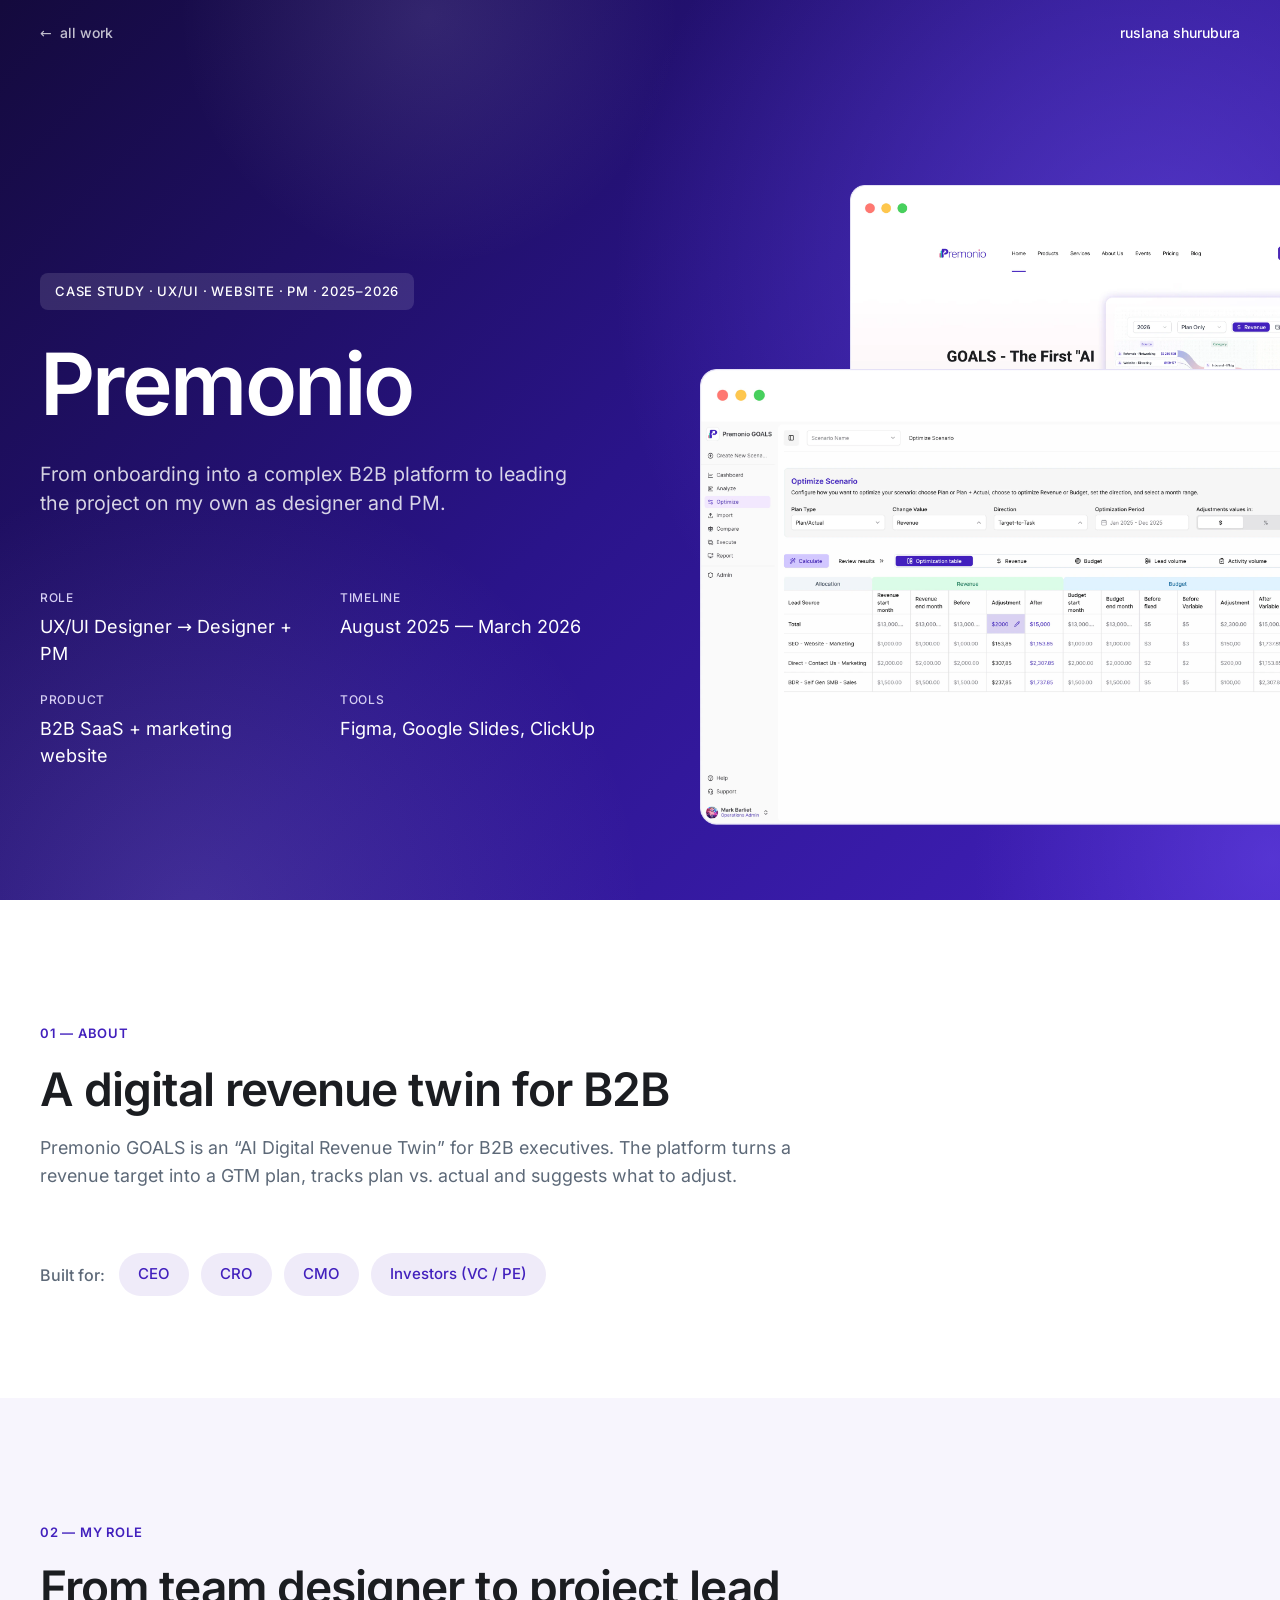
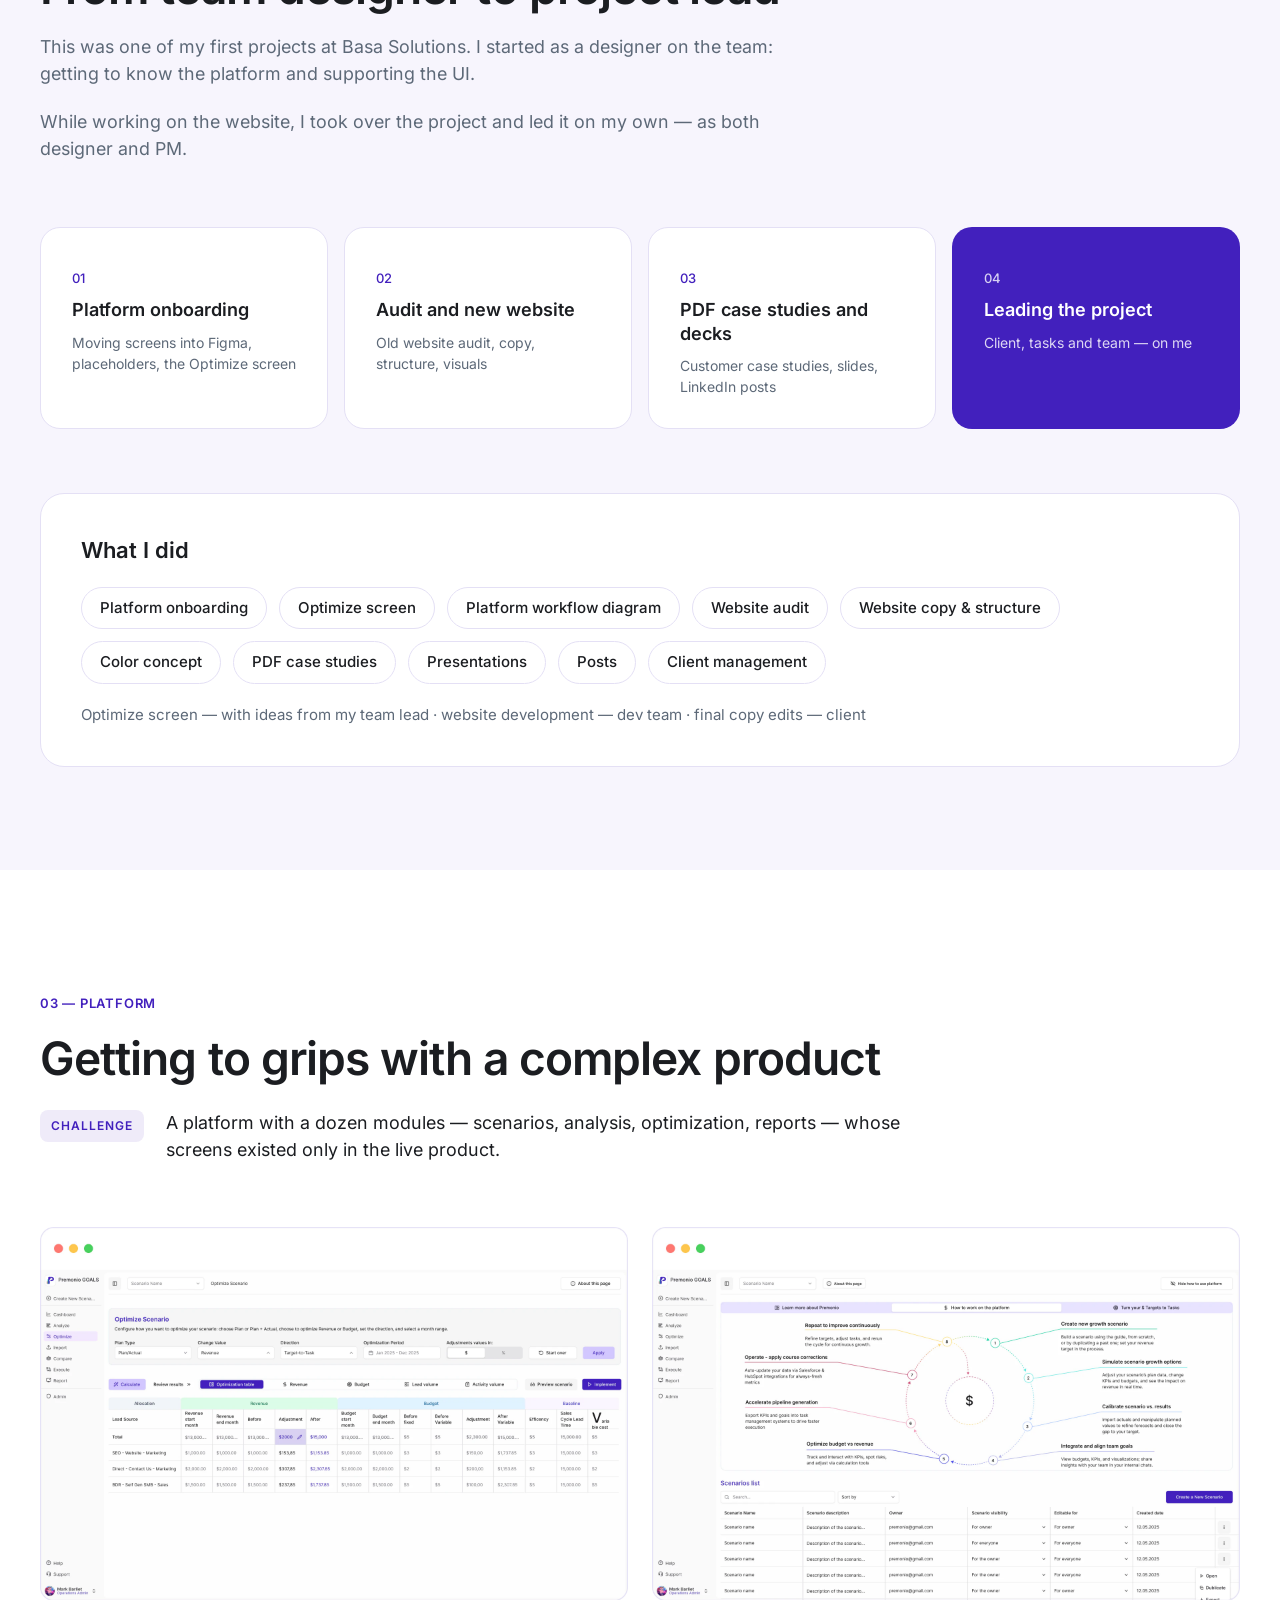
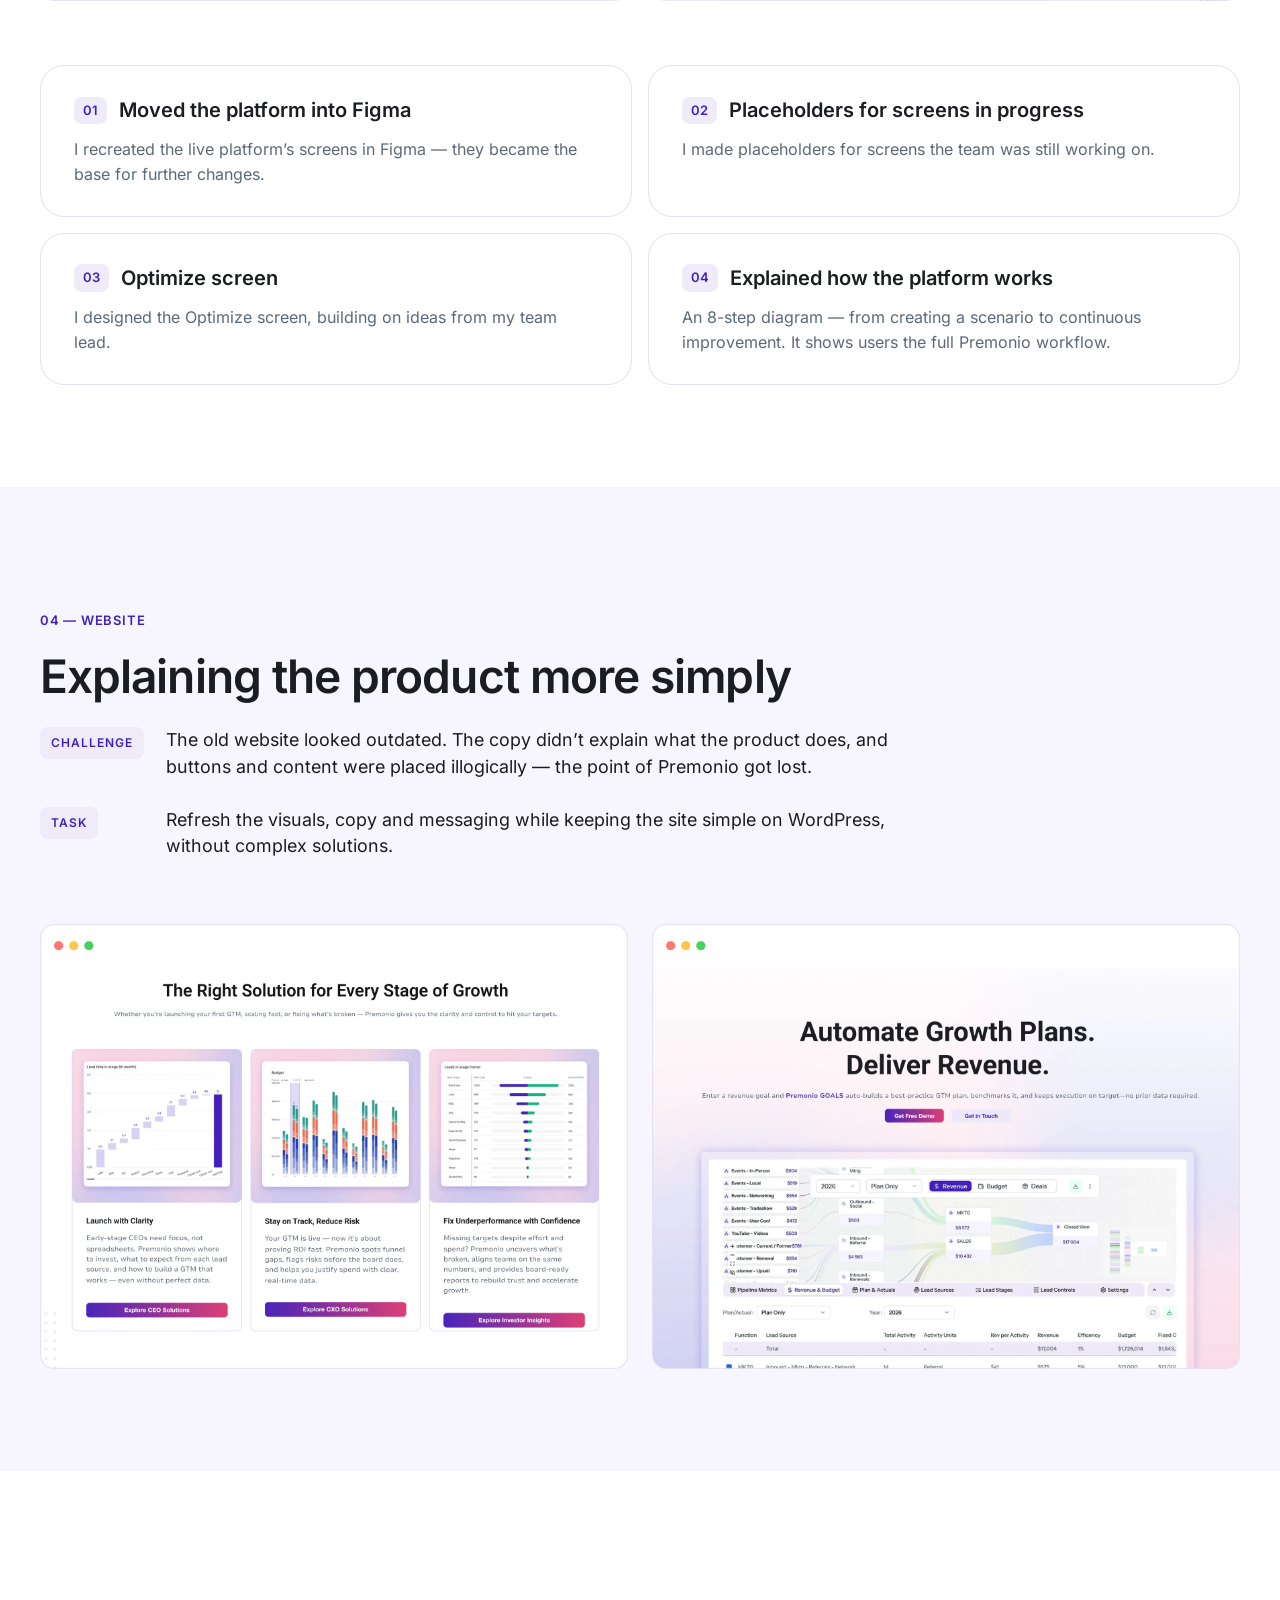
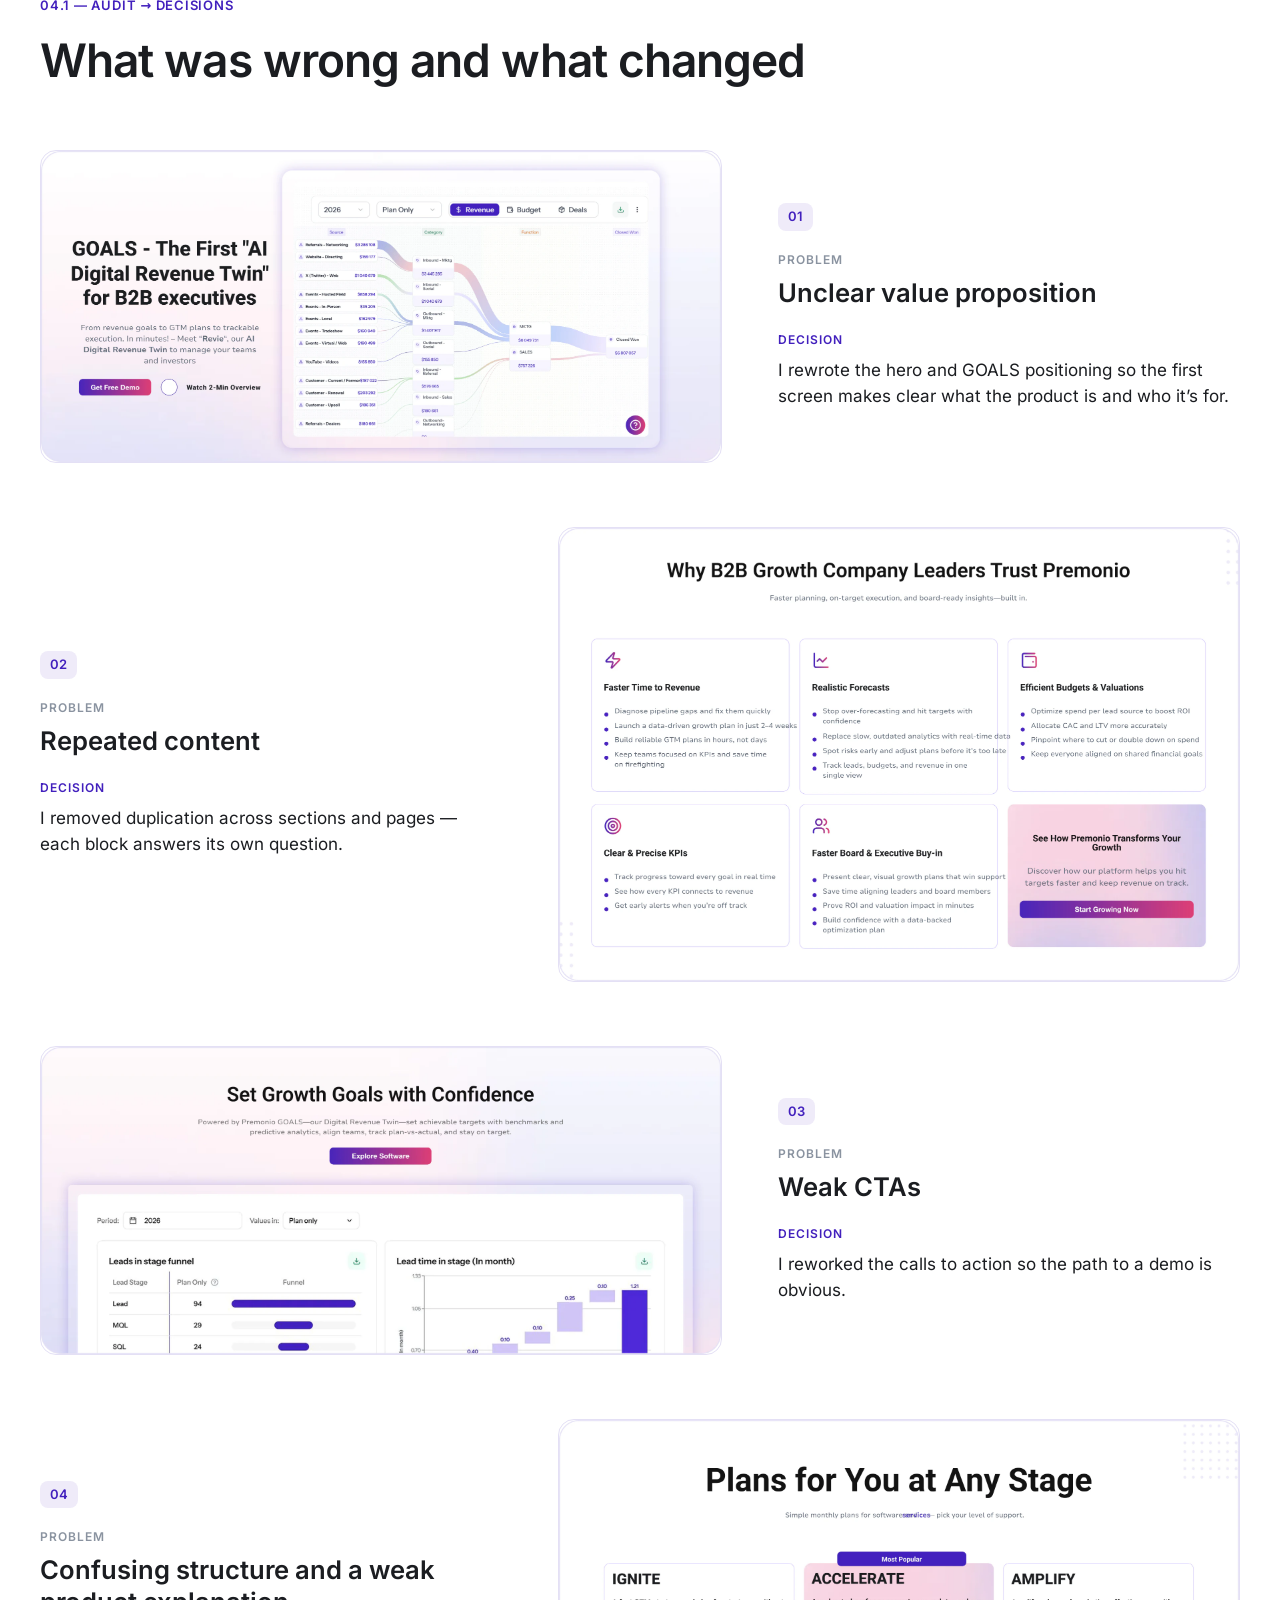
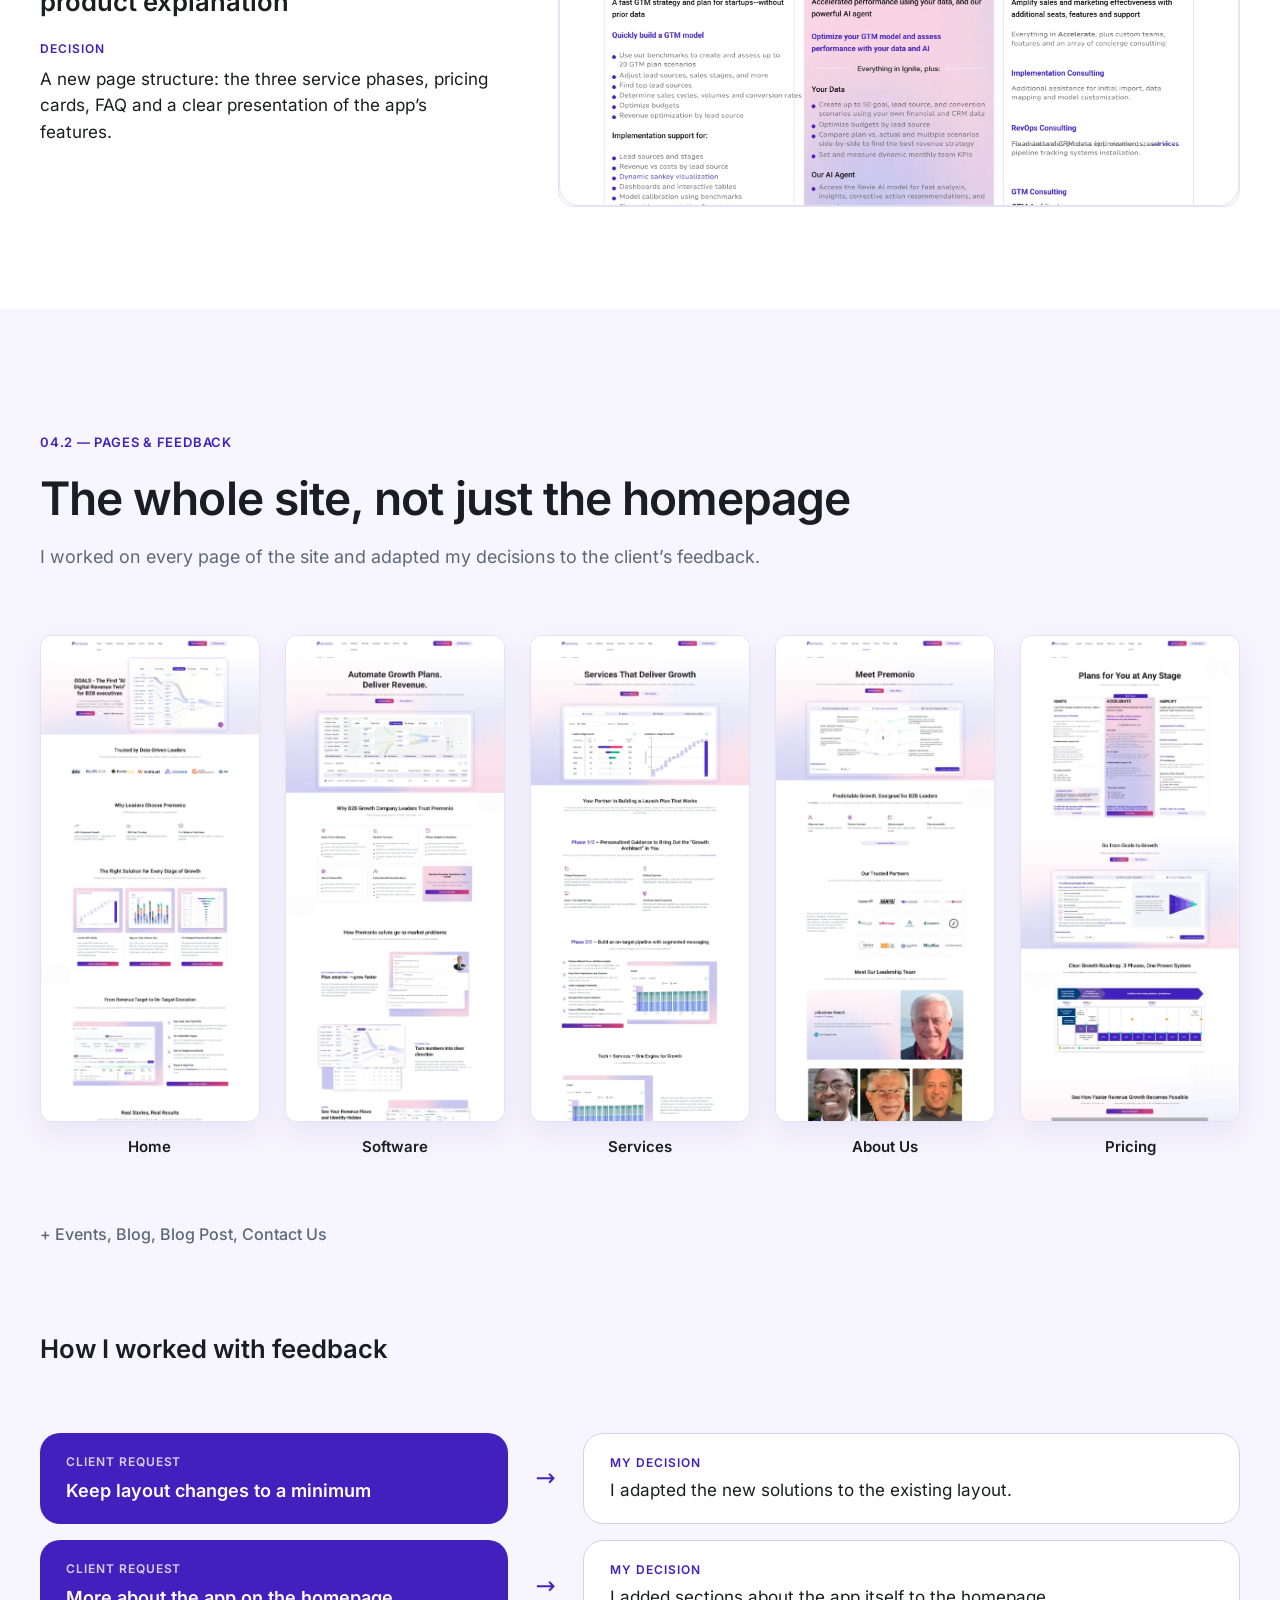
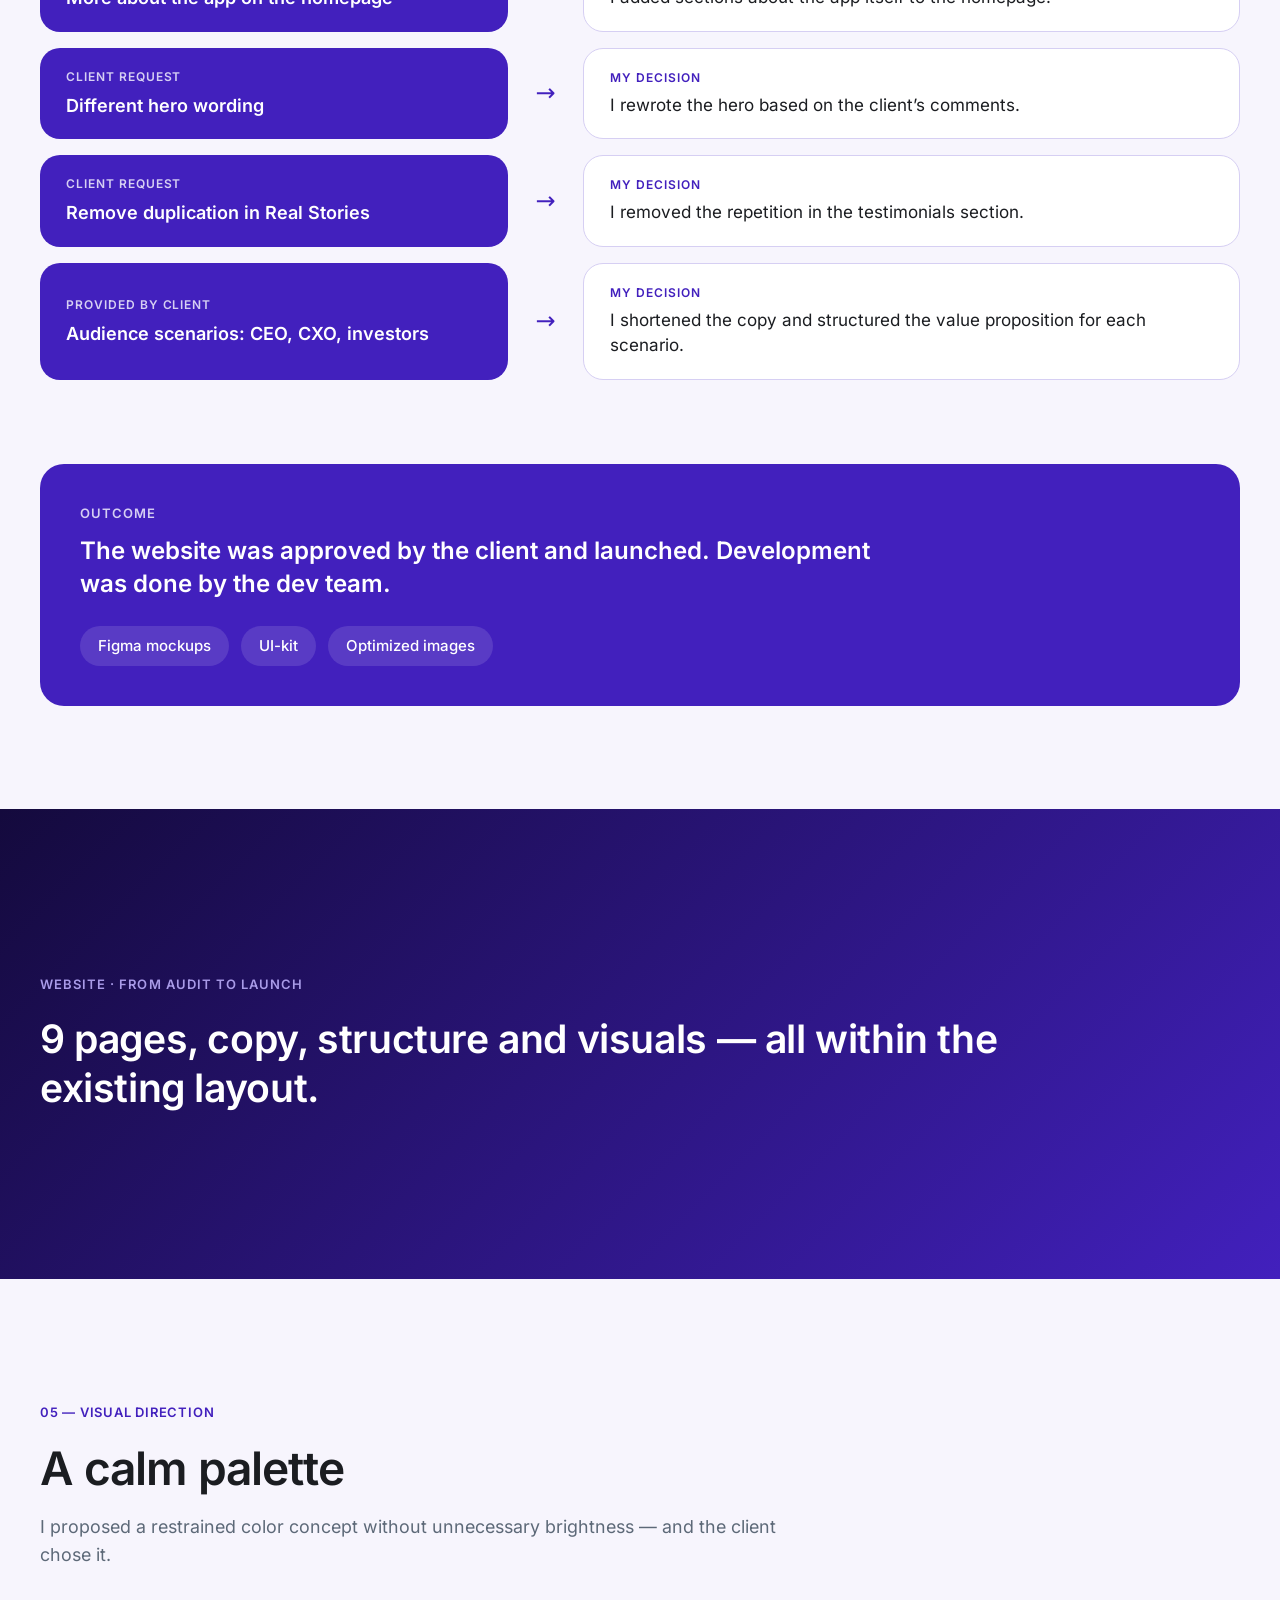
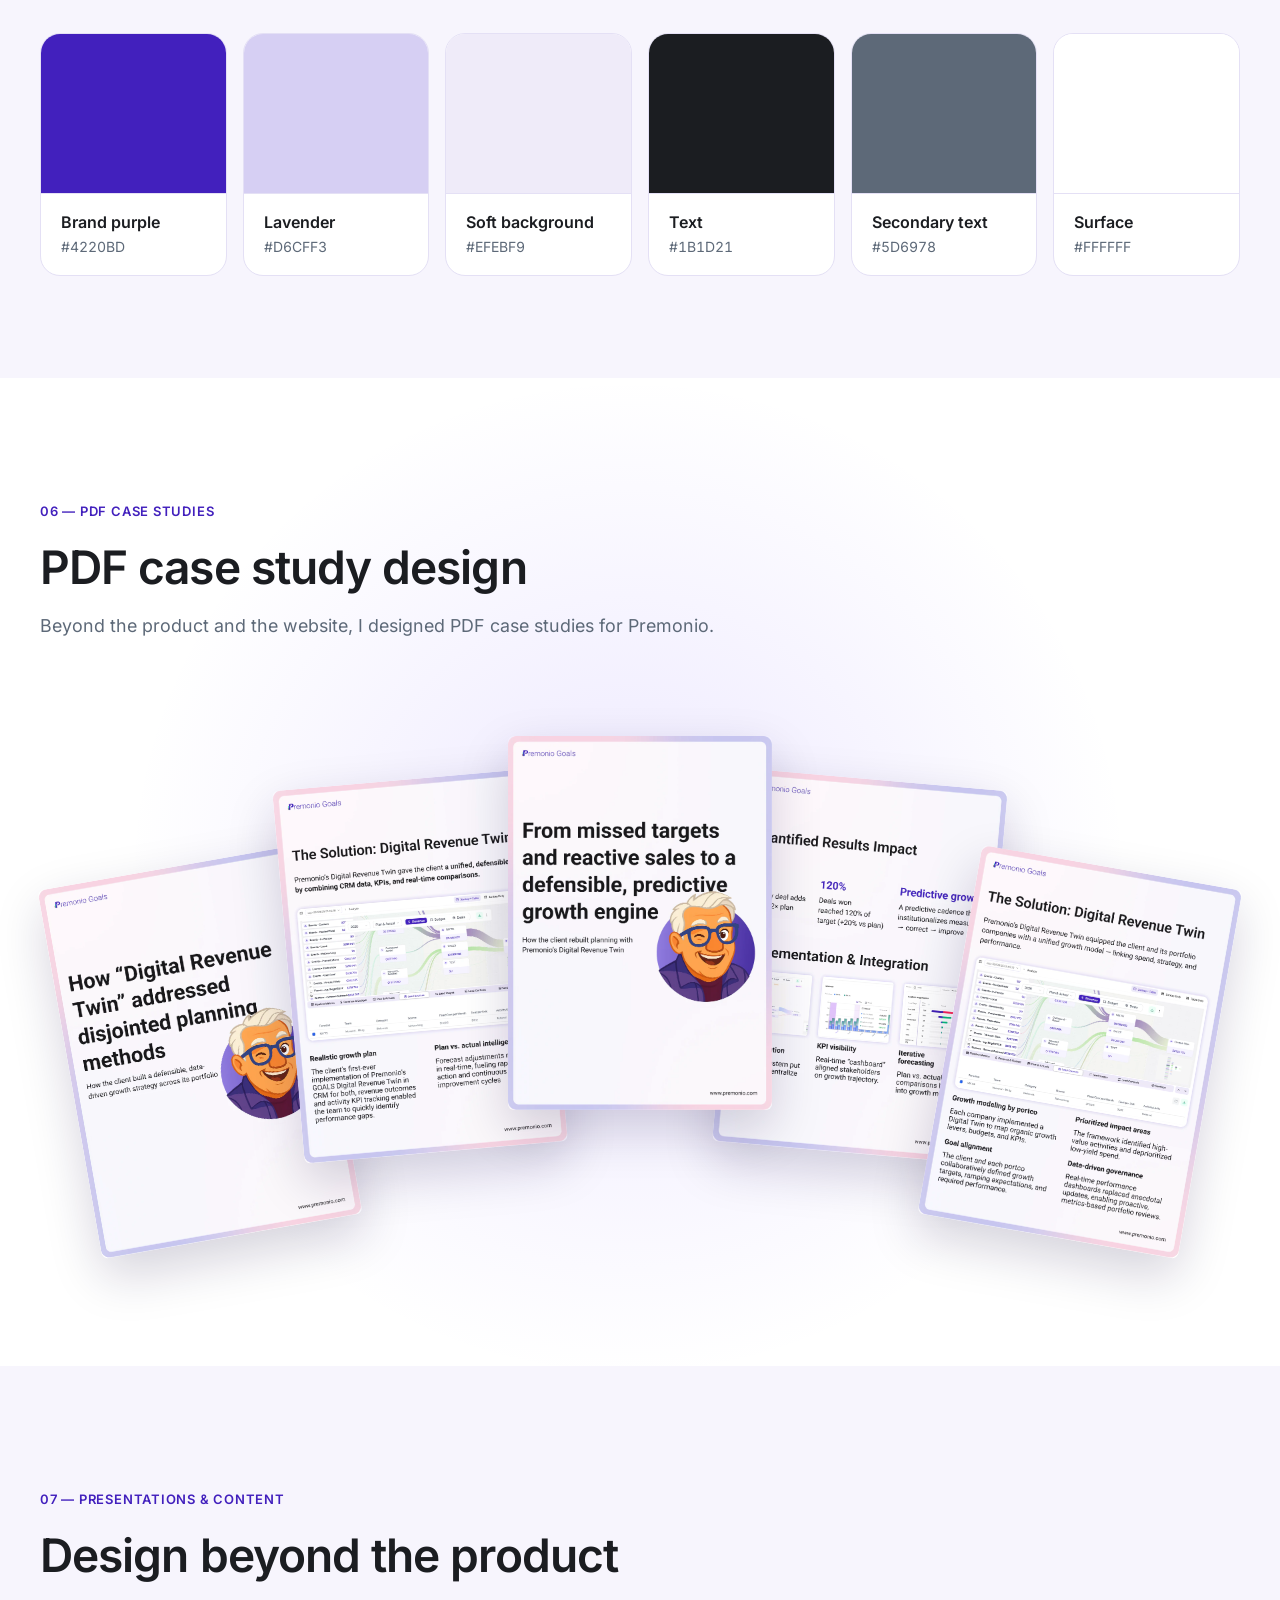
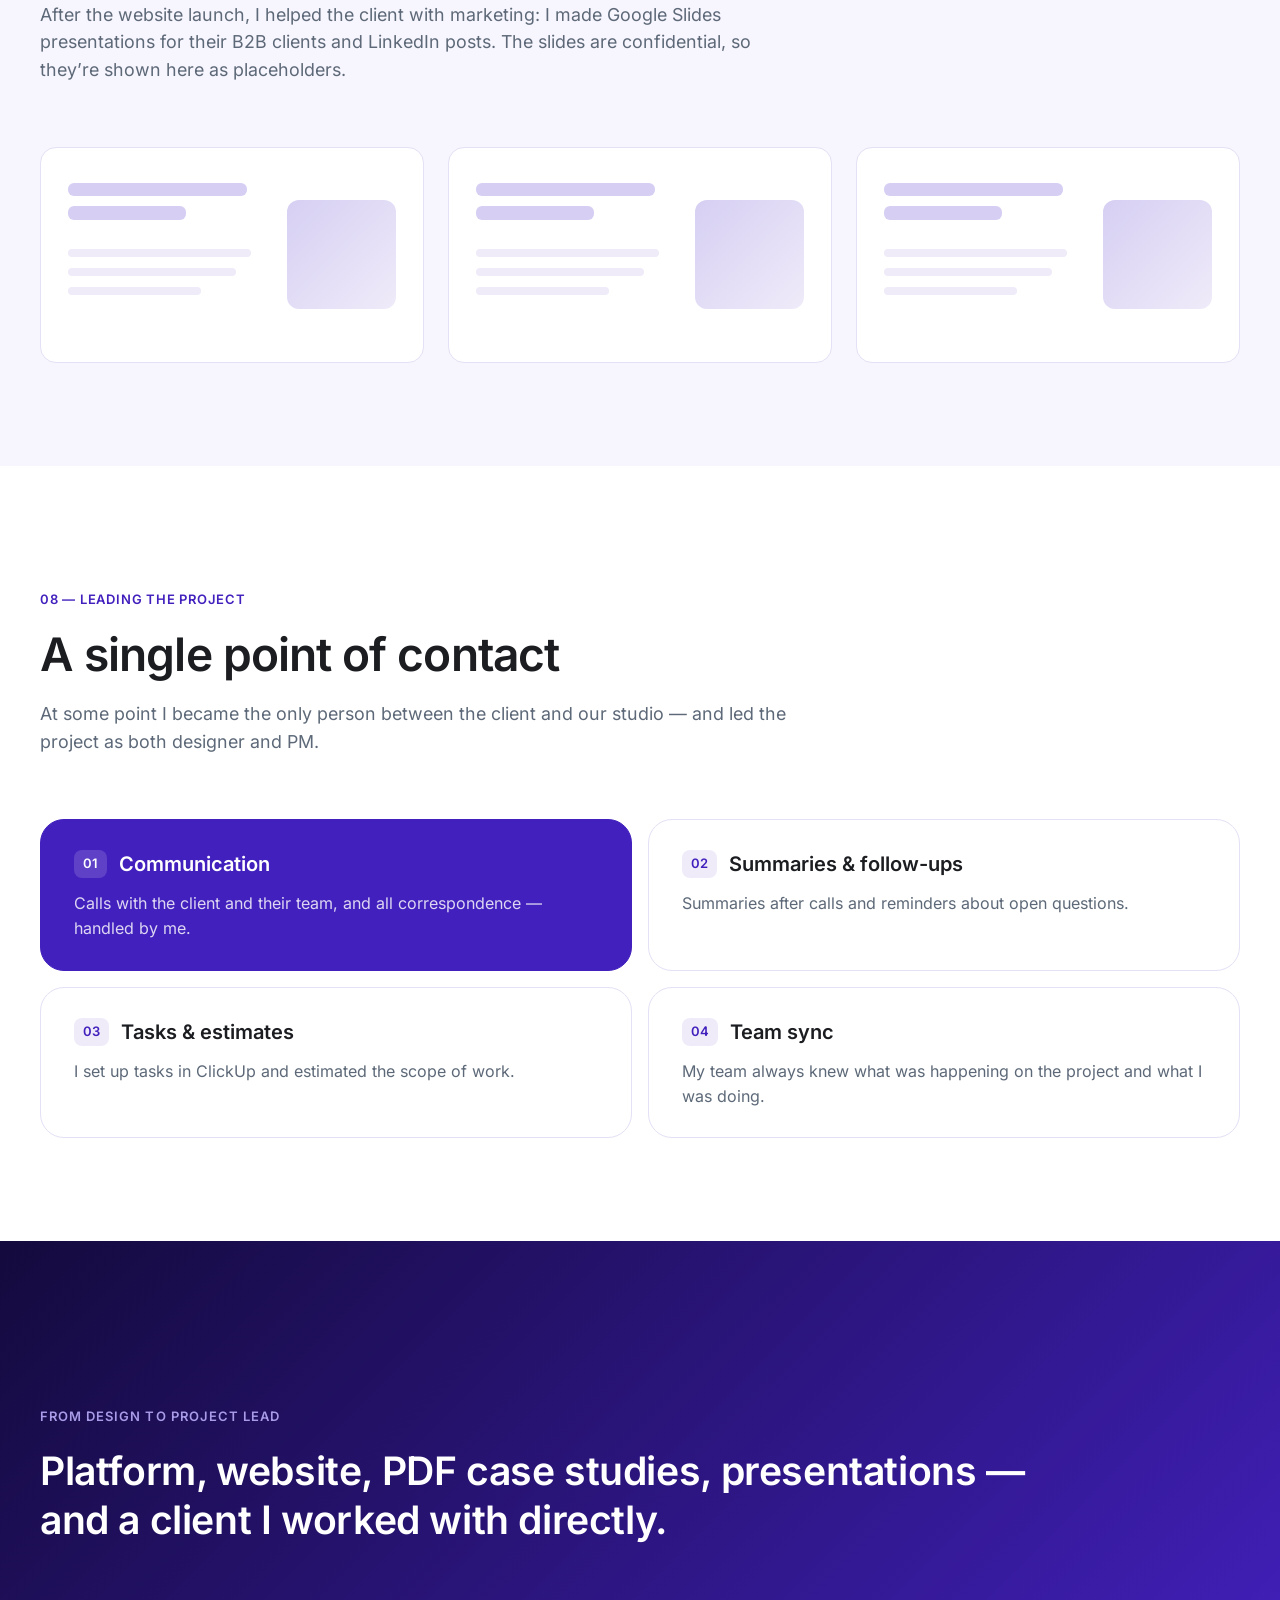
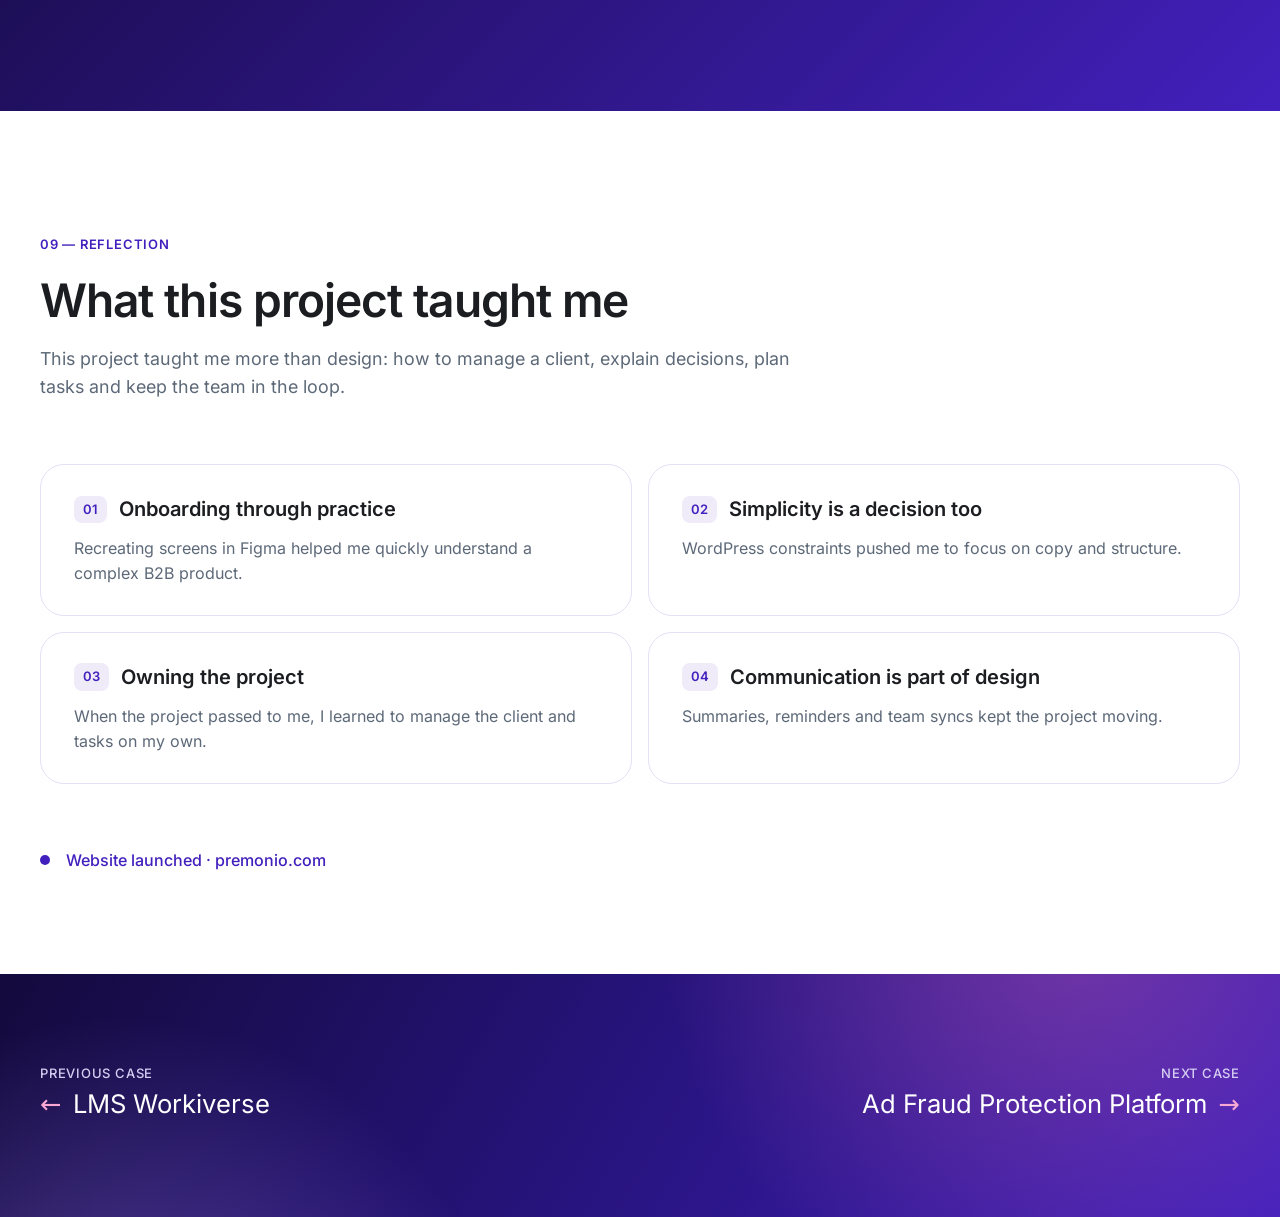
<file: case/premonio.html>
<!DOCTYPE html>
<html lang="en">
<head>
<meta charset="utf-8">
<meta name="viewport" content="width=device-width, initial-scale=1">
<title>Premonio — Case study · Ruslana Shurubura</title>
<meta name="description" content="Premonio GOALS: B2B platform onboarding, website audit and redesign, PDF case studies and leading the project as designer + PM. Case study by Ruslana Shurubura.">
<meta name="theme-color" content="#FFFFFF">

<link rel="stylesheet" href="../css/case.css?v=2611130857">
<style>@font-face{font-family:"Inter";font-weight:400;font-display:swap;src:url(../fonts/inter-latin-400.woff2) format("woff2")}@font-face{font-family:"Inter";font-weight:500;font-display:swap;src:url(../fonts/inter-latin-500.woff2) format("woff2")}@font-face{font-family:"Inter";font-weight:600;font-display:swap;src:url(../fonts/inter-latin-600.woff2) format("woff2")}:root,body{--bg:#FFFFFF;--surface:#FFFFFF;--chip:#EFEBF9;--line:#E4E0F5;--text:#1B1D21;--muted:#5D6978;--dim:#8A93A0;--accent:#4220BD;--accent-bg:#EFEBF9;--hl:#4220BD;--hl-text:rgba(255,255,255,.82);--hl-label:#D6CFF3;--glow:rgba(124,92,255,.35);--ink:#4220BD;--font:"Inter", system-ui, sans-serif;--display:"Inter", system-ui, sans-serif;--pen:url("data:image/svg+xml,%3Csvg%20xmlns%3D%22http%3A//www.w3.org/2000/svg%22%20width%3D%2232%22%20height%3D%2232%22%20viewBox%3D%220%200%2032%2032%22%3E%3Cpolygon%20points%3D%226.2%2C20.8%2023.5%2C3.5%2028.5%2C8.5%2011.1%2C25.8%22%20fill%3D%22%23FFFFFF%22%20stroke%3D%22%23140A3D%22%20stroke-width%3D%221.2%22%20stroke-linejoin%3D%22round%22/%3E%3Cpolygon%20points%3D%2219.6%2C7.4%2021.3%2C5.7%2026.3%2C10.7%2024.6%2C12.4%22%20fill%3D%22%234220BD%22/%3E%3Cpolygon%20points%3D%223%2C29%206.4%2C21%2011%2C25.6%22%20fill%3D%22%23C9A27A%22%20stroke%3D%22%23140A3D%22%20stroke-width%3D%221%22%20stroke-linejoin%3D%22round%22/%3E%3Cline%20x1%3D%223.4%22%20y1%3D%2228.6%22%20x2%3D%227.6%22%20y2%3D%2224.4%22%20stroke%3D%22%23140A3D%22%20stroke-width%3D%22.9%22/%3E%3C/svg%3E") 3 29, auto;}</style>
<script>if(!matchMedia('(prefers-reduced-motion: reduce)').matches)document.documentElement.classList.add('anim')</script>
</head>
<body class="case-premonio">
<header class="bar"><div class="wrap">
  <a href="../index.html#work"><span aria-hidden="true">←</span> all work</a>
  <a class="name" href="../index.html">ruslana shurubura</a>
</div></header>
<main>

<section class="sec hero phero" aria-label="Intro">
  <span class="glow g1"></span><span class="glow g2"></span><span class="glow g3"></span><span class="glow g4"></span>
  <div class="wrap">
    <div class="hero__text">
      <span class="tag rv">CASE STUDY · UX/UI · WEBSITE · PM · 2025–2026</span>
      <h1 class="display rv" style="--d:.08s">Premonio</h1>
      <p class="lead rv" style="--d:.16s">From onboarding into a complex B2B platform to leading the project on my own as designer and PM.</p>
      <dl class="meta rv" style="--d:.28s">
        <div><dt>ROLE</dt><dd>UX/UI Designer → Designer + PM</dd></div>
        <div><dt>TIMELINE</dt><dd>August 2025 — March 2026</dd></div>
        <div><dt>PRODUCT</dt><dd>B2B SaaS + marketing website</dd></div>
        <div><dt>TOOLS</dt><dd>Figma, Google Slides, ClickUp</dd></div>
      </dl>
    </div>
    <div class="part" role="img" aria-label="Premonio website home page and the GOALS platform Optimize screen">
      <div class="b1"><div class="rv rise" style="--d:.35s"><div class="float" style="--fd:1.4s"><img src="premonio/img/hero-1.webp?v=2611130857" alt="" width="2265" height="1714" fetchpriority="high"></div></div></div>
      <div class="b2"><div class="rv rise" style="--d:.55s"><div class="float" style="--fd:2.2s"><img src="premonio/img/hero-2.webp?v=2611130857" alt="" width="2400" height="1527" fetchpriority="high"></div></div></div>
    </div>
  </div>
</section>

<section class="sec" aria-labelledby="s1">
  <div class="wrap stack">
    <header class="head narrow"><p class="label rv">01 — ABOUT</p><h2 id="s1" class="rv" style="--d:.06s">A digital revenue twin for B2B</h2><p class="p rv" style="--d:0.12s">Premonio GOALS is an “AI Digital Revenue Twin” for B2B executives. The platform turns a revenue target into a GTM plan, tracks plan vs. actual and suggests what to adjust.</p></header>
    <div class="aud rv"><span>Built for:</span><ul class="chips accent" data-stagger><li>CEO</li><li>CRO</li><li>CMO</li><li>Investors (VC / PE)</li></ul></div>
  </div>
</section>

<section class="sec alt" aria-labelledby="s2">
  <div class="wrap stack">
    <header class="head narrow"><p class="label rv">02 — MY ROLE</p><h2 id="s2" class="rv" style="--d:.06s">From team designer to project lead</h2><p class="p rv" style="--d:0.12s">This was one of my first projects at Basa Solutions. I started as a designer on the team: getting to know the platform and supporting the UI.</p><p class="p rv" style="--d:0.18s">While working on the website, I took over the project and led it on my own — as both designer and PM.</p></header>
    <div class="steps" style="--n:4" data-stagger><div class="card"><p class="n">01</p><h3>Platform onboarding</h3><p>Moving screens into Figma, placeholders, the Optimize screen</p></div><div class="card"><p class="n">02</p><h3>Audit and new website</h3><p>Old website audit, copy, structure, visuals</p></div><div class="card"><p class="n">03</p><h3>PDF case studies and decks</h3><p>Customer case studies, slides, LinkedIn posts</p></div><div class="card hl"><p class="n">04</p><h3>Leading the project</h3><p>Client, tasks and team — on me</p></div></div>
    <div class="scope rv">
      <h3>What I did</h3>
      <ul class="chips" data-stagger><li>Platform onboarding</li><li>Optimize screen</li><li>Platform workflow diagram</li><li>Website audit</li><li>Website copy &amp; structure</li><li>Color concept</li><li>PDF case studies</li><li>Presentations</li><li>Posts</li><li>Client management</li></ul>
      <p class="note">Optimize screen — with ideas from my team lead · website development — dev team · final copy edits — client</p>
    </div>
  </div>
</section>

<section class="sec" aria-labelledby="s3">
  <div class="wrap stack">
    <header class="head narrow"><p class="label rv">03 — PLATFORM</p><h2 id="s3" class="rv" style="--d:.06s">Getting to grips with a complex product</h2><div class="ptask rv"><span class="k">CHALLENGE</span><p>A platform with a dozen modules — scenarios, analysis, optimization, reports — whose screens existed only in the live product.</p></div></header>
    <div class="pbgrid" data-stagger><figure><img src="premonio/img/plat-1.webp?v=2611130857" alt="Optimize screen of the GOALS platform" width="1764" height="1122" loading="lazy" decoding="async"></figure><figure><img src="premonio/img/plat-2.webp?v=2611130857" alt="How to work on the platform — 8-step diagram" width="1764" height="1122" loading="lazy" decoding="async"></figure></div>
    <div class="pdecs" data-stagger><div class="pdec"><div class="top"><span class="num">01</span><h3>Moved the platform into Figma</h3></div><p>I recreated the live platform’s screens in Figma — they became the base for further changes.</p></div><div class="pdec"><div class="top"><span class="num">02</span><h3>Placeholders for screens in progress</h3></div><p>I made placeholders for screens the team was still working on.</p></div><div class="pdec"><div class="top"><span class="num">03</span><h3>Optimize screen</h3></div><p>I designed the Optimize screen, building on ideas from my team lead.</p></div><div class="pdec"><div class="top"><span class="num">04</span><h3>Explained how the platform works</h3></div><p>An 8-step diagram — from creating a scenario to continuous improvement. It shows users the full Premonio workflow.</p></div></div>
  </div>
</section>

<section class="sec alt" aria-labelledby="s4">
  <div class="wrap stack">
    <header class="head narrow"><p class="label rv">04 — WEBSITE</p><h2 id="s4" class="rv" style="--d:.06s">Explaining the product more simply</h2><div class="ptask rv"><span class="k">CHALLENGE</span><p>The old website looked outdated. The copy didn’t explain what the product does, and buttons and content were placed illogically — the point of Premonio got lost.</p></div><div class="ptask rv"><span class="k">TASK</span><p>Refresh the visuals, copy and messaging while keeping the site simple on WordPress, without complex solutions.</p></div></header>
    <div class="pbgrid" data-stagger><figure><img src="premonio/img/site-1.webp?v=2611130857" alt="Website section: every stage of growth" width="1752" height="1326" loading="lazy" decoding="async"></figure><figure><img src="premonio/img/site-2.webp?v=2611130857" alt="Website section: products" width="1752" height="1326" loading="lazy" decoding="async"></figure></div>
  </div>
</section>

<section class="sec" aria-labelledby="s41">
  <div class="wrap stack">
    <header class="head narrow"><p class="label rv">04.1 — AUDIT → DECISIONS</p><h2 id="s41" class="rv" style="--d:.06s">What was wrong and what changed</h2></header>
    <div class="audit"><div class="arow">
  <figure class="frag rv from-left"><img src="premonio/img/frag-1.webp?v=2611130857" alt="Hero of the redesigned Premonio website" width="2040" height="933" loading="lazy" decoding="async"></figure>
  <div class="atext rv" style="--d:.2s"><span class="num">01</span><p class="k">PROBLEM</p><h3>Unclear value proposition</h3><p class="k on">DECISION</p><p class="d">I rewrote the hero and GOALS positioning so the first screen makes clear what the product is and who it’s for.</p></div>
</div><div class="arow flip">
  <figure class="frag rv from-right"><img src="premonio/img/frag-2.webp?v=2611130857" alt="Benefits section of the redesigned website" width="2040" height="1359" loading="lazy" decoding="async"></figure>
  <div class="atext rv" style="--d:.2s"><span class="num">02</span><p class="k">PROBLEM</p><h3>Repeated content</h3><p class="k on">DECISION</p><p class="d">I removed duplication across sections and pages — each block answers its own question.</p></div>
</div><div class="arow">
  <figure class="frag rv from-left"><img src="premonio/img/frag-3.webp?v=2611130857" alt="Growth goals section with a clear call to action" width="2040" height="921" loading="lazy" decoding="async"></figure>
  <div class="atext rv" style="--d:.2s"><span class="num">03</span><p class="k">PROBLEM</p><h3>Weak CTAs</h3><p class="k on">DECISION</p><p class="d">I reworked the calls to action so the path to a demo is obvious.</p></div>
</div><div class="arow flip">
  <figure class="frag rv from-right"><img src="premonio/img/frag-4.webp?v=2611130857" alt="Pricing page with three plans" width="2040" height="1155" loading="lazy" decoding="async"></figure>
  <div class="atext rv" style="--d:.2s"><span class="num">04</span><p class="k">PROBLEM</p><h3>Confusing structure and a weak product explanation</h3><p class="k on">DECISION</p><p class="d">A new page structure: the three service phases, pricing cards, FAQ and a clear presentation of the app’s features.</p></div>
</div></div>
  </div>
</section>

<section class="sec alt" aria-labelledby="s42">
  <div class="wrap stack">
    <header class="head narrow"><p class="label rv">04.2 — PAGES &amp; FEEDBACK</p><h2 id="s42" class="rv" style="--d:.06s">The whole site, not just the homepage</h2><p class="p rv" style="--d:0.12s">I worked on every page of the site and adapted my decisions to the client’s feedback.</p></header>
    <div class="sitemap"><figure class="thumb rv rise" style="--d:0.15s;--ry:80px">
  <div class="page" style="--h:1390;--sd:1.80s"><img src="premonio/img/page-1.webp?v=2611130857" alt="Home page of the Premonio website" width="475" height="2774" loading="lazy" decoding="async"></div>
  <figcaption>Home</figcaption></figure><figure class="thumb rv rise" style="--d:0.33s;--ry:80px">
  <div class="page" style="--h:1629;--sd:1.95s"><img src="premonio/img/page-2.webp?v=2611130857" alt="Software page of the Premonio website" width="475" height="3252" loading="lazy" decoding="async"></div>
  <figcaption>Software</figcaption></figure><figure class="thumb rv rise" style="--d:0.51s;--ry:80px">
  <div class="page" style="--h:923;--sd:2.10s"><img src="premonio/img/page-3.webp?v=2611130857" alt="Services page of the Premonio website" width="475" height="1843" loading="lazy" decoding="async"></div>
  <figcaption>Services</figcaption></figure><figure class="thumb rv rise" style="--d:0.69s;--ry:80px">
  <div class="page" style="--h:1103;--sd:2.25s"><img src="premonio/img/page-4.webp?v=2611130857" alt="About Us page of the Premonio website" width="475" height="2202" loading="lazy" decoding="async"></div>
  <figcaption>About Us</figcaption></figure><figure class="thumb rv rise" style="--d:0.87s;--ry:80px">
  <div class="page" style="--h:834;--sd:2.40s"><img src="premonio/img/page-5.webp?v=2611130857" alt="Pricing page of the Premonio website" width="455" height="1595" loading="lazy" decoding="async"></div>
  <figcaption>Pricing</figcaption></figure></div>
    <p class="swipe" aria-hidden="true">← swipe →</p>
    <p class="more rv">+ Events, Blog, Blog Post, Contact Us</p>
    <h3 class="fbh rv">How I worked with feedback</h3>
    <div class="fb"><div class="fbrow">
  <div class="req rv from-left" style="--d:0.00s"><span class="k">CLIENT REQUEST</span><p>Keep layout changes to a minimum</p></div>
  <span class="farr rv" style="--d:0.25s" aria-hidden="true">→</span>
  <div class="ans rv from-right" style="--d:0.40s"><span class="k">MY DECISION</span><p>I adapted the new solutions to the existing layout.</p></div>
</div><div class="fbrow">
  <div class="req rv from-left" style="--d:0.12s"><span class="k">CLIENT REQUEST</span><p>More about the app on the homepage</p></div>
  <span class="farr rv" style="--d:0.37s" aria-hidden="true">→</span>
  <div class="ans rv from-right" style="--d:0.52s"><span class="k">MY DECISION</span><p>I added sections about the app itself to the homepage.</p></div>
</div><div class="fbrow">
  <div class="req rv from-left" style="--d:0.24s"><span class="k">CLIENT REQUEST</span><p>Different hero wording</p></div>
  <span class="farr rv" style="--d:0.49s" aria-hidden="true">→</span>
  <div class="ans rv from-right" style="--d:0.64s"><span class="k">MY DECISION</span><p>I rewrote the hero based on the client’s comments.</p></div>
</div><div class="fbrow">
  <div class="req rv from-left" style="--d:0.36s"><span class="k">CLIENT REQUEST</span><p>Remove duplication in Real Stories</p></div>
  <span class="farr rv" style="--d:0.61s" aria-hidden="true">→</span>
  <div class="ans rv from-right" style="--d:0.76s"><span class="k">MY DECISION</span><p>I removed the repetition in the testimonials section.</p></div>
</div><div class="fbrow">
  <div class="req rv from-left" style="--d:0.48s"><span class="k">PROVIDED BY CLIENT</span><p>Audience scenarios: CEO, CXO, investors</p></div>
  <span class="farr rv" style="--d:0.73s" aria-hidden="true">→</span>
  <div class="ans rv from-right" style="--d:0.88s"><span class="k">MY DECISION</span><p>I shortened the copy and structured the value proposition for each scenario.</p></div>
</div></div>
    <div class="outcome rv"><p class="k">OUTCOME</p><h3>The website was approved by the client and launched. Development was done by the dev team.</h3><ul><li>Figma mockups</li><li>UI-kit</li><li>Optimized images</li></ul></div>
  </div>
</section>

<section class="sec pquote" aria-label="Website summary">
  <div class="wrap"><p class="k rv">WEBSITE · FROM AUDIT TO LAUNCH</p><p class="q rv" style="--d:.1s">9 pages, copy, structure and visuals — all within the existing layout.</p></div>
</section>

<section class="sec soft" aria-labelledby="s5">
  <div class="wrap stack">
    <header class="head narrow"><p class="label rv">05 — VISUAL DIRECTION</p><h2 id="s5" class="rv" style="--d:.06s">A calm palette</h2><p class="p rv" style="--d:0.12s">I proposed a restrained color concept without unnecessary brightness — and the client chose it.</p></header>
    <div class="palette" data-stagger><div class="swatch"><i style="background:#4220BD"></i><b>Brand purple</b><span>#4220BD</span></div><div class="swatch"><i style="background:#D6CFF3"></i><b>Lavender</b><span>#D6CFF3</span></div><div class="swatch"><i style="background:#EFEBF9"></i><b>Soft background</b><span>#EFEBF9</span></div><div class="swatch"><i style="background:#1B1D21"></i><b>Text</b><span>#1B1D21</span></div><div class="swatch"><i style="background:#5D6978"></i><b>Secondary text</b><span>#5D6978</span></div><div class="swatch"><i style="background:#FFFFFF"></i><b>Surface</b><span>#FFFFFF</span></div></div>
  </div>
</section>

<section class="sec" aria-labelledby="s6">
  <span class="glow" style="width:1000px;height:1000px;left:10%;top:0;--glow:rgba(124,92,255,.14)"></span>
  <div class="wrap stack">
    <header class="head narrow"><p class="label rv">06 — PDF CASE STUDIES</p><h2 id="s6" class="rv" style="--d:.06s">PDF case study design</h2><p class="p rv" style="--d:0.12s">Beyond the product and the website, I designed PDF case studies for Premonio.</p></header>
    <div class="fan rv"><div class="pdf" style="--x:2.333;--y:28.846;--r:-10deg;--i:0"><img src="premonio/img/pdf-1.webp?v=2611130857" alt="PDF case study page designed for Premonio" width="792" height="1121" loading="lazy" decoding="async"></div><div class="pdf" style="--x:20.667;--y:13.462;--r:-5deg;--i:1"><img src="premonio/img/pdf-2.webp?v=2611130857" alt="PDF case study page designed for Premonio" width="792" height="1121" loading="lazy" decoding="async"></div><div class="pdf" style="--x:57.333;--y:13.462;--r:5deg;--i:2"><img src="premonio/img/pdf-4.webp?v=2611130857" alt="PDF case study page designed for Premonio" width="792" height="1121" loading="lazy" decoding="async"></div><div class="pdf" style="--x:75.667;--y:28.846;--r:10deg;--i:3"><img src="premonio/img/pdf-5.webp?v=2611130857" alt="PDF case study page designed for Premonio" width="792" height="1121" loading="lazy" decoding="async"></div><div class="pdf" style="--x:39.000;--y:5.769;--r:0deg;--i:4"><img src="premonio/img/pdf-3.webp?v=2611130857" alt="PDF case study page designed for Premonio" width="792" height="1121" loading="lazy" decoding="async"></div></div>
  </div>
</section>

<section class="sec soft" aria-labelledby="s7">
  <div class="wrap stack">
    <header class="head narrow"><p class="label rv">07 — PRESENTATIONS &amp; CONTENT</p><h2 id="s7" class="rv" style="--d:.06s">Design beyond the product</h2><p class="p rv" style="--d:0.12s">After the website launch, I helped the client with marketing: I made Google Slides presentations for their B2B clients and LinkedIn posts. The slides are confidential, so they’re shown here as placeholders.</p></header>
    <div class="slides" data-stagger aria-hidden="true"><div class="slide"><i class="t1"></i><i class="t2"></i><i class="l1"></i><i class="l2"></i><i class="l3"></i><i class="pic"></i></div><div class="slide"><i class="t1"></i><i class="t2"></i><i class="l1"></i><i class="l2"></i><i class="l3"></i><i class="pic"></i></div><div class="slide"><i class="t1"></i><i class="t2"></i><i class="l1"></i><i class="l2"></i><i class="l3"></i><i class="pic"></i></div></div>
  </div>
</section>

<section class="sec" aria-labelledby="s8">
  <div class="wrap stack">
    <header class="head narrow"><p class="label rv">08 — LEADING THE PROJECT</p><h2 id="s8" class="rv" style="--d:.06s">A single point of contact</h2><p class="p rv" style="--d:0.12s">At some point I became the only person between the client and our studio — and led the project as both designer and PM.</p></header>
    <div class="pdecs" data-stagger><div class="pdec hl"><div class="top"><span class="num">01</span><h3>Communication</h3></div><p>Calls with the client and their team, and all correspondence — handled by me.</p></div><div class="pdec"><div class="top"><span class="num">02</span><h3>Summaries &amp; follow-ups</h3></div><p>Summaries after calls and reminders about open questions.</p></div><div class="pdec"><div class="top"><span class="num">03</span><h3>Tasks &amp; estimates</h3></div><p>I set up tasks in ClickUp and estimated the scope of work.</p></div><div class="pdec"><div class="top"><span class="num">04</span><h3>Team sync</h3></div><p>My team always knew what was happening on the project and what I was doing.</p></div></div>
  </div>
</section>

<section class="sec pquote" aria-label="Summary">
  <div class="wrap"><p class="k rv">FROM DESIGN TO PROJECT LEAD</p><p class="q rv" style="--d:.1s">Platform, website, PDF case studies, presentations — and a client I worked with directly.</p></div>
</section>

<section class="sec" aria-labelledby="s9">
  <div class="wrap stack">
    <header class="head narrow"><p class="label rv">09 — REFLECTION</p><h2 id="s9" class="rv" style="--d:.06s">What this project taught me</h2><p class="p rv" style="--d:0.12s">This project taught me more than design: how to manage a client, explain decisions, plan tasks and keep the team in the loop.</p></header>
    <div class="pdecs" data-stagger><div class="pdec"><div class="top"><span class="num">01</span><h3>Onboarding through practice</h3></div><p>Recreating screens in Figma helped me quickly understand a complex B2B product.</p></div><div class="pdec"><div class="top"><span class="num">02</span><h3>Simplicity is a decision too</h3></div><p>WordPress constraints pushed me to focus on copy and structure.</p></div><div class="pdec"><div class="top"><span class="num">03</span><h3>Owning the project</h3></div><p>When the project passed to me, I learned to manage the client and tasks on my own.</p></div><div class="pdec"><div class="top"><span class="num">04</span><h3>Communication is part of design</h3></div><p>Summaries, reminders and team syncs kept the project moving.</p></div></div>
    <p class="outro rv"><i aria-hidden="true"></i>Website launched · premonio.com</p>
  </div>
</section>

</main>
<footer class="next"><div class="wrap">
  <div class="pv"><small>PREVIOUS CASE</small><a class="mid" href="lms-workiverse.html"><i aria-hidden="true">←</i> <span>LMS Workiverse</span></a></div>
  <div class="nx"><small>NEXT CASE</small><a class="big" href="ad-fraud-protection.html"><span>Ad Fraud Protection Platform</span> <i aria-hidden="true">→</i></a></div>
</div></footer>
<script src="../js/case.js?v=2611130857" defer></script>
</body>
</html>
</file>
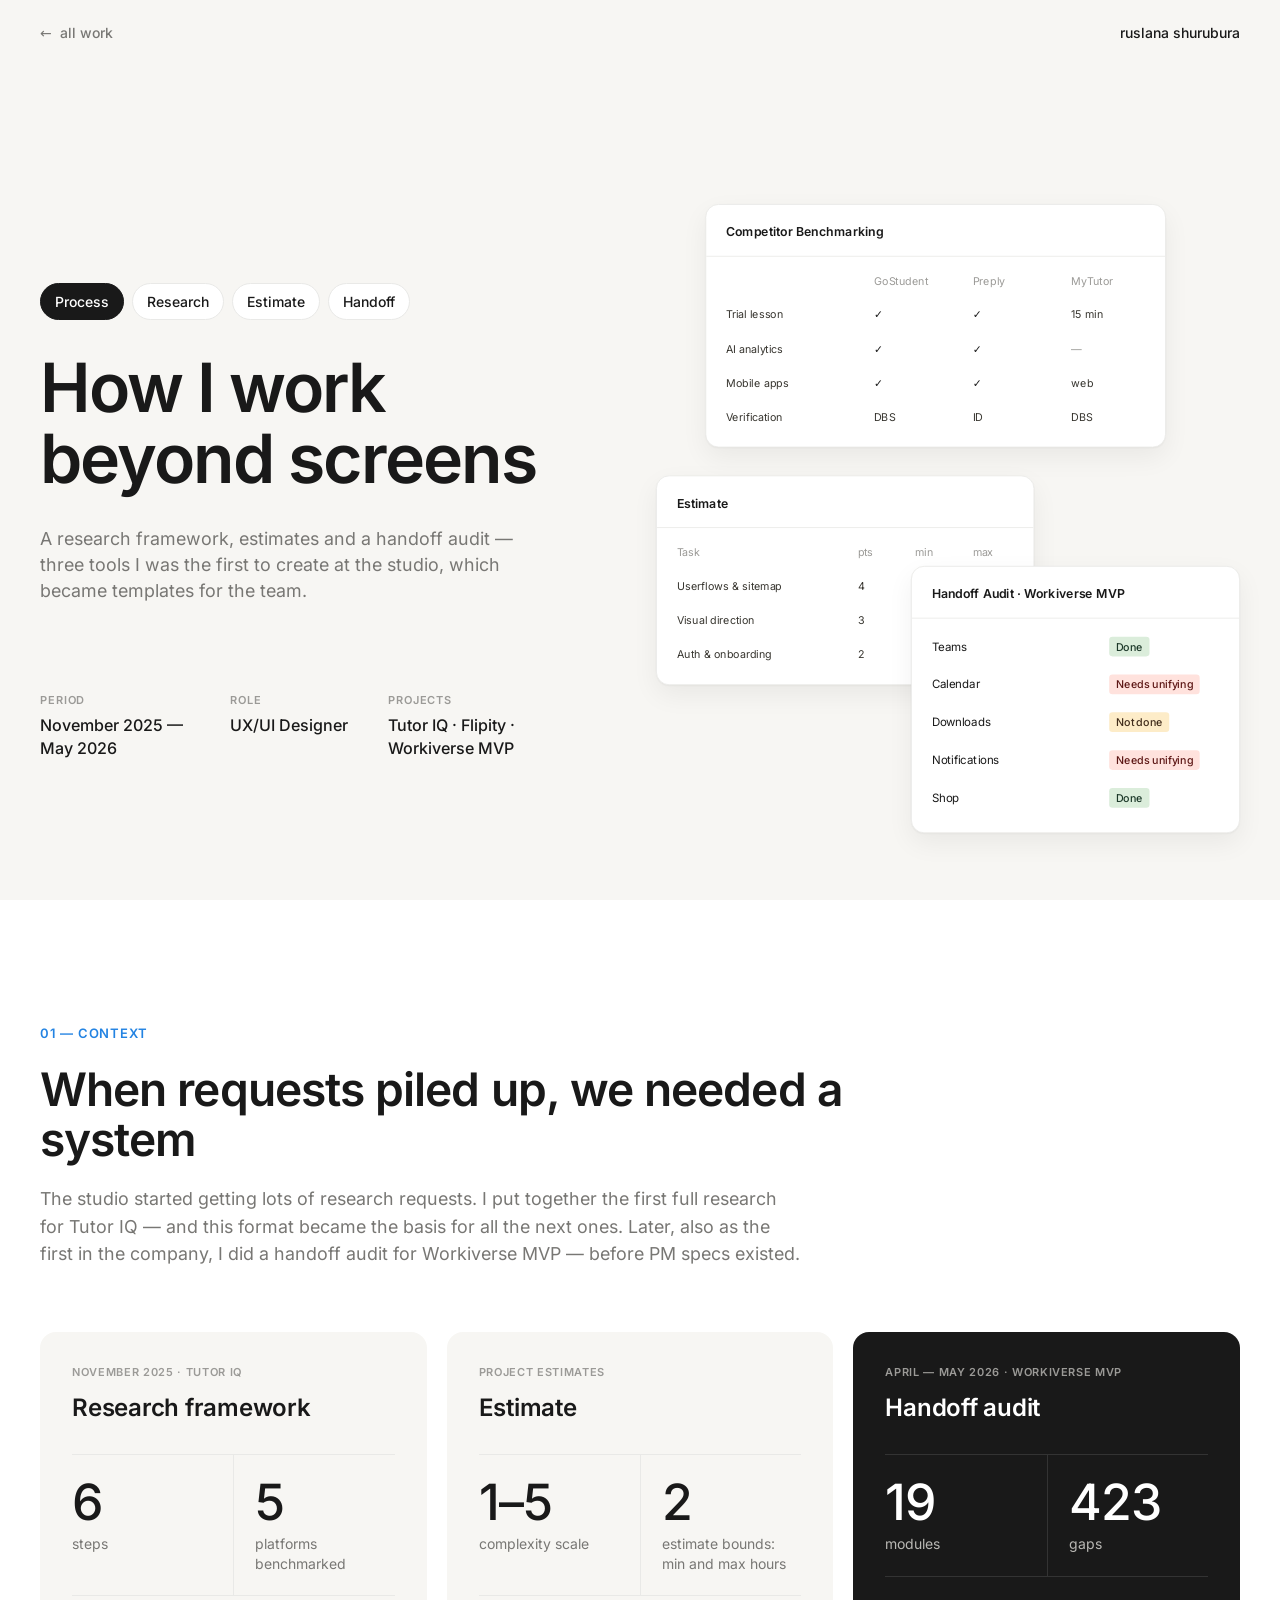
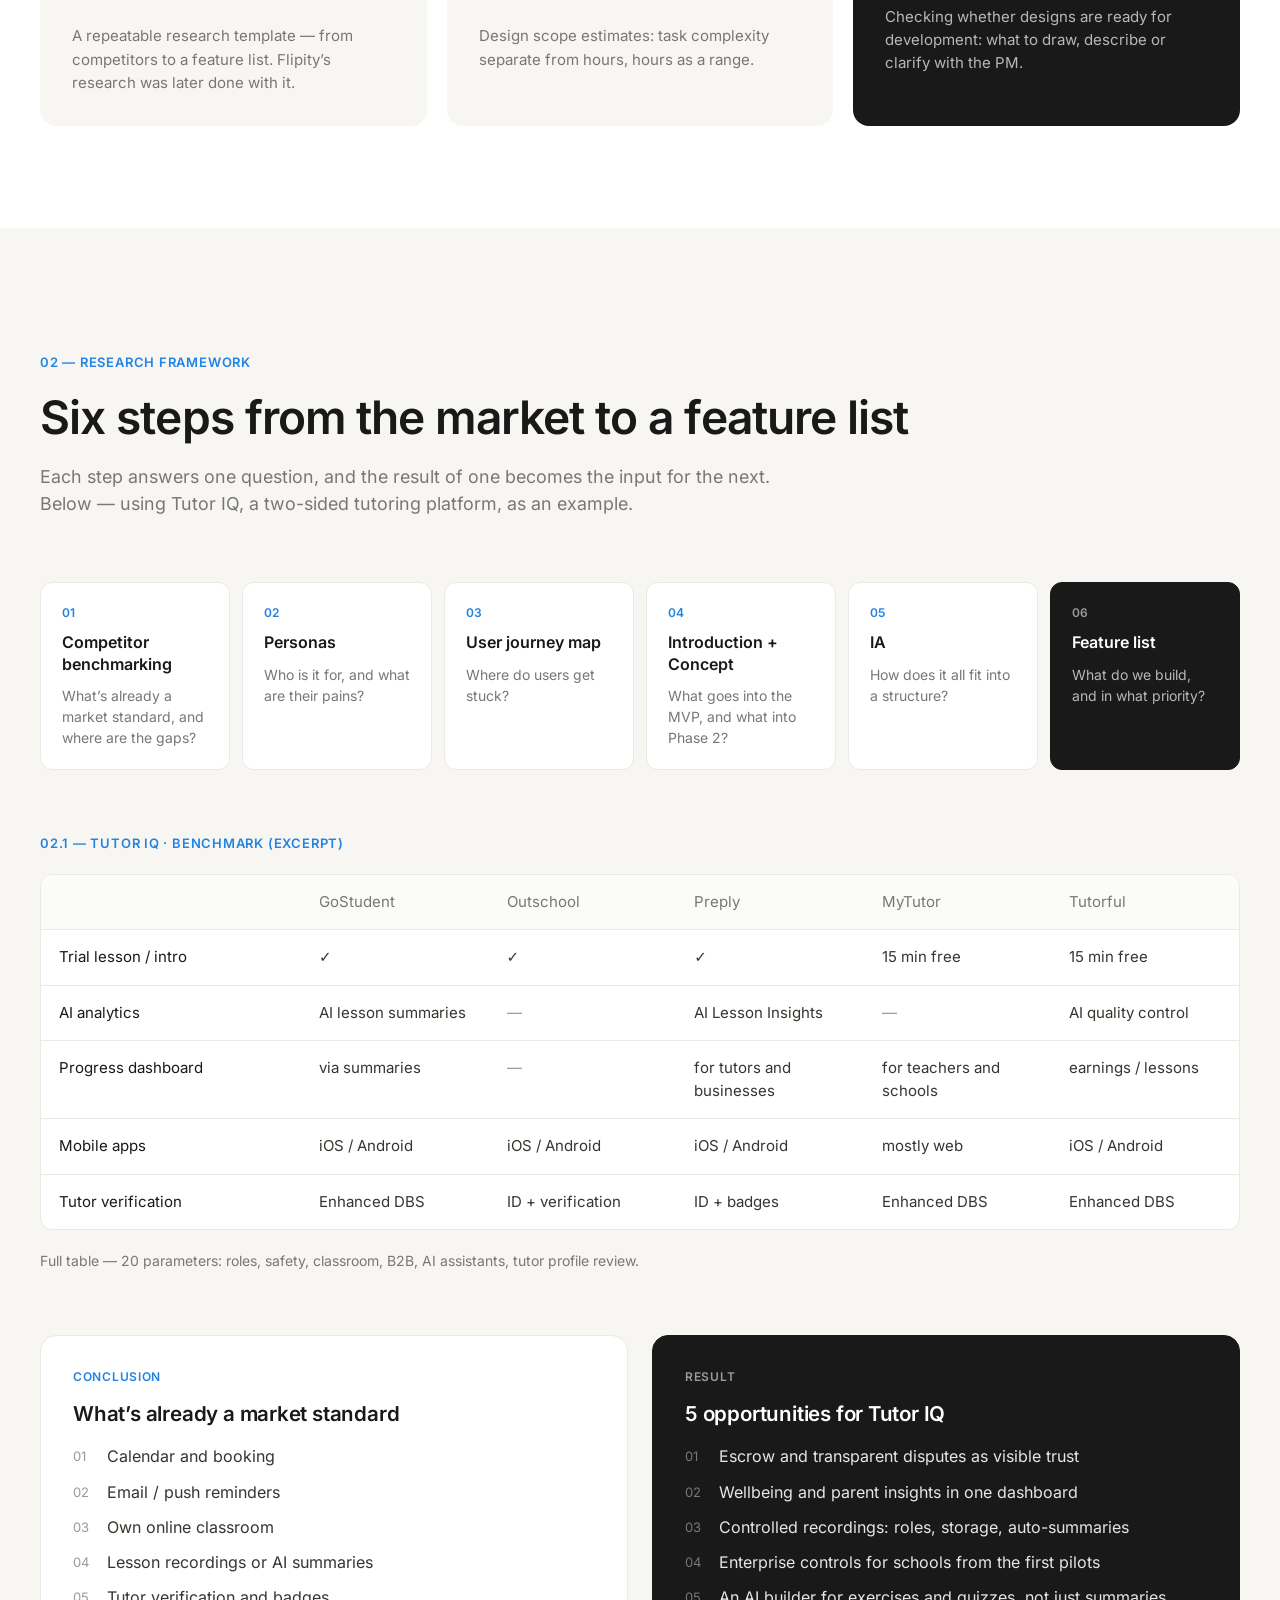
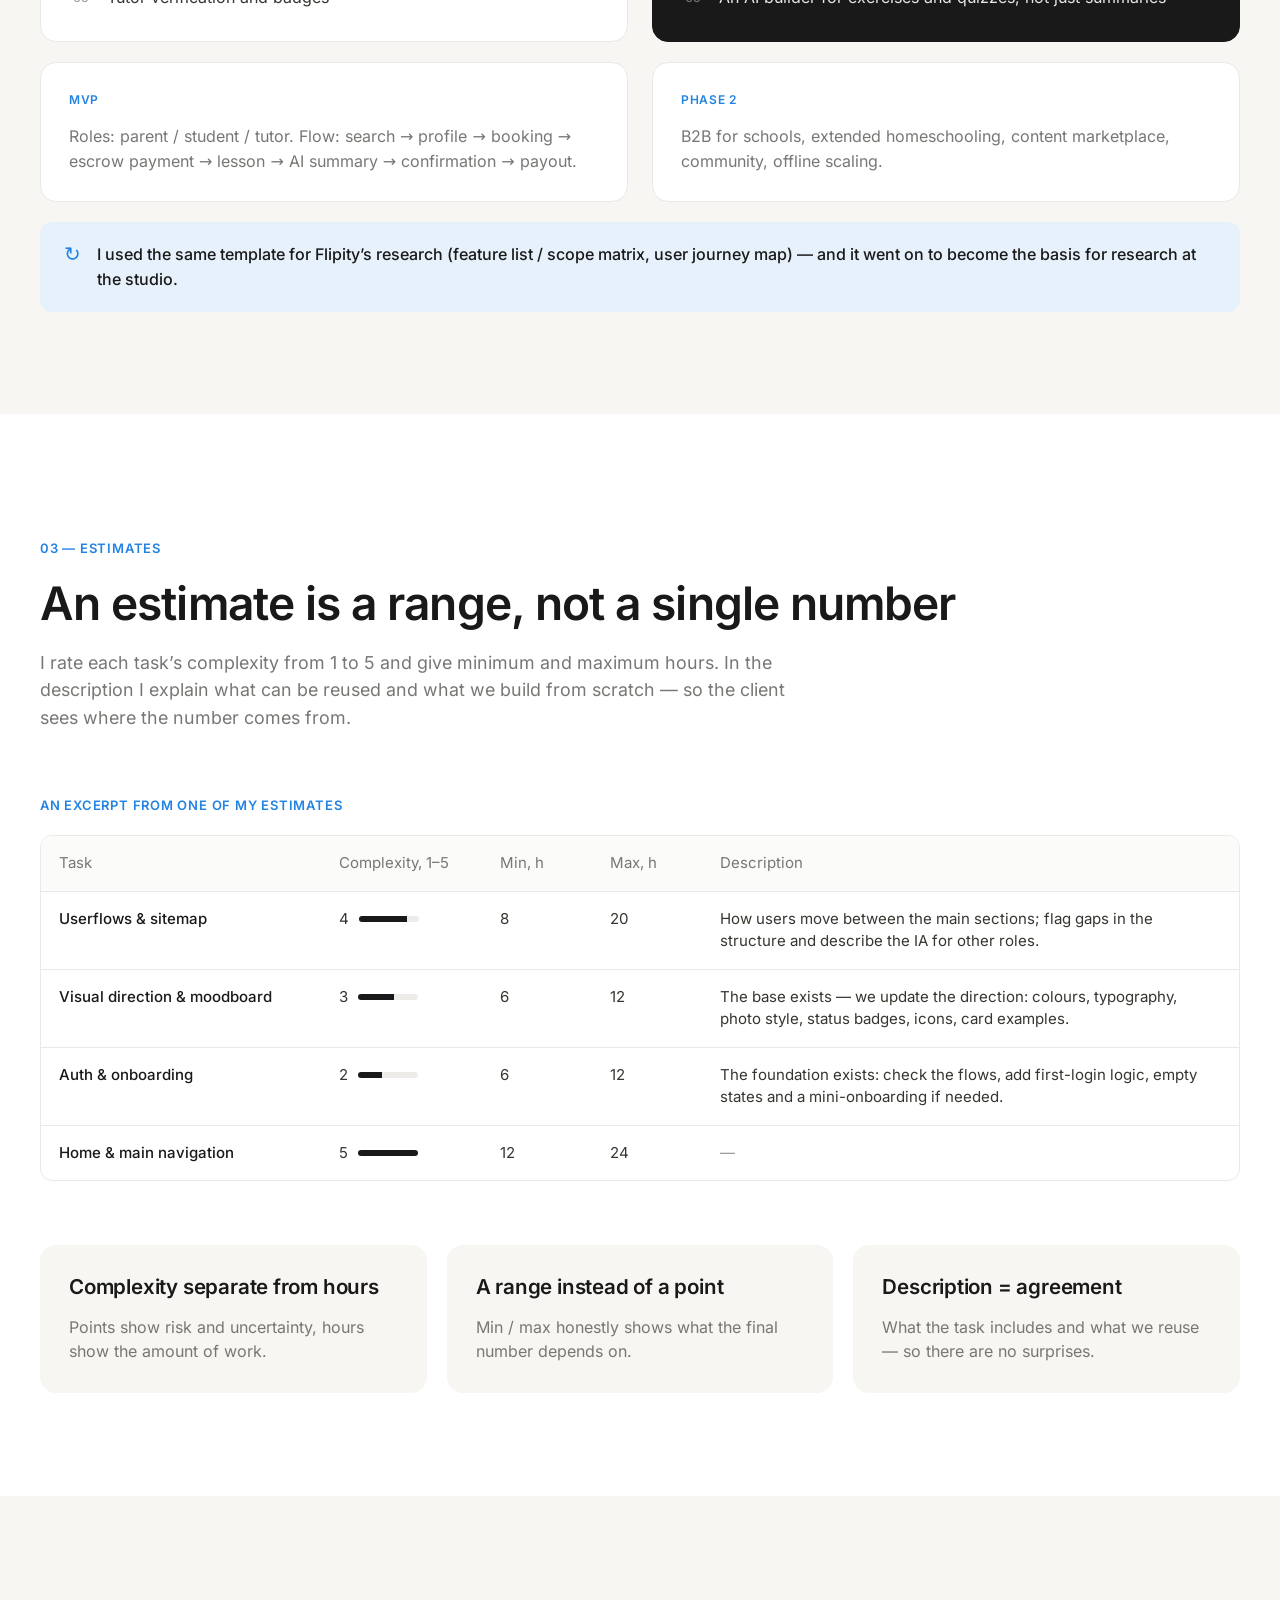
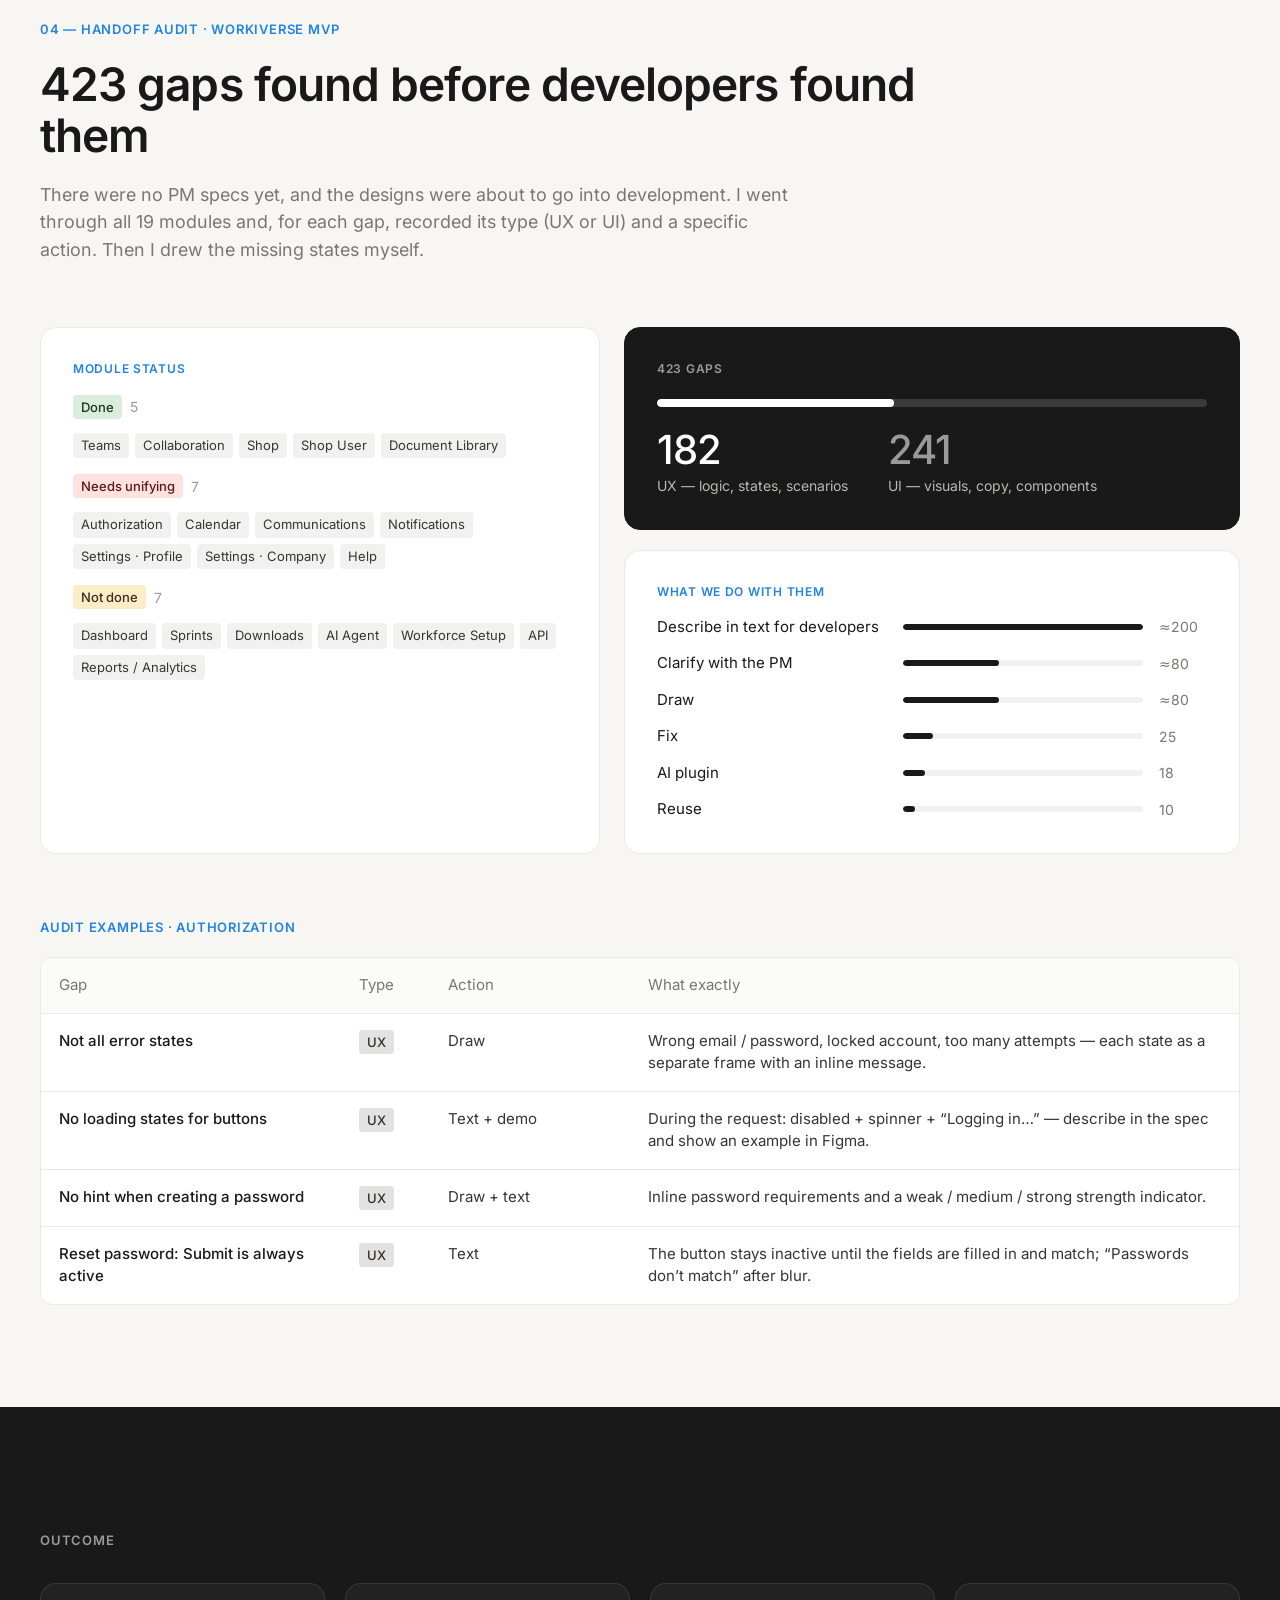
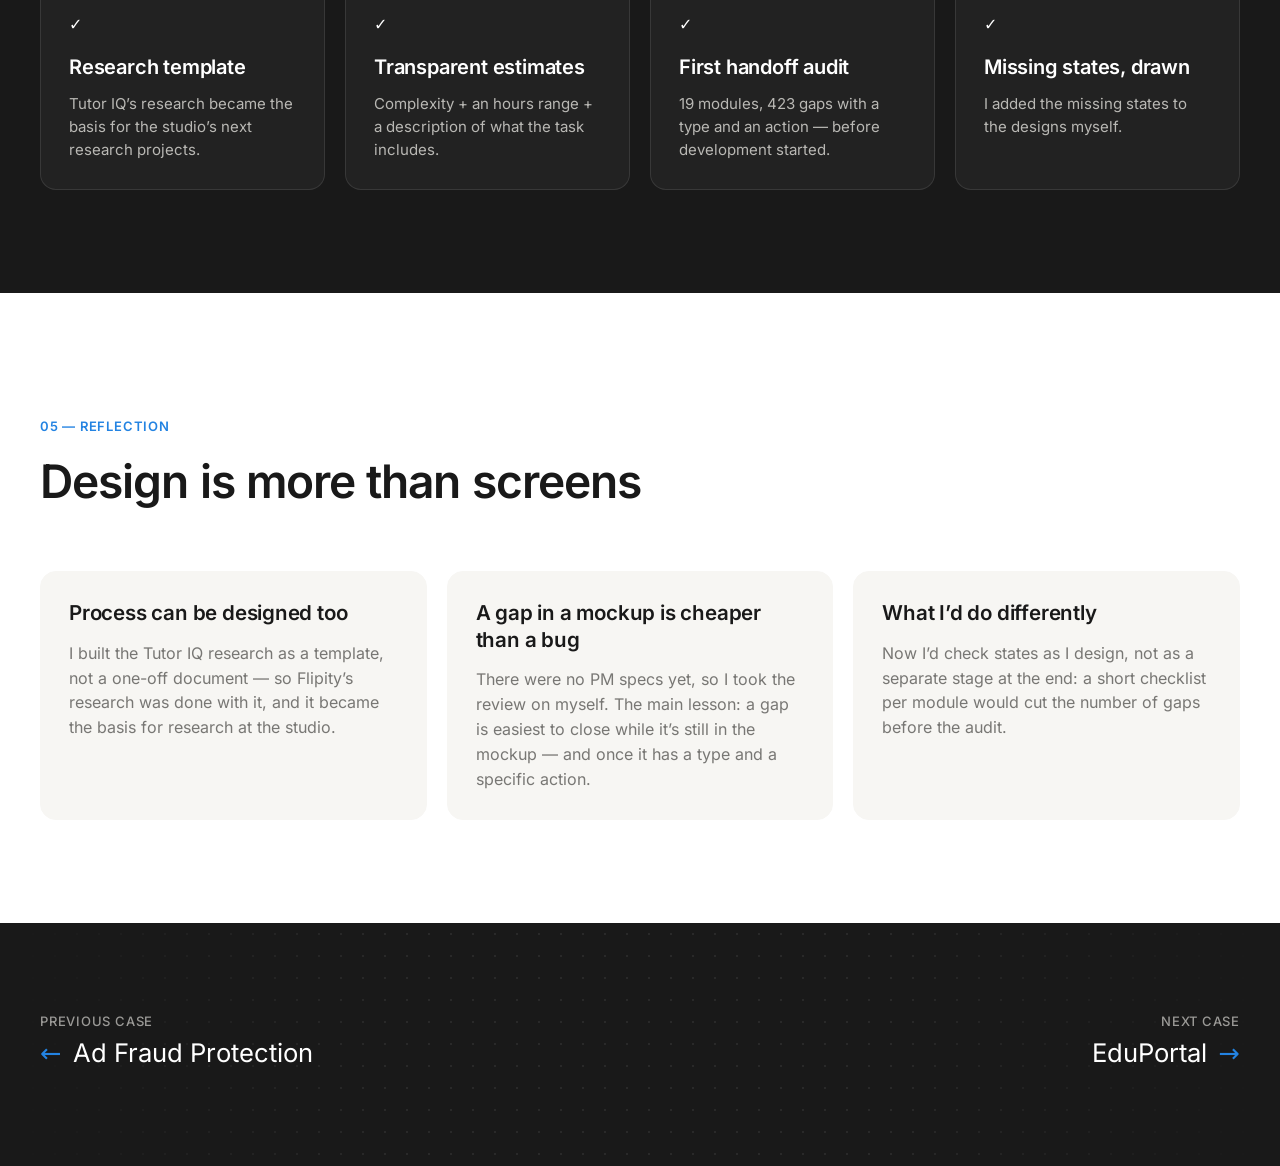
<file: case/research-handoff.html>
<!DOCTYPE html>
<html lang="en">
<head>
<meta charset="utf-8">
<meta name="viewport" content="width=device-width, initial-scale=1">
<title>Research &amp; Handoff — Case study · Ruslana Shurubura</title>
<meta name="description" content="A research framework, estimates and a handoff audit — process tools Ruslana Shurubura was the first to create at her studio. Case study.">
<meta name="theme-color" content="#FFFFFF">

<link rel="stylesheet" href="../css/case.css?v=2611130857">
<style>@font-face{font-family:"Inter";font-weight:400;font-display:swap;src:url(../fonts/inter-latin-400.woff2) format("woff2")}@font-face{font-family:"Inter";font-weight:500;font-display:swap;src:url(../fonts/inter-latin-500.woff2) format("woff2")}@font-face{font-family:"Inter";font-weight:600;font-display:swap;src:url(../fonts/inter-latin-600.woff2) format("woff2")}:root,body{--bg:#FFFFFF;--surface:#FFFFFF;--chip:#F1F1EF;--line:#E9E9E7;--text:#191919;--muted:#787774;--dim:#9B9A97;--accent:#2383E2;--accent-bg:#E7F1FB;--hl:#191919;--hl-text:#B9B8B4;--hl-label:#9B9A97;--glow:rgba(35,131,226,.10);--ink:#191919;--font:Inter, system-ui, sans-serif;--display:Inter, system-ui, sans-serif;--pen:url("data:image/svg+xml,%3Csvg%20xmlns%3D%22http%3A//www.w3.org/2000/svg%22%20width%3D%2232%22%20height%3D%2232%22%20viewBox%3D%220%200%2032%2032%22%3E%3Cpolygon%20points%3D%226.2%2C20.8%2023.5%2C3.5%2028.5%2C8.5%2011.1%2C25.8%22%20fill%3D%22%23FFFFFF%22%20stroke%3D%22%23191919%22%20stroke-width%3D%221.2%22%20stroke-linejoin%3D%22round%22/%3E%3Cpolygon%20points%3D%2219.6%2C7.4%2021.3%2C5.7%2026.3%2C10.7%2024.6%2C12.4%22%20fill%3D%22%232383E2%22/%3E%3Cpolygon%20points%3D%223%2C29%206.4%2C21%2011%2C25.6%22%20fill%3D%22%23C9A27A%22%20stroke%3D%22%23191919%22%20stroke-width%3D%221%22%20stroke-linejoin%3D%22round%22/%3E%3Cline%20x1%3D%223.4%22%20y1%3D%2228.6%22%20x2%3D%227.6%22%20y2%3D%2224.4%22%20stroke%3D%22%23191919%22%20stroke-width%3D%22.9%22/%3E%3C/svg%3E") 3 29, auto;}</style>
<script>if(!matchMedia('(prefers-reduced-motion: reduce)').matches)document.documentElement.classList.add('anim')</script>
</head>
<body class="case-research-handoff">
<header class="bar"><div class="wrap">
  <a href="../index.html#work"><span aria-hidden="true">←</span> all work</a>
  <a class="name" href="../index.html">ruslana shurubura</a>
</div></header>
<main>

<section class="sec hero rhero" aria-label="Intro">
  <div class="wrap">
    <div class="hero__text">
      <ul class="r-chips rv"><li class="on">Process</li><li>Research</li><li>Estimate</li><li>Handoff</li></ul>
      <h1 class="display rv" style="--d:.08s">How I work beyond screens</h1>
      <p class="lead rv" style="--d:.16s">A research framework, estimates and a handoff audit — three tools I was the first to create at the studio, which became templates for the team.</p>
      <dl class="meta rv" style="--d:.28s">
        <div><dt>PERIOD</dt><dd>November 2025 — May 2026</dd></div>
        <div><dt>ROLE</dt><dd>UX/UI Designer</dd></div>
        <div><dt>PROJECTS</dt><dd>Tutor IQ · Flipity · Workiverse MVP</dd></div>
      </dl>
    </div>
    <div class="r-docs-wrap rv" style="--d:.1s" role="img" aria-label="Fragments of three working documents: a competitor benchmark, an estimate and a handoff audit">
      <div class="r-docs fit" data-w="710">
        <div class="dw" style="left:60px;top:0;width:560px;--d:.45s"><div class="r-doc d-bench"><p class="dh">Competitor Benchmarking</p>
  <div class="dg g4"><span></span><span class="m">GoStudent</span><span class="m">Preply</span><span class="m">MyTutor</span>
  <span>Trial lesson</span><span class="ck">✓</span><span class="ck">✓</span><span>15 min</span>
  <span>AI analytics</span><span class="ck">✓</span><span class="ck">✓</span><span class="m">—</span>
  <span>Mobile apps</span><span class="ck">✓</span><span class="ck">✓</span><span>web</span>
  <span>Verification</span><span>DBS</span><span>ID</span><span>DBS</span></div></div></div>
        <div class="dw" style="left:0;top:330px;width:460px;--d:.63s"><div class="r-doc d-est"><p class="dh">Estimate</p>
  <div class="dg g4e"><span class="m">Task</span><span class="m">pts</span><span class="m">min</span><span class="m">max</span>
  <span>Userflows &amp; sitemap</span><span>4</span><span>8</span><span>20</span>
  <span>Visual direction</span><span>3</span><span>6</span><span>12</span>
  <span>Auth &amp; onboarding</span><span>2</span><span>6</span><span>12</span></div></div></div>
        <div class="dw" style="left:310px;top:440px;width:400px;--d:.81s"><div class="r-doc d-audit"><p class="dh">Handoff Audit · Workiverse MVP</p><div class="dl"><span>Teams</span><span class="r-tag g pop">Done</span><span>Calendar</span><span class="r-tag r pop">Needs unifying</span><span>Downloads</span><span class="r-tag y pop">Not done</span><span>Notifications</span><span class="r-tag r pop">Needs unifying</span><span>Shop</span><span class="r-tag g pop">Done</span></div></div></div>
      </div>
    </div>
  </div>
</section>

<section class="sec" aria-labelledby="s1">
  <div class="wrap stack">
    <header class="head narrow"><p class="label rv">01 — CONTEXT</p><h2 id="s1" class="rv" style="--d:.06s">When requests piled up, we needed a system</h2><p class="p rv" style="--d:0.12s">The studio started getting lots of research requests. I put together the first full research for Tutor IQ — and this format became the basis for all the next ones. Later, also as the first in the company, I did a handoff audit for Workiverse MVP — before PM specs existed.</p></header>
    <div class="r-tools" data-stagger>
      <div class="r-tool"><p class="k">NOVEMBER 2025 · TUTOR IQ</p><h3>Research framework</h3><div class="r-st"><div><b>6</b><span>steps</span></div><div><b>5</b><span>platforms benchmarked</span></div></div><p>A repeatable research template — from competitors to a feature list. Flipity’s research was later done with it.</p></div>
      <div class="r-tool"><p class="k">PROJECT ESTIMATES</p><h3>Estimate</h3><div class="r-st"><div><b>1–5</b><span>complexity scale</span></div><div><b>2</b><span>estimate bounds: min and max hours</span></div></div><p>Design scope estimates: task complexity separate from hours, hours as a range.</p></div>
      <div class="r-tool dark"><p class="k">APRIL — MAY 2026 · WORKIVERSE MVP</p><h3>Handoff audit</h3><div class="r-st"><div><b>19</b><span>modules</span></div><div><b>423</b><span>gaps</span></div></div><p>Checking whether designs are ready for development: what to draw, describe or clarify with the PM.</p></div>
    </div>
  </div>
</section>

<section class="sec alt" aria-labelledby="s2">
  <div class="wrap stack">
    <header class="head narrow"><p class="label rv">02 — RESEARCH FRAMEWORK</p><h2 id="s2" class="rv" style="--d:.06s">Six steps from the market to a feature list</h2><p class="p rv" style="--d:0.12s">Each step answers one question, and the result of one becomes the input for the next. Below — using Tutor IQ, a two-sided tutoring platform, as an example.</p></header>
    <ol class="r-steps" data-stagger><li><span class="n">01</span><h3>Competitor benchmarking</h3><p>What’s already a market standard, and where are the gaps?</p></li><li><span class="n">02</span><h3>Personas</h3><p>Who is it for, and what are their pains?</p></li><li><span class="n">03</span><h3>User journey map</h3><p>Where do users get stuck?</p></li><li><span class="n">04</span><h3>Introduction + Concept</h3><p>What goes into the MVP, and what into Phase 2?</p></li><li><span class="n">05</span><h3>IA</h3><p>How does it all fit into a structure?</p></li><li class=hl><span class="n">06</span><h3>Feature list</h3><p>What do we build, and in what priority?</p></li></ol>
    <div class="r-grp">
      <p class="label rv">02.1 — TUTOR IQ · BENCHMARK (EXCERPT)</p>
      <div class="rv" style="--d:.1s"><div class="r-tbl t-bench"><table><colgroup><col style="width:21.7%"><col style="width:15.66%"><col style="width:15.66%"><col style="width:15.66%"><col style="width:15.66%"><col style="width:15.66%"></colgroup><thead><tr><th scope="col"></th><th scope="col">GoStudent</th><th scope="col">Outschool</th><th scope="col">Preply</th><th scope="col">MyTutor</th><th scope="col">Tutorful</th></tr></thead><tbody><tr><td>Trial lesson / intro</td><td>✓</td><td>✓</td><td>✓</td><td>15 min free</td><td>15 min free</td></tr><tr><td>AI analytics</td><td>AI lesson summaries</td><td><span class="m">—</span></td><td>AI Lesson Insights</td><td><span class="m">—</span></td><td>AI quality control</td></tr><tr><td>Progress dashboard</td><td>via summaries</td><td><span class="m">—</span></td><td>for tutors and businesses</td><td>for teachers and schools</td><td>earnings / lessons</td></tr><tr><td>Mobile apps</td><td>iOS / Android</td><td>iOS / Android</td><td>iOS / Android</td><td>mostly web</td><td>iOS / Android</td></tr><tr><td>Tutor verification</td><td>Enhanced DBS</td><td>ID + verification</td><td>ID + badges</td><td>Enhanced DBS</td><td>Enhanced DBS</td></tr></tbody></table></div></div>
      <p class="cap rv">Full table — 20 parameters: roles, safety, classroom, B2B, AI assistants, tutor profile review.</p>
    </div>
    <div class="r-grp">
      <div class="r-two" data-stagger>
        <div class="r-box"><p class="k">CONCLUSION</p><h3>What’s already a market standard</h3><ol class="r-ol"><li><span>01</span>Calendar and booking</li><li><span>02</span>Email / push reminders</li><li><span>03</span>Own online classroom</li><li><span>04</span>Lesson recordings or AI summaries</li><li><span>05</span>Tutor verification and badges</li></ol></div>
        <div class="r-box dark"><p class="k">RESULT</p><h3>5 opportunities for Tutor IQ</h3><ol class="r-ol"><li><span>01</span>Escrow and transparent disputes as visible trust</li><li><span>02</span>Wellbeing and parent insights in one dashboard</li><li><span>03</span>Controlled recordings: roles, storage, auto-summaries</li><li><span>04</span>Enterprise controls for schools from the first pilots</li><li><span>05</span>An AI builder for exercises and quizzes, not just summaries</li></ol></div>
      </div>
      <div class="r-two" data-stagger>
        <div class="r-box sm"><p class="k">MVP</p><p>Roles: parent / student / tutor. Flow: search → profile → booking → escrow payment → lesson → AI summary → confirmation → payout.</p></div>
        <div class="r-box sm"><p class="k">PHASE 2</p><p>B2B for schools, extended homeschooling, content marketplace, community, offline scaling.</p></div>
      </div>
      <p class="r-callout rv"><span aria-hidden="true">↻</span>I used the same template for Flipity’s research (feature list / scope matrix, user journey map) — and it went on to become the basis for research at the studio.</p>
    </div>
  </div>
</section>

<section class="sec" aria-labelledby="s3">
  <div class="wrap stack">
    <header class="head narrow"><p class="label rv">03 — ESTIMATES</p><h2 id="s3" class="rv" style="--d:.06s">An estimate is a range, not a single number</h2><p class="p rv" style="--d:0.12s">I rate each task’s complexity from 1 to 5 and give minimum and maximum hours. In the description I explain what can be reused and what we build from scratch — so the client sees where the number comes from.</p></header>
    <div class="r-grp">
      <p class="label rv">AN EXCERPT FROM ONE OF MY ESTIMATES</p>
      <div class="rv r-est" style="--d:.1s"><div class="r-tbl t-est"><table><colgroup><col style="width:23.4%"><col style="width:13.4%"><col style="width:9.2%"><col style="width:9.2%"><col style="width:44.8%"></colgroup><thead><tr><th scope="col">Task</th><th scope="col">Complexity, 1–5</th><th scope="col">Min, h</th><th scope="col">Max, h</th><th scope="col">Description</th></tr></thead><tbody><tr><td>Userflows &amp; sitemap</td><td><span class="pts" style="--p:4">4</span></td><td>8</td><td>20</td><td>How users move between the main sections; flag gaps in the structure and describe the IA for other roles.</td></tr><tr><td>Visual direction &amp; moodboard</td><td><span class="pts" style="--p:3">3</span></td><td>6</td><td>12</td><td>The base exists — we update the direction: colours, typography, photo style, status badges, icons, card examples.</td></tr><tr><td>Auth &amp; onboarding</td><td><span class="pts" style="--p:2">2</span></td><td>6</td><td>12</td><td>The foundation exists: check the flows, add first-login logic, empty states and a mini-onboarding if needed.</td></tr><tr><td>Home &amp; main navigation</td><td><span class="pts" style="--p:5">5</span></td><td>12</td><td>24</td><td><span class="m">—</span></td></tr></tbody></table></div></div>
    </div>
    <div class="r-three" data-stagger>
      <div class="r-box soft"><h3>Complexity separate from hours</h3><p>Points show risk and uncertainty, hours show the amount of work.</p></div>
      <div class="r-box soft"><h3>A range instead of a point</h3><p>Min / max honestly shows what the final number depends on.</p></div>
      <div class="r-box soft"><h3>Description = agreement</h3><p>What the task includes and what we reuse — so there are no surprises.</p></div>
    </div>
  </div>
</section>

<section class="sec alt" aria-labelledby="s4">
  <div class="wrap stack">
    <header class="head narrow"><p class="label rv">04 — HANDOFF AUDIT · WORKIVERSE MVP</p><h2 id="s4" class="rv" style="--d:.06s">423 gaps found before developers found them</h2><p class="p rv" style="--d:0.12s">There were no PM specs yet, and the designs were about to go into development. I went through all 19 modules and, for each gap, recorded its type (UX or UI) and a specific action. Then I drew the missing states myself.</p></header>
    <div class="r-audit">
      <div class="r-box r-mods rv"><p class="k">MODULE STATUS</p><div class="mg"><div class="mgh"><span class="r-tag g ">Done</span><span>5</span></div><ul><li style="--i:0">Teams</li><li style="--i:1">Collaboration</li><li style="--i:2">Shop</li><li style="--i:3">Shop User</li><li style="--i:4">Document Library</li></ul></div><div class="mg"><div class="mgh"><span class="r-tag r ">Needs unifying</span><span>7</span></div><ul><li style="--i:5">Authorization</li><li style="--i:6">Calendar</li><li style="--i:7">Communications</li><li style="--i:8">Notifications</li><li style="--i:9">Settings · Profile</li><li style="--i:10">Settings · Company</li><li style="--i:11">Help</li></ul></div><div class="mg"><div class="mgh"><span class="r-tag y ">Not done</span><span>7</span></div><ul><li style="--i:12">Dashboard</li><li style="--i:13">Sprints</li><li style="--i:14">Downloads</li><li style="--i:15">AI Agent</li><li style="--i:16">Workforce Setup</li><li style="--i:17">API</li><li style="--i:18">Reports / Analytics</li></ul></div></div>
      <div class="r-gapcol">
        <div class="r-box dark gaps rv" style="--d:.18s"><p class="k">423 GAPS</p>
          <div class="uxui" role="img" aria-label="182 UX gaps and 241 UI gaps"><i style="--v:0.4303"></i></div>
          <div class="uxv"><div><b>182</b><span>UX — logic, states, scenarios</span></div><div class="ui"><b>241</b><span>UI — visuals, copy, components</span></div></div>
        </div>
        <div class="r-box acts rv" style="--d:.3s"><p class="k">WHAT WE DO WITH THEM</p><ul><li style="--i:0"><span>Describe in text for developers</span><i><b style="--v:1.000"></b></i><em>≈200</em></li><li style="--i:1"><span>Clarify with the PM</span><i><b style="--v:0.400"></b></i><em>≈80</em></li><li style="--i:2"><span>Draw</span><i><b style="--v:0.400"></b></i><em>≈80</em></li><li style="--i:3"><span>Fix</span><i><b style="--v:0.125"></b></i><em>25</em></li><li style="--i:4"><span>AI plugin</span><i><b style="--v:0.090"></b></i><em>18</em></li><li style="--i:5"><span>Reuse</span><i><b style="--v:0.050"></b></i><em>10</em></li></ul></div>
      </div>
    </div>
    <div class="r-grp">
      <p class="label rv">AUDIT EXAMPLES · AUTHORIZATION</p>
      <div class="rv" style="--d:.1s"><div class="r-tbl t-audit"><table><colgroup><col style="width:25%"><col style="width:7.5%"><col style="width:16.7%"><col style="width:50.8%"></colgroup><thead><tr><th scope="col">Gap</th><th scope="col">Type</th><th scope="col">Action</th><th scope="col">What exactly</th></tr></thead><tbody><tr><td>Not all error states</td><td><span class="r-tag gray">UX</span></td><td>Draw</td><td>Wrong email / password, locked account, too many attempts — each state as a separate frame with an inline message.</td></tr><tr><td>No loading states for buttons</td><td><span class="r-tag gray">UX</span></td><td>Text + demo</td><td>During the request: disabled + spinner + “Logging in…” — describe in the spec and show an example in Figma.</td></tr><tr><td>No hint when creating a password</td><td><span class="r-tag gray">UX</span></td><td>Draw + text</td><td>Inline password requirements and a weak / medium / strong strength indicator.</td></tr><tr><td>Reset password: Submit is always active</td><td><span class="r-tag gray">UX</span></td><td>Text</td><td>The button stays inactive until the fields are filled in and match; “Passwords don’t match” after blur.</td></tr></tbody></table></div></div>
    </div>
  </div>
</section>

<section class="sec dark r-out" aria-labelledby="s-out">
  <div class="wrap stack" style="gap:32px">
    <p class="label rv" id="s-out">OUTCOME</p>
    <div class="r-res" data-stagger>
      <div class="r-rc"><span class="ck" aria-hidden="true">✓</span><h3>Research template</h3><p>Tutor IQ’s research became the basis for the studio’s next research projects.</p></div><div class="r-rc"><span class="ck" aria-hidden="true">✓</span><h3>Transparent estimates</h3><p>Complexity + an hours range + a description of what the task includes.</p></div><div class="r-rc"><span class="ck" aria-hidden="true">✓</span><h3>First handoff audit</h3><p>19 modules, 423 gaps with a type and an action — before development started.</p></div><div class="r-rc"><span class="ck" aria-hidden="true">✓</span><h3>Missing states, drawn</h3><p>I added the missing states to the designs myself.</p></div>
    </div>
  </div>
</section>

<section class="sec" aria-labelledby="s5">
  <div class="wrap stack">
    <header class="head narrow"><p class="label rv">05 — REFLECTION</p><h2 id="s5" class="rv" style="--d:.06s">Design is more than screens</h2></header>
    <div class="r-three" data-stagger>
      <div class="r-box soft"><h3>Process can be designed too</h3><p>I built the Tutor IQ research as a template, not a one-off document — so Flipity’s research was done with it, and it became the basis for research at the studio.</p></div>
      <div class="r-box soft"><h3>A gap in a mockup is cheaper than a bug</h3><p>There were no PM specs yet, so I took the review on myself. The main lesson: a gap is easiest to close while it’s still in the mockup — and once it has a type and a specific action.</p></div>
      <div class="r-box soft"><h3>What I’d do differently</h3><p>Now I’d check states as I design, not as a separate stage at the end: a short checklist per module would cut the number of gaps before the audit.</p></div>
    </div>
  </div>
</section>

</main>
<footer class="next"><div class="wrap">
  <div class="pv"><small>PREVIOUS CASE</small><a class="mid" href="ad-fraud-protection.html"><i aria-hidden="true">←</i> <span>Ad Fraud Protection</span></a></div>
  <div class="nx"><small>NEXT CASE</small><a class="big" href="eduportal.html"><span>EduPortal</span> <i aria-hidden="true">→</i></a></div>
</div></footer>
<script src="../js/case.js?v=2611130857" defer></script>
</body>
</html>
</file>
<file: css/style.css>
/* ruslana shurubura — portfolio · concept v3 "Journal" */
@font-face{font-family:"Courier Prime";font-weight:400;font-display:swap;src:url(../fonts/courier-prime-latin-400.woff2) format("woff2")}
@font-face{font-family:"Courier Prime";font-weight:700;font-display:swap;src:url(../fonts/courier-prime-latin-700.woff2) format("woff2")}
@font-face{font-family:"Jost";font-weight:300;font-display:swap;src:url(../fonts/jost-latin-300.woff2) format("woff2")}
@font-face{font-family:"Jost";font-weight:400;font-display:swap;src:url(../fonts/jost-latin-400.woff2) format("woff2")}
@font-face{font-family:"Homemade Apple";font-weight:400;font-display:swap;src:url(../fonts/homemade-apple-latin-400.woff2) format("woff2")}
@font-face{font-family:"Caveat";font-weight:400;font-display:swap;src:url(../fonts/caveat-latin-400.woff2) format("woff2")}
@font-face{font-family:"Allison";font-weight:400;font-display:swap;src:url(../fonts/allison-latin-400.woff2) format("woff2")}
:root{
  --beige:#ECE7DF; --oat:#DCD2C4; --paper:#F7F4EF; --powder:#E3C1BA;
  --cocoa:#6E5246; --ink:#3B2E28; --muted:#7D6A60; --accent:#B4483E;
  --rose-line:#C98F86; --tape:rgba(217,205,187,.8);
  --mono:"Courier Prime", "Courier New", monospace;
  --sans:"Jost", system-ui, sans-serif;
  --apple:"Homemade Apple", cursive;
  --caveat:"Caveat", cursive;
  --allison:"Allison", cursive;
  /* 1 Figma px on a 1440 canvas, capped at 1px */
  --u: min(1px, 100vw / 1440);
  --pen: url("data:image/svg+xml,%3Csvg%20xmlns%3D%22http%3A//www.w3.org/2000/svg%22%20width%3D%2232%22%20height%3D%2232%22%20viewBox%3D%220%200%2032%2032%22%3E%3Cpolygon%20points%3D%226.2%2C20.8%2023.5%2C3.5%2028.5%2C8.5%2011.1%2C25.8%22%20fill%3D%22%233B2E28%22%20stroke%3D%22%23F7F4EF%22%20stroke-width%3D%221.2%22%20stroke-linejoin%3D%22round%22/%3E%3Cpolygon%20points%3D%2219.6%2C7.4%2021.3%2C5.7%2026.3%2C10.7%2024.6%2C12.4%22%20fill%3D%22%23B4483E%22/%3E%3Cpolygon%20points%3D%223%2C29%206.4%2C21%2011%2C25.6%22%20fill%3D%22%23C9A27A%22%20stroke%3D%22%233B2E28%22%20stroke-width%3D%221%22%20stroke-linejoin%3D%22round%22/%3E%3Cline%20x1%3D%223.4%22%20y1%3D%2228.6%22%20x2%3D%227.6%22%20y2%3D%2224.4%22%20stroke%3D%22%233B2E28%22%20stroke-width%3D%22.9%22/%3E%3C/svg%3E") 3 29, auto;
}
*{box-sizing:border-box;margin:0;padding:0}
html{scroll-behavior:smooth;-webkit-text-size-adjust:100%;scroll-padding-top:calc(96 * var(--u))}
body{background:var(--beige);color:var(--ink);font-family:var(--sans);font-weight:300;
  -webkit-font-smoothing:antialiased;overflow-x:hidden}
img{display:block;max-width:100%}
a{color:inherit;text-decoration:none}
@media (pointer:fine){ html, a, button, [role=button]{cursor:var(--pen)} }
:focus-visible{outline:2px dashed var(--accent);outline-offset:4px;border-radius:4px}
.sr-only{position:absolute;width:1px;height:1px;overflow:hidden;clip:rect(0 0 0 0);white-space:nowrap}

/* ---------- surfaces ---------- */
.sec{position:relative;overflow:hidden}
.bg-beige{background-color:var(--beige)}
.bg-paper{background-color:var(--paper)}
.bg-oat{background-color:var(--oat)}
.bg-powder{background-color:var(--powder)}
.bg-cocoa{background-color:var(--cocoa)}
.speck{background-image:url("data:image/svg+xml,%3Csvg%20xmlns%3D%22http%3A//www.w3.org/2000/svg%22%20width%3D%22360%22%20height%3D%22360%22%3E%3Ccircle%20cx%3D%2254.3%22%20cy%3D%22234.3%22%20r%3D%221.0%22%20fill%3D%22%236E5246%22%20opacity%3D%220.20%22/%3E%3Ccircle%20cx%3D%22131.6%22%20cy%3D%2220.9%22%20r%3D%221.3%22%20fill%3D%22%236E5246%22%20opacity%3D%220.34%22/%3E%3Ccircle%20cx%3D%22156.1%22%20cy%3D%2225.1%22%20r%3D%220.6%22%20fill%3D%22%236E5246%22%20opacity%3D%220.21%22/%3E%3Ccircle%20cx%3D%22297.7%22%20cy%3D%2244.6%22%20r%3D%221.2%22%20fill%3D%22%236E5246%22%20opacity%3D%220.25%22/%3E%3Ccircle%20cx%3D%22341.2%22%20cy%3D%22207.8%22%20r%3D%221.4%22%20fill%3D%22%236E5246%22%20opacity%3D%220.31%22/%3E%3Ccircle%20cx%3D%2216.8%22%20cy%3D%22309.0%22%20r%3D%221.9%22%20fill%3D%22%236E5246%22%20opacity%3D%220.27%22/%3E%3Ccircle%20cx%3D%2242.4%22%20cy%3D%22111.1%22%20r%3D%220.8%22%20fill%3D%22%236E5246%22%20opacity%3D%220.44%22/%3E%3Ccircle%20cx%3D%22209.4%22%20cy%3D%22230.0%22%20r%3D%220.8%22%20fill%3D%22%236E5246%22%20opacity%3D%220.30%22/%3E%3Ccircle%20cx%3D%2222.6%22%20cy%3D%2221.5%22%20r%3D%221.3%22%20fill%3D%22%236E5246%22%20opacity%3D%220.25%22/%3E%3Ccircle%20cx%3D%22153.9%22%20cy%3D%22113.1%22%20r%3D%221.5%22%20fill%3D%22%236E5246%22%20opacity%3D%220.37%22/%3E%3Ccircle%20cx%3D%22107.9%22%20cy%3D%22286.0%22%20r%3D%221.2%22%20fill%3D%22%236E5246%22%20opacity%3D%220.40%22/%3E%3Ccircle%20cx%3D%22206.8%22%20cy%3D%22189.1%22%20r%3D%220.9%22%20fill%3D%22%236E5246%22%20opacity%3D%220.46%22/%3E%3Ccircle%20cx%3D%22103.7%22%20cy%3D%22352.9%22%20r%3D%221.5%22%20fill%3D%22%236E5246%22%20opacity%3D%220.22%22/%3E%3Ccircle%20cx%3D%22272.6%22%20cy%3D%2254.7%22%20r%3D%221.1%22%20fill%3D%22%236E5246%22%20opacity%3D%220.34%22/%3E%3Ccircle%20cx%3D%22240.6%22%20cy%3D%22275.2%22%20r%3D%220.7%22%20fill%3D%22%236E5246%22%20opacity%3D%220.36%22/%3E%3Ccircle%20cx%3D%22112.9%22%20cy%3D%22250.3%22%20r%3D%221.7%22%20fill%3D%22%236E5246%22%20opacity%3D%220.37%22/%3E%3Ccircle%20cx%3D%22164.2%22%20cy%3D%22302.4%22%20r%3D%221.4%22%20fill%3D%22%236E5246%22%20opacity%3D%220.48%22/%3E%3Ccircle%20cx%3D%22239.1%22%20cy%3D%2221.8%22%20r%3D%221.2%22%20fill%3D%22%236E5246%22%20opacity%3D%220.40%22/%3E%3Ccircle%20cx%3D%22357.5%22%20cy%3D%22295.9%22%20r%3D%221.4%22%20fill%3D%22%236E5246%22%20opacity%3D%220.27%22/%3E%3Ccircle%20cx%3D%22240.7%22%20cy%3D%228.1%22%20r%3D%221.1%22%20fill%3D%22%236E5246%22%20opacity%3D%220.33%22/%3E%3Ccircle%20cx%3D%2242.2%22%20cy%3D%2221.2%22%20r%3D%220.8%22%20fill%3D%22%236E5246%22%20opacity%3D%220.43%22/%3E%3Ccircle%20cx%3D%2289.1%22%20cy%3D%22140.7%22%20r%3D%220.8%22%20fill%3D%22%236E5246%22%20opacity%3D%220.46%22/%3E%3Ccircle%20cx%3D%22161.7%22%20cy%3D%22197.8%22%20r%3D%220.7%22%20fill%3D%22%236E5246%22%20opacity%3D%220.46%22/%3E%3Ccircle%20cx%3D%22311.0%22%20cy%3D%22100.2%22%20r%3D%221.7%22%20fill%3D%22%236E5246%22%20opacity%3D%220.31%22/%3E%3Ccircle%20cx%3D%22318.3%22%20cy%3D%22344.8%22%20r%3D%221.1%22%20fill%3D%22%236E5246%22%20opacity%3D%220.23%22/%3E%3Ccircle%20cx%3D%2283.5%22%20cy%3D%2284.0%22%20r%3D%220.8%22%20fill%3D%22%236E5246%22%20opacity%3D%220.34%22/%3E%3Ccircle%20cx%3D%2294.6%22%20cy%3D%221.5%22%20r%3D%221.4%22%20fill%3D%22%236E5246%22%20opacity%3D%220.31%22/%3E%3Ccircle%20cx%3D%22203.9%22%20cy%3D%22343.1%22%20r%3D%221.1%22%20fill%3D%22%236E5246%22%20opacity%3D%220.40%22/%3E%3Ccircle%20cx%3D%22222.3%22%20cy%3D%22243.4%22%20r%3D%221.3%22%20fill%3D%22%236E5246%22%20opacity%3D%220.20%22/%3E%3Ccircle%20cx%3D%22280.8%22%20cy%3D%22314.8%22%20r%3D%221.8%22%20fill%3D%22%236E5246%22%20opacity%3D%220.44%22/%3E%3Ccircle%20cx%3D%22143.6%22%20cy%3D%2237.3%22%20r%3D%221.1%22%20fill%3D%22%236E5246%22%20opacity%3D%220.38%22/%3E%3Ccircle%20cx%3D%2224.2%22%20cy%3D%2275.2%22%20r%3D%220.7%22%20fill%3D%22%236E5246%22%20opacity%3D%220.23%22/%3E%3Ccircle%20cx%3D%2218.9%22%20cy%3D%220.1%22%20r%3D%221.0%22%20fill%3D%22%236E5246%22%20opacity%3D%220.23%22/%3E%3Ccircle%20cx%3D%22130.9%22%20cy%3D%229.2%22%20r%3D%220.7%22%20fill%3D%22%236E5246%22%20opacity%3D%220.46%22/%3E%3Ccircle%20cx%3D%2253.5%22%20cy%3D%2290.8%22%20r%3D%221.4%22%20fill%3D%22%236E5246%22%20opacity%3D%220.29%22/%3E%3Ccircle%20cx%3D%2244.2%22%20cy%3D%22305.6%22%20r%3D%221.1%22%20fill%3D%22%236E5246%22%20opacity%3D%220.50%22/%3E%3Ccircle%20cx%3D%22174.2%22%20cy%3D%2230.9%22%20r%3D%221.2%22%20fill%3D%22%236E5246%22%20opacity%3D%220.21%22/%3E%3Ccircle%20cx%3D%2295.3%22%20cy%3D%22298.4%22%20r%3D%221.0%22%20fill%3D%22%236E5246%22%20opacity%3D%220.23%22/%3E%3Ccircle%20cx%3D%22342.4%22%20cy%3D%22190.2%22%20r%3D%220.6%22%20fill%3D%22%236E5246%22%20opacity%3D%220.23%22/%3E%3Ccircle%20cx%3D%229.7%22%20cy%3D%22190.1%22%20r%3D%221.3%22%20fill%3D%22%236E5246%22%20opacity%3D%220.49%22/%3E%3Ccircle%20cx%3D%22250.6%22%20cy%3D%2294.0%22%20r%3D%221.7%22%20fill%3D%22%236E5246%22%20opacity%3D%220.30%22/%3E%3Ccircle%20cx%3D%22277.9%22%20cy%3D%22191.7%22%20r%3D%220.8%22%20fill%3D%22%236E5246%22%20opacity%3D%220.43%22/%3E%3Ccircle%20cx%3D%2280.3%22%20cy%3D%22292.1%22%20r%3D%221.0%22%20fill%3D%22%236E5246%22%20opacity%3D%220.50%22/%3E%3Ccircle%20cx%3D%22290.2%22%20cy%3D%22294.6%22%20r%3D%221.7%22%20fill%3D%22%236E5246%22%20opacity%3D%220.42%22/%3E%3Ccircle%20cx%3D%22186.3%22%20cy%3D%22128.0%22%20r%3D%220.9%22%20fill%3D%22%236E5246%22%20opacity%3D%220.19%22/%3E%3Ccircle%20cx%3D%22100.6%22%20cy%3D%2293.3%22%20r%3D%220.6%22%20fill%3D%22%236E5246%22%20opacity%3D%220.40%22/%3E%3Ccircle%20cx%3D%22161.0%22%20cy%3D%22337.3%22%20r%3D%221.8%22%20fill%3D%22%236E5246%22%20opacity%3D%220.50%22/%3E%3Ccircle%20cx%3D%22131.3%22%20cy%3D%2279.4%22%20r%3D%221.8%22%20fill%3D%22%236E5246%22%20opacity%3D%220.25%22/%3E%3Ccircle%20cx%3D%2273.6%22%20cy%3D%22224.7%22%20r%3D%220.9%22%20fill%3D%22%236E5246%22%20opacity%3D%220.47%22/%3E%3Ccircle%20cx%3D%22172.6%22%20cy%3D%22235.1%22%20r%3D%221.7%22%20fill%3D%22%236E5246%22%20opacity%3D%220.44%22/%3E%3Ccircle%20cx%3D%22237.8%22%20cy%3D%22327.5%22%20r%3D%220.7%22%20fill%3D%22%236E5246%22%20opacity%3D%220.43%22/%3E%3Ccircle%20cx%3D%22172.1%22%20cy%3D%2264.3%22%20r%3D%221.6%22%20fill%3D%22%236E5246%22%20opacity%3D%220.43%22/%3E%3Ccircle%20cx%3D%22288.3%22%20cy%3D%22349.8%22%20r%3D%221.0%22%20fill%3D%22%236E5246%22%20opacity%3D%220.31%22/%3E%3Ccircle%20cx%3D%22340.8%22%20cy%3D%22260.9%22%20r%3D%221.1%22%20fill%3D%22%236E5246%22%20opacity%3D%220.23%22/%3E%3Ccircle%20cx%3D%2254.4%22%20cy%3D%22325.7%22%20r%3D%220.8%22%20fill%3D%22%236E5246%22%20opacity%3D%220.44%22/%3E%3Ccircle%20cx%3D%22297.5%22%20cy%3D%22352.9%22%20r%3D%220.8%22%20fill%3D%22%236E5246%22%20opacity%3D%220.39%22/%3E%3Ccircle%20cx%3D%22197.5%22%20cy%3D%2247.2%22%20r%3D%221.1%22%20fill%3D%22%236E5246%22%20opacity%3D%220.18%22/%3E%3Ccircle%20cx%3D%22233.9%22%20cy%3D%22189.6%22%20r%3D%221.9%22%20fill%3D%22%236E5246%22%20opacity%3D%220.48%22/%3E%3Ccircle%20cx%3D%22313.8%22%20cy%3D%22297.4%22%20r%3D%221.2%22%20fill%3D%22%236E5246%22%20opacity%3D%220.25%22/%3E%3Ccircle%20cx%3D%22105.5%22%20cy%3D%2286.6%22%20r%3D%220.9%22%20fill%3D%22%236E5246%22%20opacity%3D%220.37%22/%3E%3C/svg%3E")}
.speck-light{background-image:url("data:image/svg+xml,%3Csvg%20xmlns%3D%22http%3A//www.w3.org/2000/svg%22%20width%3D%22360%22%20height%3D%22360%22%3E%3Ccircle%20cx%3D%22150.8%22%20cy%3D%2247.2%22%20r%3D%220.9%22%20fill%3D%22%23F1E9DF%22%20opacity%3D%220.42%22/%3E%3Ccircle%20cx%3D%22164.9%22%20cy%3D%22210.0%22%20r%3D%221.1%22%20fill%3D%22%23F1E9DF%22%20opacity%3D%220.42%22/%3E%3Ccircle%20cx%3D%22330.4%22%20cy%3D%22180.6%22%20r%3D%221.1%22%20fill%3D%22%23F1E9DF%22%20opacity%3D%220.31%22/%3E%3Ccircle%20cx%3D%226.7%22%20cy%3D%22158.4%22%20r%3D%221.3%22%20fill%3D%22%23F1E9DF%22%20opacity%3D%220.20%22/%3E%3Ccircle%20cx%3D%22287.7%22%20cy%3D%2262.0%22%20r%3D%220.6%22%20fill%3D%22%23F1E9DF%22%20opacity%3D%220.29%22/%3E%3Ccircle%20cx%3D%22200.3%22%20cy%3D%22117.4%22%20r%3D%221.5%22%20fill%3D%22%23F1E9DF%22%20opacity%3D%220.31%22/%3E%3Ccircle%20cx%3D%22282.3%22%20cy%3D%2238.2%22%20r%3D%221.3%22%20fill%3D%22%23F1E9DF%22%20opacity%3D%220.32%22/%3E%3Ccircle%20cx%3D%2299.7%22%20cy%3D%22278.0%22%20r%3D%220.9%22%20fill%3D%22%23F1E9DF%22%20opacity%3D%220.30%22/%3E%3Ccircle%20cx%3D%22273.6%22%20cy%3D%22328.5%22%20r%3D%221.3%22%20fill%3D%22%23F1E9DF%22%20opacity%3D%220.28%22/%3E%3Ccircle%20cx%3D%22182.0%22%20cy%3D%22184.4%22%20r%3D%221.4%22%20fill%3D%22%23F1E9DF%22%20opacity%3D%220.36%22/%3E%3Ccircle%20cx%3D%22192.0%22%20cy%3D%22172.1%22%20r%3D%221.2%22%20fill%3D%22%23F1E9DF%22%20opacity%3D%220.43%22/%3E%3Ccircle%20cx%3D%22315.6%22%20cy%3D%22339.2%22%20r%3D%221.5%22%20fill%3D%22%23F1E9DF%22%20opacity%3D%220.23%22/%3E%3Ccircle%20cx%3D%22339.6%22%20cy%3D%22302.4%22%20r%3D%221.3%22%20fill%3D%22%23F1E9DF%22%20opacity%3D%220.19%22/%3E%3Ccircle%20cx%3D%22159.2%22%20cy%3D%2226.1%22%20r%3D%220.8%22%20fill%3D%22%23F1E9DF%22%20opacity%3D%220.22%22/%3E%3Ccircle%20cx%3D%22241.0%22%20cy%3D%22282.2%22%20r%3D%220.7%22%20fill%3D%22%23F1E9DF%22%20opacity%3D%220.42%22/%3E%3Ccircle%20cx%3D%22257.8%22%20cy%3D%22237.7%22%20r%3D%220.8%22%20fill%3D%22%23F1E9DF%22%20opacity%3D%220.19%22/%3E%3Ccircle%20cx%3D%22348.3%22%20cy%3D%2279.1%22%20r%3D%221.7%22%20fill%3D%22%23F1E9DF%22%20opacity%3D%220.44%22/%3E%3Ccircle%20cx%3D%22175.4%22%20cy%3D%22356.4%22%20r%3D%221.1%22%20fill%3D%22%23F1E9DF%22%20opacity%3D%220.40%22/%3E%3Ccircle%20cx%3D%22155.3%22%20cy%3D%22185.6%22%20r%3D%220.8%22%20fill%3D%22%23F1E9DF%22%20opacity%3D%220.25%22/%3E%3Ccircle%20cx%3D%22114.7%22%20cy%3D%22260.0%22%20r%3D%220.9%22%20fill%3D%22%23F1E9DF%22%20opacity%3D%220.16%22/%3E%3Ccircle%20cx%3D%22158.6%22%20cy%3D%226.5%22%20r%3D%221.3%22%20fill%3D%22%23F1E9DF%22%20opacity%3D%220.25%22/%3E%3Ccircle%20cx%3D%22184.4%22%20cy%3D%2223.1%22%20r%3D%221.4%22%20fill%3D%22%23F1E9DF%22%20opacity%3D%220.45%22/%3E%3Ccircle%20cx%3D%22349.8%22%20cy%3D%2237.7%22%20r%3D%221.6%22%20fill%3D%22%23F1E9DF%22%20opacity%3D%220.23%22/%3E%3Ccircle%20cx%3D%22280.4%22%20cy%3D%2297.4%22%20r%3D%220.7%22%20fill%3D%22%23F1E9DF%22%20opacity%3D%220.19%22/%3E%3Ccircle%20cx%3D%22328.1%22%20cy%3D%22294.8%22%20r%3D%221.1%22%20fill%3D%22%23F1E9DF%22%20opacity%3D%220.23%22/%3E%3Ccircle%20cx%3D%22330.9%22%20cy%3D%22205.4%22%20r%3D%220.8%22%20fill%3D%22%23F1E9DF%22%20opacity%3D%220.36%22/%3E%3Ccircle%20cx%3D%2220.7%22%20cy%3D%22247.8%22%20r%3D%220.7%22%20fill%3D%22%23F1E9DF%22%20opacity%3D%220.28%22/%3E%3Ccircle%20cx%3D%22337.8%22%20cy%3D%22228.4%22%20r%3D%220.7%22%20fill%3D%22%23F1E9DF%22%20opacity%3D%220.39%22/%3E%3Ccircle%20cx%3D%22308.2%22%20cy%3D%2224.0%22%20r%3D%220.7%22%20fill%3D%22%23F1E9DF%22%20opacity%3D%220.41%22/%3E%3Ccircle%20cx%3D%22122.1%22%20cy%3D%22199.1%22%20r%3D%221.2%22%20fill%3D%22%23F1E9DF%22%20opacity%3D%220.43%22/%3E%3Ccircle%20cx%3D%2246.5%22%20cy%3D%22189.7%22%20r%3D%220.9%22%20fill%3D%22%23F1E9DF%22%20opacity%3D%220.22%22/%3E%3Ccircle%20cx%3D%2258.1%22%20cy%3D%2218.1%22%20r%3D%220.7%22%20fill%3D%22%23F1E9DF%22%20opacity%3D%220.21%22/%3E%3Ccircle%20cx%3D%22109.8%22%20cy%3D%22273.4%22%20r%3D%221.0%22%20fill%3D%22%23F1E9DF%22%20opacity%3D%220.24%22/%3E%3Ccircle%20cx%3D%2264.0%22%20cy%3D%22124.9%22%20r%3D%221.3%22%20fill%3D%22%23F1E9DF%22%20opacity%3D%220.16%22/%3E%3Ccircle%20cx%3D%225.5%22%20cy%3D%22263.9%22%20r%3D%220.9%22%20fill%3D%22%23F1E9DF%22%20opacity%3D%220.32%22/%3E%3Ccircle%20cx%3D%22170.9%22%20cy%3D%22336.5%22%20r%3D%220.8%22%20fill%3D%22%23F1E9DF%22%20opacity%3D%220.18%22/%3E%3Ccircle%20cx%3D%22155.6%22%20cy%3D%22178.2%22%20r%3D%221.7%22%20fill%3D%22%23F1E9DF%22%20opacity%3D%220.40%22/%3E%3Ccircle%20cx%3D%22182.4%22%20cy%3D%22247.6%22%20r%3D%221.1%22%20fill%3D%22%23F1E9DF%22%20opacity%3D%220.44%22/%3E%3Ccircle%20cx%3D%22299.6%22%20cy%3D%22254.4%22%20r%3D%221.0%22%20fill%3D%22%23F1E9DF%22%20opacity%3D%220.34%22/%3E%3Ccircle%20cx%3D%22125.1%22%20cy%3D%2219.6%22%20r%3D%221.1%22%20fill%3D%22%23F1E9DF%22%20opacity%3D%220.19%22/%3E%3Ccircle%20cx%3D%22266.7%22%20cy%3D%2292.0%22%20r%3D%220.7%22%20fill%3D%22%23F1E9DF%22%20opacity%3D%220.20%22/%3E%3Ccircle%20cx%3D%22302.9%22%20cy%3D%22313.4%22%20r%3D%220.7%22%20fill%3D%22%23F1E9DF%22%20opacity%3D%220.35%22/%3E%3Ccircle%20cx%3D%2287.2%22%20cy%3D%22105.5%22%20r%3D%221.0%22%20fill%3D%22%23F1E9DF%22%20opacity%3D%220.29%22/%3E%3Ccircle%20cx%3D%22160.5%22%20cy%3D%2294.8%22%20r%3D%220.8%22%20fill%3D%22%23F1E9DF%22%20opacity%3D%220.44%22/%3E%3Ccircle%20cx%3D%22196.9%22%20cy%3D%2288.0%22%20r%3D%221.9%22%20fill%3D%22%23F1E9DF%22%20opacity%3D%220.44%22/%3E%3Ccircle%20cx%3D%22128.4%22%20cy%3D%220.4%22%20r%3D%221.0%22%20fill%3D%22%23F1E9DF%22%20opacity%3D%220.26%22/%3E%3Ccircle%20cx%3D%22181.0%22%20cy%3D%2272.4%22%20r%3D%221.2%22%20fill%3D%22%23F1E9DF%22%20opacity%3D%220.30%22/%3E%3Ccircle%20cx%3D%2295.1%22%20cy%3D%2232.3%22%20r%3D%220.6%22%20fill%3D%22%23F1E9DF%22%20opacity%3D%220.27%22/%3E%3Ccircle%20cx%3D%228.1%22%20cy%3D%22109.5%22%20r%3D%220.7%22%20fill%3D%22%23F1E9DF%22%20opacity%3D%220.22%22/%3E%3Ccircle%20cx%3D%22190.5%22%20cy%3D%22270.2%22%20r%3D%221.4%22%20fill%3D%22%23F1E9DF%22%20opacity%3D%220.35%22/%3E%3Ccircle%20cx%3D%22316.5%22%20cy%3D%22140.2%22%20r%3D%221.5%22%20fill%3D%22%23F1E9DF%22%20opacity%3D%220.25%22/%3E%3Ccircle%20cx%3D%2253.8%22%20cy%3D%22260.7%22%20r%3D%221.9%22%20fill%3D%22%23F1E9DF%22%20opacity%3D%220.34%22/%3E%3Ccircle%20cx%3D%22300.7%22%20cy%3D%22321.1%22%20r%3D%220.7%22%20fill%3D%22%23F1E9DF%22%20opacity%3D%220.34%22/%3E%3Ccircle%20cx%3D%22292.4%22%20cy%3D%2250.2%22%20r%3D%221.6%22%20fill%3D%22%23F1E9DF%22%20opacity%3D%220.31%22/%3E%3Ccircle%20cx%3D%22300.6%22%20cy%3D%22289.7%22%20r%3D%221.3%22%20fill%3D%22%23F1E9DF%22%20opacity%3D%220.40%22/%3E%3Ccircle%20cx%3D%22321.4%22%20cy%3D%22245.8%22%20r%3D%221.4%22%20fill%3D%22%23F1E9DF%22%20opacity%3D%220.36%22/%3E%3Ccircle%20cx%3D%2211.2%22%20cy%3D%2247.9%22%20r%3D%220.9%22%20fill%3D%22%23F1E9DF%22%20opacity%3D%220.26%22/%3E%3Ccircle%20cx%3D%22300.9%22%20cy%3D%22201.1%22%20r%3D%220.7%22%20fill%3D%22%23F1E9DF%22%20opacity%3D%220.34%22/%3E%3Ccircle%20cx%3D%22245.0%22%20cy%3D%22176.1%22%20r%3D%221.4%22%20fill%3D%22%23F1E9DF%22%20opacity%3D%220.15%22/%3E%3Ccircle%20cx%3D%22269.4%22%20cy%3D%22181.1%22%20r%3D%221.6%22%20fill%3D%22%23F1E9DF%22%20opacity%3D%220.31%22/%3E%3Ccircle%20cx%3D%2223.8%22%20cy%3D%22265.2%22%20r%3D%221.5%22%20fill%3D%22%23F1E9DF%22%20opacity%3D%220.23%22/%3E%3Ccircle%20cx%3D%2295.6%22%20cy%3D%22262.6%22%20r%3D%220.7%22%20fill%3D%22%23F1E9DF%22%20opacity%3D%220.21%22/%3E%3Ccircle%20cx%3D%22351.3%22%20cy%3D%22177.8%22%20r%3D%221.6%22%20fill%3D%22%23F1E9DF%22%20opacity%3D%220.26%22/%3E%3Ccircle%20cx%3D%22246.1%22%20cy%3D%22276.1%22%20r%3D%221.2%22%20fill%3D%22%23F1E9DF%22%20opacity%3D%220.34%22/%3E%3Ccircle%20cx%3D%2227.9%22%20cy%3D%2253.1%22%20r%3D%221.4%22%20fill%3D%22%23F1E9DF%22%20opacity%3D%220.23%22/%3E%3Ccircle%20cx%3D%22109.6%22%20cy%3D%22204.4%22%20r%3D%221.6%22%20fill%3D%22%23F1E9DF%22%20opacity%3D%220.15%22/%3E%3Ccircle%20cx%3D%2296.8%22%20cy%3D%22241.9%22%20r%3D%220.7%22%20fill%3D%22%23F1E9DF%22%20opacity%3D%220.36%22/%3E%3Ccircle%20cx%3D%22104.7%22%20cy%3D%22186.0%22%20r%3D%221.5%22%20fill%3D%22%23F1E9DF%22%20opacity%3D%220.29%22/%3E%3Ccircle%20cx%3D%2242.7%22%20cy%3D%22321.7%22%20r%3D%221.2%22%20fill%3D%22%23F1E9DF%22%20opacity%3D%220.21%22/%3E%3Ccircle%20cx%3D%22337.1%22%20cy%3D%226.3%22%20r%3D%221.9%22%20fill%3D%22%23F1E9DF%22%20opacity%3D%220.29%22/%3E%3Ccircle%20cx%3D%22348.5%22%20cy%3D%22161.8%22%20r%3D%221.7%22%20fill%3D%22%23F1E9DF%22%20opacity%3D%220.23%22/%3E%3Ccircle%20cx%3D%22340.4%22%20cy%3D%2275.9%22%20r%3D%220.9%22%20fill%3D%22%23F1E9DF%22%20opacity%3D%220.32%22/%3E%3Ccircle%20cx%3D%22188.7%22%20cy%3D%22343.0%22%20r%3D%220.8%22%20fill%3D%22%23F1E9DF%22%20opacity%3D%220.19%22/%3E%3Ccircle%20cx%3D%22183.1%22%20cy%3D%22319.3%22%20r%3D%221.7%22%20fill%3D%22%23F1E9DF%22%20opacity%3D%220.36%22/%3E%3Ccircle%20cx%3D%22323.2%22%20cy%3D%22175.0%22%20r%3D%220.9%22%20fill%3D%22%23F1E9DF%22%20opacity%3D%220.16%22/%3E%3Ccircle%20cx%3D%22177.0%22%20cy%3D%22162.3%22%20r%3D%220.6%22%20fill%3D%22%23F1E9DF%22%20opacity%3D%220.24%22/%3E%3Ccircle%20cx%3D%22123.8%22%20cy%3D%22113.8%22%20r%3D%220.8%22%20fill%3D%22%23F1E9DF%22%20opacity%3D%220.40%22/%3E%3Ccircle%20cx%3D%22270.3%22%20cy%3D%22302.1%22%20r%3D%220.6%22%20fill%3D%22%23F1E9DF%22%20opacity%3D%220.19%22/%3E%3Ccircle%20cx%3D%22256.7%22%20cy%3D%22324.6%22%20r%3D%221.8%22%20fill%3D%22%23F1E9DF%22%20opacity%3D%220.24%22/%3E%3Ccircle%20cx%3D%22141.4%22%20cy%3D%22359.6%22%20r%3D%221.1%22%20fill%3D%22%23F1E9DF%22%20opacity%3D%220.33%22/%3E%3C/svg%3E")}
.stage{position:relative;width:calc(1440 * var(--u));height:calc(var(--h) * var(--u));margin:0 auto}
.abs{position:absolute;left:calc(var(--x) * var(--u));top:calc(var(--y) * var(--u));width:calc(var(--w) * var(--u))}
.rot{transform:rotate(var(--r,0deg))}
.tape{position:absolute;width:calc(var(--tw,130) * var(--u));height:calc(30 * var(--u));background:var(--tape);
  left:calc(var(--x) * var(--u));top:calc(var(--y) * var(--u));transform-origin:0 0;transform:rotate(var(--r));z-index:3}

/* ---------- type ---------- */
.mono{font-family:var(--mono);font-weight:400}
.t-label{font-family:var(--mono);font-size:max(11px, calc(14 * var(--u)));letter-spacing:.06em;color:var(--muted)}
.t-hand-apple{font-family:var(--apple);color:var(--cocoa);font-size:calc(30 * var(--u));line-height:1.6;white-space:nowrap}
.t-caveat{font-family:var(--caveat);color:var(--accent);line-height:1}
.t-display{font-family:var(--mono);font-weight:400;font-size:calc(64 * var(--u));letter-spacing:-.015em;line-height:1.08;color:var(--ink)}
.t-body{font-family:var(--sans);font-weight:300;font-size:max(15px, calc(19 * var(--u)));line-height:1.55;color:var(--muted)}

/* ---------- buttons ---------- */
.btn{display:inline-flex;align-items:center;gap:.8em;font-family:var(--mono);font-size:max(13px, calc(15 * var(--u)));
  padding:calc(13 * var(--u)) calc(22 * var(--u));min-height:40px;border-radius:100px;border:1.2px solid var(--cocoa);
  color:var(--ink);background:transparent;transition:transform .25s ease, background .25s ease, color .25s ease;white-space:nowrap}
.btn--fill{background:var(--cocoa);color:var(--paper)}
.btn:hover{transform:translateY(-2px) rotate(-1deg)}
.btn:not(.btn--fill):hover{background:rgba(110,82,70,.08)}

/* ---------- nav ---------- */
.nav{position:fixed;left:0;right:0;top:0;height:calc(96 * var(--u));z-index:50;transition:background-color .35s ease, box-shadow .35s ease}
.nav.is-stuck{background-color:rgba(236,231,223,.9);-webkit-backdrop-filter:blur(8px);backdrop-filter:blur(8px);box-shadow:0 1px 0 rgba(110,82,70,.14)}
.nav__in{width:calc(1440 * var(--u));height:100%;margin:0 auto;position:relative}
.nav__logo{position:absolute;left:calc(120 * var(--u));top:calc(39 * var(--u));font-family:var(--mono);font-size:max(14px, calc(16 * var(--u)));color:var(--ink)}
.nav__links{position:absolute;left:50%;transform:translateX(-50%);top:calc(40 * var(--u));display:flex;gap:calc(36 * var(--u));list-style:none}
.nav__links a{font-family:var(--mono);font-size:max(13px, calc(15 * var(--u)));color:var(--muted);position:relative}
.nav__links a::after{content:"";position:absolute;left:-2px;right:-2px;bottom:-4px;height:2px;background:var(--accent);
  transform:scaleX(0);transform-origin:left;transition:transform .35s ease;border-radius:2px}
.nav__links a:hover::after{transform:scaleX(1)}
.nav__cta{position:absolute;right:calc(120 * var(--u));top:calc(30 * var(--u));font-size:max(12px, calc(14 * var(--u)));padding:calc(10 * var(--u)) calc(19 * var(--u));min-height:auto}

/* ---------- hero ---------- */
.sheet{background:var(--paper);box-shadow:0 calc(20 * var(--u)) calc(44 * var(--u)) rgba(59,46,38,.16);
  height:calc(472 * var(--u));transform:rotate(1.2deg)}
.sheet .label{position:absolute;left:calc(60 * var(--u));top:calc(56 * var(--u))}
.sheet h1{position:absolute;left:calc(56 * var(--u));top:calc(100 * var(--u));width:calc(670 * var(--u));line-height:1.12}
.sheet .lead{position:absolute;left:calc(60 * var(--u));top:calc(284 * var(--u));width:calc(660 * var(--u));
  font-family:var(--mono);font-size:max(14px, calc(18 * var(--u)));line-height:1.6;color:var(--muted)}
.sheet .sign{position:absolute;left:calc(513 * var(--u));top:calc(362 * var(--u));font-family:var(--allison);
  font-size:calc(64 * var(--u));color:var(--cocoa);line-height:1.3;white-space:nowrap}
.calm{position:relative;display:inline-block}
.calm svg{position:absolute;left:-.21em;top:-.12em;width:2.78em;height:1.18em;overflow:visible;pointer-events:none}
.calm path{fill:none;stroke:var(--accent);stroke-width:2.6;stroke-linecap:round}
.hero__note{font-size:calc(28 * var(--u));line-height:1}
.hero__note-wrap{transform:rotate(5deg)}
.hero__btns{display:flex;gap:calc(16 * var(--u));justify-content:center;left:0;width:100%}

/* ---------- approach ---------- */
.ap__title{line-height:1.05}
.ap__lead{font-size:max(15px, calc(20 * var(--u)));color:var(--ink)}
.notebook{background:var(--paper);height:calc(700 * var(--u));transform:rotate(1deg);
  box-shadow:0 calc(20 * var(--u)) calc(40 * var(--u)) rgba(77,46,38,.18);
  background-image:repeating-linear-gradient(to bottom, transparent 0, transparent calc(37 * var(--u)), rgba(201,143,134,.25) calc(37 * var(--u)), rgba(201,143,134,.25) calc(38 * var(--u)));
  background-position:0 calc(52 * var(--u))}
.notebook::before{content:"";position:absolute;left:calc(90 * var(--u));top:0;bottom:0;width:2px;background:rgba(180,72,62,.45)}
.notebook .label{position:absolute;left:calc(120 * var(--u));top:calc(40 * var(--u));font-size:max(10px, calc(13 * var(--u)))}
.todo{list-style:none;position:absolute;left:calc(120 * var(--u));top:calc(100 * var(--u));right:calc(60 * var(--u))}
.todo li{position:relative;padding-left:calc(50 * var(--u));height:calc(145 * var(--u))}
.todo h3{font-family:var(--mono);font-weight:700;font-size:calc(22 * var(--u));letter-spacing:.02em;color:var(--ink);line-height:1.15}
.todo p{font-size:max(14px, calc(18 * var(--u)));line-height:1.5;color:var(--muted);width:calc(640 * var(--u));margin-top:calc(12 * var(--u))}
.box{position:absolute;left:0;top:calc(4 * var(--u));width:calc(26 * var(--u));height:calc(26 * var(--u));border:1.5px solid var(--cocoa);border-radius:4px}
.box svg{position:absolute;left:-10%;top:-45%;width:125%;height:125%;overflow:visible}
.box path{fill:none;stroke:var(--accent);stroke-width:2.6;stroke-linecap:round;stroke-linejoin:round}
.fav{position:absolute;left:calc(690 * var(--u));top:0;font-size:calc(30 * var(--u));transform:rotate(6deg);white-space:nowrap}

/* ---------- work intro / letter board ---------- */
.board{position:absolute;inset:0;display:grid;grid-template-columns:repeat(var(--cols), var(--cell));grid-auto-rows:var(--cell);
  --cell:calc(48 * var(--u))}
.board span{display:flex;align-items:center;justify-content:center;font-family:var(--mono);font-size:calc(20 * var(--u));
  color:rgba(110,82,70,.55);position:relative;user-select:none}
.board span::before{content:"";position:absolute;inset:calc(4 * var(--u));background:var(--powder);border-radius:3px;
  transform:scale(.4);opacity:0;transition:transform .35s cubic-bezier(.34,1.56,.64,1), opacity .25s ease;z-index:-1}
.board span.hl{color:var(--ink);font-weight:700}
.board span.hl::before{transform:scale(1);opacity:1}
.board{z-index:0;isolation:isolate}
.intro-card{background:var(--paper);border-radius:4px;box-shadow:0 calc(16 * var(--u)) calc(36 * var(--u)) rgba(59,46,38,.14);
  height:calc(417 * var(--u));padding:calc(40 * var(--u)) calc(44 * var(--u));z-index:2}
.intro-card .t-hand-apple{font-size:calc(26 * var(--u))}
.intro-card h2{font-size:calc(60 * var(--u));line-height:1.02;margin-top:calc(14 * var(--u))}
.intro-card p{margin-top:calc(20 * var(--u));width:calc(460 * var(--u))}

/* ---------- cases ---------- */
.polaroid{background:#fff;padding:calc(20 * var(--u)) calc(20 * var(--u)) 0;height:calc(560 * var(--u));
  box-shadow:0 calc(18 * var(--u)) calc(40 * var(--u)) rgba(59,46,38,.16);transform:rotate(var(--r));
  transition:transform .6s cubic-bezier(.22,1,.36,1), box-shadow .6s ease;z-index:1}
a.case-link:hover .polaroid, .polaroid:hover{transform:rotate(0deg) translateY(calc(-6 * var(--u)));
  box-shadow:0 calc(28 * var(--u)) calc(56 * var(--u)) rgba(59,46,38,.2)}
.photo{position:relative;width:100%;aspect-ratio:560/438;background:var(--oat);overflow:hidden}
.photo img{width:100%;height:100%;object-fit:cover;-webkit-backface-visibility:hidden;backface-visibility:hidden}
.photo::after{content:"";position:absolute;inset:0;background:#2f2b26;opacity:0;pointer-events:none}
.polaroid figcaption{font-family:var(--caveat);font-size:calc(34 * var(--u));color:var(--ink);padding:calc(14 * var(--u)) calc(8 * var(--u)) 0;line-height:1.2}
.polaroid .tape{--x:235;--y:3}
.case.flip .polaroid figcaption{text-align:right}
.win{background:var(--paper);border:1.5px solid var(--cocoa);border-radius:8px;transform:rotate(var(--r));
  box-shadow:0 calc(12 * var(--u)) calc(30 * var(--u)) rgba(59,46,38,.14);z-index:4}
.win__bar{border-radius:6px 6px 0 0;background:var(--powder);border-bottom:1.5px solid var(--cocoa);display:flex;justify-content:space-between;align-items:center;
  height:calc(36 * var(--u));padding:0 calc(14 * var(--u));font-family:var(--mono);font-size:max(11px, calc(13 * var(--u)));color:var(--ink)}
.win__bar b{font-weight:400;font-size:1.2em}
.win__body{padding:calc(16 * var(--u)) calc(22 * var(--u)) calc(20 * var(--u));font-family:var(--caveat);
  font-size:max(19px, calc(27 * var(--u)));line-height:1.12;color:var(--ink)}
.case-text .num{font-family:var(--mono);font-size:max(12px, calc(14 * var(--u)));letter-spacing:.04em;color:var(--accent)}
.case-text h2{font-family:var(--sans);font-weight:400;font-size:calc(58 * var(--u));letter-spacing:-.01em;line-height:1.05;margin-top:calc(18 * var(--u))}
.case-text .t-body{margin-top:calc(18 * var(--u));max-width:calc(460 * var(--u))}
.case-text .meta{font-family:var(--mono);font-size:max(11px, calc(13 * var(--u)));letter-spacing:.02em;color:var(--cocoa);margin-top:calc(16 * var(--u))}
.chips{display:flex;flex-wrap:wrap;gap:calc(8 * var(--u));margin-top:calc(18 * var(--u));list-style:none}
.chips li{font-family:var(--mono);font-size:max(11px, calc(12 * var(--u)));border:1.2px solid var(--rose-line);border-radius:100px;padding:calc(6 * var(--u)) calc(13 * var(--u));color:var(--ink)}
.view{display:inline-flex;gap:.7em;margin-top:calc(20 * var(--u));font-family:var(--mono);font-weight:700;font-size:max(14px, calc(16 * var(--u)));position:relative}
.view::after{content:"";position:absolute;left:0;right:0;bottom:-5px;height:2px;background:var(--accent);transform:scaleX(0);transform-origin:left;transition:transform .4s ease}
.view:hover::after,.case-link:hover .view::after{transform:scaleX(1)}
.view i{font-style:normal;transition:transform .3s ease}
.view:hover i,.case-link:hover .view i{transform:translateX(4px)}

/* ---------- about ---------- */
.about .polaroid{height:calc(500 * var(--u))}
.about .polaroid figcaption{font-size:calc(28 * var(--u))}
.about .photo{aspect-ratio:380/390}
.about .t-hand-apple{color:var(--powder);font-size:calc(28 * var(--u))}
.about h2{font-family:var(--mono);font-weight:400;font-size:calc(58 * var(--u));letter-spacing:-.01em;color:#F1E9DF;margin-top:calc(14 * var(--u));line-height:1.1}
.about .t-body{color:#D8C6B8;font-size:max(15px, calc(18 * var(--u)));line-height:1.6;margin-top:calc(22 * var(--u))}
.about .t-body + .t-body{margin-top:1.6em}
.about .label{color:var(--powder);font-size:max(11px, calc(13 * var(--u)));margin-top:calc(22 * var(--u))}
.likes{display:flex;flex-wrap:wrap;gap:calc(12 * var(--u));list-style:none;margin-top:calc(22 * var(--u));max-width:calc(520 * var(--u))}
.likes li{display:flex;align-items:center;gap:calc(10 * var(--u));border:1.2px solid #D8C6B8;border-radius:100px;
  padding:calc(9 * var(--u)) calc(18 * var(--u)) calc(9 * var(--u)) calc(16 * var(--u));font-family:var(--mono);font-size:max(12px, calc(14 * var(--u)));color:#F1E9DF}
.likes svg{width:calc(18 * var(--u));height:calc(18 * var(--u));min-width:14px;min-height:14px;transition:transform .6s ease}
.likes li:hover svg{transform:rotate(60deg)}

/* ---------- contact ---------- */
.mail{transform:rotate(1deg);border-radius:10px}
.mail .win__bar{height:calc(44 * var(--u));padding:0 calc(20 * var(--u));font-size:max(12px, calc(14 * var(--u)))}
.mail__body{padding:calc(40 * var(--u)) calc(48 * var(--u)) calc(52 * var(--u))}
.mail h2{font-size:calc(58 * var(--u));line-height:1}
.mail h2 .new{display:block;font-family:var(--allison);color:var(--accent);font-size:calc(120 * var(--u));letter-spacing:0;line-height:.62;margin-top:calc(-42 * var(--u));padding:calc(4 * var(--u)) 0 calc(10 * var(--u)) calc(4 * var(--u))}
.mail .t-body{max-width:calc(560 * var(--u));margin-top:calc(32 * var(--u))}
.mail__btns{display:flex;flex-wrap:wrap;gap:calc(12 * var(--u));margin-top:calc(20 * var(--u))}
.mail__addr{margin-top:calc(24 * var(--u));font-family:var(--mono);font-size:max(12px, calc(14 * var(--u)));color:var(--muted)}
.mail__addr a{color:var(--ink);border-bottom:1.5px solid var(--accent)}
.foot{border-top:1px solid rgba(110,82,70,.25);display:flex;justify-content:space-between;padding-top:calc(20 * var(--u));
  font-family:var(--mono);font-size:max(11px, calc(12 * var(--u)));color:var(--muted)}

/* ---------- ink dot ---------- */
.ink{position:fixed;left:0;top:0;pointer-events:none;z-index:9999}
.ink i{position:absolute;border-radius:48% 52% 45% 55% / 55% 45% 55% 45%;background:#2B211C;transform:translate(-50%,-50%) scale(0);
  animation:ink 1.6s cubic-bezier(.2,.8,.2,1) forwards}
@keyframes ink{0%{transform:translate(-50%,-50%) scale(0);opacity:.95}
  12%{transform:translate(-50%,-50%) scale(1);opacity:.9}
  45%{transform:translate(-50%,-50%) scale(1.15);opacity:.55;filter:blur(.3px)}
  100%{transform:translate(-50%,-50%) scale(1.35);opacity:0;filter:blur(1.5px)}}

/* ---------- toast (stubs) ---------- */
.toast{position:fixed;left:50%;bottom:28px;transform:translate(-50%,20px) rotate(-1deg);opacity:0;background:var(--paper);
  border:1.5px solid var(--cocoa);border-radius:8px;padding:10px 18px;font-family:var(--caveat);font-size:22px;color:var(--ink);
  box-shadow:0 10px 30px rgba(59,46,38,.18);transition:all .35s ease;z-index:9000;pointer-events:none}
.toast.on{opacity:1;transform:translate(-50%,0) rotate(-1deg)}

/* =======================================================
   Motion (only when JS is on and motion is allowed)
   ======================================================= */
.anim .type-ch{visibility:hidden}
.anim .type-ch.on{visibility:visible}
.caret{display:inline-block;width:.08em;height:.85em;background:var(--accent);vertical-align:-.08em;margin-left:.04em;animation:blink .9s steps(1) infinite}
@keyframes blink{50%{opacity:0}}
.anim .draw path{stroke-dasharray:var(--len,600);stroke-dashoffset:var(--len,600)}
.anim .draw.on path{transition:stroke-dashoffset var(--dur,1s) cubic-bezier(.6,.05,.35,1);stroke-dashoffset:0}
.anim .write{clip-path:inset(-20% 100% -30% 0)}
.anim .write.on{clip-path:inset(-20% -5% -30% 0);transition:clip-path var(--dur,1.2s) cubic-bezier(.45,.05,.4,1) var(--delay,0s)}
.anim .fade{opacity:0;transform:translateY(10px)}
.anim .fade.on{opacity:1;transform:none;transition:opacity .8s ease var(--delay,0s), transform .8s ease var(--delay,0s)}
.anim .notebook{opacity:0;transform:translateY(90px) rotate(4deg)}
.anim .notebook.on{opacity:1;transform:rotate(1deg);transition:transform 1.1s cubic-bezier(.22,1,.36,1), opacity .6s ease}
.anim .pop{opacity:0;transform:rotate(var(--r)) scale(.7) translateY(20px)}
.anim .pop.on{opacity:1;transform:rotate(var(--r)) scale(1);transition:transform .7s cubic-bezier(.34,1.56,.64,1) var(--delay,0s), opacity .3s ease var(--delay,0s)}
.anim .develop .photo::after{opacity:.92}
.anim .develop .photo img{filter:saturate(0) brightness(1.5) contrast(.55) blur(2px)}
.anim .develop.on .photo::after{opacity:0;transition:opacity 2.4s ease .2s}
.anim .develop.on .photo img{filter:none;transition:filter 3.2s ease .3s}
.anim .polaroid.develop{opacity:0;translate:0 30px}
.anim .polaroid.develop.on{opacity:1;translate:0 0;transition:opacity .7s ease, translate .9s cubic-bezier(.22,1,.36,1), transform .6s cubic-bezier(.22,1,.36,1), box-shadow .6s ease}
.anim .slip{opacity:0;transform:translateY(-40px) rotate(-1deg)}
.anim .slip.on{opacity:1;transform:rotate(-1deg);transition:transform 1s cubic-bezier(.22,1,.36,1), opacity .5s ease}

@media (prefers-reduced-motion:reduce){
  html{scroll-behavior:auto}
  *,*::before,*::after{animation-duration:.01ms !important;animation-iteration-count:1 !important;transition-duration:.01ms !important}
  .caret{display:none}
}

/* =======================================================
   Tablet / mobile: flow layout
   ======================================================= */
@media (max-width: 860px){
  :root{--u:.62px}
  .stage{width:auto;height:auto;padding:0 20px}
  .abs{position:relative;left:auto;top:auto;width:auto}
  .tape{--s:.85}
  .nav{position:sticky;top:0;height:auto;padding-bottom:10px;transition:transform .35s cubic-bezier(.22,1,.36,1), background-color .35s ease, box-shadow .35s ease}
  .nav.is-stuck{background-color:rgba(236,231,223,.97)}
  .nav.is-hidden{transform:translateY(-100%);box-shadow:none}
  html{scroll-padding-top:110px}
  .nav__in{width:auto;display:flex;flex-wrap:wrap;align-items:center;justify-content:space-between;padding:18px 20px 0;gap:12px}
  .nav__logo,.nav__links,.nav__cta{position:static;transform:none}
  .nav__in > nav{order:3;width:100%}
  .nav__links{justify-content:flex-start;gap:22px;padding:4px 0 2px}
  .nav__cta{order:2}
  .sheet .lead br{display:none}
  .nav__cta{padding:8px 14px}

  .hero .stage{padding-top:36px;padding-bottom:56px}
  .sheet{height:auto;padding:28px 22px 26px;margin:0 6px}
  .sheet .label,.sheet h1,.sheet .lead,.sheet .sign{position:relative;left:auto;top:auto;width:auto}
  .sheet h1{font-size:clamp(30px, 9vw, 44px);margin-top:18px}
  .sheet .lead{margin-top:20px;font-size:15px}
  .sheet .sign{display:block;text-align:right;font-size:52px;margin-top:6px;line-height:1.1}
  .hero .tape{left:14px;top:22px}
  .hero .sheet .tape{left:auto;right:-10px;top:auto;bottom:-8px}
  .hero__note{font-size:24px}
  .hero__note-wrap{text-align:right;margin:16px 10px 0 0}
  .hero__btns{margin-top:30px;flex-wrap:wrap}

  .approach .stage{padding-top:64px;padding-bottom:72px}
  .t-hand-apple{font-size:22px}
  .t-display{font-size:clamp(32px, 9vw, 46px)}
  .ap__lead{margin-top:18px}
  .notebook{height:auto;margin-top:44px;padding:58px 18px 26px 54px;background-position:0 30px}
  .notebook::before{left:38px}
  .notebook .label{left:54px;top:24px}
  .todo{position:relative;left:auto;top:auto;right:auto}
  .todo li{height:auto;padding-left:40px;margin-bottom:30px}
  .todo h3{font-size:17px}
  .todo p{width:auto;font-size:15px}
  .box{width:22px;height:22px;top:0}
  .fav{position:relative;left:auto;display:block;font-size:22px;margin-top:8px;width:max-content}

  .work .stage{padding:56px 0 8px;display:flex;flex-direction:column}
  .work .intro-card{order:1}
  .work .board{order:2}
  .intro-card{height:auto;margin:0 20px;padding:30px 24px 32px}
  .intro-card .t-hand-apple{font-size:20px}
  .intro-card h2{font-size:clamp(30px, 8.6vw, 44px)}
  .intro-card p{width:auto}
  .work .tape{left:44%;top:-12px}
  .board{position:relative;inset:auto;--cell:min(34px, calc((100vw - 16px) / 11));justify-content:center;margin-top:28px;padding-bottom:30px}
  .board span{font-size:15px}
  .board span::before{inset:3px}

  .case .stage{padding:64px 20px 72px;display:flex;flex-direction:column}
  .case .polaroid{height:auto;padding:12px 12px 4px;max-width:560px;width:100%;margin:0 auto}
  .polaroid figcaption{font-size:26px;padding:10px 6px 6px}
  .polaroid .tape{left:40%;top:-14px}
  .case .win{width:min(300px, 84%);margin:-6px -4px 0 auto;align-self:flex-end}
  .case .case-text{order:3;margin-top:30px}
  .case .tape.sec-tape{display:none}
  .case-text h2{font-size:clamp(34px, 10vw, 46px)}
  .case-text .t-body{max-width:none}

  .about .stage{padding:64px 20px 72px}
  .about .polaroid{height:auto;padding:12px 12px 4px;width:min(340px, 88%);margin:0 auto}
  .about .tape{left:50%;top:-12px}
  .about .about-text{margin-top:44px}
  .about h2{font-size:clamp(32px, 9vw, 44px)}
  .likes{max-width:none}

  .contact .stage{padding:52px 16px 32px}
  .contact .t-hand-apple{font-size:22px;margin-left:6px}
  .mail{margin-top:28px}
  .mail__body{padding:28px 22px 32px}
  .mail h2{font-size:clamp(30px, 9vw, 44px)}
  .mail h2 .new{font-size:clamp(70px, 20vw, 96px);margin-top:-4px}
  .contact .tape{left:46%;top:-10px}
  .foot{margin-top:56px;flex-direction:column;gap:8px}
}
</file>
<file: css/case.css>
/* Case study pages — shared layout. Each case sets its own theme variables on <body>. */
*{box-sizing:border-box;margin:0;padding:0}
html{scroll-behavior:smooth;-webkit-text-size-adjust:100%}
html,body{overflow-x:clip}
body{background:var(--bg);color:var(--text);font-family:var(--font);font-weight:400;-webkit-font-smoothing:antialiased;overflow-x:hidden;line-height:1.5}
img{display:block;max-width:100%;height:auto}
a{color:inherit;text-decoration:none}
@media (pointer:fine){ html, a, button{cursor:var(--pen)} }
:focus-visible{outline:2px dashed var(--accent);outline-offset:4px;border-radius:4px}

.wrap{width:min(1200px, 100% - 48px);margin:0 auto}
.narrow{max-width:960px}
.sec{position:relative;padding:clamp(72px, 9.7vw, 140px) 0 clamp(64px, 8vw, 120px);overflow:hidden}
.sec > .wrap{position:relative;z-index:1}
.stack{display:flex;flex-direction:column;gap:clamp(40px, 5vw, 72px)}

/* glows: radial gradients only */
.glow{position:absolute;pointer-events:none;z-index:0;border-radius:50%;filter:none;
  background:radial-gradient(closest-side, var(--glow, rgba(94,234,212,.14)), transparent 100%)}

/* ---------- top bar ---------- */
.bar{position:fixed;left:0;right:0;top:0;z-index:50;transition:background .3s ease, backdrop-filter .3s ease, border-color .3s ease;border-bottom:1px solid transparent}
.bar.solid{background:color-mix(in srgb, var(--bg) 82%, transparent);backdrop-filter:blur(10px);-webkit-backdrop-filter:blur(10px);border-color:var(--line)}
.bar .wrap{display:flex;align-items:center;justify-content:space-between;height:64px}
.bar a{font-family:var(--font);font-weight:500;font-size:14px;color:var(--muted);display:inline-flex;gap:8px;align-items:center;transition:color .2s}
.bar a:hover{color:var(--text)}
.bar .name{color:var(--text)}

/* ---------- type ---------- */
.label{font-weight:500;font-size:13px;letter-spacing:.06em;text-transform:uppercase;color:var(--accent)}
h1.display{font-family:var(--display);font-weight:400;font-size:clamp(56px, 6.7vw, 96px);line-height:.95;letter-spacing:-.01em;color:var(--text)}
h2{font-weight:600;font-size:clamp(32px, 3.6vw, 52px);line-height:1.1;letter-spacing:-.01em;color:var(--text)}
.lead{font-size:clamp(17px, 1.53vw, 22px);color:var(--muted);line-height:1.45}
.p{font-size:clamp(16px, 1.39vw, 20px);color:var(--muted);line-height:1.55;max-width:760px}
.head{display:flex;flex-direction:column;gap:20px}
.head .label{margin-bottom:0}

/* ---------- hero ---------- */
.hero{min-height:min(960px, 100svh);padding-bottom:0 !important;overflow:visible;display:flex;align-items:center;padding:110px 0 60px}
.hero .wrap{display:grid;grid-template-columns:minmax(0, 576px) 1fr;gap:40px;align-items:center}
.hero__text{display:flex;flex-direction:column;gap:32px}
.tag{align-self:flex-start;background:var(--accent-bg);color:var(--accent);font-weight:500;font-size:13px;letter-spacing:.06em;padding:9px 15px;border-radius:8px}
.hero hr{border:0;height:1px;background:var(--line)}
.meta{display:grid;grid-template-columns:1fr 1fr;gap:24px 40px}
.meta dt{font-weight:500;font-size:12px;letter-spacing:.06em;color:var(--dim);margin-bottom:6px}
.meta dd{font-weight:500;font-size:18px;color:var(--text)}
.hero__art{position:relative;margin-right:calc((100vw - min(1200px, 100vw - 48px)) / -2);min-width:0}
.hero__art img{width:min(681px, 100%);margin-left:auto;max-width:none}
.hero__art{margin-top:-60px}

/* ---------- chips ---------- */
.chips{display:flex;flex-wrap:wrap;gap:12px;list-style:none}
.chips li{background:var(--chip);color:var(--text);font-weight:500;font-size:15px;padding:11px 17px;border-radius:10px}
.chips.accent li{background:var(--accent-bg);color:var(--accent)}

/* ---------- cards ---------- */
.card{background:var(--surface);border-radius:20px;padding:clamp(24px, 2.4vw, 33px)}
.card.hl{background:var(--hl)}
.card .n{font-weight:500;font-size:13px;color:var(--accent)}
.card.hl .n{color:var(--hl-label)}
.card h3{font-weight:600;font-size:18px;color:var(--text);margin-top:10px;line-height:1.3}
.card p{font-size:14px;color:var(--muted);margin-top:10px;line-height:1.5}
.card.hl p{color:var(--hl-text)}
.steps{display:grid;grid-template-columns:repeat(var(--n,5), 1fr);gap:16px}
.steps.big .card h3{font-size:20px}
.steps.big .card p{font-size:15px}
.zone{background:var(--zone, #0a0a0a);border:1px solid var(--line);border-radius:24px;padding:clamp(24px, 3.4vw, 41px);display:flex;flex-direction:column;gap:24px}
.zone h3{font-weight:600;font-size:22px}
.zone .note{color:var(--dim);font-size:15px}

.stats{display:grid;grid-template-columns:repeat(4, 1fr);gap:16px}
.stat{background:var(--surface);border-radius:20px;padding:33px}
.stat b{display:block;font-family:var(--display);font-weight:400;font-size:clamp(48px, 4.4vw, 64px);line-height:1.2;color:var(--text)}
.stat span{font-size:16px;color:var(--muted)}

/* pipeline */
.pipe{display:flex;flex-wrap:wrap;align-items:center;gap:12px;list-style:none}
.pipe li{background:var(--chip);border-radius:10px;padding:12px 19px;font-weight:500;font-size:15px}
.pipe li.hl{background:var(--hl)}
.pipe .arr{background:none;padding:0;color:var(--dim);font-size:18px}
.tools{display:grid;grid-template-columns:repeat(5, 1fr);gap:14px}
.tools .card h3{font-size:22px;margin-top:12px}
.tools .card .n{font-size:11px;color:var(--dim);letter-spacing:.06em}
.tools .card.hl .n{color:var(--hl-label)}
.tools .card p{font-size:15px;margin-top:12px}

/* ---------- media ---------- */
.full{position:relative;overflow:hidden}
.full img{width:100%}
.full .fade-top,.full .fade-bot{position:absolute;left:0;right:0;height:22%;pointer-events:none;z-index:2}
.full .fade-top{top:0;background:linear-gradient(var(--bg), transparent)}
.full .fade-bot{bottom:0;background:linear-gradient(transparent, var(--bg))}
.wall{height:clamp(420px, 62.5vw, 900px)}
.wall img{position:absolute;left:50%;top:50%;transform:translate(-50%,-50%);width:max(100%, 900px);will-change:transform}

.pairs{display:grid;grid-template-columns:1fr 1fr;gap:56px 78px}
.pair figcaption,.shot figcaption{text-align:center;font-weight:500;font-size:16px;color:var(--text);margin-top:20px}
.pill{align-self:flex-start;background:var(--accent-bg);color:var(--accent);font-weight:500;font-size:15px;padding:11px 17px;border-radius:10px}

.task{display:grid;grid-template-columns:auto 1fr;gap:16px;align-items:start;max-width:865px}
.task .k{font-weight:500;font-size:13px;letter-spacing:.06em;color:var(--dim);padding-top:9px;min-width:89px}
.task .k.on{color:var(--accent)}
.task .p{color:var(--muted)}
.task .p.strong{color:var(--text)}

.screens{display:grid;grid-template-columns:repeat(4, 1fr);gap:24px}
.shot img{width:100%;filter:drop-shadow(0 20px 40px rgba(0,0,0,.35))}
.shot figcaption{color:var(--muted);font-size:15px}

.decisions{display:grid;grid-template-columns:1fr 1fr;gap:16px}
.decisions .card{display:flex;flex-direction:column;gap:12px}
.decisions .top{display:flex;gap:12px;align-items:center}
.num{background:color-mix(in srgb, var(--accent) 12%, transparent);color:var(--accent);font-weight:500;font-size:13px;padding:4px 9px;border-radius:6px}
.decisions h3{font-size:20px;margin:0}
.decisions p{font-size:16px;margin:0}

/* accent mobile + desktop */
.combo{position:relative;padding:80px 0 40px;overflow:hidden}
.combo .wrap{position:relative}
.combo .badge{display:inline-flex;gap:10px;align-items:center;background:var(--chip);border-radius:10px;padding:10px 17px;font-weight:500;font-size:14px}
.dot{width:8px;height:8px;border-radius:50%;background:var(--accent);box-shadow:0 0 0 0 var(--accent);animation:pulse 2.4s ease-out infinite}
@keyframes pulse{0%{box-shadow:0 0 0 0 color-mix(in srgb, var(--accent) 60%, transparent)}70%{box-shadow:0 0 0 10px transparent}100%{box-shadow:0 0 0 0 transparent}}
.combo__stage{position:relative;margin-top:32px;height:clamp(360px, 55vw, 790px)}
.combo .desk{position:absolute;top:0;width:min(1239px, 86%);left:-4%}
.combo .phone{position:absolute;top:8%;width:min(682px, 48%);right:-12%}
.combo.flip .badge-row{display:flex;justify-content:flex-end}
.combo.flip .desk{left:auto;right:-4%}
.combo.flip .phone{right:auto;left:-12%}

.strip{text-align:center;padding-top:clamp(72px, 7vw, 100px)}
.strip h2{font-size:clamp(28px, 3.06vw, 44px);max-width:1000px;margin:0 auto}
.strip img{width:min(1440px, 100%);margin:clamp(24px, 5vw, 60px) auto 0}

/* key decision: hierarchy + lifecycle */
.hier{background:#0f0f0f;border:1px solid var(--line);border-radius:24px;padding:41px 49px;display:flex;flex-direction:column;gap:28px}
.hier .k{font-weight:500;font-size:13px;letter-spacing:.06em;color:var(--dim)}
.nodes{display:grid;grid-template-columns:1fr auto 1fr auto 1fr auto 1fr;gap:16px;align-items:center}
.node{border-radius:16px;padding:22px 26px;display:flex;flex-direction:column;gap:6px}
.node b{font-weight:600;font-size:26px;line-height:1.3}
.node span{font-size:14px;color:var(--muted)}
.chev{color:var(--dim);font-size:22px}
.life{display:flex;flex-wrap:wrap;gap:14px;align-items:center}
.life .card{padding:17px 23px;border-radius:16px}
.life .card h3{margin:0;font-size:18px}
.life .card p{margin-top:4px}
.life .card.hl p{color:var(--hl-label)}

.browser img{width:calc(100% + 6%);margin-left:-3%;max-width:none}

.wfpair{display:grid;grid-template-columns:1fr auto 1fr;gap:16px;align-items:center}
.wfpair h3{grid-column:1/-1;font-weight:600;font-size:24px;margin-bottom:8px}
.arrow{color:var(--accent);font-size:24px}

.cascade{position:relative}
.cascade img{width:calc(100% + 20%);margin:-4% -10% 0;max-width:none}

.found{display:grid;grid-template-columns:764fr 420fr;gap:16px}
.found img{width:100%}
.ds img{width:100%;max-width:1080px}
.ds-comp{display:flex;justify-content:center}
.ds-comp img{width:min(840px, 100%)}

.cols{display:grid;grid-template-columns:repeat(3, 1fr);gap:24px}
.cols .card{display:flex;flex-direction:column;gap:20px}
.cols .card img{width:min(292px, 100%);margin:0 auto}
.cols .card h3{font-size:22px;margin:0}
.cols .card p{font-size:16px;margin:0}

.learn{display:grid;grid-template-columns:1fr 1fr;gap:16px}
.learn .card h3{font-size:20px;margin:0}
.learn .card p{font-size:16px;margin-top:12px}
.outro{display:flex;align-items:center;gap:16px;color:var(--accent);font-weight:500;font-size:16px}
.outro i{width:10px;height:10px;border-radius:50%;background:var(--accent)}

/* ---------- next case ---------- */
.next{border-top:1px solid var(--line);padding:56px 0 64px}
.next .wrap{display:flex;justify-content:space-between;align-items:flex-end;gap:24px;flex-wrap:wrap}
.next small{display:block;font-weight:500;font-size:13px;letter-spacing:.06em;color:var(--dim);margin-bottom:10px}
.next a.big{font-family:var(--display);font-size:clamp(36px, 4.4vw, 64px);line-height:1.05;display:inline-flex;gap:.4em;align-items:baseline}
.next a.big i{font-style:normal;color:var(--accent);transition:transform .3s}
.next a.big:hover i{transform:translateX(8px)}
.next .back{color:var(--muted);font-weight:500;font-size:15px}
.next .back:hover{color:var(--text)}

/* ---------- ink dot (shared with home) ---------- */
.ink{position:fixed;left:0;top:0;pointer-events:none;z-index:9999}
.ink i{position:absolute;border-radius:48% 52% 45% 55% / 55% 45% 55% 45%;background:var(--ink, #2B211C);transform:translate(-50%,-50%) scale(0);animation:ink 1.6s cubic-bezier(.2,.8,.2,1) forwards}
@keyframes ink{0%{transform:translate(-50%,-50%) scale(0);opacity:.95}12%{transform:translate(-50%,-50%) scale(1);opacity:.9}45%{transform:translate(-50%,-50%) scale(1.15);opacity:.55}100%{transform:translate(-50%,-50%) scale(1.35);opacity:0}}

/* ---------- reveal ---------- */
.anim .rv{opacity:0;transform:translateY(24px)}
.anim .rv.on{opacity:1;transform:none;transition:opacity .8s ease var(--d,0s), transform .9s cubic-bezier(.22,1,.36,1) var(--d,0s)}
.anim .hero .rv{transform:translateY(16px)}
.anim .hero__art.rv{transform:translateX(40px)}
.anim .hero__art.rv.on{transform:none;transition:opacity 1.1s ease .2s, transform 1.4s cubic-bezier(.22,1,.36,1) .2s}
@media (prefers-reduced-motion:reduce){
  html{scroll-behavior:auto}
  *,*::before,*::after{animation:none !important;transition:none !important}
  .anim .rv{opacity:1;transform:none}
}

/* ---------- responsive ---------- */
@media (max-width: 1100px){
  .tools{grid-template-columns:repeat(3, 1fr)}
  .steps{grid-template-columns:repeat(3, 1fr)}
}
@media (max-width: 860px){
  .hero{min-height:0;padding-top:100px}
  .hero .wrap{grid-template-columns:1fr}
  .hero__art{margin:0 -24px 0 0}
  .hero__art img{width:88%}
  .stats{grid-template-columns:1fr 1fr}
  .screens{grid-template-columns:1fr 1fr;gap:28px 16px}
  .decisions,.learn,.pairs{grid-template-columns:1fr}
  .tools,.steps{grid-template-columns:1fr 1fr}
  .cols{grid-template-columns:1fr}
  .found{grid-template-columns:1fr}
  .nodes{grid-template-columns:1fr;gap:8px}
  .chev{transform:rotate(90deg);justify-self:start;margin-left:24px}
  .hier{padding:28px 22px}
  .combo__stage{height:auto;display:flex;flex-direction:column;align-items:center}
  .combo .desk,.combo.flip .desk{position:relative;left:auto;right:auto;width:118%;max-width:none}
  .combo .phone,.combo.flip .phone{position:relative;right:auto;left:auto;top:auto;width:78%;margin-top:-18%}
  .combo.flip .badge-row{justify-content:flex-start}
  .cascade img{width:130%;margin:0 -15%}
  .wfpair{grid-template-columns:1fr}
  .wfpair .arrow{transform:rotate(90deg);justify-self:center}
  .browser img{width:112%;margin-left:-6%}
  .task{grid-template-columns:1fr;gap:6px}
  .task .k{padding-top:0}
}
@media (max-width: 520px){
  .meta{grid-template-columns:1fr}
  .stat{padding:24px}
  .tools,.steps{grid-template-columns:1fr}
  .pairs{gap:40px}
}

/* =======================================================
   Motion pieces (from Figma "Motion / …" frames)
   ======================================================= */
.mbadge{display:inline-flex;align-items:center;gap:9px;height:36px;padding:0 15px;border-radius:100px;white-space:nowrap;
  background:rgba(10,10,10,.88);border:1px solid rgba(94,234,212,.45);color:#FAFAFA;font-weight:500;font-size:14px;line-height:1}
.mbadge::before{content:"";width:7px;height:7px;border-radius:50%;background:var(--accent);flex:none}
.float{animation:float 3.6s ease-in-out infinite;animation-delay:var(--fd,0s)}
@keyframes float{0%,100%{transform:translateY(0)}50%{transform:translateY(-12px)}}
.anim .rise{opacity:0;transform:translateY(var(--ry,120px))}
.anim .rise.on{opacity:1;transform:none;transition:opacity .7s ease-out var(--d,0s), transform .9s cubic-bezier(.16,1,.3,1) var(--d,0s)}
.anim .from-left{opacity:0;transform:translateX(-100px)}
.anim .from-left.on{opacity:1;transform:none;transition:opacity .8s ease-out var(--d,0s), transform 1s cubic-bezier(.16,1,.3,1) var(--d,0s)}
.anim .from-right{opacity:0;transform:translateX(100px)}
.anim .from-right.on{opacity:1;transform:none;transition:opacity .8s ease-out var(--d,0s), transform 1s cubic-bezier(.16,1,.3,1) var(--d,0s)}
.anim .popin{opacity:0;transform:translateY(10px) scale(.85)}
.anim .popin.on{opacity:1;transform:none;transition:opacity .45s ease-out var(--d,0s), transform .5s cubic-bezier(.34,1.4,.64,1) var(--d,0s)}
/* stage: Figma coordinates as percentages */
.mstage{position:relative;width:100%}
.mstage > .it{position:absolute;left:calc(var(--x) * 1%);top:calc(var(--y) * 1%);width:calc(var(--w) * 1%)}
.mstage img{width:100%;height:auto;display:block}

/* hero: three phones */
.hero__art.mstage{aspect-ratio:704/860;margin-top:-40px}
.hero__art .it{transform:translate(-50%,-50%) rotate(var(--r,0deg))}

/* screens wall: 6 columns, alternate drift */
.wall{height:clamp(420px, 62.5vw, 900px);background:var(--bg)}
.wall__box{position:absolute;left:50%;top:50%;width:1440px;height:900px;margin:-450px 0 0 -720px;transform:scale(var(--k,1))}
.wall__grid{position:absolute;left:105.6px;top:-738.4px;width:1767px;height:2009px;transform-origin:0 0;transform:rotate(14deg)}
.wall__col{position:absolute;top:0;width:259px;display:flex;flex-direction:column;gap:36px;animation:wallUp 16s ease-in-out infinite}
.wall__col.down{animation-name:wallDown}
.wall__col img{width:259px;height:auto}
@keyframes wallUp{0%,100%{transform:translateY(0)}50%{transform:translateY(-260px)}}
@keyframes wallDown{0%,100%{transform:translateY(0)}50%{transform:translateY(260px)}}

/* teal strip: five phones + badges */
.strip .mstage{aspect-ratio:1440/690;width:min(1440px, 100%);margin:clamp(8px, 2vw, 24px) auto 0}
.strip .it.badge{width:auto;transform:translateX(-50%);z-index:2}
@media (max-width:860px){ .strip .mbadge{height:26px;font-size:11px;padding:0 10px;gap:6px} .strip .mbadge::before{width:5px;height:5px} }
@media (max-width:520px){ .strip .it.badge{display:none} }

/* mobile + desktop combos */
.combo__stage{height:clamp(360px, 55vw, 790px)}
.combo .desk{position:absolute;top:0;width:min(1239px, 86%);left:-4%}
.combo .phone{position:absolute;top:0;margin-top:5.1%;width:min(550px, 38.2%);left:58.4%;right:auto}
.combo.flip .desk{left:auto;right:-4%}
.combo.flip .phone{left:3.4%;right:auto}
.combo .desk img,.combo .phone img{width:100%}

/* desktop cascade */
.cascade.mstage{aspect-ratio:1340/1000;width:calc(100% + 140px * 1200 / 1340);margin:0 calc(-70px * 1200 / 1340)}
.cascade .it{z-index:1}
.cascade .it.badge{width:auto;z-index:3}

/* wireframe -> UI crossfade */
.wfui{aspect-ratio:1320/860}
.wfui .slot{position:absolute;top:calc(80 / 860 * 100%);width:calc(367 / 1320 * 100%)}
.wfui .slot img{position:absolute;inset:0 auto auto 0}
.wfui .slot .ui{animation:uiIn 6.5s infinite;animation-delay:var(--sd,0s)}
.wfui .slot .wire{position:relative}
.wfui .tags{position:absolute;left:50%;top:calc(-62 / 771 * 100%);transform:translateX(-50%);height:39px}
.wfui .tags .mbadge{position:absolute;left:50%;transform:translateX(-50%);height:39px;font-size:15px}
.wfui .tags .t-ui{opacity:0;animation:uiIn 6.5s infinite;animation-delay:var(--sd,0s)}
.wfui .tags .t-wf{animation:wfOut 6.5s infinite;animation-delay:var(--sd,0s)}
@keyframes uiIn{0%,21.5%{opacity:0;transform:scale(.97)}33.8%,70.8%{opacity:1;transform:scale(1)}83%,100%{opacity:0;transform:scale(.97)}}
@keyframes wfOut{0%,21.5%{opacity:1}33.8%,70.8%{opacity:0}83%,100%{opacity:1}}
.wfui .tags .t-ui{animation-name:tagIn}
@keyframes tagIn{0%,21.5%{opacity:0}33.8%,70.8%{opacity:1}83%,100%{opacity:0}}
@media (max-width:860px){ .wfui .tags .mbadge{height:28px;font-size:12px;padding:0 10px} }

/* design system foundations (HTML) */
.found2{display:grid;grid-template-columns:960fr 528fr;gap:20px}
.found2 .panel{background:var(--surface);border-radius:32px;padding:clamp(24px, 3.4vw, 42px)}
.found2 .k{font-weight:500;font-size:13px;letter-spacing:.12em;color:var(--muted)}
.sw{display:grid;grid-template-columns:repeat(5, 1fr);gap:20px 16px;margin-top:22px}
.sw div{display:flex;flex-direction:column;gap:6px}
.sw i{display:block;aspect-ratio:150/100;border-radius:14px;border:1px solid rgba(255,255,255,.08)}
.sw b{font-weight:500;font-size:15px;margin-top:8px}
.sw span{font-size:14px;color:var(--dim)}
.type-aa{font-weight:600;font-size:clamp(72px, 9vw, 128px);line-height:1;margin-top:34px;letter-spacing:-.02em}
.type-name{font-weight:600;font-size:26px;margin-top:40px}
.type-w{color:var(--muted);font-size:17px;margin-top:14px;line-height:1.7}
@media (max-width:860px){ .found2{grid-template-columns:1fr} .sw{grid-template-columns:repeat(3, 1fr)} }
@media (prefers-reduced-motion:reduce){ .wfui .slot .ui,.wfui .tags .t-ui{opacity:0} }
/* overrides of the earlier single-image rules */
.wall .wall__col img{position:static;left:auto;top:auto;transform:none;width:259px;max-width:none}
.strip .mstage img{width:100%;margin:0;max-width:none}
.cascade.mstage img{width:100%;margin:0;max-width:none;position:static}
.hero__art.mstage img{width:100%;margin:0;max-width:none}
@media (max-width:860px){
  .hero__art.mstage{margin:10px -24px 0 0}
  .combo__stage{height:auto;display:block;aspect-ratio:1/0.95}
  .combo .desk,.combo.flip .desk{position:absolute;width:118%;left:-4%;right:auto}
  .combo.flip .desk{left:auto;right:-4%}
  .combo .phone{width:52%;left:52%;margin-top:22%}
  .combo.flip .phone{left:-4%}
  .cascade.mstage{width:118%;margin:0 -9%}
}
.wall__col,.float,.wfui .slot .ui,.wfui .tags .mbadge{animation-play-state:var(--play,running)}
@media (min-width:861px){ .hero h1.display{white-space:nowrap} }

/* =======================================================
   LMS Workiverse — light theme with navy accents
   ======================================================= */
.case-lms-workiverse .sec.alt{background:#F4F6FA}
.case-lms-workiverse .navy{background:#0A1F4D;color:#fff}
.case-lms-workiverse .navy .label{color:#FFD707}
.case-lms-workiverse .navy h2{color:#fff}
.case-lms-workiverse h2{font-weight:600}
.case-lms-workiverse .label{font-weight:600}
.case-lms-workiverse .card{border:1px solid var(--line);border-radius:16px}
.case-lms-workiverse .card .n{font-weight:600;font-size:12px;letter-spacing:.06em}
.case-lms-workiverse .card h3{font-size:22px;margin-top:12px}
.case-lms-workiverse .card p{font-size:16px;line-height:1.55}
.case-lms-workiverse .card.hl{border-color:transparent;color:#fff}
.case-lms-workiverse .card.hl h3{color:#fff}
.case-lms-workiverse .chips li{border-radius:999px;background:#fff;border:1px solid var(--line);color:var(--text);font-size:15px;padding:9px 18px}
.case-lms-workiverse .chips.accent li{background:var(--accent-bg);border-color:transparent;color:var(--accent)}
.case-lms-workiverse .navy .chips li{background:rgba(255,255,255,.08);border-color:rgba(255,255,255,.14);color:#fff}
.case-lms-workiverse .bar.solid{background:rgba(255,255,255,.86)}
.case-lms-workiverse .bar:not(.solid) a{color:rgba(255,255,255,.75)}
.case-lms-workiverse .bar:not(.solid) .name{color:#fff}
.lgrid{display:grid;grid-template-columns:repeat(var(--n), 1fr);gap:24px;align-items:stretch}
.did{display:flex;flex-direction:column;gap:16px}
.did h3{font-weight:600;font-size:18px}

/* hero */
.lhero{background:linear-gradient(135deg, #071536 0%, #0A1F4D 45%, #1868DB 100%);color:#fff;overflow:hidden !important}
.lhero .glow.g1{width:1100px;height:1100px;left:48%;top:-30%;--glow:rgba(35,136,255,.55)}
.lhero .glow.g2{width:700px;height:700px;left:-17%;top:54%;--glow:rgba(255,215,7,.14)}
.lhero .glow.g3{width:600px;height:600px;left:73%;top:52%;--glow:rgba(35,136,255,.35)}
.lhero .glow{animation:breathe 8s ease-in-out infinite}
@keyframes breathe{0%,100%{opacity:.6}25%,75%{opacity:1}50%{opacity:.7}}
.lhero h1.display{font-weight:600;font-size:clamp(48px, 5.6vw, 80px);line-height:1.1;letter-spacing:-.01em;color:#fff}
.lhero .lead{color:rgba(255,255,255,.8)}
.lhero .tag{background:rgba(255,255,255,.10);color:#fff}
.lhero .meta{margin-top:40px}
.lhero .meta dt{color:rgba(255,255,255,.55)}
.lhero .meta dd{color:#fff;font-weight:400}
.lhero .wrap{grid-template-columns:minmax(0, 560px) 1fr;gap:40px}
.lart{position:relative;aspect-ratio:920/846;margin-left:150px;margin-right:calc((100vw - min(1200px, 100vw - 48px)) / -2 - 240px)}
.lart img{width:100%;height:auto}
.lart .b1{position:absolute;left:6.5%;top:0;width:91.3%}
.lart .b2{position:absolute;left:0;top:32.6%;width:95.7%}

/* screens + browsers */
.bgrid{display:grid;grid-template-columns:repeat(var(--n), 1fr);gap:24px;align-items:start}
.bgrid img,.one img{width:100%}
.one{margin:0}

/* numbers accent */
.nums .stats{gap:0}
.nums .stat{background:none;padding:10px 0;border-radius:0}
.nums .stat b{font-weight:600;color:#fff;font-size:clamp(48px, 5vw, 72px)}
.nums .stat span{color:rgba(255,255,255,.7)}

/* how I decide */
.howto{background:#fff;border:1px solid var(--line);border-radius:20px;padding:clamp(24px, 3.4vw, 40px);display:flex;flex-direction:column;gap:16px}
.howto h3{font-weight:600;font-size:clamp(22px, 2vw, 28px);margin-bottom:12px}
.howto .steps .card{background:#F4F6FA;border:0}

/* discovery */
.disc{display:grid;grid-template-columns:756fr 420fr;gap:24px;align-items:start}
.matrix{border:1px solid var(--line);border-radius:16px;padding:12px 28px 18px;overflow-x:auto}
.matrix table,.scope table{width:100%;border-collapse:collapse;font-size:14px}
.matrix th{font-weight:600;font-size:14px;text-align:left;padding:16px 8px;color:var(--text)}
.matrix td{padding:13px 8px;border-top:1px solid var(--line);color:var(--text)}
.matrix td.muted{color:var(--muted);font-size:13px}
.yn{display:inline-block;border-radius:999px;padding:6px 14px;font-size:13px;font-weight:500}
.yn.y{background:#E5F6EA;color:#2B8A3E}.yn.n{background:#F0F1F4;color:#8A8D99}.yn.p{background:#FFF4D1;color:#9A6B00}
.cap{font-size:13px;color:var(--muted);margin-top:14px}
.bench{background:var(--accent);color:#fff;border-radius:16px;padding:32px}
.bench .n{font-weight:600;font-size:12px;letter-spacing:.08em;color:rgba(255,255,255,.7)}
.bench .big{display:block;font-weight:600;font-size:clamp(64px, 6vw, 88px);line-height:1.1;margin-top:8px}
.bench p{font-size:15px;line-height:1.55;color:rgba(255,255,255,.9);margin-top:6px}
.bars{display:flex;flex-direction:column;gap:12px;margin-top:22px}
.bar-row{display:grid;grid-template-columns:64px 1fr 32px;align-items:center;gap:10px;font-size:13px}
.bar-row i{display:block;height:6px;border-radius:6px;background:#FFD707;width:calc(var(--v) * 100%);transform-origin:left;transform:scaleX(var(--s,1));transition:transform 1.2s cubic-bezier(.22,1,.36,1) .4s}
.bar-row:nth-child(3) i,.bar-row:nth-child(4) i{background:rgba(255,255,255,.55)}
.anim .bench:not(.on) .bar-row i{--s:0}
.bar-row b{font-weight:600}
.example{display:flex;flex-wrap:wrap;align-items:center;gap:14px;background:#F4F6FA;border-radius:14px;padding:16px 24px;font-size:15px}
.example .k{font-weight:600;font-size:12px;letter-spacing:.08em;color:var(--accent)}
.example b{font-weight:600}
.example .c{border-radius:999px;padding:6px 14px;font-size:13px;font-weight:500}
.example .c.w{background:#fff}.example .c.g{background:#E5F6EA;color:#2B8A3E}.example .c.b{background:var(--accent-bg);color:var(--accent)}
.example .idea{color:var(--muted)}

/* research to decisions */
.plats .card{padding:22px}
.plats .card h3{margin:0;font-size:20px}
.insights{display:flex;flex-direction:column;gap:16px}
.ihead{display:grid;grid-template-columns:1fr 56px 1fr;font-weight:600;font-size:12px;letter-spacing:.08em;color:var(--muted)}
.ihead span:last-child{color:var(--accent)}
.insight{display:grid;grid-template-columns:1fr 56px 1fr;align-items:center}
.obs{background:#fff;border:1px solid var(--line);border-radius:16px;padding:24px;display:flex;flex-direction:column;gap:10px;height:100%}
.obs .ix{font-weight:600;font-size:13px;color:var(--accent)}
.obs p,.dec p{font-size:17px;line-height:1.5}
.obs .src{align-self:flex-start;background:#F4F6FA;border-radius:999px;padding:6px 12px;font-size:12px;color:var(--muted)}
.iarr{text-align:center;color:var(--accent);font-size:24px}
.dec{background:#0A1F4D;color:#fff;border-radius:16px;padding:24px;height:100%;display:flex;align-items:center}

/* architecture */
.eco{display:grid;grid-template-columns:1fr 104px 1fr;align-items:stretch}
.eco .link{align-self:center}
.eco .side{border:1px solid var(--line);border-radius:16px;padding:32px;display:flex;flex-direction:column;gap:10px;background:#fff}
.eco .side.lms{border-color:#BBD3F7;background:#F7FAFF}
.eco .n{font-weight:600;font-size:12px;letter-spacing:.08em;color:var(--muted)}
.eco .lms .n{color:var(--accent)}
.eco h3{font-weight:600;font-size:22px;margin-bottom:10px}
.eco .link{display:flex;flex-direction:column;align-items:center;gap:4px;color:var(--accent)}
.eco .link b{font-size:30px;line-height:1}
.eco .link span{font-size:12px;color:var(--muted)}
.dcard{background:#fff;border:1px solid var(--line);border-left:4px solid var(--accent);border-radius:16px;padding:28px 32px;display:flex;flex-direction:column;gap:8px}
.dcard .n{font-weight:600;font-size:12px;letter-spacing:.08em;color:var(--accent)}
.dcard h3{font-weight:600;font-size:22px;line-height:1.35}
.dcard p{font-size:16px;color:var(--muted);line-height:1.55}

/* screens wall */
.lwall{height:clamp(380px, 52.8vw, 760px);background:#0A1F4D}
.lwall .fade-top{background:linear-gradient(#0A1F4D, transparent);height:16%}
.lwall .fade-bot{background:linear-gradient(transparent, #0A1F4D);height:16%}
.lw-box{position:absolute;left:50%;top:50%;width:1440px;height:760px;margin:-380px 0 0 -720px;transform:scale(var(--k,1))}
.lw-col{position:absolute;width:420px;display:flex;flex-direction:column;gap:28px;animation:lwUp 18s ease-in-out infinite;animation-play-state:var(--play,running)}
.lw-col.down{animation-name:lwDown}
.lw-col img{width:420px;max-width:none}
@keyframes lwUp{0%,100%{transform:translateY(0)}50%{transform:translateY(-140px)}}
@keyframes lwDown{0%,100%{transform:translateY(0)}50%{transform:translateY(140px)}}

/* builder flow accent */
.bflow{padding:clamp(56px, 6vw, 90px) 0}
.fsteps{display:flex;justify-content:center;gap:10px;list-style:none;flex-wrap:wrap;margin-bottom:28px}
.fsteps li{border-radius:999px;padding:9px 18px;font-size:14px;font-weight:500;background:rgba(255,255,255,.08);color:rgba(255,255,255,.6);animation:fstep 12s infinite;animation-play-state:var(--play,running)}
.fsteps .s2{animation-delay:4s}.fsteps .s3{animation-delay:8s}
@keyframes fstep{0%,2%{background:rgba(255,255,255,.08);color:rgba(255,255,255,.6)}6%,30%{background:#fff;color:#0A1F4D}34%,100%{background:rgba(255,255,255,.08);color:rgba(255,255,255,.6)}}
.flowstage{position:relative;width:min(1040px, 100%);margin:0 auto;aspect-ratio:1040/813}
.flowstage .f{position:absolute;left:0;right:0;top:50%;opacity:0;transform:translateY(-50%) scale(.97);animation:fshow 12s infinite;animation-play-state:var(--play,running)}
.flowstage .f2{animation-delay:4s}.flowstage .f3{animation-delay:8s}
.flowstage img{width:100%}
@keyframes fshow{0%{opacity:0;transform:translateY(-50%) scale(.97)}5%,30%{opacity:1;transform:translateY(-50%) scale(1)}36%,100%{opacity:0;transform:translateY(-50%) scale(1.01)}}

/* two ways to start */
.flowchips{display:flex;flex-wrap:wrap;align-items:center;gap:12px;list-style:none}
.flowchips li{background:#fff;border:1px solid var(--line);border-radius:999px;padding:9px 18px;font-size:15px;font-weight:500}
.flowchips li.on{background:var(--accent);border-color:var(--accent);color:#fff}
.flowchips li.arr{background:none;border:0;padding:0;color:var(--dim)}
.cats{display:grid;grid-template-columns:repeat(7, 1fr);gap:12px}
.cats div{background:#fff;border:1px solid var(--line);border-radius:14px;padding:18px;display:flex;flex-direction:column;gap:8px}
.cats span{font-weight:600;font-size:12px;color:var(--accent)}
.cats b{font-weight:600;font-size:16px;line-height:1.3}
.cats div:last-child{background:var(--accent);border-color:var(--accent);color:#fff}
.cats div:last-child span{color:#FFD707}

/* scope table */
.scope{border:1px solid var(--line);border-radius:16px;padding:12px 28px 18px;overflow-x:auto;background:#fff}
.scope th{text-align:left;font-weight:600;font-size:12px;letter-spacing:.08em;color:var(--muted);padding:14px 10px}
.scope td{padding:16px 10px;border-top:1px solid var(--line);vertical-align:top;line-height:1.5;color:var(--muted)}
.scope td:first-child{color:var(--text);font-weight:600}
.scope td:nth-child(2){color:var(--text)}

/* admin modules */
.mods{display:grid;grid-template-columns:repeat(4, 1fr);gap:16px}
.mod{background:#fff;border:1px solid var(--line);border-radius:16px;padding:24px;display:flex;flex-direction:column;gap:6px}
.mod span{font-weight:600;font-size:13px;color:var(--accent)}
.mod b{font-weight:600;font-size:19px}
.mod p{font-size:14px;color:var(--muted)}
.mod.hl{background:#0A1F4D;border-color:#0A1F4D;color:#fff}
.mod.hl span{color:#FFD707}.mod.hl p{color:rgba(255,255,255,.75)}

/* learning paths: Standard / Challenge crossfade */
.lpaths{display:flex;flex-direction:column;align-items:center;gap:24px}
.lp-tabs{display:inline-flex;background:#fff;border:1px solid var(--line);border-radius:999px;padding:5px;gap:4px}
.lp-tabs span{border-radius:999px;padding:9px 22px;font-weight:500;font-size:15px;animation:tabA 9s infinite;animation-play-state:var(--play,running)}
.lp-tabs .t2{animation-name:tabB}
@keyframes tabA{0%,45%{background:var(--accent);color:#fff}50%,95%{background:transparent;color:var(--muted)}100%{background:var(--accent);color:#fff}}
@keyframes tabB{0%,45%{background:transparent;color:var(--muted)}50%,95%{background:var(--accent);color:#fff}100%{background:transparent;color:var(--muted)}}
.lp-stage{position:relative;width:min(1000px, 100%)}
.lp-stage img{width:100%}
.lp-stage .b{position:absolute;inset:0;animation:lpB 9s infinite;animation-play-state:var(--play,running)}
@keyframes lpB{0%,42%{opacity:0}50%,92%{opacity:1}100%{opacity:0}}

/* monetisation */
.rule{background:#0A1F4D;color:#fff;border-radius:16px;padding:clamp(24px, 3vw, 36px);display:flex;flex-direction:column;gap:10px}
.rule .n{font-weight:600;font-size:12px;letter-spacing:.08em;color:#FFD707}
.rule h3{font-weight:600;font-size:clamp(20px, 2vw, 26px)}
.rule p{color:rgba(255,255,255,.78);font-size:16px}
.locks{display:grid;grid-template-columns:repeat(3, 1fr);gap:24px}
.lock{background:#F4F6FA;border:1px solid var(--line);border-radius:16px;padding:28px;display:flex;flex-direction:column;gap:8px}
.alt .lock{background:#fff}
.lock .n{font-weight:600;font-size:12px;letter-spacing:.08em;color:var(--accent)}
.lock h3{font-weight:600;font-size:20px;margin-bottom:12px}
.mini{background:#fff;border:1px solid var(--line);border-radius:12px;padding:20px;display:flex;flex-direction:column;align-items:flex-start;gap:12px;min-height:150px;font-size:13px}
.alt .mini{background:#F7F8FB}
.mini.center{align-items:center;text-align:center}
.ic{display:inline-block;width:11px;height:12px;margin-left:6px;vertical-align:-1px;background:currentColor;
  -webkit-mask:url("data:image/svg+xml,%3Csvg xmlns='http://www.w3.org/2000/svg' viewBox='0 0 16 18'%3E%3Cpath d='M4 7V5a4 4 0 1 1 8 0v2h1a1 1 0 0 1 1 1v8a1 1 0 0 1-1 1H3a1 1 0 0 1-1-1V8a1 1 0 0 1 1-1zm2 0h4V5a2 2 0 1 0-4 0z'/%3E%3C/svg%3E") center/contain no-repeat;
  mask:url("data:image/svg+xml,%3Csvg xmlns='http://www.w3.org/2000/svg' viewBox='0 0 16 18'%3E%3Cpath d='M4 7V5a4 4 0 1 1 8 0v2h1a1 1 0 0 1 1 1v8a1 1 0 0 1-1 1H3a1 1 0 0 1-1-1V8a1 1 0 0 1 1-1zm2 0h4V5a2 2 0 1 0-4 0z'/%3E%3C/svg%3E") center/contain no-repeat}
.lbtn{display:inline-flex;align-items:center;flex-direction:row-reverse;gap:2px;border:1px solid var(--line);border-radius:8px;padding:10px 14px;color:var(--muted)}
.lbtn .ic{margin:0 6px 0 0}
.tip{background:#323338;color:#fff;border-radius:8px;padding:9px 12px;font-size:12px}
.tabs{display:flex;gap:16px;color:var(--muted)}
.tabs .on{color:var(--accent);font-weight:600}
.msg{background:var(--accent-bg);color:var(--accent);border-radius:8px;padding:10px 12px;font-size:12px}
.circle{width:46px;height:46px;border-radius:50%;background:var(--accent-bg);color:var(--accent);display:grid;place-items:center}
.circle .ic{margin:0;width:16px;height:18px}
.mini b{font-weight:600;font-size:15px}
.mini p{color:var(--muted);font-size:12px;line-height:1.5}
.vbtn{background:var(--accent);color:#fff;border-radius:8px;padding:9px 16px;font-size:13px}
/* lock motion: tooltip / message / circle appear after the card */
.anim .lock .tip,.anim .lock .msg{opacity:0;transform:translateY(-6px);transition:opacity .4s ease, transform .45s cubic-bezier(.34,1.4,.64,1)}
.anim .lock.on .tip,.anim .lock.on .msg{opacity:1;transform:none;transition-delay:calc(var(--d,0s) + .55s)}
.anim .lock .circle{transform:scale(.6);opacity:0;transition:transform .5s cubic-bezier(.34,1.56,.64,1), opacity .3s ease}
.anim .lock.on .circle{transform:none;opacity:1;transition-delay:calc(var(--d,0s) + .45s)}

/* closing */
.closing h2{max-width:980px;font-size:clamp(28px, 3.2vw, 44px);line-height:1.25}
.closing .did h3{color:rgba(255,255,255,.7)}

@media (max-width:1100px){ .cats{grid-template-columns:repeat(4, 1fr)} .mods{grid-template-columns:repeat(3, 1fr)} }
@media (max-width:860px){
  .lhero .wrap{grid-template-columns:1fr}
  .lart{margin:24px -24px 0 0;width:115%}
  .lgrid,.bgrid,.locks{grid-template-columns:1fr}
  .lgrid.plats{grid-template-columns:1fr 1fr}
  .disc,.eco{grid-template-columns:1fr}
  .eco .link{flex-direction:row;padding:12px 0}
  .ihead{display:none}
  .insight{grid-template-columns:1fr}
  .iarr{transform:rotate(90deg);padding:6px 0}
  .cats{grid-template-columns:1fr 1fr}
  .mods{grid-template-columns:1fr 1fr}
  .bgrid[style*="--n:4"]{grid-template-columns:1fr 1fr}
}

.lgrid > .card,.lgrid > .dcard{height:100%}
.bgrid{align-items:start}

/* footer: previous + next case */
.next .wrap{align-items:flex-end}
.next .nx{text-align:right;margin-left:auto}
.next .pv a.mid{font-family:var(--display);font-size:clamp(22px, 2.2vw, 32px);line-height:1.1;display:inline-flex;gap:.4em;align-items:baseline;color:var(--muted);transition:color .2s}
.next .pv a.mid:hover{color:var(--text)}
.next .pv a.mid i{font-style:normal;color:var(--accent);transition:transform .3s}
.next .pv a.mid:hover i{transform:translateX(-6px)}
@media (max-width:640px){ .next .wrap{flex-direction:column-reverse;align-items:flex-start} .next .nx{text-align:left;margin-left:0} }

/* =======================================================
   Premonio — light theme with brand purple
   ======================================================= */
.case-premonio .sec.alt{background:#F7F5FD}
.case-premonio .sec.soft{background:#F7F5FD}
.case-premonio h2{font-weight:600;letter-spacing:-.02em}
.case-premonio .label{font-weight:600}
.case-premonio .chips li{border-radius:999px;background:#fff;border:1px solid var(--line);color:var(--text);font-size:15px;padding:9px 18px}
.case-premonio .chips.accent li{background:var(--accent-bg);border-color:transparent;color:var(--accent)}
.case-premonio .card{border:1px solid var(--line);border-radius:20px}
.case-premonio .card.hl{border-color:transparent}
.case-premonio .card.hl h3{color:#fff}
.case-premonio .bar.solid{background:rgba(255,255,255,.86)}
.case-premonio .bar:not(.solid) a{color:rgba(255,255,255,.75)}
.case-premonio .bar:not(.solid) .name{color:#fff}

/* hero */
.phero{background:linear-gradient(135deg, #140A3D 0%, #2A148A 50%, #4220BD 100%);color:#fff;overflow:hidden !important}
.phero .glow{animation:breathe 8s ease-in-out infinite;animation-play-state:var(--play,running)}
.phero .g1{width:1100px;height:1100px;left:48%;top:-30%;--glow:rgba(124,92,255,.45)}
.phero .g2{width:900px;height:900px;left:-20%;top:52%;--glow:rgba(214,207,243,.14)}
.phero .g3{width:600px;height:600px;left:76%;top:62%;--glow:rgba(124,92,255,.35);animation-delay:2s}
.phero .g4{width:500px;height:500px;left:14%;top:-26%;--glow:rgba(214,207,243,.12);animation-delay:4s}
.phero h1.display{font-weight:600;font-size:clamp(56px, 6.7vw, 96px);line-height:1;letter-spacing:-.03em;color:#fff}
.phero .lead{color:rgba(255,255,255,.82)}
.phero .tag{background:rgba(255,255,255,.12);color:#fff}
.phero .meta{margin-top:40px}
.phero .meta dt{color:#D6CFF3}
.phero .meta dd{color:#fff;font-weight:400}
.phero .wrap{grid-template-columns:minmax(0, 560px) 1fr;gap:40px}
.part{position:relative;aspect-ratio:935/767;margin-left:60px;margin-right:calc((100vw - min(1200px, 100vw - 48px)) / -2 - 200px)}
.part img{width:100%;height:auto}
.part .b1{position:absolute;left:19.25%;top:0;width:80.75%}
.part .b2{position:absolute;left:0;top:28.7%;width:92%}

/* blocks */
.aud{display:flex;align-items:center;gap:14px;flex-wrap:wrap}
.aud > span{font-weight:500;color:var(--muted)}
.scope{background:#fff;border:1px solid var(--line);border-radius:24px;padding:clamp(24px, 3.4vw, 40px);display:flex;flex-direction:column;gap:20px}
.scope h3{font-weight:600;font-size:22px}
.scope .note{color:var(--muted);font-size:15px}
.ptask{display:grid;grid-template-columns:110px 1fr;gap:16px;align-items:start;max-width:886px;margin-top:6px}
.ptask .k{display:inline-block;justify-self:start;background:var(--accent-bg);color:var(--accent);font-weight:600;font-size:12px;letter-spacing:.08em;border-radius:8px;padding:7px 11px}
.ptask p{font-size:clamp(16px, 1.39vw, 20px);color:var(--text);line-height:1.5}
.pbgrid{display:grid;grid-template-columns:1fr 1fr;gap:24px;align-items:start}
.pbgrid img{width:100%}
.pdecs{display:grid;grid-template-columns:1fr 1fr;gap:16px;align-items:stretch}
.pdec{background:#fff;border:1px solid var(--line);border-radius:24px;padding:29px 33px;display:flex;flex-direction:column;gap:12px;height:100%}
.pdec .top{display:flex;align-items:center;gap:12px}
.pdec .num{background:var(--accent-bg);color:var(--accent);font-weight:600;font-size:13px;padding:4px 9px;border-radius:8px}
.pdec h3{font-weight:600;font-size:20px}
.pdec p{color:var(--muted);font-size:16px;line-height:1.55}
.pdec.hl{background:var(--accent);border-color:var(--accent)}
.pdec.hl h3{color:#fff}.pdec.hl p{color:rgba(255,255,255,.82)}
.pdec.hl .num{background:rgba(255,255,255,.15);color:#fff}

/* audit rows */
.audit{display:flex;flex-direction:column;gap:clamp(40px, 5vw, 64px)}
.arow{display:grid;grid-template-columns:680fr 460fr;gap:56px;align-items:center}
.arow.flip{grid-template-columns:460fr 680fr}
.arow.flip .frag{order:2}
.frag{margin:0;border-radius:16px;overflow:hidden;border:1px solid var(--line);background:#fff}
.frag img{width:100%}
.atext{display:flex;flex-direction:column;gap:8px}
.atext .num{align-self:flex-start;background:var(--accent-bg);color:var(--accent);font-weight:600;font-size:13px;padding:4px 10px;border-radius:8px;margin-bottom:12px}
.atext .k{font-weight:600;font-size:12px;letter-spacing:.08em;color:var(--dim)}
.atext .k.on{color:var(--accent);margin-top:14px}
.atext h3{font-weight:600;font-size:clamp(22px, 2vw, 28px);line-height:1.25}
.atext .d{font-size:17px;color:var(--text);line-height:1.55}

/* sitemap: pages scroll inside thumbnails */
.sitemap{display:grid;grid-template-columns:repeat(5, 1fr);gap:clamp(12px, 2vw, 30px)}
.thumb{margin:0;display:flex;flex-direction:column;gap:14px;align-items:center}
.thumb .page{width:100%;aspect-ratio:238/528;overflow:hidden;border-radius:12px;border:1px solid var(--line);background:#fff;box-shadow:0 12px 30px rgba(66,32,189,.08)}
.thumb .page img{width:100%;animation:pageScroll 9s cubic-bezier(.5,0,.5,1) infinite;animation-delay:var(--sd,0s);animation-play-state:var(--play,running)}
@keyframes pageScroll{0%,18%{transform:translateY(0)}70%,82%{transform:translateY(calc((528 - var(--h)) / var(--h) * 100%))}100%{transform:translateY(0)}}
.thumb figcaption{font-weight:600;font-size:15px}
.more{color:var(--muted);font-weight:500}
.fbh{font-weight:600;font-size:clamp(22px, 2vw, 28px);margin-top:20px}
.fb{display:flex;flex-direction:column;gap:16px}
.fbrow{display:grid;grid-template-columns:468fr 75px 657fr;align-items:stretch}
.req,.ans{border-radius:20px;padding:20px 26px;display:flex;flex-direction:column;gap:6px;justify-content:center}
.req{background:var(--accent);color:#fff}
.req .k{color:#D6CFF3;font-weight:600;font-size:12px;letter-spacing:.08em}
.req p{font-weight:600;font-size:18px}
.ans{background:#fff;border:1px solid #D6CFF3}
.ans .k{color:var(--accent);font-weight:600;font-size:12px;letter-spacing:.08em}
.ans p{font-size:17px;color:var(--text)}
.farr{align-self:center;text-align:center;color:var(--accent);font-size:24px}
.outcome{background:var(--accent);color:#fff;border-radius:24px;padding:clamp(28px, 3.4vw, 40px);display:flex;flex-direction:column;gap:12px;margin-top:20px}
.outcome .k{font-weight:600;font-size:13px;letter-spacing:.08em;color:#D6CFF3}
.outcome h3{font-weight:600;font-size:clamp(20px, 2vw, 24px);line-height:1.35;max-width:820px}
.outcome ul{display:flex;flex-wrap:wrap;gap:12px;list-style:none;margin-top:14px}
.outcome li{background:rgba(255,255,255,.12);border-radius:999px;padding:9px 18px;font-weight:500;font-size:15px}

/* quote accents */
.pquote{background:linear-gradient(135deg, #140A3D, #4220BD);color:#fff;padding:clamp(90px, 13vw, 190px) 0}
.pquote .k{font-weight:600;font-size:13px;letter-spacing:.08em;color:#A99BE8}
.pquote .q{font-weight:600;font-size:clamp(30px, 3.06vw, 44px);line-height:1.25;max-width:1000px;margin-top:20px;letter-spacing:-.01em}

/* palette */
.palette{display:grid;grid-template-columns:repeat(6, 1fr);gap:16px}
.swatch{background:#fff;border:1px solid var(--line);border-radius:20px;overflow:hidden;display:flex;flex-direction:column}
.swatch i{display:block;height:160px;border-bottom:1px solid var(--line)}
.swatch b{font-weight:600;font-size:16px;padding:16px 20px 2px}
.swatch span{font-size:14px;color:var(--muted);padding:0 20px 18px;font-variant-numeric:tabular-nums}

/* pdf fan */
.fan{position:relative;aspect-ratio:1200/560}
.fan .pdf{position:absolute;width:22%;left:calc(var(--x) * 1%);top:calc(var(--y) * 1%);transform:rotate(var(--r));transition:left 1.1s cubic-bezier(.22,1,.36,1) calc(var(--i) * .08s + .2s), top 1.1s cubic-bezier(.22,1,.36,1) calc(var(--i) * .08s + .2s), transform 1.1s cubic-bezier(.22,1,.36,1) calc(var(--i) * .08s + .2s)}
.fan .pdf img{width:100%;border-radius:6px;box-shadow:0 20px 50px rgba(20,10,61,.18)}
.anim .fan:not(.on) .pdf{left:39%;top:5.8%;transform:rotate(0deg)}
.fan .pdf:hover{transform:rotate(0deg) translateY(-10px) scale(1.04);z-index:5;transition-delay:0s}

/* slide placeholders */
.slides{display:grid;grid-template-columns:repeat(3, 1fr);gap:24px}
.slide{position:relative;aspect-ratio:16/9;background:#fff;border:1px solid var(--line);border-radius:16px;overflow:hidden}
.slide i{position:absolute;display:block;border-radius:6px;background:#EFEBF9}
.slide .t1{left:7%;top:16%;width:47%;height:6.5%;background:#D6CFF3}
.slide .t2{left:7%;top:27%;width:31%;height:6.5%;background:#D6CFF3}
.slide .l1{left:7%;top:47%;width:48%;height:3.7%}
.slide .l2{left:7%;top:56%;width:44%;height:3.7%}
.slide .l3{left:7%;top:65%;width:35%;height:3.7%}
.slide .pic{right:7%;top:24%;width:28.6%;height:51%;border-radius:12px;background:linear-gradient(135deg, #D6CFF3, #EFEBF9)}
.slide::after{content:"";position:absolute;inset:0;background:linear-gradient(100deg, transparent 30%, rgba(255,255,255,.7) 50%, transparent 70%);transform:translateX(-100%);animation:shimmer 3.2s ease-in-out infinite;animation-play-state:var(--play,running)}
.slide:nth-child(2)::after{animation-delay:.4s}.slide:nth-child(3)::after{animation-delay:.8s}
@keyframes shimmer{0%{transform:translateX(-100%)}60%,100%{transform:translateX(100%)}}

@media (max-width:1100px){ .palette{grid-template-columns:repeat(3, 1fr)} }
@media (max-width:860px){
  .phero .wrap{grid-template-columns:1fr}
  .part{margin:24px -24px 0 0;width:115%}
  .pbgrid,.pdecs,.slides{grid-template-columns:1fr}
  .arow,.arow.flip{grid-template-columns:1fr;gap:24px}
  .arow.flip .frag{order:0}
  .sitemap{grid-template-columns:repeat(3, 1fr)}
  .fbrow{grid-template-columns:1fr}
  .farr{transform:rotate(90deg);padding:6px 0}
  .palette{grid-template-columns:repeat(2, 1fr)}
  .fan{aspect-ratio:1200/700}
  .ptask{grid-template-columns:1fr;gap:8px}
}
/* hero fills the first screen (LMS, Premonio) */
.lhero,.phero{min-height:100vh;min-height:100svh}
/* footer: simple prev / next row */
.next .wrap{align-items:flex-end;flex-wrap:nowrap}
.next .pv,.next .nx{display:flex;flex-direction:column;gap:6px;min-width:0}
.next .pv a.mid,.next a.big{font-family:var(--display);font-size:clamp(20px, 2vw, 28px);line-height:1.2;color:var(--text);display:inline-flex;gap:.45em;align-items:baseline}
.next .pv a.mid{color:var(--text)}
.next small{margin-bottom:0}
.next a.big i{font-style:normal}
@media (max-width:640px){ .next .wrap{flex-direction:column;align-items:flex-start;gap:28px} .next .nx{text-align:left;margin-left:0} }

/* =======================================================
   Ad Fraud Protection Platform — dark ink + lavender + lime
   ======================================================= */
.case-ad-fraud-protection .sec.alt{background:#F6F6F8}
.case-ad-fraud-protection .sec.dark{background:#16161D;color:#fff}
.case-ad-fraud-protection .label{font-weight:700;color:var(--accent)}
.case-ad-fraud-protection .dark .label{color:#EEFF9D}
.case-ad-fraud-protection h2{font-weight:700;letter-spacing:-.02em}
.case-ad-fraud-protection .bar.solid{background:rgba(255,255,255,.86)}
.case-ad-fraud-protection .bar:not(.solid) a{color:rgba(255,255,255,.7)}
.case-ad-fraud-protection .bar:not(.solid) .name{color:#fff}
.case-ad-fraud-protection .cap{font-weight:500;font-size:14px;color:var(--muted)}

/* hero */
.ahero{background:#16161D;color:#fff;min-height:100vh;min-height:100svh;overflow:hidden !important}
.ahero .g1{width:1000px;height:1000px;left:52%;top:-20%;--glow:rgba(143,136,255,.30)}
.ahero .g2{width:700px;height:700px;left:-15%;top:55%;--glow:rgba(238,255,157,.08)}
.ahero .wrap{grid-template-columns:minmax(0, 520px) 1fr;gap:60px}
.atags{display:flex;gap:8px;list-style:none;flex-wrap:wrap}
.atags li{border:1px solid rgba(255,255,255,.2);background:rgba(255,255,255,.08);border-radius:100px;padding:7px 15px;font-weight:700;font-size:13px}
.atags li.nda{background:#EEFF9D;border-color:#EEFF9D;color:#111553}
.ahero h1.display{font-weight:800;font-size:clamp(48px, 5vw, 72px);line-height:1.02;letter-spacing:-.02em;color:#fff}
.ahero .lead{color:#B8B8C4;font-size:clamp(16px, 1.32vw, 19px)}
.ahero .meta{grid-template-columns:auto auto;justify-content:start;gap:24px 40px;margin-top:24px}
.ahero .meta dt{color:#EEFF9D;font-weight:700;font-size:11px;letter-spacing:.08em}
.ahero .meta dd{color:#fff;font-weight:600;font-size:16px}
.collage-wrap{position:relative;aspect-ratio:720/760;width:100%;max-width:min(620px, calc((100svh - 160px) * 720 / 760));justify-self:end}
.collage{position:absolute;left:0;top:0;width:720px;height:760px;transform-origin:0 0;transform:scale(var(--k,1))}
.collage .cw{position:absolute}
.anim .collage-wrap .cw{opacity:0;transform:translateY(30px) scale(.96)}
.anim .collage-wrap.on .cw{opacity:1;transform:none;transition:opacity .6s ease var(--d), transform .8s cubic-bezier(.34,1.3,.64,1) var(--d)}

/* widgets (redrawn, fictional data) */
.w{background:#fff;border-radius:16px;color:#111553;padding:18px 20px}
.kpi{border:1px solid rgba(143,136,255,.5);padding:16px 18px}
.wl{font-weight:600;font-size:13px;color:#616064}
.wv{display:block;font-weight:700;font-size:30px;line-height:1.3;margin-top:6px}
.wd{font-size:11px;color:#616064;margin-top:2px}
.wd span{font-weight:700;font-size:13px;margin-right:6px}
.wd .up{color:#097347}.wd .down{color:#C62828}
.wt{font-weight:700;font-size:15px;color:#24262D}
.tq{display:flex;gap:3px;margin-top:14px;height:14px}
.tq i{display:block;height:14px;border-radius:7px;flex:0 0 calc(var(--v) * 1%);transform-origin:left;transition:transform 1s cubic-bezier(.22,1,.36,1) .9s}
.anim .collage-wrap:not(.on) .tq i,.anim .inuse:not(.on) .tq i{transform:scaleX(0)}
.tq .g{background:#A5D6A7}.tq .y{background:#F9E08B}.tq .r{background:#EF9A9A}
.tqv{display:grid;grid-template-columns:repeat(3, 1fr);margin-top:20px}
.tqv div{display:flex;flex-wrap:wrap;align-items:center;gap:6px;font-weight:600;font-size:12px;color:#616064}
.tqv b{flex-basis:100%;font-weight:700;font-size:22px;color:#111553;margin-top:2px}
.dot{width:8px;height:8px;border-radius:50%}
.dot.g{background:#A5D6A7}.dot.y{background:#FABC04}.dot.r{background:#EF9A9A}
.setup{background:#E3E1FF;display:flex;align-items:center;gap:14px;padding:17px 18px}
.ring{position:relative;width:40px;height:40px;flex:none;display:grid;place-items:center}
.ring svg{position:absolute;inset:0;transform:rotate(-90deg)}
.ring circle{fill:#fff;stroke:#fff;stroke-width:4}
.ring circle.p{fill:none;stroke:#8F88FF;stroke-dasharray:106.8;stroke-dashoffset:35.6;transition:stroke-dashoffset 1.2s ease .6s}
.anim .collage-wrap:not(.on) .ring circle.p,.anim .inuse:not(.on) .ring circle.p{stroke-dashoffset:106.8}
.ring b{position:relative;font-weight:700;font-size:11px}
.st{display:flex;flex-direction:column;gap:2px;min-width:0}
.st b{font-weight:700;font-size:15px}
.st span{font-size:12px;color:#616064}
.lime-btn{margin-left:auto;background:#EEFF9D;border:1px solid rgba(17,21,83,.2);border-radius:100px;padding:9px 17px;font-weight:700;font-size:13px;white-space:nowrap}
.chan{height:300px;display:flex;flex-direction:column}
.cols3{flex:1;display:flex;justify-content:space-around;align-items:flex-end;padding:20px 30px 0}
.cols3 .col{display:flex;flex-direction:column;align-items:center;gap:12px}
.cols3 .stk{display:flex;flex-direction:column;width:68px}
.cols3 .stk i{display:block;height:calc(var(--h) * 1px);transform-origin:bottom;transition:transform .9s cubic-bezier(.22,1,.36,1) 1.1s}
.anim .collage-wrap:not(.on) .cols3 .stk i{transform:scaleY(0)}
.cols3 .g{background:#A5D6A7}.cols3 .r{background:#EF9A9A}
.cols3 span{font-weight:600;font-size:12px;color:#616064}

/* cards */
.acards{display:grid;gap:24px;align-items:stretch}
.acards.c3{grid-template-columns:repeat(3, 1fr)}
.acards.role{grid-template-columns:546fr 303fr 303fr}
.ac{background:#F6F6F8;border-radius:20px;padding:28px;display:flex;flex-direction:column;gap:12px;height:100%}
.alt .ac{background:#fff}
.ac .k{font-weight:700;font-size:12px;letter-spacing:.08em;color:var(--accent)}
.ac h3{font-weight:700;font-size:clamp(19px, 1.7vw, 24px);line-height:1.25}
.ac p{font-size:16px;color:var(--muted);line-height:1.55}
.ac.big{background:#16161D;color:#fff}
.ac.big .k{color:#EEFF9D}.ac.big p{color:#B8B8C4}
.ac.hl{background:#111553;color:#fff}
.ac.hl .k{color:#EEFF9D}.ac.hl p{color:#C9C8F0}
.ac .n{width:32px;height:32px;border-radius:16px;background:var(--accent);color:#fff;display:grid;place-items:center;font-weight:700;font-size:14px}

/* scale bento */
.bento{display:grid;grid-template-columns:620fr 270fr 270fr;grid-template-rows:auto auto;gap:20px}
.tile{background:rgba(255,255,255,.04);border:1px solid rgba(255,255,255,.1);border-radius:24px;padding:33px;display:flex;flex-direction:column;gap:10px}
.tile.screens{grid-row:1 / span 2}
.tile.weeks{grid-column:2 / span 2}
.tile p{color:#B8B8C4;font-weight:500;font-size:15px}
.tile.screens > p{color:#fff;font-size:18px}
.huge{font-weight:800;font-size:clamp(90px, 10.4vw, 150px);line-height:1;color:#EEFF9D;letter-spacing:-.03em}
.tile .big{font-weight:800;font-size:64px;line-height:1;color:#EEFF9D}
.segbar{display:flex;gap:3px;margin-top:auto;height:14px}
.segbar i{flex:var(--w) 0 0;border-radius:3px;transform-origin:left;transition:transform .6s cubic-bezier(.22,1,.36,1) calc(.4s + var(--i) * .08s)}
.anim .tile:not(.on) .segbar i{transform:scaleX(0)}
.legend{display:flex;flex-wrap:wrap;gap:20px;list-style:none;color:#B8B8C4;font-weight:500;font-size:13px;margin-top:6px}
.legend li{display:flex;align-items:center;gap:8px}
.legend i{width:10px;height:10px;border-radius:2px}
.dots{display:flex;gap:6px;margin-bottom:12px}
.dots i{width:14px;height:14px;border-radius:4px;background:#EEFF9D;opacity:calc(1 - var(--i) * .07);transition:transform .4s cubic-bezier(.34,1.56,.64,1) calc(.3s + var(--i) * .07s)}
.anim .tile:not(.on) .dots i{transform:scale(0)}
.circles{display:flex;margin-bottom:12px}
.circles i{width:26px;height:26px;border-radius:50%;background:#2A2A33;border:1px solid rgba(255,255,255,.35);margin-right:-8px;transition:transform .45s cubic-bezier(.34,1.56,.64,1) calc(.3s + var(--i) * .1s)}
.circles i.on{background:#EEFF9D;border-color:#EEFF9D}
.anim .tile:not(.on) .circles i{transform:translateX(-14px) scale(.6);opacity:0}
.wh{display:flex;align-items:flex-end;gap:16px}
.wk{display:flex;gap:4px;margin-top:16px}
.wk i{flex:1;height:8px;border-radius:4px;background:#EEFF9D;transform-origin:left;transition:transform .45s ease calc(.3s + var(--i) * .12s)}
.anim .tile:not(.on) .wk i{transform:scaleX(0)}
.dates{display:flex;justify-content:space-between;color:#B8B8C4;font-weight:500;font-size:13px;margin-top:6px}

/* colour decision */
.evo{display:grid;grid-template-columns:1fr 50px 1fr 50px 1fr;align-items:stretch}
.earr{align-self:center;text-align:center;color:var(--accent);font-weight:700;font-size:26px}
.mini-sw{display:flex;gap:6px;margin-top:auto;padding-top:8px}
.mini-sw i{width:28px;height:28px;border-radius:8px;border:1px solid rgba(0,0,0,.06)}
.pal2{display:grid;grid-template-columns:560fr 616fr;gap:24px;align-items:stretch}
.palette-card,.inuse{background:#F6F6F8;border-radius:24px;padding:28px;display:flex;flex-direction:column;gap:16px}
.palette-card .k,.inuse .k{font-weight:700;font-size:12px;letter-spacing:.08em;color:var(--accent)}
.psw{display:flex;align-items:center;gap:16px}
.psw i{width:64px;height:64px;border-radius:14px;border:1px solid rgba(0,0,0,.06);flex:none}
.psw div{display:flex;flex-direction:column;gap:2px}
.psw b{font-weight:700;font-size:16px}
.psw span{font-size:14px;color:var(--muted)}
.pills{display:flex;gap:10px;flex-wrap:wrap}
.pills span{background:#fff;border-radius:100px;padding:7px 14px 7px 10px;font-weight:600;font-size:13px;display:inline-flex;align-items:center;gap:8px}
.pills i{width:12px;height:12px;border-radius:50%}
.pills .g{background:#A5D6A7}.pills .y{background:#FABC04}.pills .r{background:#EF9A9A}
.inuse .w{box-shadow:0 1px 0 rgba(0,0,0,.02)}
.nda-note{display:flex;gap:10px;align-items:center;background:#F6F6F8;border-radius:12px;padding:13px 18px;font-weight:500;font-size:14px;color:var(--muted);align-self:flex-start}
.nda-note span{color:var(--accent);font-weight:700;font-size:15px}

/* scope modules */
.mods9{display:grid;grid-template-columns:repeat(6, 1fr);gap:16px}
.mod{grid-column:span 2;background:#fff;border-radius:18px;padding:24px;display:flex;flex-direction:column;gap:8px}
.mod.dark{grid-column:span 3;background:#16161D;color:#fff}
.mh{display:flex;justify-content:space-between;align-items:center}
.mh b{font-weight:700;font-size:20px}
.mh .cnt{font-weight:800;font-size:28px;color:#111553}
.mod.dark .cnt{color:#EEFF9D}
.mod p{font-size:15px;color:var(--muted)}
.mod.dark p{color:#B8B8C4}
.mb{height:6px;border-radius:3px;background:#ECECF1;margin-top:10px;overflow:hidden}
.mod.dark .mb{background:#33333F}
.mb i{display:block;height:100%;width:calc(var(--v) * 100%);background:#8F88FF;border-radius:3px;transform-origin:left;transition:transform 1s cubic-bezier(.22,1,.36,1) calc(var(--d,0s) + .3s)}
.mod.dark .mb i{background:#EEFF9D}
.anim .mod:not(.on) .mb i{transform:scaleX(0)}

/* setup checklist flow */
.aflow{display:flex;align-items:stretch;gap:0;list-style:none;flex-wrap:wrap}
.aflow li{flex:1 1 0;background:#16161D;color:#fff;border-radius:16px;padding:19px 18px;display:flex;flex-direction:column;gap:6px;min-width:150px;transition:background .4s ease, color .4s ease, transform .5s cubic-bezier(.34,1.4,.64,1);transition-delay:calc(.3s + var(--i) * .35s)}
.aflow li b{font-weight:700;font-size:16px}
.aflow li span{font-size:13px;color:#B8B8C4}
.aflow li.arr{flex:0 0 42px;min-width:42px;background:none;color:var(--accent);font-weight:700;font-size:22px;align-items:center;justify-content:center;padding:0}
.aflow li:last-child{background:#EEFF9D;color:#111553}
.anim .aflow:not(.on) li:not(.arr){transform:translateY(16px);opacity:0}
.aflow li:not(.arr){opacity:1}
.anim .aflow li{transition-property:opacity, transform;transition-duration:.5s}
.rules .ac{background:#F6F6F8}

/* outcome */
.results{display:grid;grid-template-columns:repeat(4, 1fr);gap:20px;align-items:stretch}
.res{background:rgba(255,255,255,.05);border:1px solid rgba(255,255,255,.12);border-radius:20px;padding:27px;display:flex;flex-direction:column;gap:10px;height:100%}
.res .ck{width:34px;height:34px;border-radius:17px;background:#EEFF9D;color:#111553;display:grid;place-items:center;font-weight:700;font-size:15px;margin-bottom:6px}
.res h3{font-weight:700;font-size:19px}
.res p{color:#B8B8C4;font-size:15px;line-height:1.5}

@media (max-width:1100px){ .bento{grid-template-columns:1fr 1fr} .tile.screens{grid-row:auto;grid-column:1 / span 2} .tile.weeks{grid-column:1 / span 2} .results{grid-template-columns:1fr 1fr} }
@media (max-width:860px){
  .ahero .wrap{grid-template-columns:1fr}
  .collage-wrap{margin:24px 0 0}
  .acards.c3,.acards.role,.pal2{grid-template-columns:1fr}
  .evo{grid-template-columns:1fr}
  .earr{transform:rotate(90deg);padding:6px 0}
  .mods9{grid-template-columns:1fr 1fr}
  .mod,.mod.dark{grid-column:span 1}
  .aflow{flex-direction:column}
  .aflow li.arr{transform:rotate(90deg);min-height:36px}
  .results{grid-template-columns:1fr}
}

.aflow li:not(.arr){justify-content:center;align-items:center;text-align:center}

/* ==================== Research & Handoff — Notion monochrome ==================== */
.case-research-handoff .sec.alt{background:#F7F6F3}
.case-research-handoff .sec.dark{background:#191919;color:#fff}
.case-research-handoff .label{font-weight:600;color:#2383E2}
.case-research-handoff .dark .label{color:#9B9A97}
.case-research-handoff h2{font-weight:600;letter-spacing:-.02em}
.case-research-handoff .p{color:#787774}
.case-research-handoff .cap{font-size:14px;color:#787774;margin-top:16px}
.case-research-handoff .m{color:#9B9A97}
.case-research-handoff .bar.solid{background:rgba(255,255,255,.88)}

/* hero */
.rhero{background:#F7F6F3;min-height:100vh;min-height:100svh;overflow:hidden !important}
.rhero .wrap{grid-template-columns:minmax(0, 560px) 1fr;gap:56px}
.r-chips{display:flex;flex-wrap:wrap;gap:8px;list-style:none}
.r-chips li{background:#fff;border:1px solid #E9E9E7;border-radius:100px;padding:7px 14px;font-weight:500;font-size:14px;color:#191919}
.r-chips li.on{background:#191919;border-color:#191919;color:#fff}
.rhero h1.display{white-space:normal;font-weight:600;font-size:clamp(52px, 5.3vw, 76px);line-height:1.05;letter-spacing:-.03em}
.rhero .lead{color:#787774;font-size:clamp(17px, 1.39vw, 20px);max-width:480px}
.rhero .meta{grid-template-columns:auto auto auto;justify-content:start;gap:24px 40px;margin-top:56px}
.rhero .meta dt{color:#9B9A97;font-weight:600;font-size:11px;letter-spacing:.08em}
.rhero .meta dd{font-weight:500;font-size:16px;max-width:150px;line-height:1.4}
.r-docs-wrap{position:relative;aspect-ratio:710/770;width:100%;max-width:min(620px, calc((100svh - 150px) * 710 / 770));justify-self:end}
.r-docs{position:absolute;left:0;top:0;width:710px;height:770px;transform-origin:0 0;transform:scale(var(--k,1))}
.r-docs .dw{position:absolute}
.anim .r-docs-wrap .dw{opacity:0;transform:translateY(40px)}
.anim .r-docs-wrap.on .dw{opacity:1;transform:none;transition:opacity .6s ease-out var(--d), transform .7s cubic-bezier(.22,1,.36,1) var(--d)}
.r-doc{background:#fff;border:1px solid #E9E9E7;border-radius:16px;box-shadow:0 12px 32px rgba(25,25,25,.06), 0 1px 2px rgba(25,25,25,.04);overflow:hidden}
.r-doc .dh{font-weight:600;font-size:15px;padding:22px 24px 17px;border-bottom:1px solid #E9E9E7}
.dg{display:grid;padding:20px 24px 26px;row-gap:22px;font-size:13px;color:#37352F}
.dg.g4{grid-template-columns:180px 120px 120px 1fr}
.dg.g4e{grid-template-columns:220px 70px 70px 1fr}
.dg .ck{color:#191919}
.r-doc.d-audit .dl{display:grid;grid-template-columns:216px auto;row-gap:22px;padding:22px 24px 30px;align-items:center;font-size:14px;color:#191919}
.r-doc.d-audit .r-tag{justify-self:start}
.anim .r-docs-wrap .r-tag.pop{opacity:0;transform:scale(.7)}
.anim .r-docs-wrap.on .r-tag.pop{opacity:1;transform:none;transition:opacity .3s ease, transform .45s cubic-bezier(.34,1.56,.64,1)}
.anim .r-docs-wrap.on .dl .r-tag:nth-of-type(1){transition-delay:1.25s}
.anim .r-docs-wrap.on .dl .r-tag:nth-of-type(2){transition-delay:1.4s}
.anim .r-docs-wrap.on .dl .r-tag:nth-of-type(3){transition-delay:1.55s}
.anim .r-docs-wrap.on .dl .r-tag:nth-of-type(4){transition-delay:1.7s}
.anim .r-docs-wrap.on .dl .r-tag:nth-of-type(5){transition-delay:1.85s}

/* notion tags */
.r-tag{display:inline-block;border-radius:4px;padding:2px 8px;font-weight:500;font-size:13px;line-height:20px;white-space:nowrap}
.r-tag.g{background:#DBEDDB;color:#1C3829}
.r-tag.r{background:#FFE2DD;color:#5D1715}
.r-tag.y{background:#FDECC8;color:#402C1B}
.r-tag.gray{background:#E3E2E0;color:#32302C}

/* context tool cards */
.r-tools{display:grid;grid-template-columns:repeat(3, 1fr);gap:20px;align-items:stretch}
.r-tool{background:#F7F6F3;border-radius:16px;padding:32px;display:flex;flex-direction:column;height:100%}
.r-tool .k{font-weight:600;font-size:11px;letter-spacing:.06em;color:#9B9A97}
.r-tool h3{font-weight:600;font-size:24px;margin-top:10px;letter-spacing:-.01em}
.r-tool .r-st{display:grid;grid-template-columns:1fr 1fr;border-top:1px solid #E9E9E7;border-bottom:1px solid #E9E9E7;margin:28px 0}
.r-st div{padding:20px 0 22px}
.r-st div + div{border-left:1px solid #E9E9E7;padding-left:21px}
.r-st b{display:block;font-weight:500;font-size:clamp(44px, 3.9vw, 56px);line-height:1.1;letter-spacing:-.02em}
.r-st span{display:block;font-size:14px;color:#787774;margin-top:4px;line-height:1.4}
.r-tool > p:last-child{font-size:15px;color:#787774;line-height:1.55}
.r-tool.dark{background:#191919;color:#fff}
.r-tool.dark .r-st,.r-tool.dark .r-st div + div{border-color:#333}
.r-tool.dark .r-st span,.r-tool.dark > p:last-child{color:#B9B8B4}

/* six steps */
.r-steps{display:grid;grid-template-columns:repeat(6, 1fr);gap:12px;list-style:none;align-items:stretch}
.r-steps li{background:#fff;border:1px solid #E9E9E7;border-radius:12px;padding:21px;display:flex;flex-direction:column;gap:10px;height:100%}
.r-steps .n{font-weight:600;font-size:12px;color:#2383E2}
.r-steps h3{font-weight:600;font-size:16px;line-height:1.35}
.r-steps p{font-size:14px;color:#787774;line-height:1.5}
.r-steps li.hl{background:#191919;border-color:#191919;color:#fff}
.r-steps li.hl .n{color:#9B9A97}
.r-steps li.hl p{color:#B9B8B4}

/* tables */
.r-grp{display:flex;flex-direction:column;gap:20px}
.r-grp .cap{margin-top:0}
.r-tbl{background:#fff;border:1px solid #E9E9E7;border-radius:12px;overflow-x:auto;-webkit-overflow-scrolling:touch}
.r-tbl table{width:100%;min-width:860px;border-collapse:collapse;table-layout:fixed;font-size:15px;line-height:1.5;color:#191919}
.r-tbl th{text-align:left;font-weight:400;color:#787774;background:#FBFBFA;padding:16px 18px;border-bottom:1px solid #E9E9E7}
.r-tbl td{padding:16px 18px;vertical-align:top;border-bottom:1px solid #E9E9E7;color:#37352F}
.r-tbl tr:last-child td{border-bottom:0}
.r-tbl td:first-child{color:#191919;font-weight:500}
.r-tbl.t-bench td:first-child{font-weight:400}
.pts{display:inline-flex;align-items:center;gap:10px}
.pts::after{content:"";width:60px;height:6px;border-radius:3px;background:linear-gradient(90deg, #191919 calc(var(--p) * 20%), #EDECE9 0)}

/* boxes */
.r-two{display:grid;grid-template-columns:1fr 1fr;gap:24px;align-items:stretch}
.r-three{display:grid;grid-template-columns:repeat(3, 1fr);gap:20px;align-items:stretch}
.r-box{background:#fff;border:1px solid #E9E9E7;border-radius:16px;padding:32px;display:flex;flex-direction:column;gap:14px;height:100%}
.r-box .k{font-weight:600;font-size:12px;letter-spacing:.06em;color:#2383E2}
.r-box h3{font-weight:600;font-size:clamp(19px, 1.6vw, 22px);line-height:1.3;letter-spacing:-.01em}
.r-box p{font-size:16px;color:#787774;line-height:1.55}
.r-box.sm{padding:28px}
.r-box.dark{background:#191919;border-color:#191919;color:#fff}
.r-box.dark .k{color:#9B9A97}
.r-box.soft{background:#F7F6F3;border-color:#F7F6F3;padding:28px}
.alt .r-box.soft{background:#fff}
.r-ol{list-style:none;display:flex;flex-direction:column;gap:12px;margin-top:4px}
.r-ol li{display:grid;grid-template-columns:34px 1fr;font-size:16px;line-height:1.45;color:#37352F}
.r-ol li span{font-size:13px;color:#9B9A97;padding-top:2px}
.r-box.dark .r-ol li{color:#E6E6E4}
.r-box.dark .r-ol li span{color:#787774}
.r-callout{display:flex;gap:16px;align-items:flex-start;background:#E7F1FB;border-radius:12px;padding:20px 24px;font-weight:500;font-size:16px;line-height:1.55;color:#191919}
.r-callout span{color:#2383E2;font-size:20px;line-height:1.2}


/* handoff audit */
.r-audit{display:grid;grid-template-columns:560fr 616fr;gap:24px;align-items:stretch}
.r-box.r-mods{gap:16px}
.mg{display:flex;flex-direction:column;gap:14px}
.mgh{display:flex;align-items:center;gap:8px;font-size:14px;color:#9B9A97}
.mg ul{display:flex;flex-wrap:wrap;gap:6px;list-style:none}
.mg li{background:#F1F1EF;border-radius:4px;padding:3px 8px;font-size:13px;color:#37352F;transition:opacity .35s ease, transform .4s cubic-bezier(.34,1.4,.64,1);transition-delay:calc(.35s + var(--i) * .04s)}
.anim .r-mods:not(.on) .mg li{opacity:0;transform:translateY(6px)}
.r-gapcol{display:flex;flex-direction:column;gap:20px}
.r-gapcol .r-box{height:auto}
.r-box.gaps{gap:20px}
.uxui{height:8px;border-radius:4px;background:#3A3A3A;overflow:hidden}
.uxui i{display:block;height:100%;width:calc(var(--v) * 100%);background:#fff;border-radius:4px;transform-origin:left;transition:transform 1.1s cubic-bezier(.22,1,.36,1) .5s}
.anim .gaps:not(.on) .uxui i{transform:scaleX(0)}
.uxv{display:flex;gap:40px;flex-wrap:wrap}
.uxv b{display:block;font-weight:500;font-size:40px;line-height:1.15;letter-spacing:-.02em}
.uxv .ui b{color:#9B9A97}
.uxv span{font-size:14px;color:#B9B8B4}
.acts ul{list-style:none;display:flex;flex-direction:column;gap:14px}
.acts li{display:grid;grid-template-columns:minmax(0, 230px) 1fr 48px;gap:16px;align-items:center;font-size:15px;color:#191919}
.acts i{height:6px;border-radius:3px;background:#F1F1EF;overflow:hidden}
.acts b{display:block;height:100%;width:calc(var(--v) * 100%);background:#191919;border-radius:3px;transform-origin:left;transition:transform .9s cubic-bezier(.22,1,.36,1);transition-delay:calc(.55s + var(--i) * .1s)}
.anim .acts:not(.on) b{transform:scaleX(0)}
.acts em{font-style:normal;font-size:14px;color:#787774}

/* outcome */
.r-res{display:grid;grid-template-columns:repeat(4, 1fr);gap:20px;align-items:stretch}
.r-rc{background:rgba(255,255,255,.04);border:1px solid rgba(255,255,255,.1);border-radius:16px;padding:28px;display:flex;flex-direction:column;gap:10px;height:100%}
.r-rc .ck{font-size:16px;color:#fff;margin-bottom:6px}
.r-rc h3{font-weight:600;font-size:20px;letter-spacing:-.01em}
.r-rc p{font-size:15px;color:#B9B8B4;line-height:1.55}

@media (max-width:1100px){
  .r-steps{grid-template-columns:repeat(3, 1fr)}
  .r-res{grid-template-columns:1fr 1fr}
  .r-audit{grid-template-columns:1fr}
}
@media (max-width:860px){
  .rhero .wrap{grid-template-columns:1fr}
  .rhero .meta{margin-top:16px;grid-template-columns:1fr 1fr}
  .r-docs-wrap{justify-self:stretch;max-width:none;margin-top:16px}
  .r-tools,.r-two,.r-three{grid-template-columns:1fr}
  .r-steps{grid-template-columns:1fr 1fr}
  .acts li{grid-template-columns:1fr 70px 44px;gap:10px;font-size:14px}
}
@media (max-width:520px){
  .r-steps,.r-res{grid-template-columns:1fr}
}

/* ==================== EduPortal — light & lively ==================== */
.case-eduportal .sec.soft{background:#F6F4FF}
.case-eduportal h2{font-family:Unbounded, system-ui, sans-serif;font-weight:600;letter-spacing:-.02em;line-height:1.2}
.case-eduportal .p{color:#5E5F6B}
.case-eduportal .head{gap:22px}
.case-eduportal .bar.solid{background:rgba(255,255,255,.86)}
.case-eduportal .e-glow{position:absolute;z-index:0;pointer-events:none;border-radius:50%;opacity:var(--o);
  background:radial-gradient(closest-side, var(--c), transparent)}

/* pills */
.e-pill{display:inline-flex;align-items:center;border-radius:100px;padding:6px 14px;font-weight:600;font-size:13px;line-height:18px;white-space:nowrap}
.e-pill.v{background:#EEF1FF;color:#5441EA}
.e-pill.fill{background:#5441EA;color:#fff}
.e-pill.w{background:#fff;color:#5441EA}
.e-pill.wg{background:#fff;color:#16A34A}
.e-pill.o{background:#FEF3C7;color:#D97706}
.e-pill.b{background:#DBEAFE;color:#2563EB}
.e-pill.g{background:#DCFCE7;color:#16A34A}
.e-pill.p{background:#FCE7F3;color:#DB2777;font-size:13px;max-width:none;line-height:18px}

/* hero */
.ehero{background:#F4F2FF;min-height:100vh;min-height:100svh;overflow:hidden !important}
.ehero .wrap{grid-template-columns:minmax(0, 560px) 1fr;gap:40px;position:relative;z-index:1}
.e-tags{display:flex;flex-wrap:wrap;gap:8px}
.ehero h1.display{font-weight:700;font-size:clamp(40px, 6.7vw, 96px);letter-spacing:-.04em;line-height:1.1;white-space:normal}
.ehero .lead{color:#5E5F6B;max-width:500px}
.e-meta{display:grid;grid-template-columns:repeat(3, 1fr);background:rgba(255,255,255,.7);border:1px solid rgba(255,255,255,.9);border-radius:20px;padding:9px;margin-top:40px;max-width:588px}
.e-meta div{padding:16px 20px}
.e-meta dt{font-weight:700;font-size:11px;letter-spacing:.08em;color:#5441EA;margin-bottom:6px}
.e-meta dd{font-weight:500;font-size:16px;line-height:1.35}
.e-stage-wrap{position:relative;aspect-ratio:620/720;width:100%;min-width:0;max-width:min(680px, calc((100svh - 140px) * 620 / 720))}
.e-stage{position:absolute;left:0;top:0;width:760px;height:720px;transform-origin:0 0;transform:scale(var(--k,1))}
.e-stage .hw{position:absolute}
.anim .e-stage-wrap .hw{opacity:0;transform:translateY(40px)}
.anim .e-stage-wrap.on .hw{opacity:1;transform:none;transition:opacity .6s ease-out var(--d), transform .8s cubic-bezier(.22,1,.36,1) var(--d)}
.e-stk{display:inline-flex;align-items:center;gap:8px;background:#fff;border-radius:10px;padding:9px 16px 9px 14px;font-weight:600;font-size:14px;white-space:nowrap;box-shadow:0 8px 24px rgba(84,65,234,.12)}
.e-stk i{width:10px;height:10px;border-radius:50%}

/* windows & phones */
.e-win{background:#fff;border:1px solid #E7E5F5;border-radius:14px;overflow:hidden}
.e-bar{height:36px;display:flex;align-items:center;gap:7px;padding:0 16px;background:#F7F7FA;border-bottom:1px solid #EEEDF6}
.e-bar i{width:11px;height:11px;border-radius:50%;background:#FF5F57}
.e-bar i:nth-child(2){background:#FEBC2E}.e-bar i:nth-child(3){background:#28C840}
.e-win img{width:100%}
.e-phone img{width:100%}

/* about + kanban columns */
.e-split{display:grid;grid-template-columns:576fr 560fr;gap:64px;align-items:start}
.e-col{border-radius:20px;padding:18px;display:flex;flex-direction:column;gap:14px}
.e-col .ch{display:flex;align-items:center;gap:10px;border-radius:12px;padding:10px 14px;font-weight:600;font-size:16px}
.e-col .ch b{width:24px;height:24px;border-radius:12px;color:#fff;display:grid;place-items:center;font-size:12px}
.e-col.b{background:rgba(219,234,254,.55)}.e-col.b .ch{background:#DBEAFE;color:#2563EB}.e-col.b .ch b{background:#2563EB}
.e-col.o{background:rgba(254,243,199,.55)}.e-col.o .ch{background:#FEF3C7;color:#D97706}.e-col.o .ch b{background:#D97706}
.e-col.g{background:rgba(220,252,231,.55)}.e-col.g .ch{background:#DCFCE7;color:#16A34A}.e-col.g .ch b{background:#16A34A}
.e-col .cards{display:flex;flex-direction:column;gap:14px}
.e-col .cards.g3{display:grid;grid-template-columns:repeat(3, 1fr)}
.e-task{background:#fff;border-radius:12px;border-left:4px solid var(--bc, #2563EB);padding:20px 22px;display:flex;flex-direction:column;gap:8px;box-shadow:0 2px 8px rgba(20,19,43,.04)}
.e-col.o .e-task{--bc:#D97706}.e-col.g .e-task{--bc:#16A34A}
.e-task .k{font-weight:600;font-size:12px;color:#2563EB}
.e-task h3{font-weight:600;font-size:17px;line-height:1.35}
.e-task p{font-size:14px;color:#5E5F6B;line-height:1.5}
.e-task.sm{justify-content:center;min-height:92px}
.e-task.sm h3{font-size:16px}
.e-role{display:grid;grid-template-columns:370fr 806fr;gap:24px;align-items:stretch}

/* scale tiles */
.e-scale{padding:clamp(56px, 6.7vw, 96px) 0 !important}
.e-tiles{display:grid;grid-template-columns:repeat(4, 1fr);gap:20px}
.e-st{border-radius:20px;padding:28px;display:flex;flex-direction:column;gap:14px;min-height:207px}
.e-st b{font-family:Unbounded, system-ui, sans-serif;font-weight:700;font-size:clamp(52px, 5vw, 72px);line-height:1.15;letter-spacing:-.03em}
.e-st p{font-weight:500;font-size:16px;line-height:1.45;color:#14132B}
.e-st.b{background:linear-gradient(135deg,#E0E7FF,#BFDBFE)}.e-st.b b{color:#2563EB}
.e-st.o{background:linear-gradient(135deg,#FEF3C7,#FED7AA)}.e-st.o b{color:#D97706}
.e-st.g{background:linear-gradient(135deg,#DCFCE7,#A7F3D0)}.e-st.g b{color:#16A34A}
.e-st.p{background:linear-gradient(135deg,#FCE7F3,#DDD6FE)}.e-st.p b{color:#DB2777}

/* cards */
.e-grp{display:flex;flex-direction:column;gap:20px}
.e-g4{display:grid;grid-template-columns:repeat(4, 1fr);gap:20px;align-items:stretch}
.e-g3{display:grid;grid-template-columns:repeat(3, 1fr);gap:20px;align-items:stretch}
.e-card{background:#fff;border-radius:20px;padding:24px;display:flex;flex-direction:column;gap:12px;height:100%;align-items:flex-start}
.e-card h3{font-weight:600;font-size:19px;line-height:1.35}
.e-card p{font-size:15px;color:#5E5F6B;line-height:1.55}
.e-card.soft{background:#F6F4FF}
.e-card .hl{display:flex;flex-wrap:wrap;align-items:center;gap:12px;font-weight:500;font-size:15px;color:#14132B}
.e-card .ck{width:36px;height:36px;border-radius:18px;display:grid;place-items:center;font-weight:700;font-size:18px;margin-bottom:2px}
.e-crit{gap:16px}
.e-crit .stk{display:grid;grid-template-columns:repeat(5, 1fr);gap:12px;width:100%}
.e-crit .stk div{border-radius:6px;padding:16px;min-height:114px}
.e-crit .stk h3{font-size:15px}
.e-crit .stk p{font-size:14px;color:#14132B;opacity:.75;margin-top:6px;line-height:1.45}
.e-slides{display:grid;grid-template-columns:repeat(3, 1fr);gap:24px}
.e-slides .sl{border-radius:10px;overflow:hidden;border:1px solid #E7E5F5;transition:transform .4s cubic-bezier(.22,1,.36,1)}
.e-slides .sl:hover{transform:translateY(-6px) rotate(-.6deg)}
.e-ring{background:#fff;border-radius:20px;padding:22px;display:flex;align-items:center;gap:18px;height:100%}
.e-ring .r{position:relative;width:92px;height:92px;flex:none;display:grid;place-items:center}
.e-ring svg{position:absolute;inset:0;transform:rotate(-90deg)}
.e-ring circle{fill:none;stroke:#EEF1FF;stroke-width:7.5}
.e-ring circle.pr{stroke:var(--c);stroke-linecap:round;stroke-dasharray:100;stroke-dashoffset:calc(100 - var(--v));transition:stroke-dashoffset 1.4s cubic-bezier(.22,1,.36,1) calc(var(--d,0s) + .3s)}
.anim .e-ring:not(.on) circle.pr{stroke-dashoffset:100}
.e-ring b{position:relative;font-family:Unbounded, system-ui, sans-serif;font-weight:700;font-size:19px}
.e-ring p{font-weight:500;font-size:15px;line-height:1.45;color:#14132B}

/* insight map */
.e-map{position:relative}
.e-pin{position:absolute;width:44px;height:44px;margin:0;border-radius:50%;background:var(--c);color:#fff;border:3px solid #fff;display:grid;place-items:center;
  font-family:Unbounded, system-ui, sans-serif;font-weight:700;font-size:17px;box-shadow:0 6px 16px rgba(20,19,43,.18);
  transition:transform .5s cubic-bezier(.34,1.56,.64,1) calc(.5s + var(--i) * .15s), opacity .3s ease calc(.5s + var(--i) * .15s)}
.anim .e-map:not(.on) .e-pin{transform:scale(0);opacity:0}
.e-pin::after{content:"";position:absolute;inset:-3px;border-radius:50%;box-shadow:0 0 0 0 var(--c);animation:epulse 2.6s ease-out infinite;animation-delay:calc(var(--i) * .4s)}
@keyframes epulse{0%{box-shadow:0 0 0 0 color-mix(in srgb, var(--c) 55%, transparent)}70%,100%{box-shadow:0 0 0 14px transparent}}
.e-map.on .e-pin.hot{transform:scale(1.25);transition-delay:0s;transition-duration:.3s}
.e-ins-row{display:grid;grid-template-columns:repeat(5, 1fr);gap:16px;align-items:stretch}
.e-ins{background:#fff;border:1px solid #EEEDF6;border-radius:16px;padding:20px;display:flex;flex-direction:column;gap:12px;height:100%;transition:border-color .25s, box-shadow .25s}
.e-ins:hover{border-color:var(--c);box-shadow:0 10px 28px rgba(20,19,43,.07)}
.e-ins .h,.e-ins .h2{display:flex;align-items:center;gap:10px;font-weight:600;font-size:11px;letter-spacing:.08em;color:#8B8C99}
.e-ins .h span{width:28px;height:28px;border-radius:14px;background:var(--c);color:#fff;display:grid;place-items:center;font-size:13px;letter-spacing:0}
.e-ins .h2{color:var(--c)}
.e-ins .saw{font-size:14px;line-height:1.5;color:#14132B}
.e-ins hr{border:0;height:1px;background:#EEEDF6}
.e-ins .dc{font-weight:700;font-size:15px;line-height:1.45;color:#14132B}

/* structure */
.e-persona i{width:64px;height:64px;border-radius:50%}
.e-persona .k{font-weight:700;font-size:11px;letter-spacing:.08em;color:#5441EA;margin-top:2px}
.e-mos{padding:32px;gap:0}
.e-mos .hl{margin-bottom:16px}
.mrow{display:grid;grid-template-columns:230px 1fr;gap:16px;align-items:center;padding:18px 0;border-top:1px solid #EEEDF6;width:100%}
.mrow .ml{display:flex;align-items:center;gap:12px}
.mrow .ml > b{width:40px;height:40px;border-radius:10px;background:var(--c);color:#fff;display:grid;place-items:center;font-weight:700;font-size:17px;flex:none}
.mrow h3{font-size:16px}
.mrow .ml p{font-size:12px;color:#8B8C99;margin-top:2px}
.mrow ul{display:flex;flex-wrap:wrap;gap:8px;list-style:none}
.mrow li{background:var(--bg);color:#14132B;border-radius:8px;padding:8px 14px;font-weight:500;font-size:14px;transition:opacity .35s ease, transform .45s cubic-bezier(.34,1.4,.64,1);transition-delay:calc(.3s + var(--i) * .05s)}
.anim .e-mos:not(.on) .mrow li{opacity:0;transform:translateY(8px) scale(.94)}
.e-flow{padding:32px;gap:16px}
.e-flow .fl{width:100%;border-radius:12px;overflow:hidden;background:#F5F5F5}
.e-flow .fl img{width:100%}

/* sketches */
.e-steps{display:grid;grid-template-columns:repeat(3, 1fr);gap:24px;align-items:stretch}
.e-step{display:flex;flex-direction:column;gap:14px}
.e-step .sh{display:flex;align-items:center;gap:10px}
.e-step .sh b{width:36px;height:36px;border-radius:18px;background:var(--c);color:#fff;display:grid;place-items:center;font-family:Unbounded, system-ui, sans-serif;font-weight:600;font-size:12px;flex:none}
.e-step .sh i{flex:1;height:2px;background:#E7E5F5;transform-origin:left;transition:transform .8s ease calc(var(--d,0s) + .3s)}
.anim .e-step:not(.on) .sh i{transform:scaleX(0)}
.e-step h3{font-weight:600;font-size:18px;margin-top:6px}
.e-step p{font-size:15px;color:#5E5F6B}
.e-maze{display:flex;align-items:center;gap:28px;border-radius:20px;padding:32px 36px;background:linear-gradient(90deg,#FEF3C7,#FCE7F3)}
.e-maze .b{flex:none;background:#D97706;color:#fff;border-radius:100px;padding:10px 18px;font-weight:600;font-size:15px}
.e-maze p{font-weight:500;font-size:18px;line-height:1.5;color:#14132B}

/* web */
.e-web{display:grid;grid-template-columns:1fr 1fr;gap:56px 24px}
.e-tile{display:flex;flex-direction:column;gap:16px;margin:0}
.e-tile figcaption{display:flex;align-items:center;gap:10px;flex-wrap:wrap;font-weight:500;font-size:15px;color:#14132B}
.e-tile .e-win{transition:transform .5s cubic-bezier(.22,1,.36,1)}
.e-tile:hover .e-win{transform:translateY(-6px)}

/* mobile */
.e-vs{display:grid;grid-template-columns:300px 64px 300px 1fr;gap:16px 16px;align-items:center}
.e-vs .ph{margin:0;display:flex;flex-direction:column;align-items:center;gap:16px}
.e-vs .vs{width:64px;height:64px;border-radius:50%;background:#14132B;color:#fff;display:grid;place-items:center;font-family:Unbounded, system-ui, sans-serif;font-weight:700;font-size:18px}
.e-vs .diff{display:flex;flex-direction:column;gap:16px;margin-left:16px}
.e-vs .diff .e-card{background:rgba(255,255,255,.85);height:auto}
.e-ladder{display:grid;grid-template-columns:repeat(4, 258px);justify-content:space-between;padding:0 42px;align-items:start}
.e-lad{margin:0;display:flex;flex-direction:column;align-items:center;gap:14px;transition:opacity .7s ease, transform 1s cubic-bezier(.16,1,.3,1);transition-delay:calc(var(--i) * .15s)}
.e-lad.low{margin-top:56px}
.e-lad figcaption{font-weight:600;font-size:14px;color:#14132B}
.anim .e-ladder.rv{opacity:1;transform:none}
.anim .e-ladder:not(.on) .e-lad{opacity:0;transform:translateY(120px)}
.e-lad .e-phone{animation:efloat 6s ease-in-out infinite;animation-delay:calc(var(--i) * -1.5s)}
@keyframes efloat{0%,100%{transform:translateY(0)}50%{transform:translateY(-10px)}}

/* landing */
.e-land{display:grid;grid-template-columns:496fr 640fr;gap:64px;align-items:center}
.e-land .txt{display:flex;flex-direction:column;gap:28px}
.e-ls{list-style:none;display:flex;flex-direction:column;gap:22px}
.e-ls li{display:flex;gap:16px;align-items:flex-start}
.e-ls li > b{width:40px;height:40px;border-radius:20px;background:var(--c);color:#fff;display:grid;place-items:center;font-family:Unbounded, system-ui, sans-serif;font-weight:600;font-size:15px;flex:none}
.e-ls h3{font-weight:600;font-size:18px;margin-top:2px}
.e-ls p{font-size:15px;color:#5E5F6B;margin-top:4px;line-height:1.5}
.e-win.tall{position:relative}
.e-win.tall img{aspect-ratio:auto}

/* design system */
.e-ds{display:grid;grid-template-columns:1fr 1fr;gap:24px;align-items:stretch}
.e-ds .tok{background:#F6F4FF;border-radius:20px;padding:28px;display:flex;flex-direction:column;gap:20px}
.e-ds .k{font-weight:700;font-size:12px;letter-spacing:.08em;color:#5E5F6B}
.e-ds .sws{display:grid;grid-template-columns:repeat(10, 1fr);gap:6px}
.e-ds .sws i{height:64px;border-radius:10px;transform-origin:bottom;transition:transform .5s cubic-bezier(.34,1.4,.64,1) calc(.3s + var(--i) * .05s)}
.anim .tok:not(.on) .sws i{transform:scaleY(0)}
.e-ds .sts{display:flex;flex-wrap:wrap;gap:10px 16px;list-style:none;font-weight:500;font-size:14px}
.e-ds .sts li{display:flex;align-items:center;gap:6px}
.e-ds .sts i{width:14px;height:14px;border-radius:50%}
.e-ds .ty{display:flex;align-items:flex-end;gap:24px;margin-top:4px}
.e-ds .ty > b{font-family:Montserrat, sans-serif;font-weight:700;font-size:96px;line-height:1;letter-spacing:-.03em}
.e-ds .ty h3{font-weight:600;font-size:22px}
.e-ds .ty p{font-size:14px;color:#5E5F6B;margin-top:4px}
.e-ds .comp{border:1px solid #E7E5F5;border-radius:20px;overflow:hidden;background:#fff;padding:20px}
.e-ds .comp img{width:100%;height:100%;object-fit:cover;object-position:top left;border-radius:6px}

@media (max-width:1100px){
  .e-vs{grid-template-columns:1fr 64px 1fr}
  .e-vs .diff{grid-column:1 / -1;margin:0;display:grid;grid-template-columns:repeat(3, 1fr)}
  .e-ladder{grid-template-columns:repeat(4, 1fr);gap:16px;padding:0}
  .e-ins-row{grid-template-columns:repeat(3, 1fr)}
}
@media (max-width:860px){
  .ehero .wrap{grid-template-columns:minmax(0, 1fr)}
  .ehero h1.display{font-size:min(60px, 12.5vw)}
  .e-stage-wrap{max-width:none;margin-top:8px}
  .e-meta{grid-template-columns:1fr 1fr 1fr}
  .e-meta div{padding:12px}
  .e-split,.e-role,.e-land,.e-ds,.e-web,.e-steps,.e-g3{grid-template-columns:1fr}
  .e-col .cards.g3{grid-template-columns:1fr 1fr}
  .e-tiles,.e-g4{grid-template-columns:1fr 1fr}
  .e-crit .stk{grid-template-columns:1fr 1fr}
  .e-slides{grid-template-columns:1fr}
  .e-ins-row{grid-template-columns:1fr 1fr}
  .e-pin{width:28px;height:28px;font-size:12px;border-width:2px;margin:-6px 0 0 -6px}
  .mrow{grid-template-columns:1fr}
  .e-maze{flex-direction:column;align-items:flex-start;gap:16px;padding:24px}
  .e-vs{grid-template-columns:1fr 40px 1fr;gap:8px}
  .e-vs .vs{width:40px;height:40px;font-size:13px}
  .e-vs .diff{grid-template-columns:1fr}
  .e-ladder{grid-template-columns:1fr 1fr;gap:24px 16px}
  .e-lad.low{margin-top:40px}
}
@media (max-width:520px){
  .e-tiles,.e-g4,.e-ins-row,.e-crit .stk{grid-template-columns:1fr}
  .e-meta{grid-template-columns:1fr}
}

/* ==================== Footers per case (in each product's style) ==================== */
.next{position:relative;overflow:hidden;border-top:0;padding:clamp(64px, 7vw, 96px) 0 clamp(72px, 7.6vw, 104px);--f-text:var(--text);--f-label:var(--dim);--f-arrow:var(--accent);--f-muted:var(--muted)}
.next .wrap{position:relative;z-index:1}
.next::before,.next::after{content:"";position:absolute;pointer-events:none;border-radius:50%;z-index:0}
.next small{color:var(--f-label)}
.next .pv a.mid,.next a.big{color:var(--f-text)}
.next .pv a.mid i,.next a.big i{color:var(--f-arrow)}
.next .pv a.mid span,.next a.big span{background:linear-gradient(currentColor, currentColor) 0 100% / 0 1px no-repeat;transition:background-size .35s ease}
.next .pv a.mid:hover span,.next a.big:hover span{background-size:100% 1px}

/* HobbyX — black + teal */
.case-hobby-index .next{background:#0A0A0A;border-top:1px solid rgba(94,234,212,.14);--f-text:#F5F5F5;--f-label:#5EEAD4;--f-arrow:#5EEAD4}
.case-hobby-index .next::before{width:900px;height:900px;right:-260px;top:-520px;background:radial-gradient(closest-side, rgba(94,234,212,.16), transparent)}
.case-hobby-index .next::after{width:700px;height:700px;left:-300px;bottom:-560px;background:radial-gradient(closest-side, rgba(13,148,136,.18), transparent)}

/* LMS Workiverse — navy + blue + yellow */
.case-lms-workiverse .next{background:#071536;--f-text:#fff;--f-label:#FFD707;--f-arrow:#FFD707}
.case-lms-workiverse .next::before{width:900px;height:900px;right:-240px;top:-500px;background:radial-gradient(closest-side, rgba(35,136,255,.38), transparent)}
.case-lms-workiverse .next::after{width:700px;height:700px;left:-280px;bottom:-540px;background:radial-gradient(closest-side, rgba(24,104,219,.35), transparent)}

/* Premonio — deep violet gradient + lavender / pink */
.case-premonio .next{background:linear-gradient(120deg, #140A3D 0%, #2A1585 55%, #4220BD 100%);--f-text:#fff;--f-label:#D6CFF3;--f-arrow:#F9A8D4}
.case-premonio .next::before{width:820px;height:820px;right:-200px;top:-460px;background:radial-gradient(closest-side, rgba(244,114,182,.32), transparent)}
.case-premonio .next::after{width:760px;height:760px;left:-260px;bottom:-560px;background:radial-gradient(closest-side, rgba(167,139,250,.38), transparent)}

/* Ad Fraud — graphite + lavender + lime */
.case-ad-fraud-protection .next{background:#16161D;--f-text:#fff;--f-label:#EEFF9D;--f-arrow:#EEFF9D}
.case-ad-fraud-protection .next::before{width:900px;height:900px;right:-240px;top:-520px;background:radial-gradient(closest-side, rgba(143,136,255,.32), transparent)}
.case-ad-fraud-protection .next::after{width:640px;height:640px;left:-240px;bottom:-520px;background:radial-gradient(closest-side, rgba(238,255,157,.10), transparent)}

/* Research & Handoff — Notion monochrome: dark page + blue accent, quiet dot grid */
.case-research-handoff .next{background:#191919;--f-text:#fff;--f-label:#9B9A97;--f-arrow:#2383E2}
.case-research-handoff .next::before{inset:0;border-radius:0;background:radial-gradient(rgba(255,255,255,.07) 1px, transparent 1.4px) 0 0 / 22px 22px;
  -webkit-mask:linear-gradient(90deg, transparent, #000 30%, #000 70%, transparent);mask:linear-gradient(90deg, transparent, #000 30%, #000 70%, transparent)}
.case-research-handoff .next::after{display:none}

/* EduPortal — light lilac with colourful glows, pill labels */
.case-eduportal .next{background:#F4F2FF;--f-text:#14132B;--f-label:#5441EA;--f-arrow:#5441EA}
.case-eduportal .next::before{width:820px;height:820px;right:-200px;top:-440px;background:radial-gradient(closest-side, rgba(167,139,250,.5), transparent)}
.case-eduportal .next::after{width:760px;height:760px;left:-240px;bottom:-520px;background:radial-gradient(closest-side, rgba(103,232,249,.4), transparent)}
.case-eduportal .next small{display:inline-block;background:#fff;border-radius:100px;padding:5px 12px;font-weight:600;font-size:12px;letter-spacing:.06em;align-self:flex-start}
.case-eduportal .next .nx small{align-self:flex-end}
@media (max-width:640px){ .case-eduportal .next .nx small{align-self:flex-start} }

/* ==================== Mobile fixes (after live check 11.11) ==================== */
@media (max-width:860px){
  .found2{grid-template-columns:minmax(0, 1fr)}
  .found2 .panel{min-width:0}
}
@media (max-width:560px){
  .sw{grid-template-columns:repeat(2, minmax(0, 1fr))}
  .sw b{overflow-wrap:anywhere}
  .bento{grid-template-columns:minmax(0, 1fr)}
  .tile.screens,.tile.weeks{grid-column:auto}
}
/* Hobby Index on phones */
@media (max-width:860px){
  /* hero phones: centred instead of bleeding right */
  .case-hobby-index .hero__art.mstage{width:87%;margin:16px 0 0 -6.9%}
  /* wireframe -> UI: badges sit above the phones with air */
  .case-hobby-index .wfui{margin-top:44px}
  .case-hobby-index .wfui .tags{top:-40px;height:28px}
  /* mobile + desktop combos: desktop full width, phone centred below with a small overlap */
  /* five states: bigger phones, swipe sideways */
  .case-hobby-index .strip-scroll{overflow-x:auto;overflow-y:hidden;-webkit-overflow-scrolling:touch;scrollbar-width:none}
  .case-hobby-index .strip-scroll::-webkit-scrollbar{display:none}
  .case-hobby-index .strip .mstage{width:230%;max-width:none;margin-left:0}
  .case-hobby-index .strip .it.badge{display:block}
  .case-hobby-index .strip .swipe{display:block}
  /* Rip & Ship lifecycle: one column, arrows down */
  .case-hobby-index .life{flex-direction:column;align-items:stretch;flex-wrap:nowrap;gap:8px}
  .case-hobby-index .life .chev{transform:rotate(90deg);align-self:center;margin:0}
}
.swipe{display:none;text-align:center;font-size:13px;letter-spacing:.06em;color:var(--dim);margin-top:6px}

/* Mobile fixes, batch 2 (11.11) */
@media (max-width:860px){
  /* HobbyX: wireframe → UI phones stacked */
  .case-hobby-index .wfui{aspect-ratio:auto;display:flex;flex-direction:column;align-items:center;gap:76px;padding-top:48px;margin-top:8px}
  .case-hobby-index .wfui .slot{position:relative;left:auto !important;top:auto;width:72%}
  .case-hobby-index .wfui .tags{top:-44px;height:32px}
  /* HobbyX: mobile + desktop combos — desktop full width, phone below overlapping, calm fade-up */
  .case-hobby-index .combo{padding:56px 0 24px}
  .case-hobby-index .combo__stage{aspect-ratio:auto;height:auto;display:flex;flex-direction:column;align-items:center;margin-top:24px}
  .case-hobby-index .combo .desk,.case-hobby-index .combo.flip .desk{position:relative;left:auto;right:auto;top:auto;width:100%;max-width:none}
  .case-hobby-index .combo .phone,.case-hobby-index .combo.flip .phone{position:relative;left:auto;right:auto;top:auto;width:58%;margin-top:-12%}
  .anim .case-hobby-index .combo .from-left,.anim .case-hobby-index .combo .from-right{transform:translateY(24px)}
  .anim .case-hobby-index .combo .rise{--ry:40px !important}
  .anim .case-hobby-index .combo .from-left.on,.anim .case-hobby-index .combo .from-right.on{transform:none}
  /* LMS: shared-data link centred */
  .case-lms-workiverse .eco .link{justify-content:center}
  /* Premonio: number above the title */
  .case-premonio .pdec .top{flex-direction:column;align-items:flex-start;gap:10px}
  /* Premonio: site pages — bigger, swipe sideways */
  .case-premonio .sitemap{display:flex;overflow-x:auto;overflow-y:hidden;gap:14px;margin:0 -24px;padding:0 24px 6px;scroll-snap-type:x mandatory;-webkit-overflow-scrolling:touch;scrollbar-width:none}
  .case-premonio .sitemap::-webkit-scrollbar{display:none}
  .case-premonio .thumb{flex:0 0 46%;scroll-snap-align:start}
  .case-premonio .swipe{display:block;margin-top:12px}
  /* Premonio: request → decision pairs read as one unit */
  .case-premonio .fb{gap:32px}
  .case-premonio .fbrow{gap:4px}
  .case-premonio .farr{transform:rotate(90deg);font-size:20px;line-height:1;padding:2px 0}
  /* Premonio: PDF fan larger */
  .case-premonio .fan{aspect-ratio:1/.8;margin:0 -8px}
  .case-premonio .fan .pdf{width:34%;left:calc(var(--x) * .8% + 3%)}
  .anim .case-premonio .fan:not(.on) .pdf{left:33%}
  /* Ad Fraud: hero widgets not clipped */
  .case-ad-fraud-protection .collage-wrap{aspect-ratio:720/800}
  /* EduPortal: hero browser + phone fully visible */
  .case-eduportal .e-stage-wrap{aspect-ratio:950/820}
}
</file>
